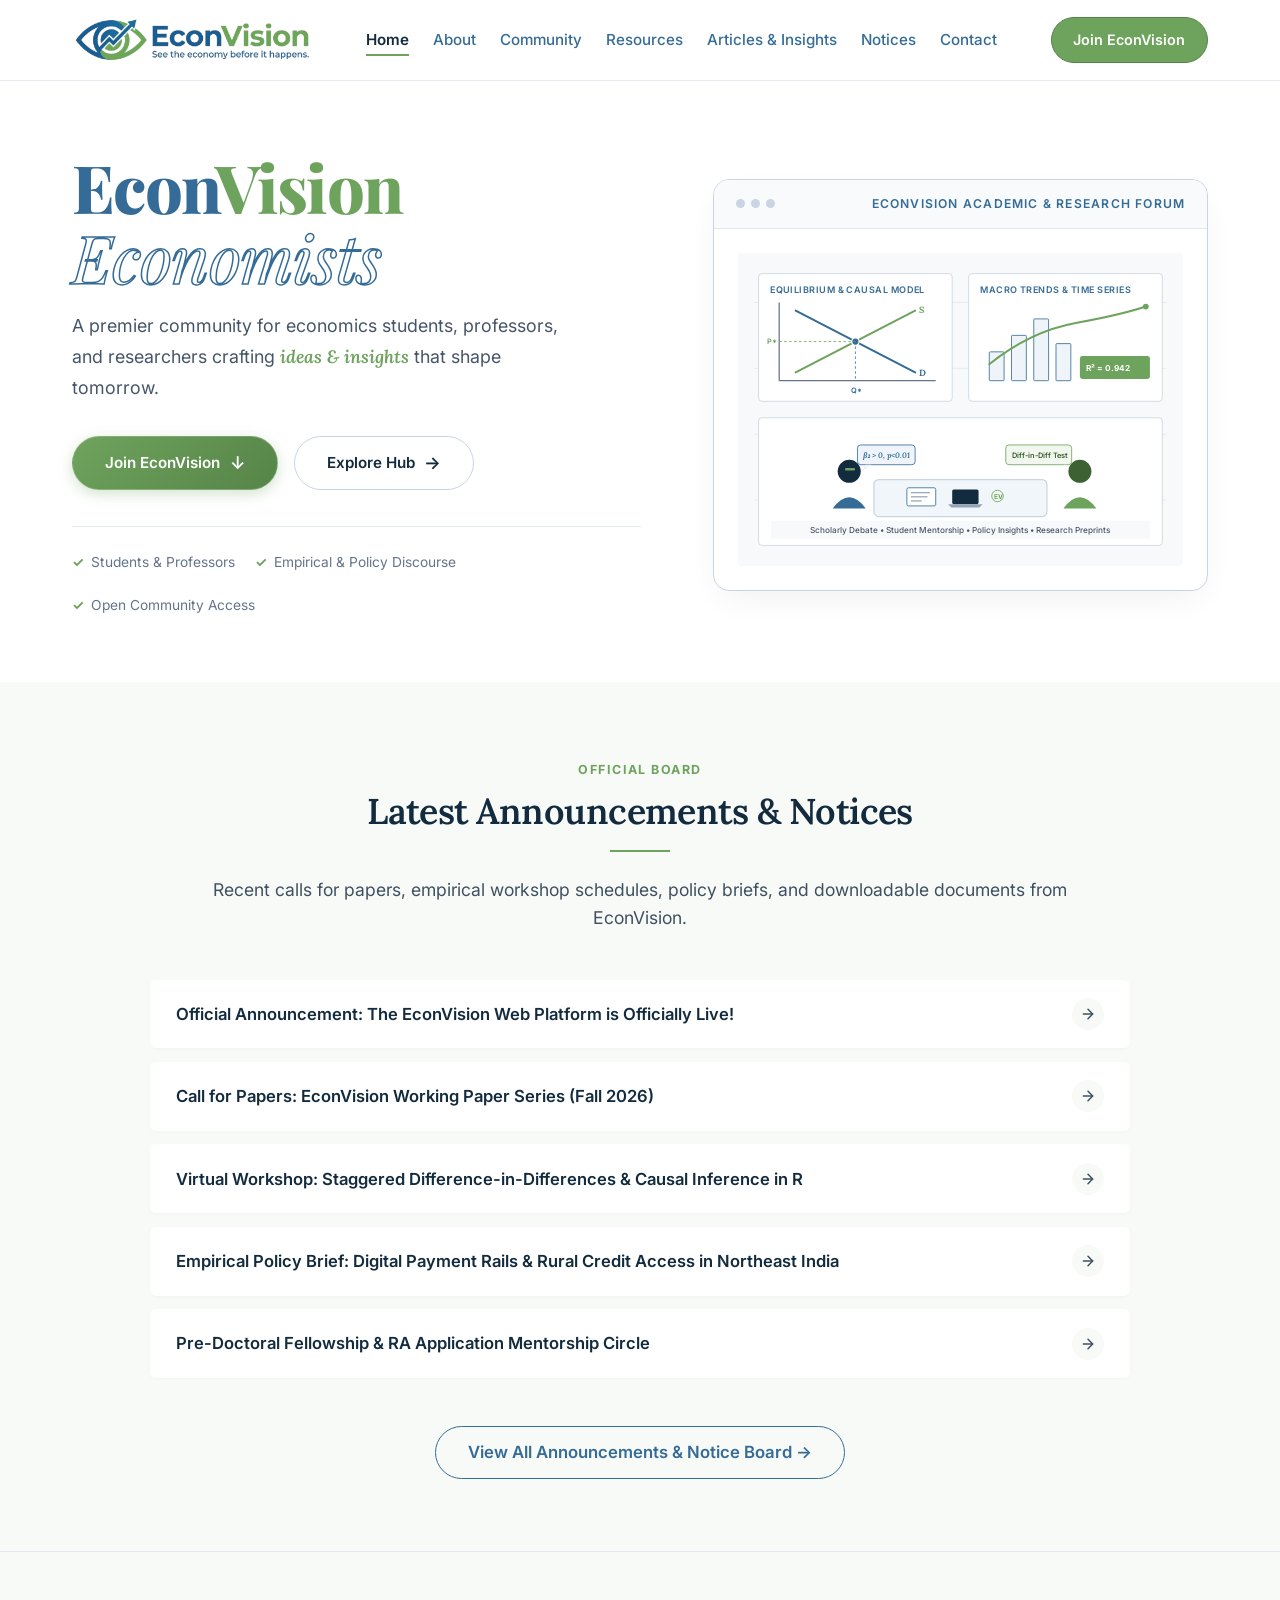
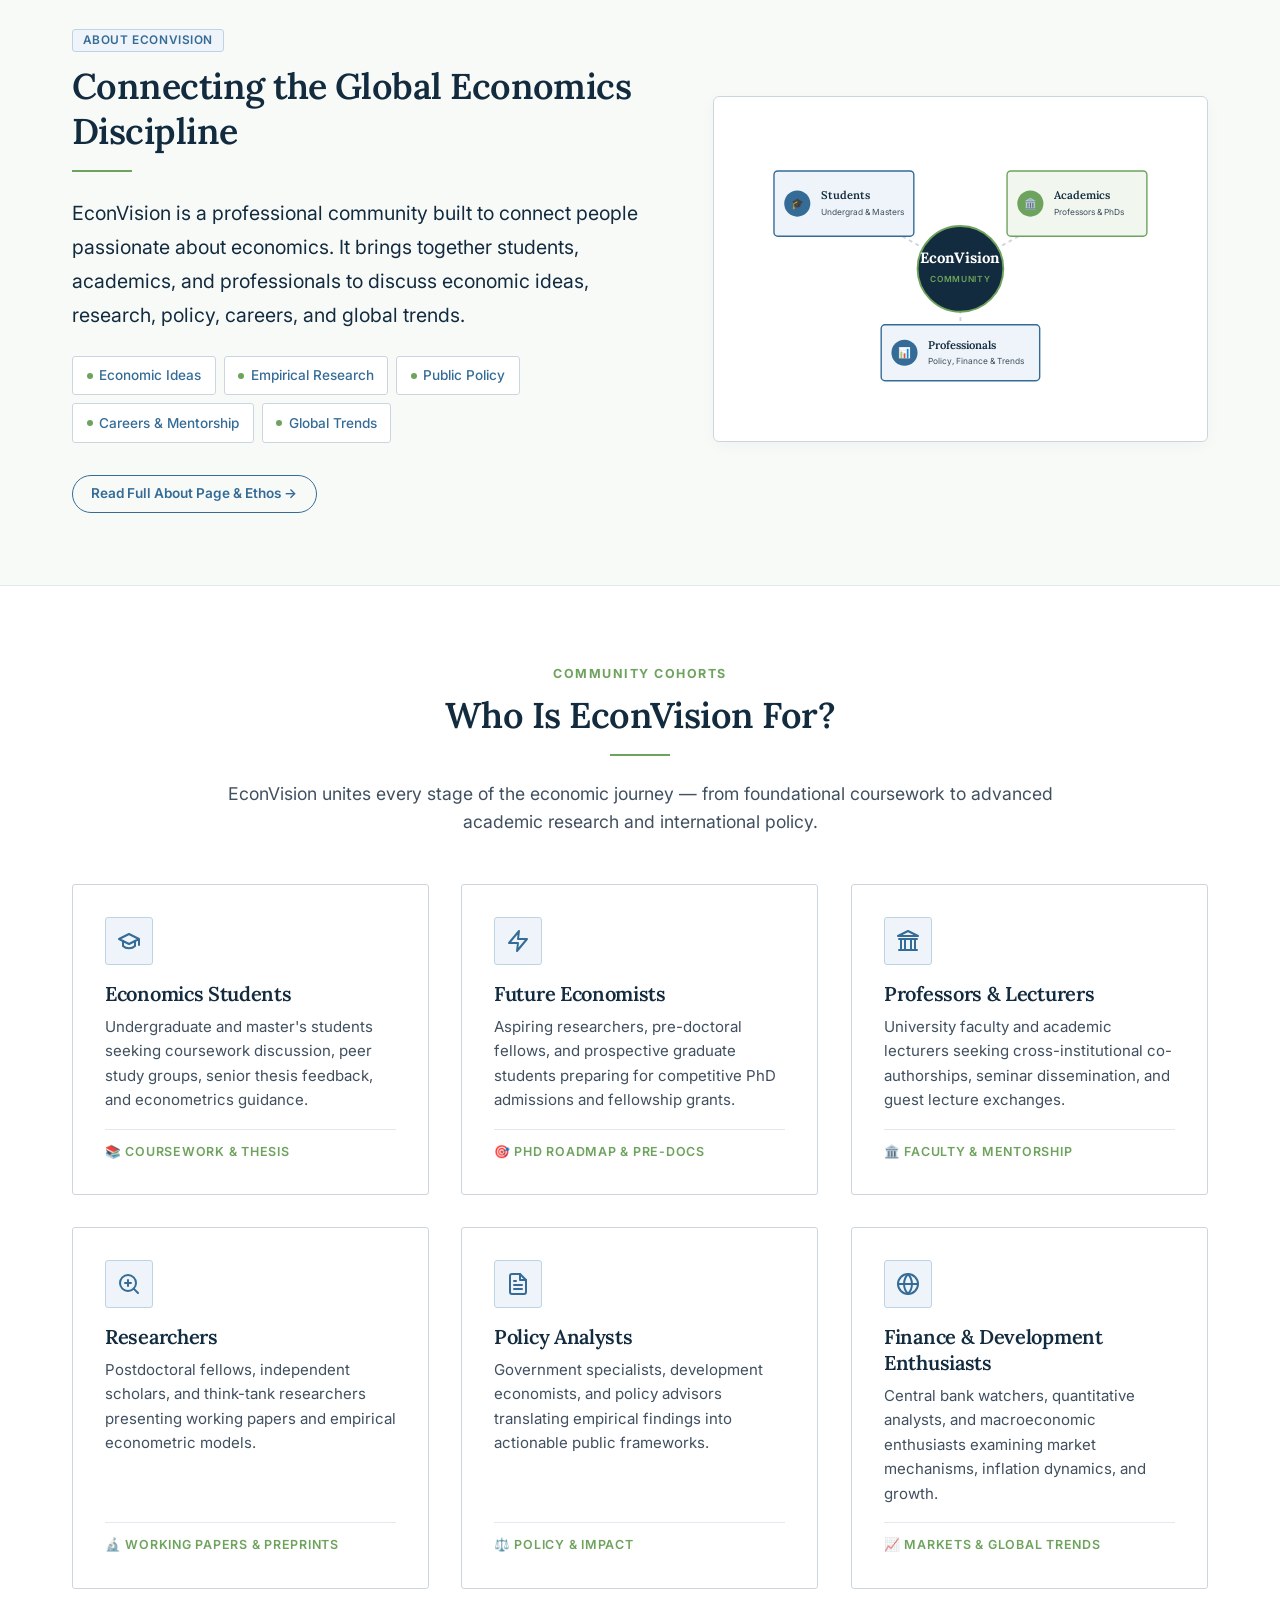
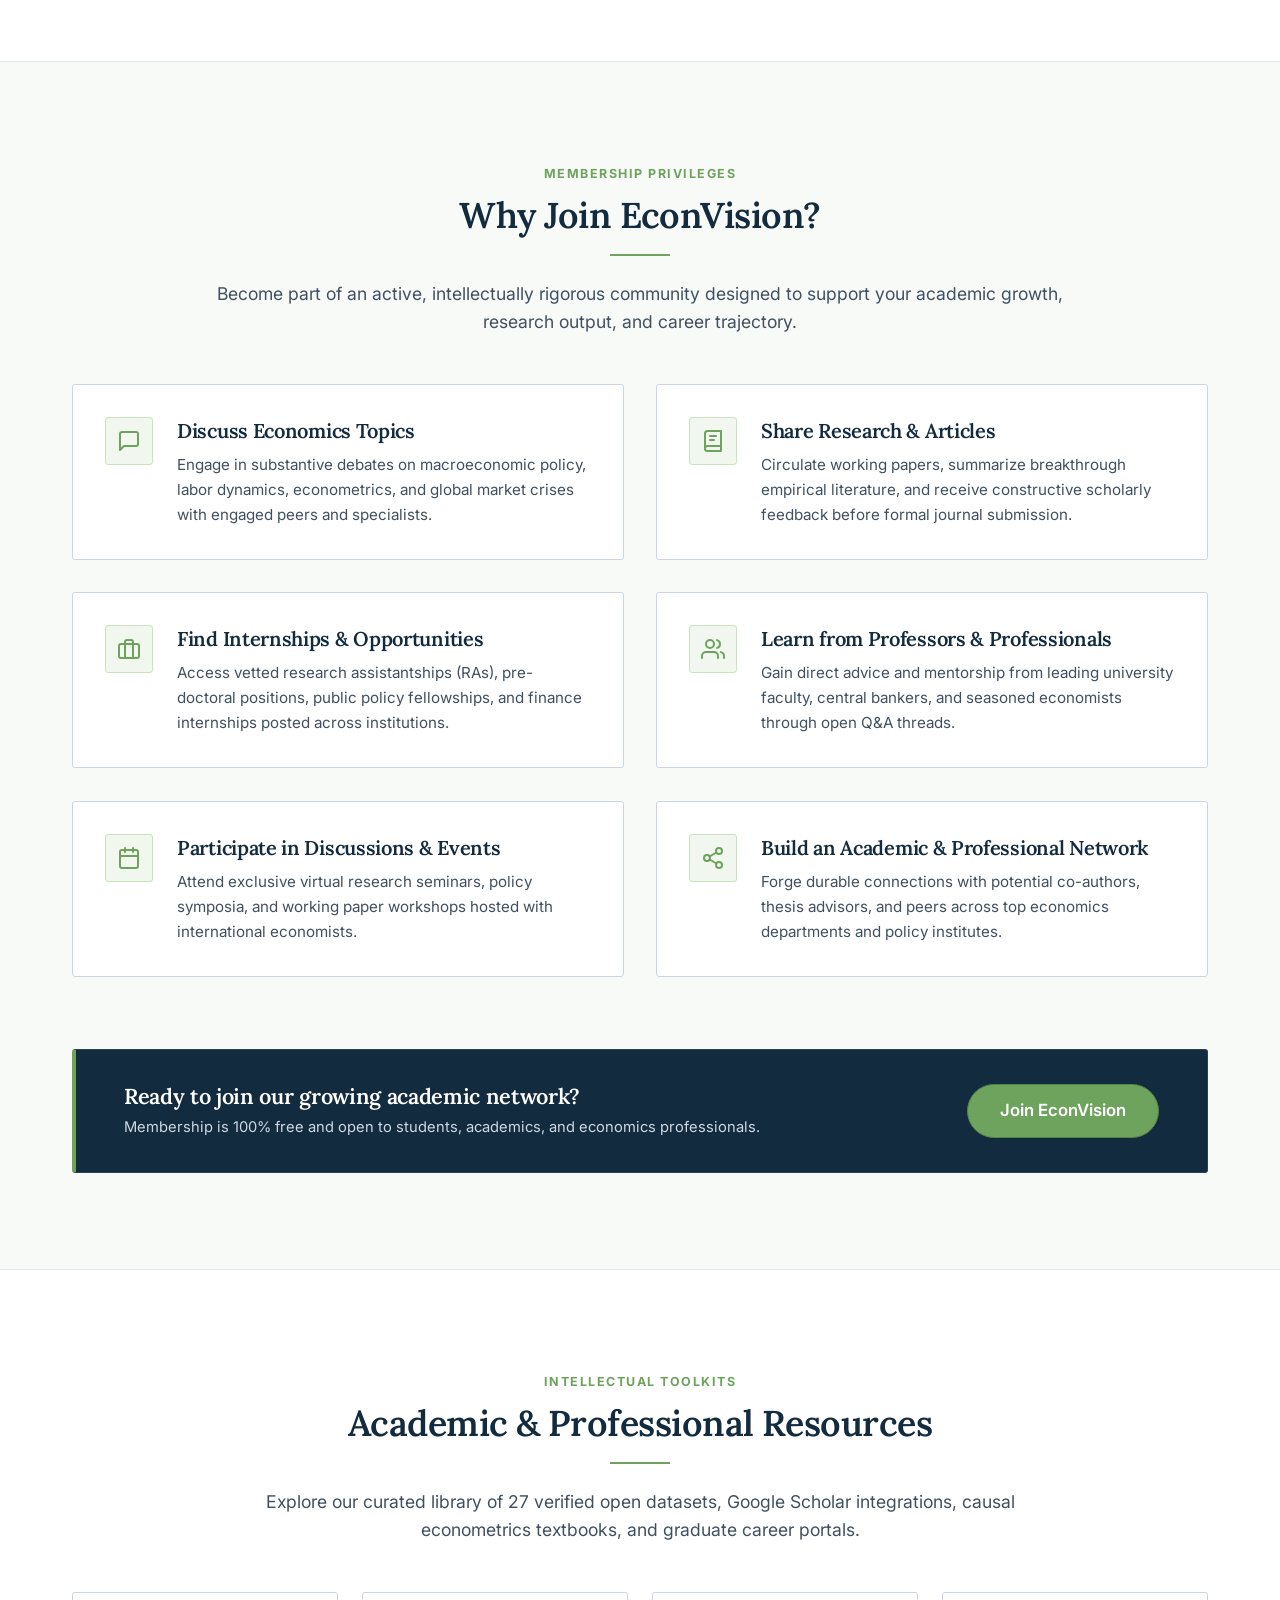
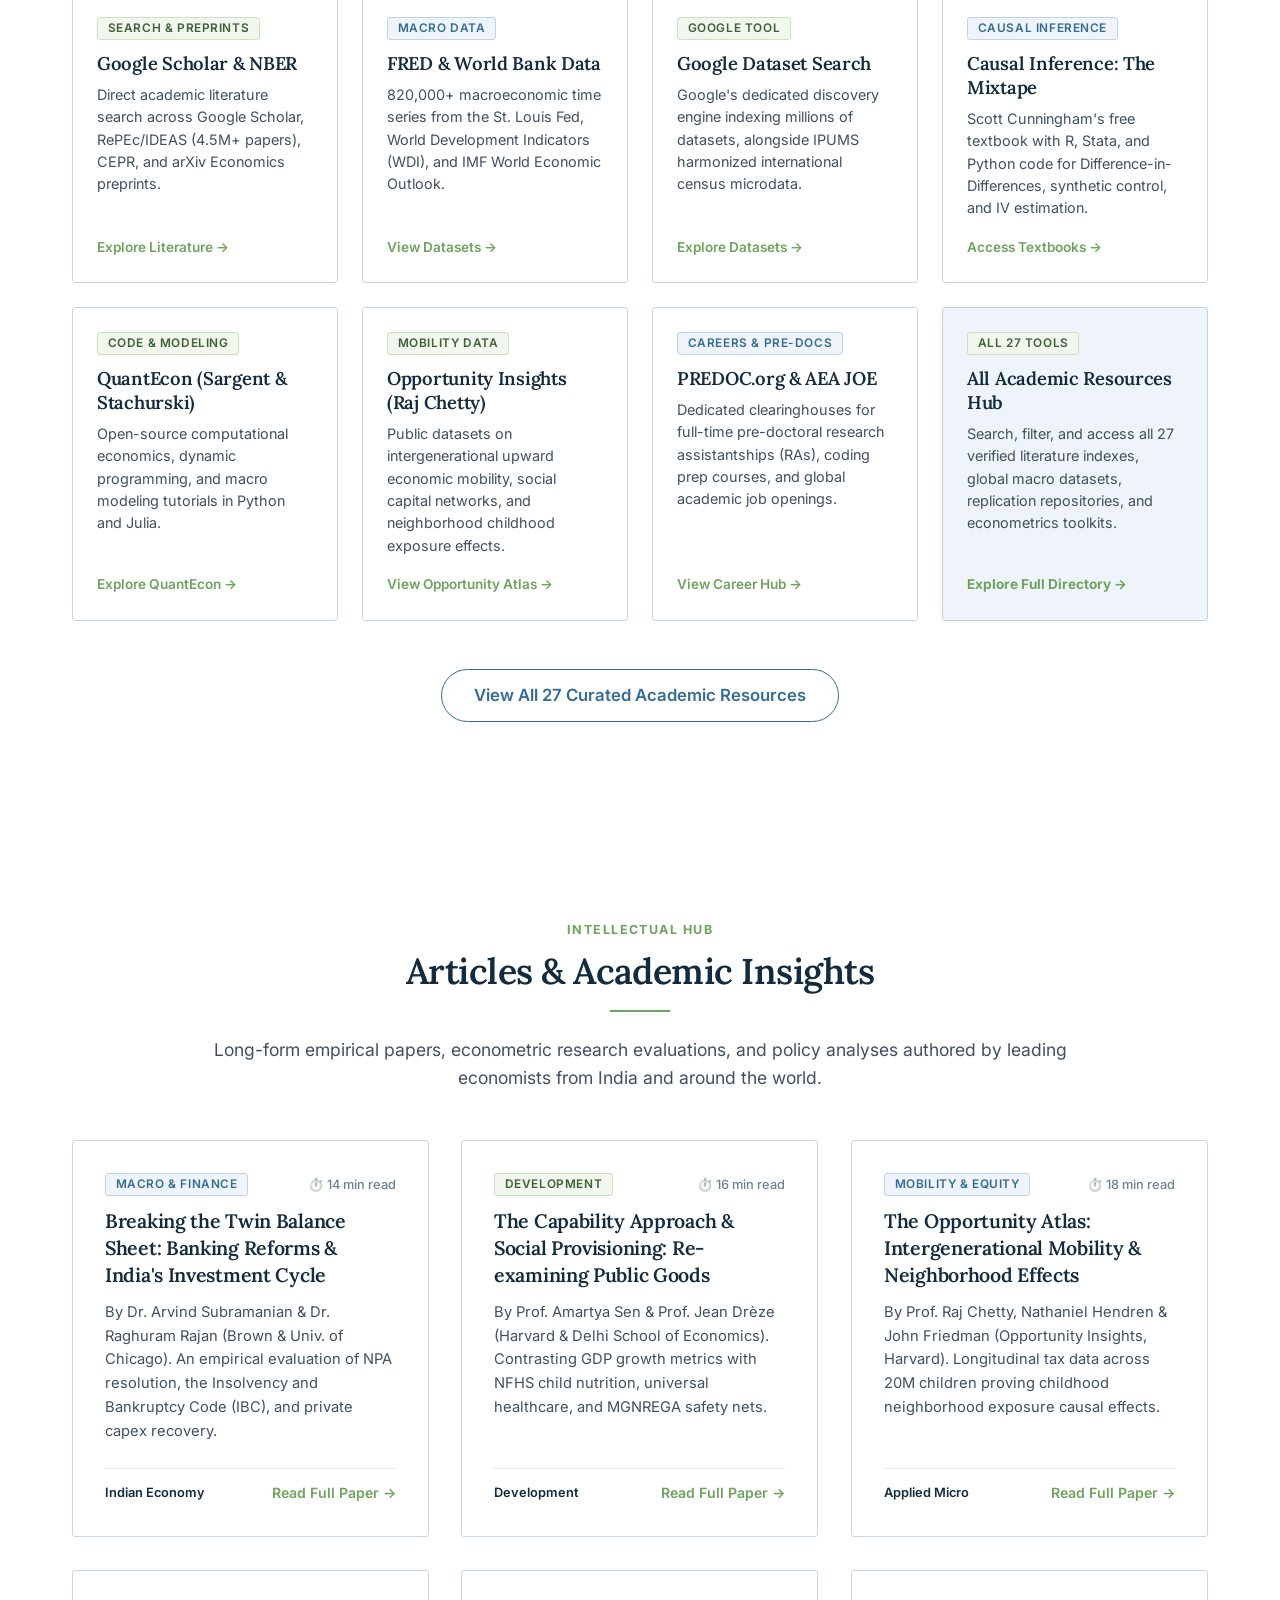
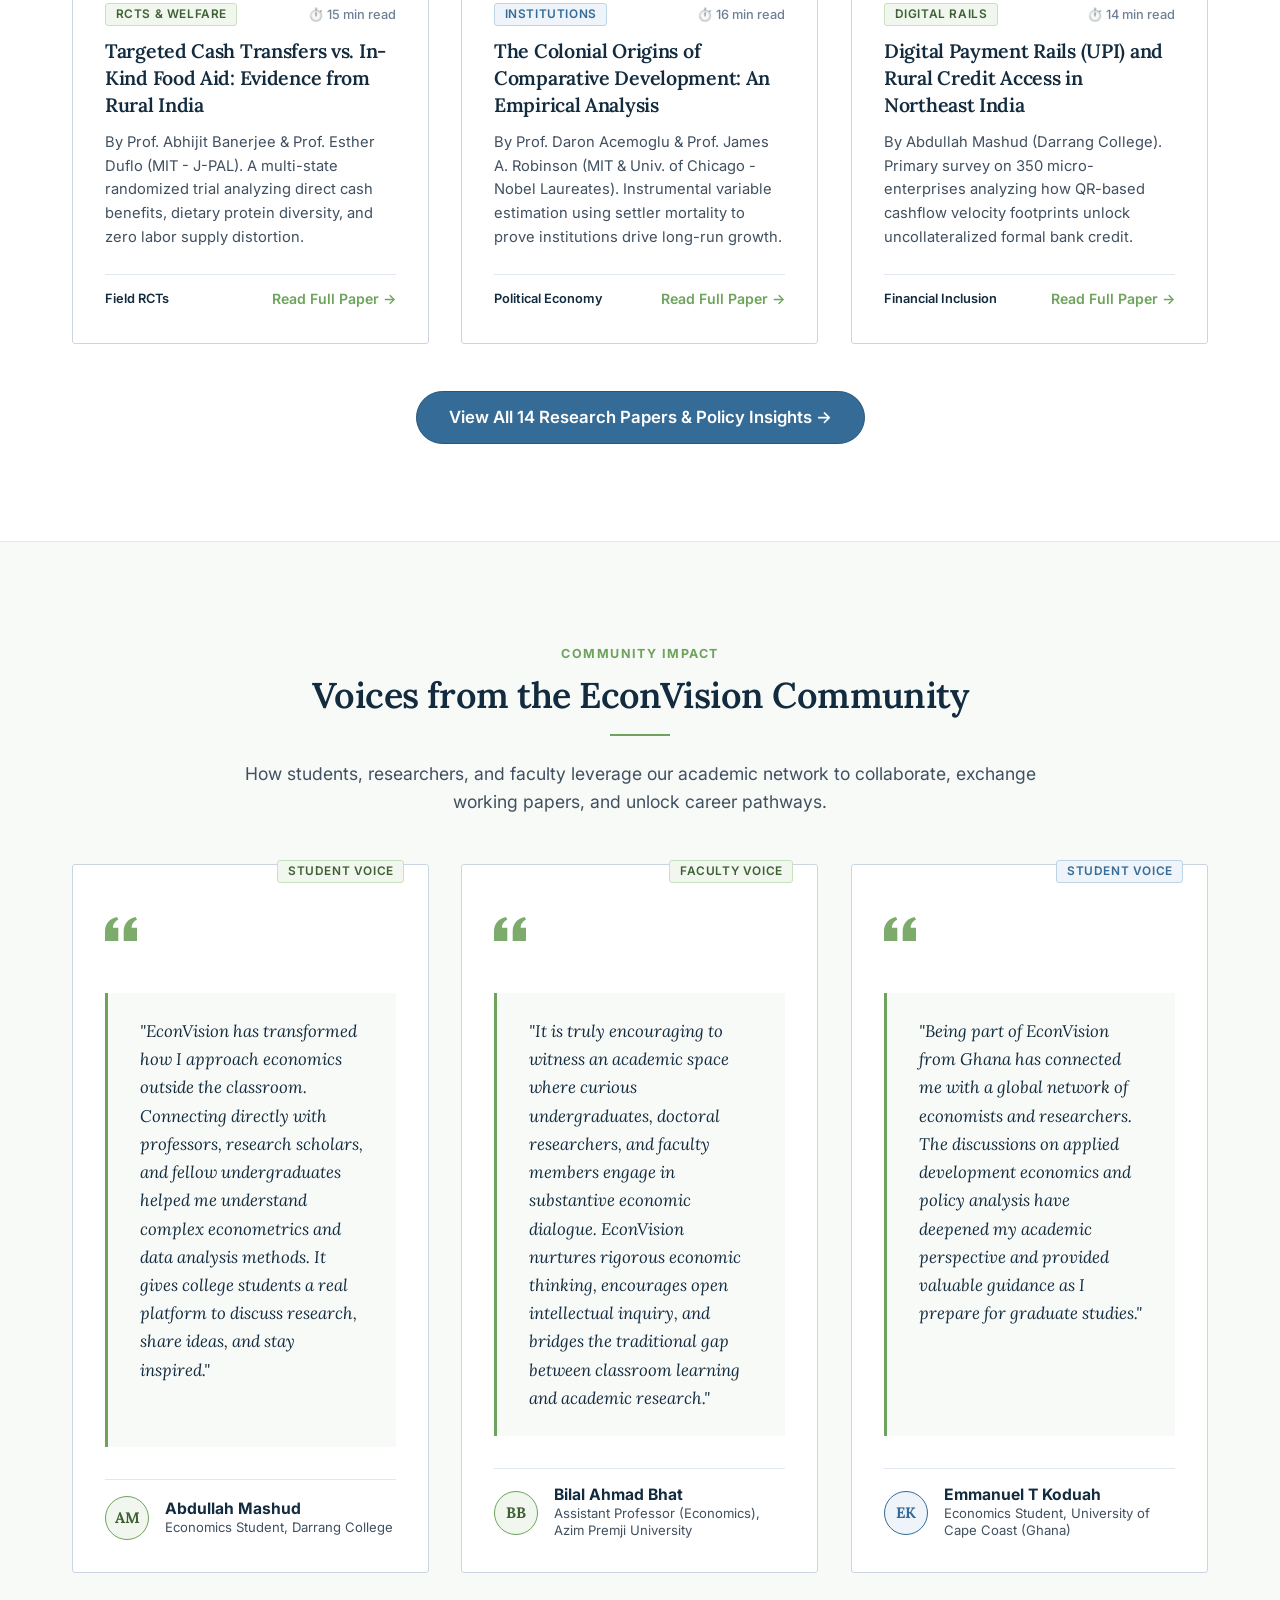
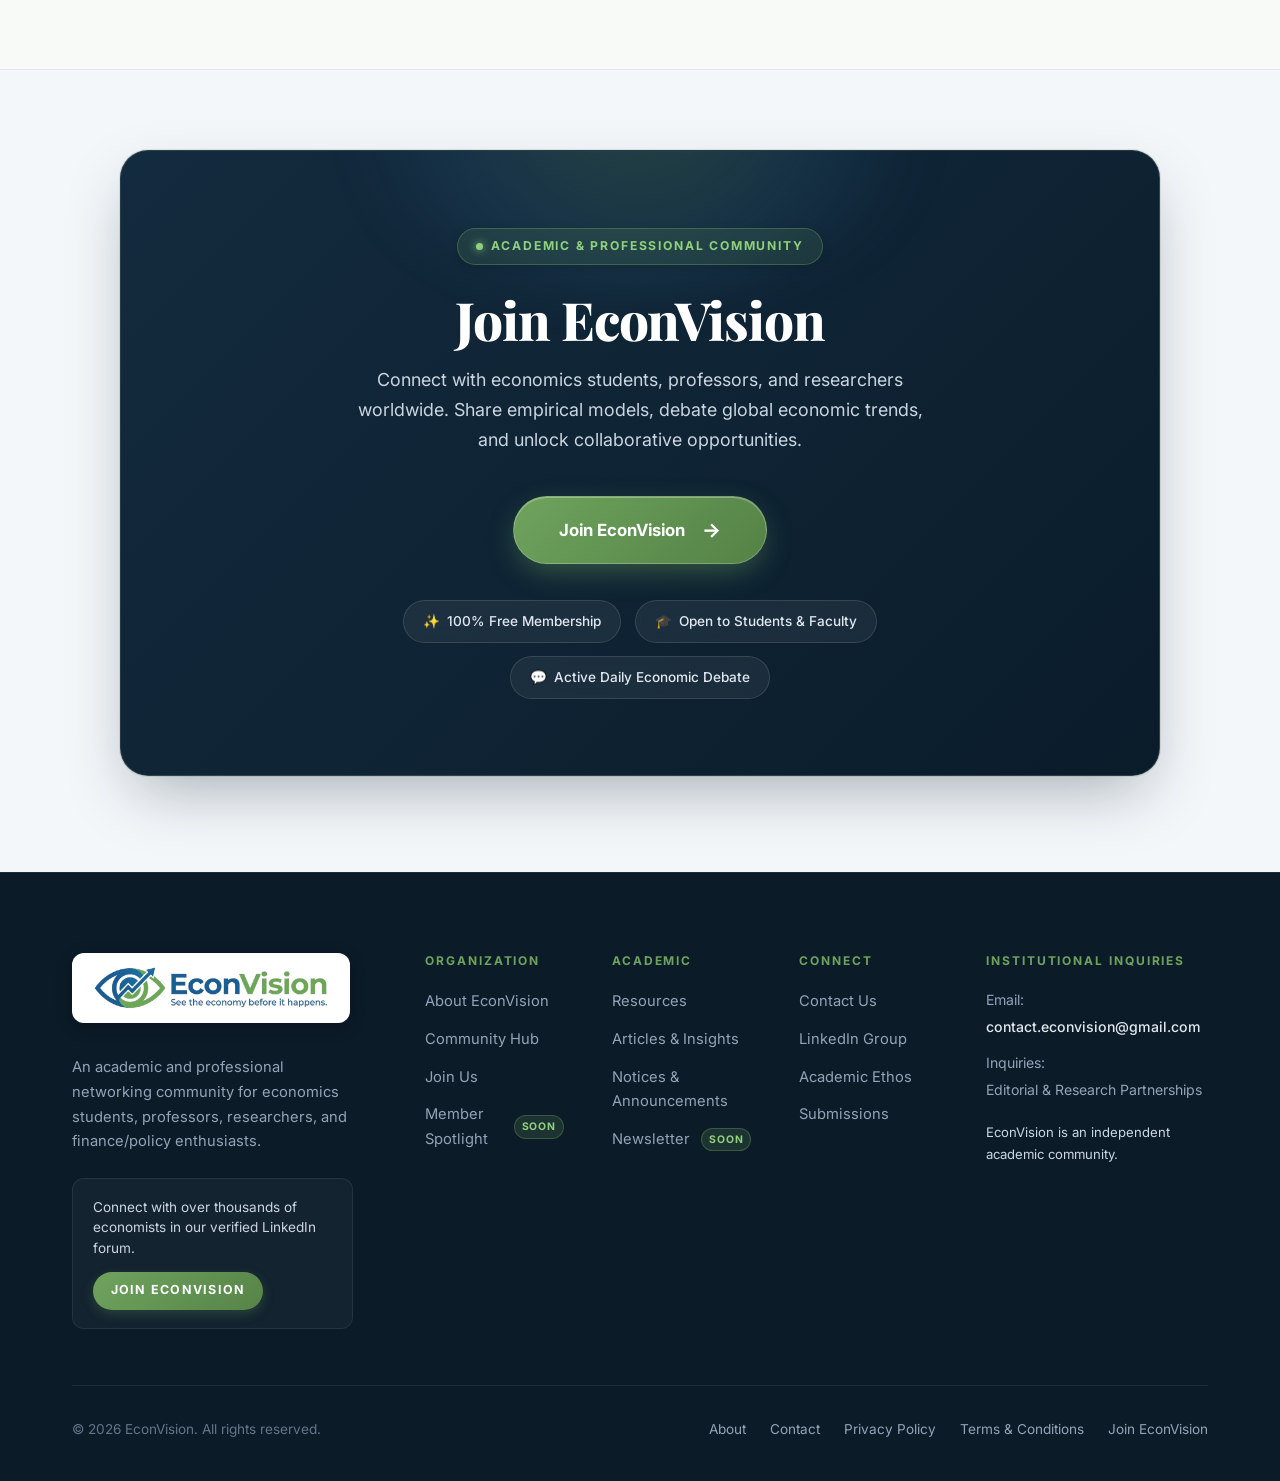
<file: index.html>
<!DOCTYPE html>
<html lang="en">
<head>
  <meta charset="UTF-8">
  <meta name="viewport" content="width=device-width, initial-scale=1.0">
    <title>EconVision | Economics & Policy Scholars Network</title>
  <meta name="description" content="EconVision is a premier professional network connecting economics scholars, policy analysts, researchers, and students for rigorous academic collaboration.">
  <meta name="keywords" content="economics scholars, policy analysts, researchers, professional network, economics community, econometrics, macroeconomics">
  <meta name="author" content="EconVision Community">
  <meta name="robots" content="index, follow">
  <link rel="canonical" href="https://econvision.vercel.app/">

  <!-- Open Graph / Facebook -->
  <meta property="og:type" content="website">
  <meta property="og:site_name" content="EconVision">
  <meta property="og:url" content="https://econvision.vercel.app/">
  <meta property="og:title" content="EconVision | Economics & Policy Scholars Network">
  <meta property="og:description" content="EconVision is a premier professional network connecting economics scholars, policy analysts, researchers, and students for rigorous academic collaboration.">
  <meta property="og:image" content="https://econvision.vercel.app/assets/og-image.jpg">
  <meta property="og:image:width" content="1200">
  <meta property="og:image:height" content="630">
  <meta property="og:image:alt" content="EconVision - Economics & Policy Network">

  <!-- Twitter -->
  <meta name="twitter:card" content="summary_large_image">
  <meta name="twitter:url" content="https://econvision.vercel.app/">
  <meta name="twitter:title" content="EconVision | Economics & Policy Scholars Network">
  <meta name="twitter:description" content="EconVision is a premier professional network connecting economics scholars, policy analysts, researchers, and students for rigorous academic collaboration.">
  <meta name="twitter:image" content="https://econvision.vercel.app/assets/og-image.jpg">
  <meta name="twitter:image:alt" content="EconVision - Economics & Policy Network">

  <!-- Structured Data: Organization & WebSite Schema -->
  <script type="application/ld+json">
  {
    "@context": "https://schema.org",
    "@graph": [
      {
        "@type": "Organization",
        "@id": "https://econvision.vercel.app/#organization",
        "name": "EconVision",
        "url": "https://econvision.vercel.app/",
        "logo": {
          "@type": "ImageObject",
          "url": "https://econvision.vercel.app/logo-original.png",
          "caption": "EconVision Logo"
        },
        "description": "An academic and professional networking community for economics students, professors, researchers, and finance/policy enthusiasts.",
        "sameAs": [
          "https://www.linkedin.com/groups/32720170/",
          "https://chat.whatsapp.com/DaQmRsLxQ8a4c5whbJrasH"
        ],
        "contactPoint": {
          "@type": "ContactPoint",
          "email": "contact.econvision@gmail.com",
          "contactType": "academic coordination"
        }
      },
      {
        "@type": "WebSite",
        "@id": "https://econvision.vercel.app/#website",
        "url": "https://econvision.vercel.app/",
        "name": "EconVision",
        "publisher": {
          "@id": "https://econvision.vercel.app/#organization"
        },
        "inLanguage": "en-US",
        "description": "Academic and professional networking community for economics scholars, researchers, and policy analysts."
      }
    ]
  }
  </script>

  
  <!-- Favicon / Tab Icon -->
  <!-- Browser Tab Favicon -->
  <link rel="icon" type="image/jpeg" href="up.jpeg?v=20260822">
  <link rel="shortcut icon" type="image/jpeg" href="up.jpeg?v=20260822">
  <link rel="apple-touch-icon" href="up.jpeg?v=20260822">

  <link rel="stylesheet" href="css/main.css">
</head>
<body>
  <div class="site-wrapper">
    <!-- Global Sticky Header -->
    <header class="site-header" id="mainHeader">
      <div class="header-container">
        <a href="index.html" class="brand-link" aria-label="EconVision - See the economy before it happens.">
          <img src="logo-original.png" alt="EconVision Logo - See the economy before it happens" class="brand-logo-img">
        </a>

        <!-- Desktop Navigation -->
        <nav class="main-nav" aria-label="Main Navigation">
          <ul class="nav-list">
            <li class="nav-item"><a href="index.html" class="nav-link active">Home</a></li>
            <li class="nav-item"><a href="about.html" class="nav-link">About</a></li>
            <li class="nav-item"><a href="community.html" class="nav-link">Community</a></li>
            <li class="nav-item"><a href="resources.html" class="nav-link">Resources</a></li>
            <li class="nav-item"><a href="articles.html" class="nav-link">Articles &amp; Insights</a></li>
            <li class="nav-item"><a href="notifications.html" class="nav-link">Notices</a></li>
            <li class="nav-item"><a href="contact.html" class="nav-link">Contact</a></li>
          </ul>
        </nav>

        <!-- Header Actions -->
        <div class="header-actions">
          <a href="join.html" class="header-cta-btn">
            <span>Join EconVision</span>
          </a>

          <!-- Mobile Hamburger Toggle -->
          <button type="button" class="mobile-menu-toggle" aria-label="Toggle navigation menu" aria-expanded="false">
            <svg viewBox="0 0 24 24" fill="none" stroke="currentColor" stroke-width="2" stroke-linecap="round" stroke-linejoin="round" aria-hidden="true">
              <line x1="3" y1="12" x2="21" y2="12"></line>
              <line x1="3" y1="6" x2="21" y2="6"></line>
              <line x1="3" y1="18" x2="21" y2="18"></line>
            </svg>
          </button>
        </div>
      </div>

      <!-- Mobile Navigation Drawer -->
      <div class="mobile-drawer" id="mobileDrawer">
        <ul class="mobile-nav-list">
          <li><a href="index.html" class="mobile-nav-link active">Home</a></li>
          <li><a href="about.html" class="mobile-nav-link">About EconVision</a></li>
          <li><a href="community.html" class="mobile-nav-link">Community</a></li>
          <li><a href="resources.html" class="mobile-nav-link">Resources</a></li>
          <li><a href="articles.html" class="mobile-nav-link">Articles &amp; Insights</a></li>
          <li><a href="notifications.html" class="mobile-nav-link">Notices &amp; Announcements</a></li>
          <li><a href="contact.html" class="mobile-nav-link">Contact</a></li>
          <li><a href="spotlight.html" class="mobile-nav-link">Member Spotlight <span class="future-badge">Soon</span></a></li>
          <li><a href="newsletter.html" class="mobile-nav-link">Newsletter <span class="future-badge">Soon</span></a></li>
        </ul>
        <a href="join.html" class="btn btn-green mobile-drawer-cta">
          Join EconVision
        </a>
      </div>
    </header>

    <!-- Main Content Area -->
    <main class="site-main">
      <!-- Scholarly Hero Section -->
      <section class="section hero-section">
        <div class="container">
          <div class="hero-grid">
            <!-- Left: Hero Text Content (Editorial Layout) -->
            <div class="hero-content reveal-on-scroll">
              <h1 class="hero-editorial-headline">
                <span class="hero-title-solid"><span class="title-econ">Econ</span><span class="title-vision">Vision</span></span>
                <span class="hero-title-outline">Economists</span>
              </h1>
              
              <p class="hero-editorial-desc">
                A premier community for economics students, professors, and researchers crafting <em class="editorial-accent-word">ideas &amp; insights</em> that shape tomorrow.
              </p>
              
              <div class="hero-editorial-actions">
                <a href="join.html" class="btn-pill-solid">
                  <span>Join EconVision</span>
                  <span class="btn-pill-arrow">↓</span>
                </a>
                <a href="#about" class="btn-pill-outline">
                  <span>Explore Hub</span>
                  <span class="btn-pill-arrow">→</span>
                </a>
              </div>

              <!-- Trust & Scope Indicators -->
              <div class="hero-trust-bar">
                <div class="hero-trust-item">
                  <span class="hero-trust-icon">✓</span>
                  <span>Students &amp; Professors</span>
                </div>
                <div class="hero-trust-item">
                  <span class="hero-trust-icon">✓</span>
                  <span>Empirical &amp; Policy Discourse</span>
                </div>
                <div class="hero-trust-item">
                  <span class="hero-trust-icon">✓</span>
                  <span>Open Community Access</span>
                </div>
              </div>
            </div>

            <!-- Right: Clean Academic Illustration / Data & Discussion Visual -->
            <div class="hero-visual reveal-on-scroll">
              <div class="hero-visual-card">
                <div class="hero-visual-header">
                  <div class="hero-visual-dots">
                    <span class="hero-visual-dot"></span>
                    <span class="hero-visual-dot"></span>
                    <span class="hero-visual-dot"></span>
                  </div>
                  <span class="hero-visual-title">EconVision Academic & Research Forum</span>
                </div>
                
                <div class="hero-visual-body">
                  <svg class="hero-svg-illustration" viewBox="0 0 540 380" fill="none" xmlns="http://www.w3.org/2000/svg" role="img" aria-label="Illustration of economics students and professors discussing economic charts and empirical models">
                    <!-- Background Canvas Grid -->
                    <rect width="540" height="380" fill="#F8F9FA" rx="4"/>
                    <line x1="20" y1="60" x2="520" y2="60" stroke="#E2E8F0" stroke-width="1"/>
                    <line x1="20" y1="140" x2="520" y2="140" stroke="#E2E8F0" stroke-width="1"/>
                    <line x1="20" y1="220" x2="520" y2="220" stroke="#E2E8F0" stroke-width="1"/>
                    <line x1="20" y1="300" x2="520" y2="300" stroke="#E2E8F0" stroke-width="1"/>

                    <!-- Top Left: Economic Equilibrium Curve Box -->
                    <g transform="translate(25, 25)">
                      <rect width="235" height="155" rx="4" fill="#FFFFFF" stroke="#CBD5E1" stroke-width="1"/>
                      <text x="14" y="24" font-family="Inter, sans-serif" font-size="11" font-weight="600" fill="#356C97" letter-spacing="0.05em">EQUILIBRIUM &amp; CAUSAL MODEL</text>
                      
                      <!-- Chart Axes -->
                      <line x1="25" y1="35" x2="25" y2="130" stroke="#64748B" stroke-width="1.5"/>
                      <line x1="25" y1="130" x2="215" y2="130" stroke="#64748B" stroke-width="1.5"/>
                      
                      <!-- Demand Curve (Exact Theme Blue #356C97) -->
                      <line x1="45" y1="45" x2="190" y2="120" stroke="#356C97" stroke-width="2.5" stroke-linecap="round"/>
                      <text x="195" y="124" font-family="Lora, serif" font-size="11" font-weight="700" fill="#356C97">D</text>

                      <!-- Supply Curve (Exact Theme Green #6EA35D) -->
                      <line x1="45" y1="120" x2="190" y2="45" stroke="#6EA35D" stroke-width="2.5" stroke-linecap="round"/>
                      <text x="195" y="48" font-family="Lora, serif" font-size="11" font-weight="700" fill="#6EA35D">S</text>

                      <!-- Equilibrium Intersection Dot -->
                      <circle cx="117.5" cy="82.5" r="4.5" fill="#356C97" stroke="#FFFFFF" stroke-width="1.5"/>
                      <line x1="117.5" y1="82.5" x2="117.5" y2="130" stroke="#356C97" stroke-width="1" stroke-dasharray="3 3"/>
                      <line x1="25" y1="82.5" x2="117.5" y2="82.5" stroke="#6EA35D" stroke-width="1" stroke-dasharray="3 3"/>
                      
                      <text x="112" y="145" font-family="Inter, sans-serif" font-size="9" font-weight="600" fill="#356C97">Q*</text>
                      <text x="10" y="86" font-family="Inter, sans-serif" font-size="9" font-weight="600" fill="#6EA35D">P*</text>
                    </g>

                    <!-- Top Right: Time-Series & Econometric Regression Box -->
                    <g transform="translate(280, 25)">
                      <rect width="235" height="155" rx="4" fill="#FFFFFF" stroke="#CBD5E1" stroke-width="1"/>
                      <text x="14" y="24" font-family="Inter, sans-serif" font-size="11" font-weight="600" fill="#356C97" letter-spacing="0.05em">MACRO TRENDS &amp; TIME SERIES</text>
                      
                      <!-- Bar Chart Elements -->
                      <rect x="25" y="95" width="18" height="35" fill="#EEF4F9" stroke="#356C97" stroke-width="1" rx="1"/>
                      <rect x="52" y="75" width="18" height="55" fill="#EEF4F9" stroke="#356C97" stroke-width="1" rx="1"/>
                      <rect x="79" y="55" width="18" height="75" fill="#EEF4F9" stroke="#356C97" stroke-width="1" rx="1"/>
                      <rect x="106" y="85" width="18" height="45" fill="#EEF4F9" stroke="#356C97" stroke-width="1" rx="1"/>
                      
                      <!-- Regression Trendline Overlay (Green #6EA35D) -->
                      <path d="M 25 110 Q 75 70, 130 60 T 215 40" fill="none" stroke="#6EA35D" stroke-width="2.5" stroke-linecap="round"/>
                      <circle cx="215" cy="40" r="3.5" fill="#6EA35D"/>
                      
                      <!-- Statistic Tag -->
                      <rect x="135" y="100" width="85" height="28" rx="3" fill="#6EA35D"/>
                      <text x="143" y="118" font-family="Inter, sans-serif" font-size="10" font-weight="700" fill="#FFFFFF">R² = 0.942</text>
                    </g>

                    <!-- Bottom Wide: Discussion & Collaboration Scene -->
                    <g transform="translate(25, 200)">
                      <rect width="490" height="155" rx="4" fill="#FFFFFF" stroke="#CBD5E1" stroke-width="1"/>
                      
                      <!-- Academic Conference Table -->
                      <rect x="140" y="75" width="210" height="45" rx="6" fill="#F0F6FA" stroke="#CBD5E1" stroke-width="1.5"/>
                      
                      <!-- Papers & Laptop on Table -->
                      <rect x="180" y="85" width="35" height="22" rx="2" fill="#FFFFFF" stroke="#356C97" stroke-width="1"/>
                      <line x1="185" y1="91" x2="208" y2="91" stroke="#64748B" stroke-width="1"/>
                      <line x1="185" y1="96" x2="205" y2="96" stroke="#64748B" stroke-width="1"/>
                      <line x1="185" y1="101" x2="198" y2="101" stroke="#64748B" stroke-width="1"/>

                      <rect x="235" y="87" width="32" height="18" rx="2" fill="#132B3E"/>
                      <polygon points="230,105 272,105 268,109 234,109" fill="#94A3B8"/>
                      
                      <circle cx="290" cy="95" r="7" fill="#F1F7EE" stroke="#6EA35D" stroke-width="1"/>
                      <text x="286" y="99" font-family="Inter, sans-serif" font-size="8" font-weight="700" fill="#6EA35D">EV</text>

                      <!-- Professor / Scholar Figure (Left - Blue #356C97) -->
                      <g transform="translate(85, 45)">
                        <!-- Head -->
                        <circle cx="25" cy="20" r="14" fill="#132B3E"/>
                        <!-- Glasses / Feature -->
                        <rect x="20" y="16" width="12" height="3" fill="#6EA35D" rx="1"/>
                        <!-- Body / Suit -->
                        <path d="M 5 65 Q 25 38, 45 65 Z" fill="#356C97"/>
                        <!-- Speech Bubble -->
                        <rect x="35" y="-12" width="70" height="24" rx="4" fill="#EEF4F9" stroke="#356C97" stroke-width="1"/>
                        <text x="42" y="4" font-family="Lora, serif" font-size="9.5" font-style="italic" font-weight="600" fill="#356C97">β₁ &gt; 0, p&lt;0.01</text>
                        <polygon points="45,12 40,20 52,12" fill="#EEF4F9"/>
                      </g>

                      <!-- Student / Researcher Figure (Center-Right - Green #6EA35D) -->
                      <g transform="translate(365, 45)">
                        <!-- Head -->
                        <circle cx="25" cy="20" r="14" fill="#3E6133"/>
                        <!-- Body -->
                        <path d="M 5 65 Q 25 38, 45 65 Z" fill="#6EA35D"/>
                        <!-- Speech Bubble -->
                        <rect x="-65" y="-12" width="80" height="24" rx="4" fill="#F1F7EE" stroke="#6EA35D" stroke-width="1"/>
                        <text x="-58" y="4" font-family="Inter, sans-serif" font-size="9" font-weight="600" fill="#3E6133">Diff-in-Diff Test</text>
                        <polygon points="5,12 12,19 8,12" fill="#F1F7EE"/>
                      </g>

                      <!-- Bottom Caption Banner -->
                      <rect x="15" y="125" width="460" height="22" rx="2" fill="#F8F9FA"/>
                      <text x="245" y="140" font-family="Inter, sans-serif" font-size="10" font-weight="500" fill="#4A5568" text-anchor="middle">
                        Scholarly Debate • Student Mentorship • Policy Insights • Research Preprints
                      </text>
                    </g>
                  </svg>
                </div>
              </div>
            </div>
          </div>
        </div>
      </section>

      <!-- Latest Announcements & Notices Section -->
      <section class="section notifications-home-section" id="announcements" style="background-color: var(--color-bg-alt); border-top: 1px solid var(--color-border-subtle); border-bottom: 1px solid var(--color-border-subtle);">
        <div class="container">
          <div class="section-header text-center reveal-on-scroll">
            <span class="section-eyebrow">Official Board</span>
            <h2 class="section-title">Latest Announcements &amp; Notices</h2>
            <div class="hairline-green center"></div>
            <p class="section-subtitle">
              Recent calls for papers, empirical workshop schedules, policy briefs, and downloadable documents from EconVision.
            </p>
          </div>

          <!-- Dynamic Announcements Teaser List Container -->
          <div class="notifications-home-list" id="homeNotificationsContainer">
            <!-- Rendered dynamically by js/notifications.js -->
          </div>

          <!-- Section Footer Action -->
          <div style="text-align: center;" class="reveal-on-scroll">
            <a href="notifications.html" class="btn btn-outline-navy btn-lg">
              <span>View All Announcements &amp; Notice Board →</span>
            </a>
          </div>
        </div>
      </section>

      <!-- About EconVision Summary Section -->
      <section class="section about-summary-section" id="about">
        <div class="container">
          <div class="about-summary-grid">
            <!-- Left: Confident Concise Summary Text -->
            <div class="about-summary-content reveal-on-scroll">
              <div class="badge badge-navy" style="margin-bottom: var(--space-sm);">About EconVision</div>
              <h2 style="margin-bottom: var(--space-xs);">Connecting the Global Economics Discipline</h2>
              <div class="hairline-green"></div>
              
              <p class="about-summary-text">
                EconVision is a professional community built to connect people passionate about economics. It brings together students, academics, and professionals to discuss economic ideas, research, policy, careers, and global trends.
              </p>

              <!-- Supporting Feature Pills -->
              <div class="about-summary-pills">
                <span class="about-pill"><span class="about-pill-dot"></span> Economic Ideas</span>
                <span class="about-pill"><span class="about-pill-dot"></span> Empirical Research</span>
                <span class="about-pill"><span class="about-pill-dot"></span> Public Policy</span>
                <span class="about-pill"><span class="about-pill-dot"></span> Careers & Mentorship</span>
                <span class="about-pill"><span class="about-pill-dot"></span> Global Trends</span>
              </div>

              <div>
                <a href="about.html" class="btn btn-outline-navy btn-sm">
                  <span>Read Full About Page & Ethos →</span>
                </a>
              </div>
            </div>

            <!-- Right: Supporting Academic Ecosystem Graphic -->
            <div class="reveal-on-scroll">
              <div class="about-graphic-card">
                <svg viewBox="0 0 460 300" fill="none" xmlns="http://www.w3.org/2000/svg" style="width: 100%; height: auto; display: block;" role="img" aria-label="EconVision ecosystem connecting students, academics, and professionals">
                  <!-- Central Hub Connection Lines -->
                  <line x1="105" y1="80" x2="230" y2="150" stroke="#CBD5E1" stroke-width="2" stroke-dasharray="4 4"/>
                  <line x1="355" y1="80" x2="230" y2="150" stroke="#CBD5E1" stroke-width="2" stroke-dasharray="4 4"/>
                  <line x1="230" y1="230" x2="230" y2="150" stroke="#CBD5E1" stroke-width="2" stroke-dasharray="4 4"/>

                  <!-- Central EconVision Emblem Node -->
                  <g transform="translate(230, 150)">
                    <circle r="46" fill="#132B3E" stroke="#6EA35D" stroke-width="2"/>
                    <text text-anchor="middle" y="-6" font-family="Lora, serif" font-size="16" font-weight="700" fill="#FFFFFF">EconVision</text>
                    <text text-anchor="middle" y="14" font-family="Inter, sans-serif" font-size="9" font-weight="600" fill="#6EA35D" letter-spacing="0.08em">COMMUNITY</text>
                  </g>

                  <!-- Node 1: Students (Top Left) -->
                  <g transform="translate(105, 80)">
                    <rect x="-75" y="-35" width="150" height="70" rx="4" fill="#EEF4F9" stroke="#356C97" stroke-width="1.5"/>
                    <circle cx="-50" cy="0" r="14" fill="#356C97"/>
                    <text x="-50" y="4" text-anchor="middle" font-family="Inter, sans-serif" font-size="11" font-weight="700" fill="#FFFFFF">🎓</text>
                    <text x="-25" y="-5" font-family="Lora, serif" font-size="12" font-weight="600" fill="#132B3E">Students</text>
                    <text x="-25" y="12" font-family="Inter, sans-serif" font-size="9" fill="#405060">Undergrad &amp; Masters</text>
                  </g>

                  <!-- Node 2: Academics & Faculty (Top Right) -->
                  <g transform="translate(355, 80)">
                    <rect x="-75" y="-35" width="150" height="70" rx="4" fill="#F1F7EE" stroke="#6EA35D" stroke-width="1.5"/>
                    <circle cx="-50" cy="0" r="14" fill="#6EA35D"/>
                    <text x="-50" y="4" text-anchor="middle" font-family="Inter, sans-serif" font-size="11" font-weight="700" fill="#FFFFFF">🏛️</text>
                    <text x="-25" y="-5" font-family="Lora, serif" font-size="12" font-weight="600" fill="#132B3E">Academics</text>
                    <text x="-25" y="12" font-family="Inter, sans-serif" font-size="9" fill="#405060">Professors &amp; PhDs</text>
                  </g>

                  <!-- Node 3: Professionals & Policy (Bottom Center) -->
                  <g transform="translate(230, 240)">
                    <rect x="-85" y="-30" width="170" height="60" rx="4" fill="#EEF4F9" stroke="#356C97" stroke-width="1.5"/>
                    <circle cx="-60" cy="0" r="14" fill="#356C97"/>
                    <text x="-60" y="4" text-anchor="middle" font-family="Inter, sans-serif" font-size="11" font-weight="700" fill="#FFFFFF">📊</text>
                    <text x="-35" y="-4" font-family="Lora, serif" font-size="12" font-weight="600" fill="#132B3E">Professionals</text>
                    <text x="-35" y="12" font-family="Inter, sans-serif" font-size="9" fill="#405060">Policy, Finance &amp; Trends</text>
                  </g>
                </svg>
              </div>
            </div>
          </div>
        </div>
      </section>

      <!-- Who Is It For? Section -->
      <section class="section" id="who-is-it-for">
        <div class="container">
          <div class="section-header text-center reveal-on-scroll">
            <span class="section-eyebrow">Community Cohorts</span>
            <h2 class="section-title">Who Is EconVision For?</h2>
            <div class="hairline-green center"></div>
            <p class="section-subtitle">
              EconVision unites every stage of the economic journey — from foundational coursework to advanced academic research and international policy.
            </p>
          </div>

          <div class="audience-grid">
            <!-- 1. Economics Students -->
            <div class="audience-card reveal-on-scroll">
              <div class="audience-icon-box">
                <svg width="24" height="24" viewBox="0 0 24 24" fill="none" stroke="currentColor" stroke-width="2" stroke-linecap="round" stroke-linejoin="round" aria-hidden="true">
                  <path d="M22 10v6M2 10l10-5 10 5-10 5z"/>
                  <path d="M6 12v5c3 3 9 3 12 0v-5"/>
                </svg>
              </div>
              <h3 class="audience-card-title">Economics Students</h3>
              <p class="audience-card-text">
                Undergraduate and master's students seeking coursework discussion, peer study groups, senior thesis feedback, and econometrics guidance.
              </p>
              <div class="audience-card-tag">
                <span>📚 Coursework &amp; Thesis</span>
              </div>
            </div>

            <!-- 2. Future Economists -->
            <div class="audience-card reveal-on-scroll">
              <div class="audience-icon-box">
                <svg width="24" height="24" viewBox="0 0 24 24" fill="none" stroke="currentColor" stroke-width="2" stroke-linecap="round" stroke-linejoin="round" aria-hidden="true">
                  <polygon points="13 2 3 14 12 14 11 22 21 10 12 10 13 2"/>
                </svg>
              </div>
              <h3 class="audience-card-title">Future Economists</h3>
              <p class="audience-card-text">
                Aspiring researchers, pre-doctoral fellows, and prospective graduate students preparing for competitive PhD admissions and fellowship grants.
              </p>
              <div class="audience-card-tag">
                <span>🎯 PhD Roadmap &amp; Pre-Docs</span>
              </div>
            </div>

            <!-- 3. Professors and Lecturers -->
            <div class="audience-card reveal-on-scroll">
              <div class="audience-icon-box">
                <svg width="24" height="24" viewBox="0 0 24 24" fill="none" stroke="currentColor" stroke-width="2" stroke-linecap="round" stroke-linejoin="round" aria-hidden="true">
                  <path d="M3 21h18M3 10h18M5 10v11M19 10v11M9 10v11M15 10v11M12 2l10 5H2z"/>
                </svg>
              </div>
              <h3 class="audience-card-title">Professors &amp; Lecturers</h3>
              <p class="audience-card-text">
                University faculty and academic lecturers seeking cross-institutional co-authorships, seminar dissemination, and guest lecture exchanges.
              </p>
              <div class="audience-card-tag">
                <span>🏛️ Faculty &amp; Mentorship</span>
              </div>
            </div>

            <!-- 4. Researchers -->
            <div class="audience-card reveal-on-scroll">
              <div class="audience-icon-box">
                <svg width="24" height="24" viewBox="0 0 24 24" fill="none" stroke="currentColor" stroke-width="2" stroke-linecap="round" stroke-linejoin="round" aria-hidden="true">
                  <circle cx="11" cy="11" r="8"/>
                  <line x1="21" y1="21" x2="16.65" y2="16.65"/>
                  <line x1="11" y1="8" x2="11" y2="14"/>
                  <line x1="8" y1="11" x2="14" y2="11"/>
                </svg>
              </div>
              <h3 class="audience-card-title">Researchers</h3>
              <p class="audience-card-text">
                Postdoctoral fellows, independent scholars, and think-tank researchers presenting working papers and empirical econometric models.
              </p>
              <div class="audience-card-tag">
                <span>🔬 Working Papers &amp; Preprints</span>
              </div>
            </div>

            <!-- 5. Policy Analysts -->
            <div class="audience-card reveal-on-scroll">
              <div class="audience-icon-box">
                <svg width="24" height="24" viewBox="0 0 24 24" fill="none" stroke="currentColor" stroke-width="2" stroke-linecap="round" stroke-linejoin="round" aria-hidden="true">
                  <path d="M14 2H6a2 2 0 0 0-2 2v16a2 2 0 0 0 2 2h12a2 2 0 0 0 2-2V8z"/>
                  <polyline points="14 2 14 8 20 8"/>
                  <line x1="16" y1="13" x2="8" y2="13"/>
                  <line x1="16" y1="17" x2="8" y2="17"/>
                  <polyline points="10 9 9 9 8 9"/>
                </svg>
              </div>
              <h3 class="audience-card-title">Policy Analysts</h3>
              <p class="audience-card-text">
                Government specialists, development economists, and policy advisors translating empirical findings into actionable public frameworks.
              </p>
              <div class="audience-card-tag">
                <span>⚖️ Policy &amp; Impact</span>
              </div>
            </div>

            <!-- 6. Finance and Development Enthusiasts -->
            <div class="audience-card reveal-on-scroll">
              <div class="audience-icon-box">
                <svg width="24" height="24" viewBox="0 0 24 24" fill="none" stroke="currentColor" stroke-width="2" stroke-linecap="round" stroke-linejoin="round" aria-hidden="true">
                  <circle cx="12" cy="12" r="10"/>
                  <line x1="2" y1="12" x2="22" y2="12"/>
                  <path d="M12 2a15.3 15.3 0 0 1 4 10 15.3 15.3 0 0 1-4 10 15.3 15.3 0 0 1-4-10 15.3 15.3 0 0 1 4-10z"/>
                </svg>
              </div>
              <h3 class="audience-card-title">Finance &amp; Development Enthusiasts</h3>
              <p class="audience-card-text">
                Central bank watchers, quantitative analysts, and macroeconomic enthusiasts examining market mechanisms, inflation dynamics, and growth.
              </p>
              <div class="audience-card-tag">
                <span>📈 Markets &amp; Global Trends</span>
              </div>
            </div>
          </div>
        </div>
      </section>

      <!-- Why Join EconVision? Benefits Section -->
      <section class="section benefits-section" id="why-join">
        <div class="container">
          <div class="section-header text-center reveal-on-scroll">
            <span class="section-eyebrow">Membership Privileges</span>
            <h2 class="section-title">Why Join EconVision?</h2>
            <div class="hairline-green center"></div>
            <p class="section-subtitle">
              Become part of an active, intellectually rigorous community designed to support your academic growth, research output, and career trajectory.
            </p>
          </div>

          <div class="benefits-grid">
            <!-- Benefit 1: Discuss Economics Topics -->
            <div class="benefit-card reveal-on-scroll">
              <div class="benefit-icon-wrapper">
                <svg width="24" height="24" viewBox="0 0 24 24" fill="none" stroke="currentColor" stroke-width="2" stroke-linecap="round" stroke-linejoin="round" aria-hidden="true">
                  <path d="M21 15a2 2 0 0 1-2 2H7l-4 4V5a2 2 0 0 1 2-2h14a2 2 0 0 1 2 2z"/>
                </svg>
              </div>
              <div class="benefit-content">
                <h3 class="benefit-title">Discuss Economics Topics</h3>
                <p class="benefit-description">
                  Engage in substantive debates on macroeconomic policy, labor dynamics, econometrics, and global market crises with engaged peers and specialists.
                </p>
              </div>
            </div>

            <!-- Benefit 2: Share Research and Articles -->
            <div class="benefit-card reveal-on-scroll">
              <div class="benefit-icon-wrapper">
                <svg width="24" height="24" viewBox="0 0 24 24" fill="none" stroke="currentColor" stroke-width="2" stroke-linecap="round" stroke-linejoin="round" aria-hidden="true">
                  <path d="M4 19.5A2.5 2.5 0 0 1 6.5 17H20"/>
                  <path d="M6.5 2H20v20H6.5A2.5 2.5 0 0 1 4 19.5v-15A2.5 2.5 0 0 1 6.5 2z"/>
                  <line x1="9" y1="7" x2="15" y2="7"/>
                  <line x1="9" y1="11" x2="13" y2="11"/>
                </svg>
              </div>
              <div class="benefit-content">
                <h3 class="benefit-title">Share Research &amp; Articles</h3>
                <p class="benefit-description">
                  Circulate working papers, summarize breakthrough empirical literature, and receive constructive scholarly feedback before formal journal submission.
                </p>
              </div>
            </div>

            <!-- Benefit 3: Find Internships and Opportunities -->
            <div class="benefit-card reveal-on-scroll">
              <div class="benefit-icon-wrapper">
                <svg width="24" height="24" viewBox="0 0 24 24" fill="none" stroke="currentColor" stroke-width="2" stroke-linecap="round" stroke-linejoin="round" aria-hidden="true">
                  <rect x="2" y="7" width="20" height="14" rx="2" ry="2"/>
                  <path d="M16 21V5a2 2 0 0 0-2-2h-4a2 2 0 0 0-2 2v16"/>
                </svg>
              </div>
              <div class="benefit-content">
                <h3 class="benefit-title">Find Internships &amp; Opportunities</h3>
                <p class="benefit-description">
                  Access vetted research assistantships (RAs), pre-doctoral positions, public policy fellowships, and finance internships posted across institutions.
                </p>
              </div>
            </div>

            <!-- Benefit 4: Learn from Professors and Professionals -->
            <div class="benefit-card reveal-on-scroll">
              <div class="benefit-icon-wrapper">
                <svg width="24" height="24" viewBox="0 0 24 24" fill="none" stroke="currentColor" stroke-width="2" stroke-linecap="round" stroke-linejoin="round" aria-hidden="true">
                  <path d="M17 21v-2a4 4 0 0 0-4-4H5a4 4 0 0 0-4 4v2"/>
                  <circle cx="9" cy="7" r="4"/>
                  <path d="M23 21v-2a4 4 0 0 0-3-3.87"/>
                  <path d="M16 3.13a4 4 0 0 1 0 7.75"/>
                </svg>
              </div>
              <div class="benefit-content">
                <h3 class="benefit-title">Learn from Professors &amp; Professionals</h3>
                <p class="benefit-description">
                  Gain direct advice and mentorship from leading university faculty, central bankers, and seasoned economists through open Q&amp;A threads.
                </p>
              </div>
            </div>

            <!-- Benefit 5: Participate in Discussions and Events -->
            <div class="benefit-card reveal-on-scroll">
              <div class="benefit-icon-wrapper">
                <svg width="24" height="24" viewBox="0 0 24 24" fill="none" stroke="currentColor" stroke-width="2" stroke-linecap="round" stroke-linejoin="round" aria-hidden="true">
                  <rect x="3" y="4" width="18" height="18" rx="2" ry="2"/>
                  <line x1="16" y1="2" x2="16" y2="6"/>
                  <line x1="8" y1="2" x2="8" y2="6"/>
                  <line x1="3" y1="10" x2="21" y2="10"/>
                </svg>
              </div>
              <div class="benefit-content">
                <h3 class="benefit-title">Participate in Discussions &amp; Events</h3>
                <p class="benefit-description">
                  Attend exclusive virtual research seminars, policy symposia, and working paper workshops hosted with international economists.
                </p>
              </div>
            </div>

            <!-- Benefit 6: Build an Academic and Professional Network -->
            <div class="benefit-card reveal-on-scroll">
              <div class="benefit-icon-wrapper">
                <svg width="24" height="24" viewBox="0 0 24 24" fill="none" stroke="currentColor" stroke-width="2" stroke-linecap="round" stroke-linejoin="round" aria-hidden="true">
                  <circle cx="18" cy="5" r="3"/>
                  <circle cx="6" cy="12" r="3"/>
                  <circle cx="18" cy="19" r="3"/>
                  <line x1="8.59" y1="13.51" x2="15.42" y2="17.49"/>
                  <line x1="15.41" y1="6.51" x2="8.59" y2="10.49"/>
                </svg>
              </div>
              <div class="benefit-content">
                <h3 class="benefit-title">Build an Academic &amp; Professional Network</h3>
                <p class="benefit-description">
                  Forge durable connections with potential co-authors, thesis advisors, and peers across top economics departments and policy institutes.
                </p>
              </div>
            </div>
          </div>

          <!-- Bottom Summary Banner -->
          <div class="benefits-cta-banner reveal-on-scroll">
            <div class="benefits-cta-text">
              <h3>Ready to join our growing academic network?</h3>
              <p>Membership is 100% free and open to students, academics, and economics professionals.</p>
            </div>
            <a href="join.html" class="btn btn-green btn-lg">
              <span>Join EconVision</span>
            </a>
          </div>
        </div>
      </section>

      <!-- Resources Teaser Section -->
      <section class="section resources-teaser-section" id="resources-preview">
        <div class="container">
          <div class="section-header text-center reveal-on-scroll">
            <span class="section-eyebrow">Intellectual Toolkits</span>
            <h2 class="section-title">Academic &amp; Professional Resources</h2>
            <div class="hairline-green center"></div>
            <p class="section-subtitle">
              Explore our curated library of 27 verified open datasets, Google Scholar integrations, causal econometrics textbooks, and graduate career portals.
            </p>
          </div>

          <div class="resources-teaser-grid">
            <!-- 1. Google Scholar & Literature -->
            <div class="resource-teaser-card reveal-on-scroll">
              <div class="resource-teaser-top">
                <span class="badge badge-green">Search &amp; Preprints</span>
              </div>
              <h3 class="resource-teaser-title"><a href="resources.html#cat-literature">Google Scholar &amp; NBER</a></h3>
              <p class="resource-teaser-desc">
                Direct academic literature search across Google Scholar, RePEc/IDEAS (4.5M+ papers), CEPR, and arXiv Economics preprints.
              </p>
              <a href="resources.html#cat-literature" class="resource-teaser-link">Explore Literature →</a>
            </div>

            <!-- 2. FRED & Macro Datasets -->
            <div class="resource-teaser-card reveal-on-scroll">
              <div class="resource-teaser-top">
                <span class="badge badge-navy">Macro Data</span>
              </div>
              <h3 class="resource-teaser-title"><a href="resources.html#cat-datasets">FRED &amp; World Bank Data</a></h3>
              <p class="resource-teaser-desc">
                820,000+ macroeconomic time series from the St. Louis Fed, World Development Indicators (WDI), and IMF World Economic Outlook.
              </p>
              <a href="resources.html#cat-datasets" class="resource-teaser-link">View Datasets →</a>
            </div>

            <!-- 3. Google Dataset Search & Microdata -->
            <div class="resource-teaser-card reveal-on-scroll">
              <div class="resource-teaser-top">
                <span class="badge badge-green">Google Tool</span>
              </div>
              <h3 class="resource-teaser-title"><a href="resources.html#cat-datasets">Google Dataset Search</a></h3>
              <p class="resource-teaser-desc">
                Google's dedicated discovery engine indexing millions of datasets, alongside IPUMS harmonized international census microdata.
              </p>
              <a href="resources.html#cat-datasets" class="resource-teaser-link">Explore Datasets →</a>
            </div>

            <!-- 4. Econometrics & Code -->
            <div class="resource-teaser-card reveal-on-scroll">
              <div class="resource-teaser-top">
                <span class="badge badge-navy">Causal Inference</span>
              </div>
              <h3 class="resource-teaser-title"><a href="resources.html#cat-econometrics">Causal Inference: The Mixtape</a></h3>
              <p class="resource-teaser-desc">
                Scott Cunningham's free textbook with R, Stata, and Python code for Difference-in-Differences, synthetic control, and IV estimation.
              </p>
              <a href="resources.html#cat-econometrics" class="resource-teaser-link">Access Textbooks →</a>
            </div>

            <!-- 5. QuantEcon & Computational Economics -->
            <div class="resource-teaser-card reveal-on-scroll">
              <div class="resource-teaser-top">
                <span class="badge badge-green">Code &amp; Modeling</span>
              </div>
              <h3 class="resource-teaser-title"><a href="resources.html#cat-econometrics">QuantEcon (Sargent &amp; Stachurski)</a></h3>
              <p class="resource-teaser-desc">
                Open-source computational economics, dynamic programming, and macro modeling tutorials in Python and Julia.
              </p>
              <a href="resources.html#cat-econometrics" class="resource-teaser-link">Explore QuantEcon →</a>
            </div>

            <!-- 6. Opportunity Insights Lab -->
            <div class="resource-teaser-card reveal-on-scroll">
              <div class="resource-teaser-top">
                <span class="badge badge-green">Mobility Data</span>
              </div>
              <h3 class="resource-teaser-title"><a href="resources.html#cat-datasets">Opportunity Insights (Raj Chetty)</a></h3>
              <p class="resource-teaser-desc">
                Public datasets on intergenerational upward economic mobility, social capital networks, and neighborhood childhood exposure effects.
              </p>
              <a href="resources.html#cat-datasets" class="resource-teaser-link">View Opportunity Atlas →</a>
            </div>

            <!-- 7. Pre-Doc & Career Portals -->
            <div class="resource-teaser-card reveal-on-scroll">
              <div class="resource-teaser-top">
                <span class="badge badge-navy">Careers &amp; Pre-Docs</span>
              </div>
              <h3 class="resource-teaser-title"><a href="resources.html#cat-career">PREDOC.org &amp; AEA JOE</a></h3>
              <p class="resource-teaser-desc">
                Dedicated clearinghouses for full-time pre-doctoral research assistantships (RAs), coding prep courses, and global academic job openings.
              </p>
              <a href="resources.html#cat-career" class="resource-teaser-link">View Career Hub →</a>
            </div>

            <!-- 8. Complete Repository Hub -->
            <div class="resource-teaser-card resource-teaser-card-highlight reveal-on-scroll">
              <div class="resource-teaser-top">
                <span class="badge badge-green">All 27 Tools</span>
              </div>
              <h3 class="resource-teaser-title"><a href="resources.html">All Academic Resources Hub</a></h3>
              <p class="resource-teaser-desc">
                Search, filter, and access all 27 verified literature indexes, global macro datasets, replication repositories, and econometrics toolkits.
              </p>
              <a href="resources.html" class="resource-teaser-link" style="font-weight: 700;">Explore Full Directory →</a>
            </div>
          </div>

          <div style="text-align: center;" class="reveal-on-scroll">
            <a href="resources.html" class="btn btn-outline-navy btn-lg">
              <span>View All 27 Curated Academic Resources</span>
            </a>
          </div>
        </div>
      </section>

      <!-- Articles & Insights Homepage Knowledge Hub Section -->
      <section class="section articles-preview-section" id="articles-preview">
        <div class="container">
          <div class="section-header text-center reveal-on-scroll">
            <span class="section-eyebrow">Intellectual Hub</span>
            <h2 class="section-title">Articles &amp; Academic Insights</h2>
            <div class="hairline-green center"></div>
            <p class="section-subtitle">
              Long-form empirical papers, econometric research evaluations, and policy analyses authored by leading economists from India and around the world.
            </p>
          </div>

          <div class="articles-preview-grid">
            <!-- 1. Rajan & Subramanian -->
            <article class="article-preview-card reveal-on-scroll">
              <div class="article-preview-meta">
                <span class="badge badge-navy">Macro &amp; Finance</span>
                <span class="article-reading-time">⏱️ 14 min read</span>
              </div>
              <h3 class="article-preview-title">
                <a href="articles.html">Breaking the Twin Balance Sheet: Banking Reforms &amp; India's Investment Cycle</a>
              </h3>
              <p class="article-preview-excerpt">
                By Dr. Arvind Subramanian &amp; Dr. Raghuram Rajan (Brown &amp; Univ. of Chicago). An empirical evaluation of NPA resolution, the Insolvency and Bankruptcy Code (IBC), and private capex recovery.
              </p>
              <div class="article-preview-footer">
                <span style="font-size: 0.8rem; color: var(--color-navy-dark); font-weight: 600;">Indian Economy</span>
                <a href="articles.html" class="article-read-more-link">Read Full Paper →</a>
              </div>
            </article>

            <!-- 2. Sen & Dreze -->
            <article class="article-preview-card reveal-on-scroll">
              <div class="article-preview-meta">
                <span class="badge badge-green">Development</span>
                <span class="article-reading-time">⏱️ 16 min read</span>
              </div>
              <h3 class="article-preview-title">
                <a href="articles.html">The Capability Approach &amp; Social Provisioning: Re-examining Public Goods</a>
              </h3>
              <p class="article-preview-excerpt">
                By Prof. Amartya Sen &amp; Prof. Jean Drèze (Harvard &amp; Delhi School of Economics). Contrasting GDP growth metrics with NFHS child nutrition, universal healthcare, and MGNREGA safety nets.
              </p>
              <div class="article-preview-footer">
                <span style="font-size: 0.8rem; color: var(--color-navy-dark); font-weight: 600;">Development</span>
                <a href="articles.html" class="article-read-more-link">Read Full Paper →</a>
              </div>
            </article>

            <!-- 3. Raj Chetty -->
            <article class="article-preview-card reveal-on-scroll">
              <div class="article-preview-meta">
                <span class="badge badge-navy">Mobility &amp; Equity</span>
                <span class="article-reading-time">⏱️ 18 min read</span>
              </div>
              <h3 class="article-preview-title">
                <a href="articles.html">The Opportunity Atlas: Intergenerational Mobility &amp; Neighborhood Effects</a>
              </h3>
              <p class="article-preview-excerpt">
                By Prof. Raj Chetty, Nathaniel Hendren &amp; John Friedman (Opportunity Insights, Harvard). Longitudinal tax data across 20M children proving childhood neighborhood exposure causal effects.
              </p>
              <div class="article-preview-footer">
                <span style="font-size: 0.8rem; color: var(--color-navy-dark); font-weight: 600;">Applied Micro</span>
                <a href="articles.html" class="article-read-more-link">Read Full Paper →</a>
              </div>
            </article>

            <!-- 4. Banerjee & Duflo -->
            <article class="article-preview-card reveal-on-scroll">
              <div class="article-preview-meta">
                <span class="badge badge-green">RCTs &amp; Welfare</span>
                <span class="article-reading-time">⏱️ 15 min read</span>
              </div>
              <h3 class="article-preview-title">
                <a href="articles.html">Targeted Cash Transfers vs. In-Kind Food Aid: Evidence from Rural India</a>
              </h3>
              <p class="article-preview-excerpt">
                By Prof. Abhijit Banerjee &amp; Prof. Esther Duflo (MIT - J-PAL). A multi-state randomized trial analyzing direct cash benefits, dietary protein diversity, and zero labor supply distortion.
              </p>
              <div class="article-preview-footer">
                <span style="font-size: 0.8rem; color: var(--color-navy-dark); font-weight: 600;">Field RCTs</span>
                <a href="articles.html" class="article-read-more-link">Read Full Paper →</a>
              </div>
            </article>

            <!-- 5. Acemoglu & Robinson -->
            <article class="article-preview-card reveal-on-scroll">
              <div class="article-preview-meta">
                <span class="badge badge-navy">Institutions</span>
                <span class="article-reading-time">⏱️ 16 min read</span>
              </div>
              <h3 class="article-preview-title">
                <a href="articles.html">The Colonial Origins of Comparative Development: An Empirical Analysis</a>
              </h3>
              <p class="article-preview-excerpt">
                By Prof. Daron Acemoglu &amp; Prof. James A. Robinson (MIT &amp; Univ. of Chicago - Nobel Laureates). Instrumental variable estimation using settler mortality to prove institutions drive long-run growth.
              </p>
              <div class="article-preview-footer">
                <span style="font-size: 0.8rem; color: var(--color-navy-dark); font-weight: 600;">Political Economy</span>
                <a href="articles.html" class="article-read-more-link">Read Full Paper →</a>
              </div>
            </article>

            <!-- 6. Abdullah Mashud -->
            <article class="article-preview-card reveal-on-scroll">
              <div class="article-preview-meta">
                <span class="badge badge-green">Digital Rails</span>
                <span class="article-reading-time">⏱️ 14 min read</span>
              </div>
              <h3 class="article-preview-title">
                <a href="articles.html">Digital Payment Rails (UPI) and Rural Credit Access in Northeast India</a>
              </h3>
              <p class="article-preview-excerpt">
                By Abdullah Mashud (Darrang College). Primary survey on 350 micro-enterprises analyzing how QR-based cashflow velocity footprints unlock uncollateralized formal bank credit.
              </p>
              <div class="article-preview-footer">
                <span style="font-size: 0.8rem; color: var(--color-navy-dark); font-weight: 600;">Financial Inclusion</span>
                <a href="articles.html" class="article-read-more-link">Read Full Paper →</a>
              </div>
            </article>
          </div>

          <!-- Section Footer Action -->
          <div style="text-align: center;" class="reveal-on-scroll">
            <a href="articles.html" class="btn btn-navy btn-lg">
              <span>View All 14 Research Papers &amp; Policy Insights →</span>
            </a>
          </div>
        </div>
      </section>

      <!-- Testimonials / Member Voices Section (Placeholder Content to Swap) -->
      <section class="section testimonials-section" id="member-voices">
        <div class="container">
          <div class="section-header text-center reveal-on-scroll">
            <span class="section-eyebrow">Community Impact</span>
            <h2 class="section-title">Voices from the EconVision Community</h2>
            <div class="hairline-green center"></div>
            <p class="section-subtitle">
              How students, researchers, and faculty leverage our academic network to collaborate, exchange working papers, and unlock career pathways.
            </p>
          </div>

          <div class="testimonials-grid">
            <!-- Testimonial 1: Abdullah Mashud -->
            <div class="testimonial-card reveal-on-scroll">
              <div class="testimonial-badge-top">
                <span class="badge badge-green">Student Voice</span>
              </div>
              <svg class="testimonial-quote-icon" viewBox="0 0 24 24" fill="currentColor" aria-hidden="true">
                <path d="M14.017 21v-7.391c0-5.704 3.731-9.57 8.983-10.609l.995 2.151c-2.432.917-3.995 3.638-3.995 5.849h4v10h-9.983zm-14.017 0v-7.391c0-5.704 3.748-9.57 9-10.609l.996 2.151c-2.433.917-3.996 3.638-3.996 5.849h3.983v10h-9.983z"/>
              </svg>
              <blockquote class="testimonial-quote-text">
                "EconVision has transformed how I approach economics outside the classroom. Connecting directly with professors, research scholars, and fellow undergraduates helped me understand complex econometrics and data analysis methods. It gives college students a real platform to discuss research, share ideas, and stay inspired."
              </blockquote>
              <div class="testimonial-author-block">
                <div class="testimonial-avatar">AM</div>
                <div class="testimonial-meta">
                  <span class="testimonial-author-name">Abdullah Mashud</span>
                  <span class="testimonial-author-role">Economics Student, Darrang College</span>
                </div>
              </div>
            </div>

            <!-- Testimonial 2: Bilal Ahmad Bhat -->
            <div class="testimonial-card reveal-on-scroll">
              <div class="testimonial-badge-top">
                <span class="badge badge-green">Faculty Voice</span>
              </div>
              <svg class="testimonial-quote-icon" viewBox="0 0 24 24" fill="currentColor" aria-hidden="true">
                <path d="M14.017 21v-7.391c0-5.704 3.731-9.57 8.983-10.609l.995 2.151c-2.432.917-3.995 3.638-3.995 5.849h4v10h-9.983zm-14.017 0v-7.391c0-5.704 3.748-9.57 9-10.609l.996 2.151c-2.433.917-3.996 3.638-3.996 5.849h3.983v10h-9.983z"/>
              </svg>
              <blockquote class="testimonial-quote-text">
                "It is truly encouraging to witness an academic space where curious undergraduates, doctoral researchers, and faculty members engage in substantive economic dialogue. EconVision nurtures rigorous economic thinking, encourages open intellectual inquiry, and bridges the traditional gap between classroom learning and academic research."
              </blockquote>
              <div class="testimonial-author-block">
                <div class="testimonial-avatar testimonial-avatar-faculty">BB</div>
                <div class="testimonial-meta">
                  <span class="testimonial-author-name">Bilal Ahmad Bhat</span>
                  <span class="testimonial-author-role">Assistant Professor (Economics), Azim Premji University</span>
                </div>
              </div>
            </div>

            <!-- Testimonial 3: Emmanuel T Koduah -->
            <div class="testimonial-card reveal-on-scroll">
              <div class="testimonial-badge-top">
                <span class="badge badge-navy">Student Voice</span>
              </div>
              <svg class="testimonial-quote-icon" viewBox="0 0 24 24" fill="currentColor" aria-hidden="true">
                <path d="M14.017 21v-7.391c0-5.704 3.731-9.57 8.983-10.609l.995 2.151c-2.432.917-3.995 3.638-3.995 5.849h4v10h-9.983zm-14.017 0v-7.391c0-5.704 3.748-9.57 9-10.609l.996 2.151c-2.433.917-3.996 3.638-3.996 5.849h3.983v10h-9.983z"/>
              </svg>
              <blockquote class="testimonial-quote-text">
                "Being part of EconVision from Ghana has connected me with a global network of economists and researchers. The discussions on applied development economics and policy analysis have deepened my academic perspective and provided valuable guidance as I prepare for graduate studies."
              </blockquote>
              <div class="testimonial-author-block">
                <div class="testimonial-avatar testimonial-avatar-fellow">EK</div>
                <div class="testimonial-meta">
                  <span class="testimonial-author-name">Emmanuel T Koduah</span>
                  <span class="testimonial-author-role">Economics Student, University of Cape Coast (Ghana)</span>
                </div>
              </div>
            </div>
          </div>
        </div>
      </section>

      <!-- Main Conversion Section: "Join the Community" -->
      <section class="main-conversion-section" id="join-community">
        <div class="container reveal-on-scroll">
          <div class="conversion-card-wrap">
            <div class="conversion-card">
              <div class="conversion-inner">
                <div class="conversion-badge">
                  <span class="conversion-badge-dot"></span>
                  <span>Academic &amp; Professional Community</span>
                </div>
                <h2 class="conversion-title">Join EconVision</h2>
                <p class="conversion-subtitle">
                  Connect with economics students, professors, and researchers worldwide. Share empirical models, debate global economic trends, and unlock collaborative opportunities.
                </p>
                <div>
                  <a href="join.html" class="btn-conversion-luxury">
                <span>Join EconVision</span>
                    <span style="font-size: 1.25rem; line-height: 1; margin-left: 0.2rem;">→</span>
              </a>
                </div>
                <div class="conversion-trust-pills">
                  <div class="conversion-chip"><span class="conversion-chip-icon">✨</span> 100% Free Membership</div>
                  <div class="conversion-chip"><span class="conversion-chip-icon">🎓</span> Open to Students &amp; Faculty</div>
                  <div class="conversion-chip"><span class="conversion-chip-icon">💬</span> Active Daily Economic Debate</div>
                </div>
              </div>
            </div>
          </div>
        </div>
      </section>
    </main>

    <!-- Global Academic Footer -->
    <footer class="site-footer">
      <div class="container">
        <div class="footer-top-grid">
          <!-- Brand & Mission Column -->
          <div class="footer-brand-col">
            <a href="index.html" class="footer-brand-link" aria-label="EconVision Home">
              <div class="footer-brand-logo-wrap">
                <img src="logo-original.png" alt="EconVision Logo - See the economy before it happens" class="footer-brand-logo-img">
              </div>
            </a>
            <p class="footer-description">
              An academic and professional networking community for economics students, professors, researchers, and finance/policy enthusiasts.
            </p>
            <div class="footer-linkedin-card">
              <p>Connect with over thousands of economists in our verified LinkedIn forum.</p>
              <a href="join.html" class="footer-linkedin-btn">
                <span>Join EconVision</span>
              </a>
            </div>
          </div>

          <!-- Quick Links: About & Community -->
          <div>
            <h4 class="footer-heading">Organization</h4>
            <ul class="footer-nav-list">
              <li><a href="about.html" class="footer-nav-link">About EconVision</a></li>
              <li><a href="community.html" class="footer-nav-link">Community Hub</a></li>
              <li><a href="join.html" class="footer-nav-link">Join Us</a></li>
              <li><a href="spotlight.html" class="footer-nav-link">Member Spotlight <span class="future-badge">Soon</span></a></li>
            </ul>
          </div>

          <!-- Quick Links: Resources & Articles -->
          <div>
            <h4 class="footer-heading">Academic</h4>
            <ul class="footer-nav-list">
              <li><a href="resources.html" class="footer-nav-link">Resources</a></li>
              <li><a href="articles.html" class="footer-nav-link">Articles &amp; Insights</a></li>
              <li><a href="notifications.html" class="footer-nav-link">Notices &amp; Announcements</a></li>
              <li><a href="newsletter.html" class="footer-nav-link">Newsletter <span class="future-badge">Soon</span></a></li>
            </ul>
          </div>

          <!-- Quick Links: Contact & Support -->
          <div>
            <h4 class="footer-heading">Connect</h4>
            <ul class="footer-nav-list">
              <li><a href="contact.html" class="footer-nav-link">Contact Us</a></li>
              <li><a href="join.html" class="footer-nav-link">LinkedIn Group</a></li>
              <li><a href="about.html#governance" class="footer-nav-link">Academic Ethos</a></li>
              <li><a href="articles.html#submissions" class="footer-nav-link">Submissions</a></li>
            </ul>
          </div>

          <!-- Direct Contact Column -->
          <div>
            <h4 class="footer-heading">Institutional Inquiries</h4>
            <div class="footer-contact-info">
              <div class="footer-contact-item">
                <span>Email:</span>
                <a href="https://mail.google.com/mail/?view=cm&fs=1&to=contact.econvision@gmail.com" target="_blank" rel="noopener noreferrer">contact.econvision@gmail.com</a>
              </div>
              <div class="footer-contact-item">
                <span>Inquiries:</span>
                <span>Editorial & Research Partnerships</span>
              </div>
            </div>
            <p style="font-size: 0.82rem; color: var(--color-text-inverse-muted); margin: 0;">
              EconVision is an independent academic community.
            </p>
          </div>
        </div>

        <!-- Footer Bottom Line -->
        <div class="footer-bottom">
          <div>
            &copy; 2026 EconVision. All rights reserved.
          </div>
          <div class="footer-bottom-links">
            <a href="about.html">About</a>
            <a href="contact.html">Contact</a>
            <a href="privacy.html">Privacy Policy</a>
            <a href="terms.html">Terms &amp; Conditions</a>
            <a href="join.html">Join EconVision</a>
          </div>
        </div>
      </div>
    </footer>
  </div>

  <!-- Global Interaction Scripts -->

  <!-- Back to Top Floating Button -->
  <button type="button" class="btn-back-to-top" id="btnBackToTop" aria-label="Scroll back to top">
    <svg viewBox="0 0 24 24" width="20" height="20" aria-hidden="true">
      <polyline points="18 15 12 9 6 15"></polyline>
    </svg>
  </button>


  <script src="js/main.js"></script>
  <script src="js/notifications.js"></script>
</body>
</html>
</file>
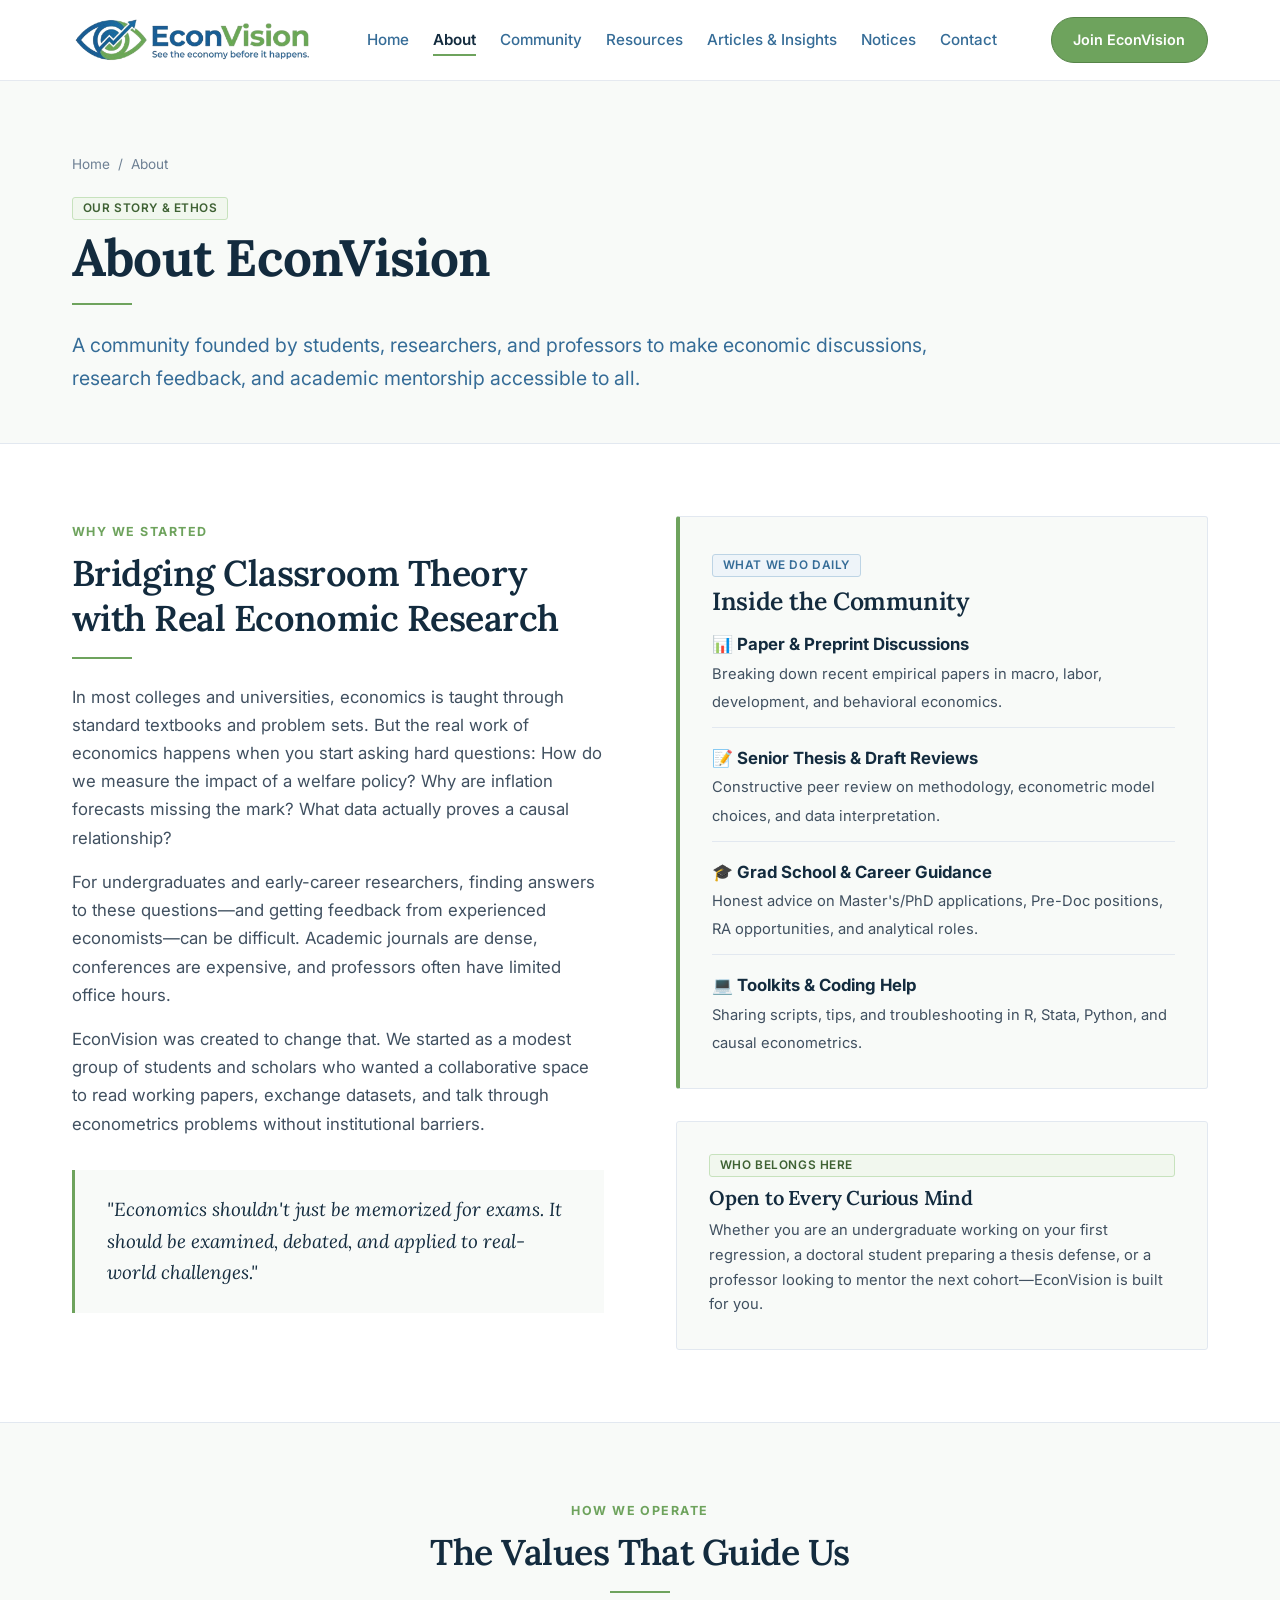
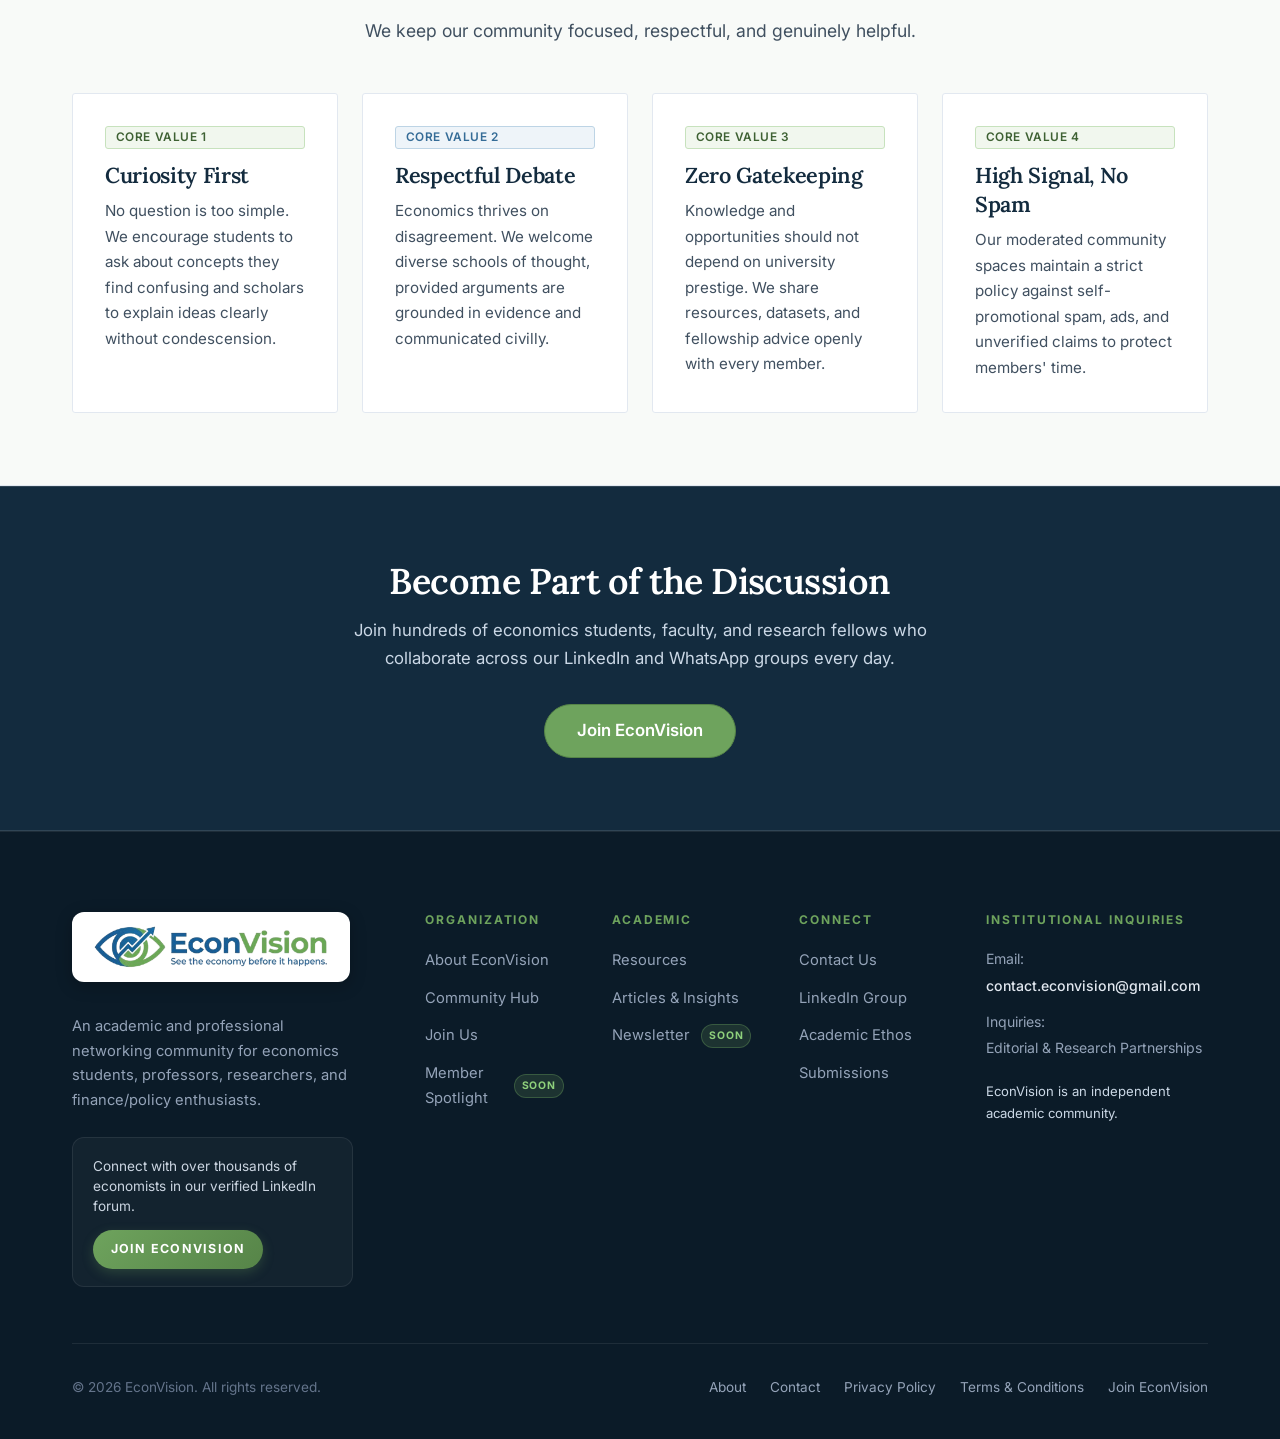
<file: about.html>
<!DOCTYPE html>
<html lang="en">
<head>
  <meta charset="UTF-8">
  <meta name="viewport" content="width=device-width, initial-scale=1.0">
    <title>About Us | EconVision - Economics & Policy Network</title>
  <meta name="description" content="Discover the mission and academic ethos of EconVision, uniting economics scholars, researchers, and policy analysts to advance empirical economic discourse.">
  <meta name="keywords" content="economics scholars, policy analysts, researchers, professional network, economics community, econometrics, macroeconomics">
  <meta name="author" content="EconVision Community">
  <meta name="robots" content="index, follow">
  <link rel="canonical" href="https://econvision.vercel.app/about.html">

  <!-- Open Graph / Facebook -->
  <meta property="og:type" content="website">
  <meta property="og:site_name" content="EconVision">
  <meta property="og:url" content="https://econvision.vercel.app/about.html">
  <meta property="og:title" content="About Us | EconVision - Economics & Policy Network">
  <meta property="og:description" content="Discover the mission and academic ethos of EconVision, uniting economics scholars, researchers, and policy analysts to advance empirical economic discourse.">
  <meta property="og:image" content="https://econvision.vercel.app/assets/og-image.jpg">
  <meta property="og:image:width" content="1200">
  <meta property="og:image:height" content="630">
  <meta property="og:image:alt" content="EconVision - Economics & Policy Network">

  <!-- Twitter -->
  <meta name="twitter:card" content="summary_large_image">
  <meta name="twitter:url" content="https://econvision.vercel.app/about.html">
  <meta name="twitter:title" content="About Us | EconVision - Economics & Policy Network">
  <meta name="twitter:description" content="Discover the mission and academic ethos of EconVision, uniting economics scholars, researchers, and policy analysts to advance empirical economic discourse.">
  <meta name="twitter:image" content="https://econvision.vercel.app/assets/og-image.jpg">
  <meta name="twitter:image:alt" content="EconVision - Economics & Policy Network">

  
  <!-- Favicon / Tab Icon -->
  <!-- Browser Tab Favicon -->
  <link rel="icon" type="image/jpeg" href="up.jpeg?v=20260822">
  <link rel="shortcut icon" type="image/jpeg" href="up.jpeg?v=20260822">
  <link rel="apple-touch-icon" href="up.jpeg?v=20260822">

  <link rel="stylesheet" href="css/main.css">
  <!-- Schema.org JSON-LD Structured Data -->
  <script type="application/ld+json">
{
  "@context": "https://schema.org",
  "@type": "AboutPage",
  "name": "About EconVision",
  "url": "https://econvision.vercel.app/about.html",
  "description": "Learn about EconVision, an independent academic community connecting economics students, faculty, and policy analysts.",
  "mainEntity": {
    "@type": "Organization",
    "name": "EconVision",
    "url": "https://econvision.vercel.app",
    "logo": "https://econvision.vercel.app/logo-original.png",
    "email": "contact.econvision@gmail.com",
    "sameAs": [
      "https://www.linkedin.com/groups/32720170/",
      "https://chat.whatsapp.com/DaQmRsLxQ8a4c5whbJrasH"
    ]
  }
}
  </script>
</head>
<body>
  <!-- Global Scroll Progress Indicator -->
  <div class="scroll-progress-bar" id="scrollProgressBar"></div>

  <div class="site-wrapper">
    <!-- Global Sticky Header -->
    <header class="site-header" id="mainHeader">
      <div class="header-container">
        <a href="index.html" class="brand-link" aria-label="EconVision - See the economy before it happens.">
          <img src="logo-original.png" alt="EconVision Logo - See the economy before it happens" class="brand-logo-img">
        </a>

        <!-- Desktop Navigation -->
        <nav class="main-nav" aria-label="Main Navigation">
          <ul class="nav-list">
            <li class="nav-item"><a href="index.html" class="nav-link">Home</a></li>
            <li class="nav-item"><a href="about.html" class="nav-link active">About</a></li>
            <li class="nav-item"><a href="community.html" class="nav-link">Community</a></li>
            <li class="nav-item"><a href="resources.html" class="nav-link">Resources</a></li>
            <li class="nav-item"><a href="articles.html" class="nav-link">Articles & Insights</a></li>
            <li class="nav-item"><a href="notifications.html" class="nav-link">Notices</a></li>
            <li class="nav-item"><a href="contact.html" class="nav-link">Contact</a></li>
          </ul>
        </nav>

        <!-- Header Actions -->
        <div class="header-actions">
          <a href="join.html" class="header-cta-btn">
            <span>Join EconVision</span>
          </a>
          <button type="button" class="mobile-menu-toggle" aria-label="Toggle aria-expanded="false">
            <svg viewBox="0 0 24 24" fill="none" stroke="currentColor" stroke-width="2" stroke-linecap="round" stroke-linejoin="round" aria-hidden="true">
              <line x1="3" y1="12" x2="21" y2="12"></line>
              <line x1="3" y1="6" x2="21" y2="6"></line>
              <line x1="3" y1="18" x2="21" y2="18"></line>
            </svg>
          </button>
        </div>
      </div>

      <!-- Mobile Navigation Drawer -->
      <div class="mobile-drawer" id="mobileDrawer">
        <ul class="mobile-nav-list">
          <li><a href="index.html" class="mobile-nav-link">Home</a></li>
          <li><a href="about.html" class="mobile-nav-link active">About EconVision</a></li>
          <li><a href="community.html" class="mobile-nav-link">Community</a></li>
          <li><a href="resources.html" class="mobile-nav-link">Resources</a></li>
          <li><a href="articles.html" class="mobile-nav-link">Articles & Insights</a></li>
          <li><a href="notifications.html" class="mobile-nav-link">Notices &amp; Announcements</a></li>
          <li><a href="contact.html" class="mobile-nav-link">Contact</a></li>
          <li><a href="spotlight.html" class="mobile-nav-link">Member Spotlight <span class="future-badge">Soon</span></a></li>
          <li><a href="newsletter.html" class="mobile-nav-link">Newsletter <span class="future-badge">Soon</span></a></li>
        </ul>
        <a href="join.html" class="btn btn-green mobile-drawer-cta">
          Join EconVision
        </a>
      </div>
    </header>

    <!-- Main Content Area -->
    <main class="site-main">
      <!-- Academic Page Header -->
      <section class="page-header">
        <div class="container">
          <ul class="breadcrumbs">
            <li><a href="index.html">Home</a></li>
            <li><span class="separator">/</span></li>
            <li><span>About</span></li>
          </ul>
          <div class="badge badge-green" style="margin-bottom: var(--space-xs);">Our Story &amp; Ethos</div>
          <h1 class="page-header-title">About EconVision</h1>
          <div class="hairline-green"></div>
          <p class="page-header-description lead">
            A community founded by students, researchers, and professors to make economic discussions, research feedback, and academic mentorship accessible to all.
          </p>
        </div>
      </section>

      <!-- Origin & Mission Section -->
      <section class="section">
        <div class="container">
          <div class="grid-2" style="gap: var(--space-3xl); align-items: start;">
            <div class="reveal-on-scroll">
              <span class="section-eyebrow">Why We Started</span>
              <h2>Bridging Classroom Theory with Real Economic Research</h2>
              <div class="hairline-green"></div>
              
              <p>
                In most colleges and universities, economics is taught through standard textbooks and problem sets. But the real work of economics happens when you start asking hard questions: How do we measure the impact of a welfare policy? Why are inflation forecasts missing the mark? What data actually proves a causal relationship?
              </p>
              
              <p>
                For undergraduates and early-career researchers, finding answers to these questions—and getting feedback from experienced economists—can be difficult. Academic journals are dense, conferences are expensive, and professors often have limited office hours.
              </p>
              
              <p>
                EconVision was created to change that. We started as a modest group of students and scholars who wanted a collaborative space to read working papers, exchange datasets, and talk through econometrics problems without institutional barriers.
              </p>

              <blockquote>
                "Economics shouldn't just be memorized for exams. It should be examined, debated, and applied to real-world challenges."
              </blockquote>
            </div>

            <div class="reveal-on-scroll">
              <div class="callout-box" style="margin-bottom: var(--space-xl);">
                <span class="badge badge-navy" style="margin-bottom: var(--space-xs);">What We Do Daily</span>
                <h3 style="margin-bottom: var(--space-sm);">Inside the Community</h3>
                <ul style="list-style: none; padding: 0; margin: 0; display: flex; flex-direction: column; gap: var(--space-md);">
                  <li style="border-bottom: var(--border-hairline); padding-bottom: var(--space-sm);">
                    <strong style="color: var(--color-navy-dark); display: block;">📊 Paper &amp; Preprint Discussions</strong>
                    <span style="font-size: 0.92rem; color: var(--color-text-secondary);">Breaking down recent empirical papers in macro, labor, development, and behavioral economics.</span>
                  </li>
                  <li style="border-bottom: var(--border-hairline); padding-bottom: var(--space-sm);">
                    <strong style="color: var(--color-navy-dark); display: block;">📝 Senior Thesis &amp; Draft Reviews</strong>
                    <span style="font-size: 0.92rem; color: var(--color-text-secondary);">Constructive peer review on methodology, econometric model choices, and data interpretation.</span>
                  </li>
                  <li style="border-bottom: var(--border-hairline); padding-bottom: var(--space-sm);">
                    <strong style="color: var(--color-navy-dark); display: block;">🎓 Grad School &amp; Career Guidance</strong>
                    <span style="font-size: 0.92rem; color: var(--color-text-secondary);">Honest advice on Master's/PhD applications, Pre-Doc positions, RA opportunities, and analytical roles.</span>
                  </li>
                  <li>
                    <strong style="color: var(--color-navy-dark); display: block;">💻 Toolkits &amp; Coding Help</strong>
                    <span style="font-size: 0.92rem; color: var(--color-text-secondary);">Sharing scripts, tips, and troubleshooting in R, Stata, Python, and causal econometrics.</span>
                  </li>
                </ul>
              </div>

              <div class="card" style="background-color: var(--color-bg-alt);">
                <div class="badge badge-green" style="margin-bottom: var(--space-xs);">Who Belongs Here</div>
                <h4 style="margin-bottom: var(--space-xs);">Open to Every Curious Mind</h4>
                <p style="font-size: 0.92rem; color: var(--color-text-secondary); margin: 0;">
                  Whether you are an undergraduate working on your first regression, a doctoral student preparing a thesis defense, or a professor looking to mentor the next cohort—EconVision is built for you.
                </p>
              </div>
            </div>
          </div>
        </div>
      </section>

      <!-- Values Grid -->
      <section class="section section-alt" id="governance">
        <div class="container">
          <div class="section-header text-center reveal-on-scroll">
            <span class="section-eyebrow">How We Operate</span>
            <h2 class="section-title">The Values That Guide Us</h2>
            <div class="hairline-green center"></div>
            <p class="section-subtitle">
              We keep our community focused, respectful, and genuinely helpful.
            </p>
          </div>

          <div class="grid-4">
            <div class="card reveal-on-scroll">
              <span class="badge badge-green" style="margin-bottom: var(--space-sm);">Core Value 1</span>
              <h3 class="card-title">Curiosity First</h3>
              <div class="card-body">
                No question is too simple. We encourage students to ask about concepts they find confusing and scholars to explain ideas clearly without condescension.
              </div>
            </div>

            <div class="card reveal-on-scroll">
              <span class="badge badge-navy" style="margin-bottom: var(--space-sm);">Core Value 2</span>
              <h3 class="card-title">Respectful Debate</h3>
              <div class="card-body">
                Economics thrives on disagreement. We welcome diverse schools of thought, provided arguments are grounded in evidence and communicated civilly.
              </div>
            </div>

            <div class="card reveal-on-scroll">
              <span class="badge badge-green" style="margin-bottom: var(--space-sm);">Core Value 3</span>
              <h3 class="card-title">Zero Gatekeeping</h3>
              <div class="card-body">
                Knowledge and opportunities should not depend on university prestige. We share resources, datasets, and fellowship advice openly with every member.
              </div>
            </div>

            <div class="card reveal-on-scroll">
              <span class="badge badge-green" style="margin-bottom: var(--space-sm);">Core Value 4</span>
              <h3 class="card-title">High Signal, No Spam</h3>
              <div class="card-body">
                Our moderated community spaces maintain a strict policy against self-promotional spam, ads, and unverified claims to protect members' time.
              </div>
            </div>
          </div>
        </div>
      </section>

      <!-- CTA Section -->
      <section class="section section-navy" style="text-align: center;">
        <div class="container container-reading reveal-on-scroll">
          <h2 style="color: #FFFFFF; margin-bottom: var(--space-sm);">Become Part of the Discussion</h2>
          <p style="color: var(--color-text-inverse-muted); margin-bottom: var(--space-xl);">
            Join hundreds of economics students, faculty, and research fellows who collaborate across our LinkedIn and WhatsApp groups every day.
          </p>
          <a href="join.html" class="btn btn-green btn-lg">Join EconVision</a>
        </div>
      </section>
    </main>

    <!-- Global Academic Footer -->
    <footer class="site-footer">
      <div class="container">
        <div class="footer-top-grid">
          <div class="footer-brand-col">
            <a href="index.html" class="footer-brand-link" aria-label="EconVision Home">
              <div class="footer-brand-logo-wrap">
                <img src="logo-original.png" alt="EconVision Logo - See the economy before it happens" class="footer-brand-logo-img">
              </div>
            </a>
            <p class="footer-description">
              An academic and professional networking community for economics students, professors, researchers, and finance/policy enthusiasts.
            </p>
            <div class="footer-linkedin-card">
              <p>Connect with over thousands of economists in our verified LinkedIn forum.</p>
              <a href="join.html" class="footer-linkedin-btn">
                <span>Join EconVision</span>
              </a>
            </div>
          </div>

          <div>
            <h4 class="footer-heading">Organization</h4>
            <ul class="footer-nav-list">
              <li><a href="about.html" class="footer-nav-link">About EconVision</a></li>
              <li><a href="community.html" class="footer-nav-link">Community Hub</a></li>
              <li><a href="join.html" class="footer-nav-link">Join Us</a></li>
              <li><a href="spotlight.html" class="footer-nav-link">Member Spotlight <span class="future-badge">Soon</span></a></li>
            </ul>
          </div>

          <div>
            <h4 class="footer-heading">Academic</h4>
            <ul class="footer-nav-list">
              <li><a href="resources.html" class="footer-nav-link">Resources</a></li>
              <li><a href="articles.html" class="footer-nav-link">Articles & Insights</a></li>
              <li><a href="newsletter.html" class="footer-nav-link">Newsletter <span class="future-badge">Soon</span></a></li>
            </ul>
          </div>

          <div>
            <h4 class="footer-heading">Connect</h4>
            <ul class="footer-nav-list">
              <li><a href="contact.html" class="footer-nav-link">Contact Us</a></li>
              <li><a href="join.html" class="footer-nav-link">LinkedIn Group</a></li>
              <li><a href="about.html#governance" class="footer-nav-link">Academic Ethos</a></li>
              <li><a href="articles.html#submissions" class="footer-nav-link">Submissions</a></li>
            </ul>
          </div>

          <div>
            <h4 class="footer-heading">Institutional Inquiries</h4>
            <div class="footer-contact-info">
              <div class="footer-contact-item">
                <span>Email:</span>
                <a href="https://mail.google.com/mail/?view=cm&fs=1&to=contact.econvision@gmail.com" target="_blank" rel="noopener noreferrer">contact.econvision@gmail.com</a>
              </div>
              <div class="footer-contact-item">
                <span>Inquiries:</span>
                <span>Editorial & Research Partnerships</span>
              </div>
            </div>
            <p style="font-size: 0.82rem; color: var(--color-text-inverse-muted); margin: 0;">
              EconVision is an independent academic community.
            </p>
          </div>
        </div>

        <div class="footer-bottom">
          <div>
            &copy; 2026 EconVision. All rights reserved.
          </div>
          <div class="footer-bottom-links">
            <a href="about.html">About</a>
            <a href="contact.html">Contact</a>
            <a href="privacy.html">Privacy Policy</a>
            <a href="terms.html">Terms &amp; Conditions</a>
            <a href="join.html">Join EconVision</a>
          </div>
        </div>
      </div>
    </footer>
  </div>

  <!-- Back to Top Floating Button -->
  <button type="button" class="btn-back-to-top" id="btnBackToTop" aria-label="Scroll back to top">
    <svg viewBox="0 0 24 24" width="20" height="20" aria-hidden="true">
      <polyline points="18 15 12 9 6 15"></polyline>
    </svg>
  </button>



  <script src="js/main.js"></script>
</body>
</html>
</file>
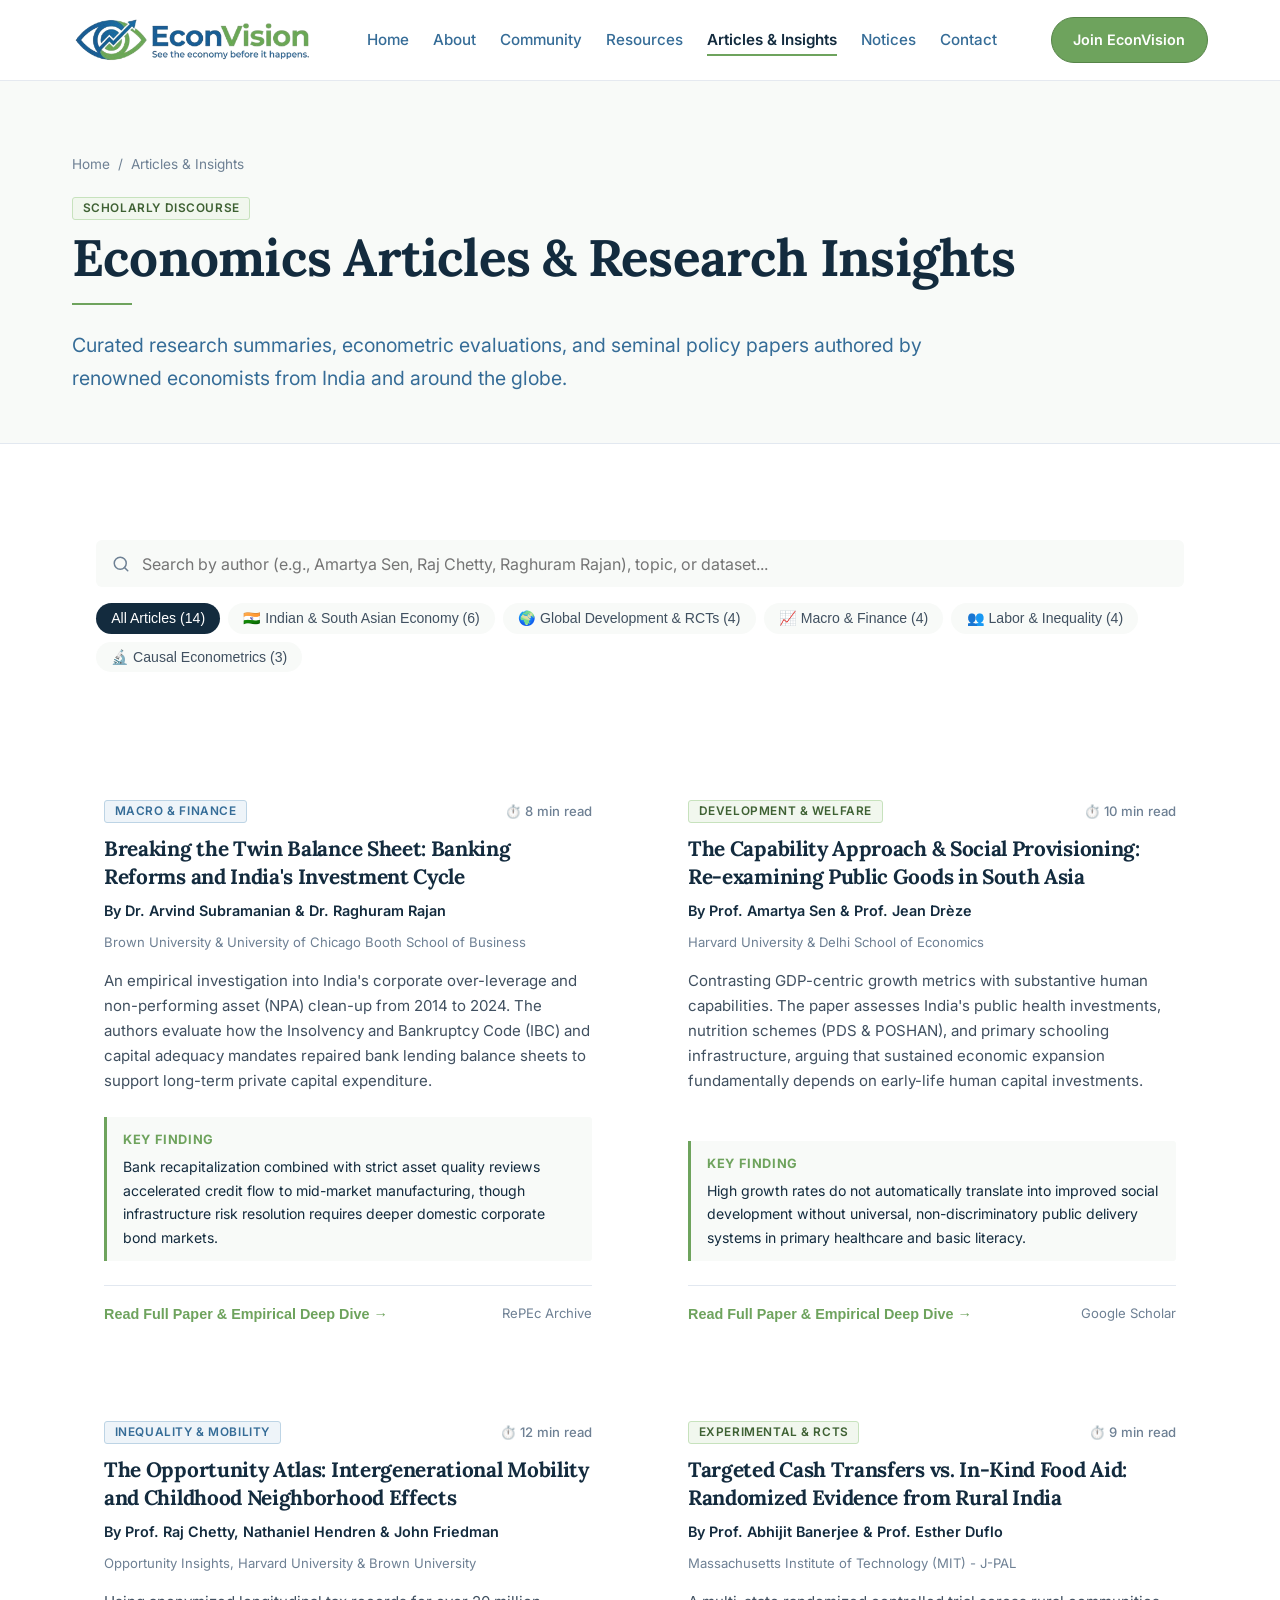
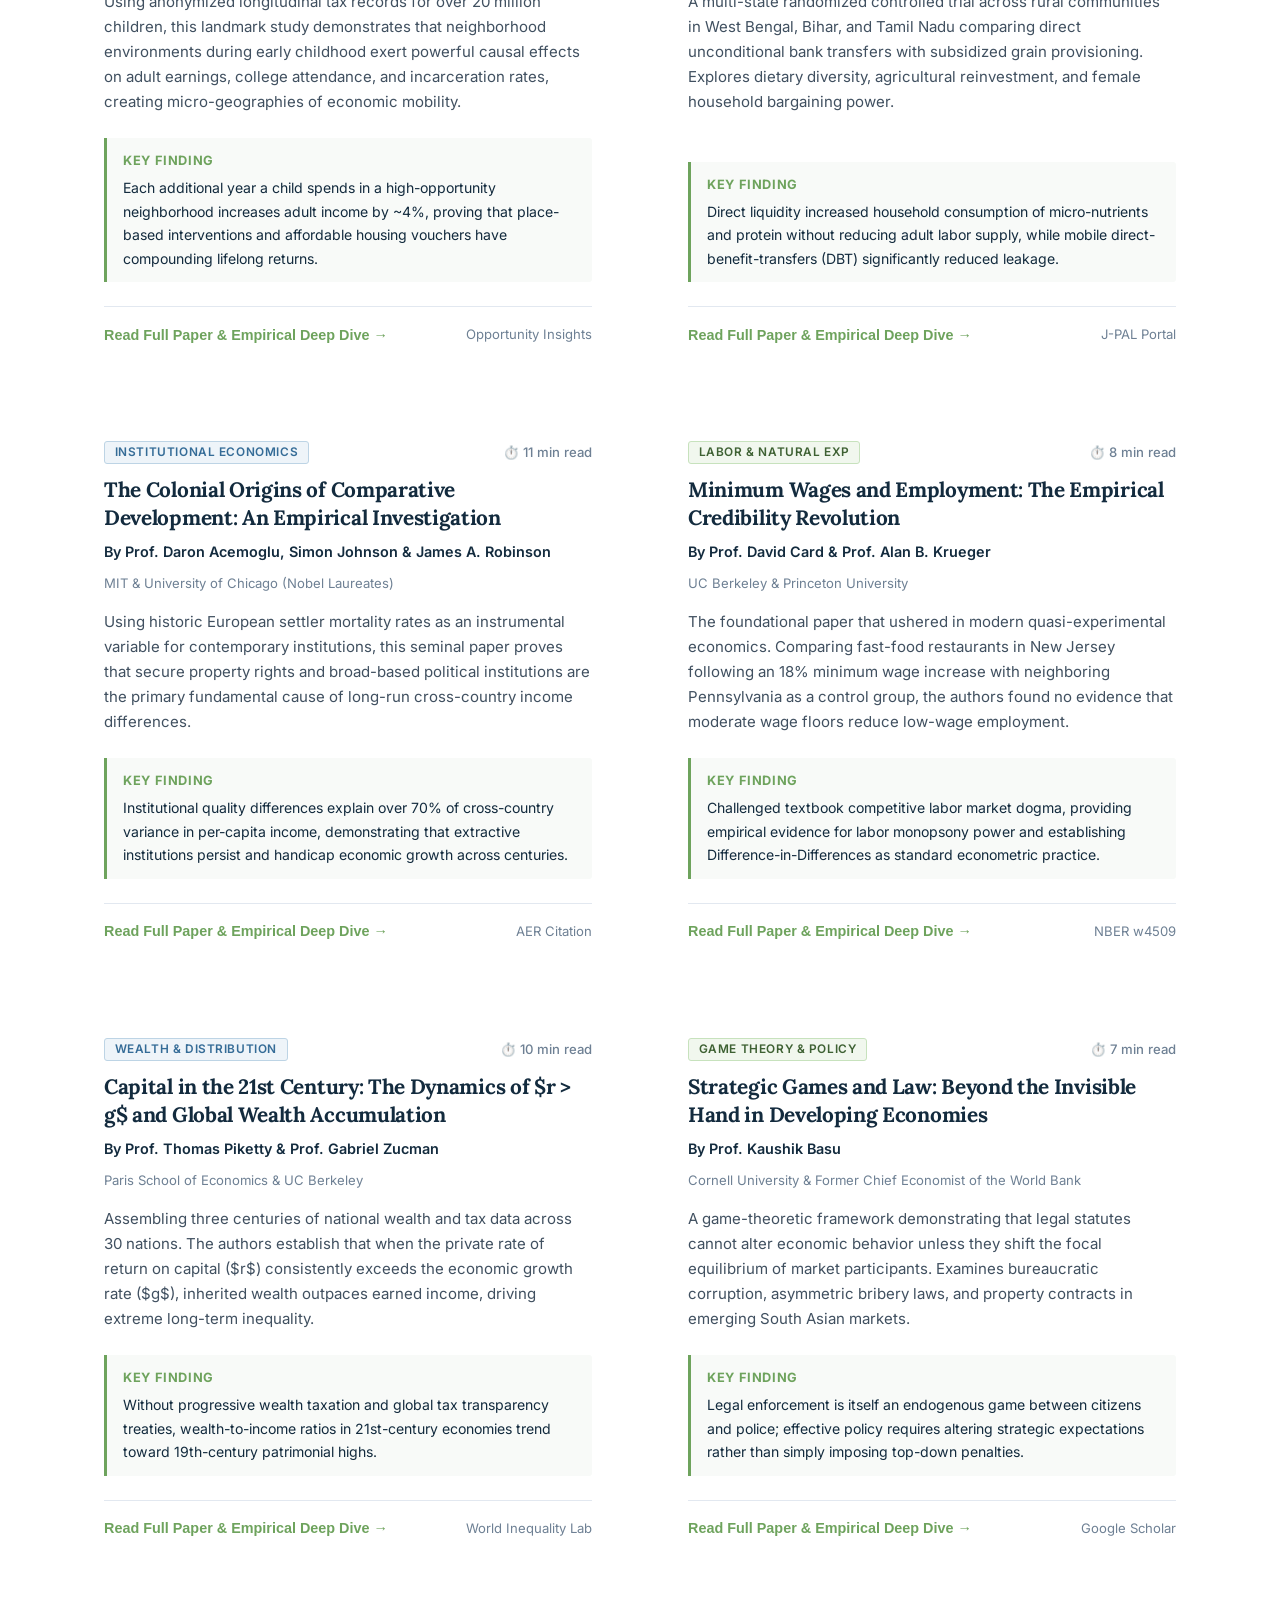
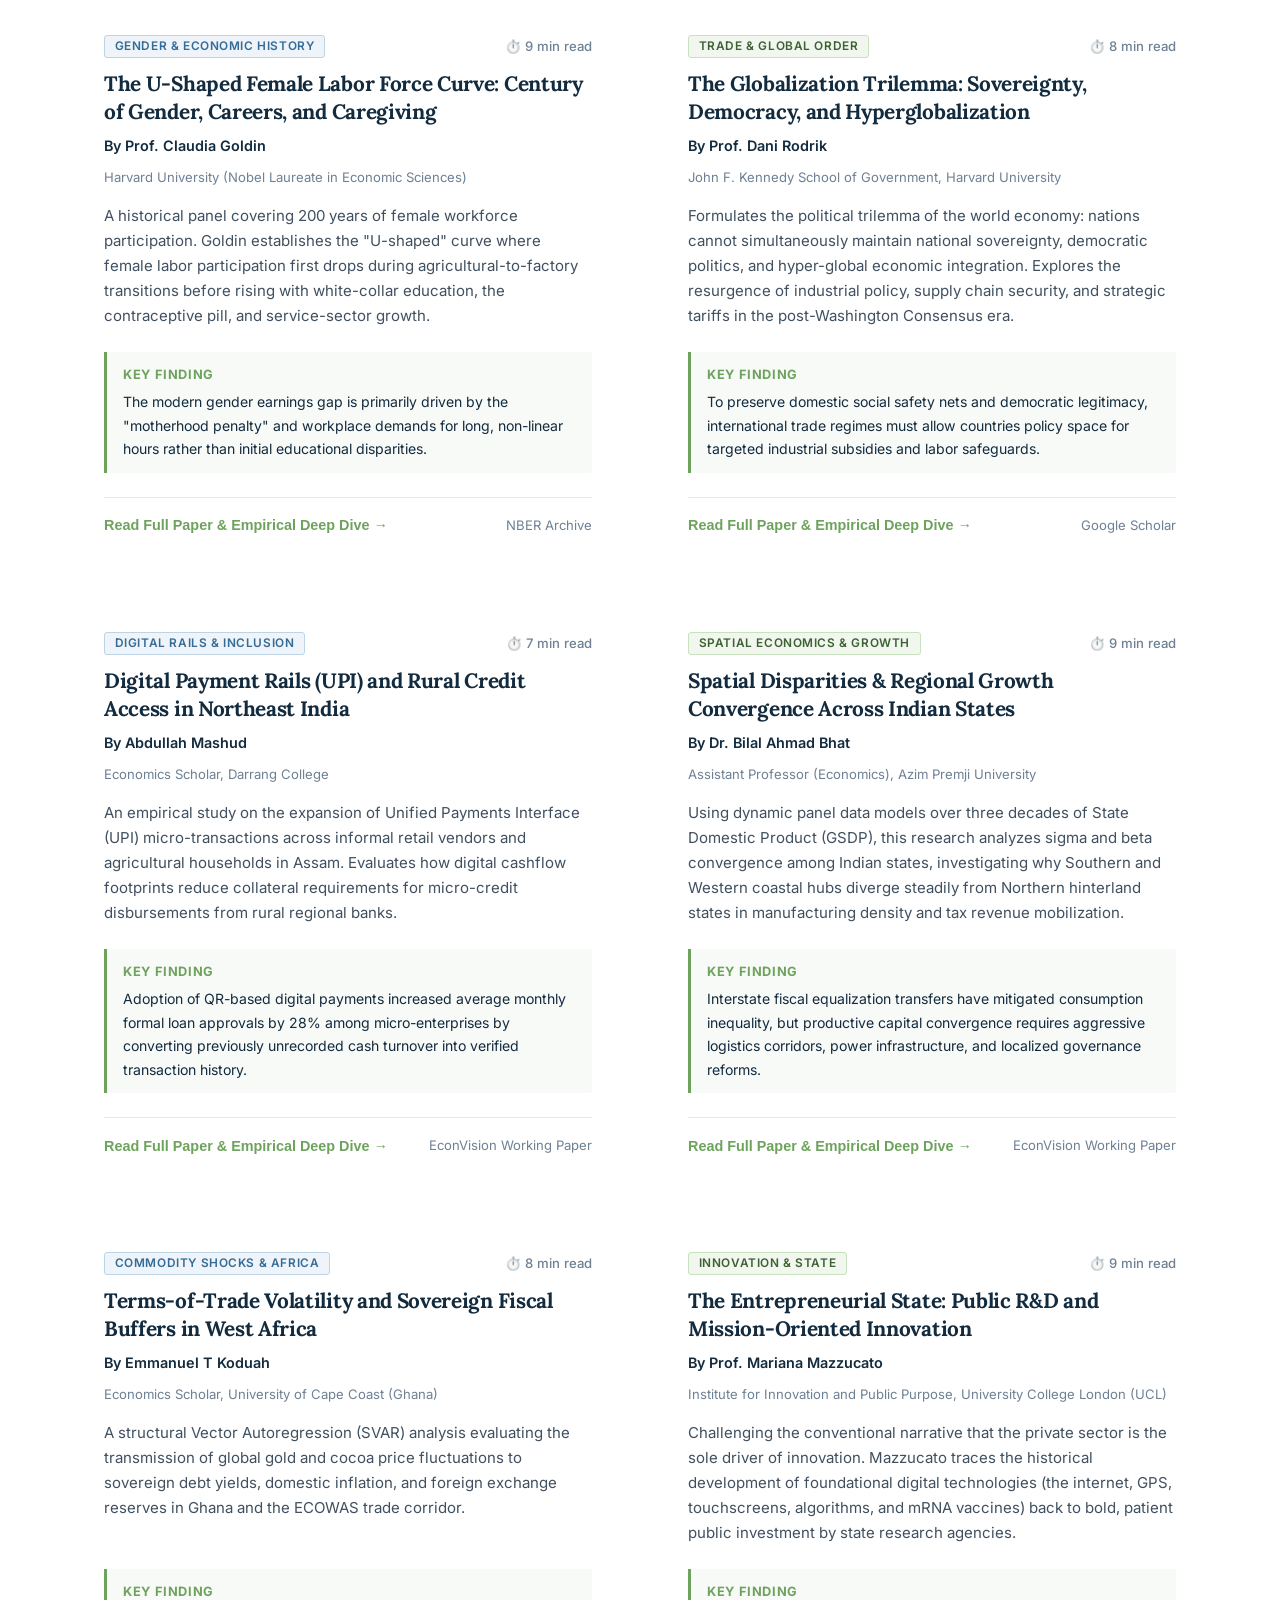
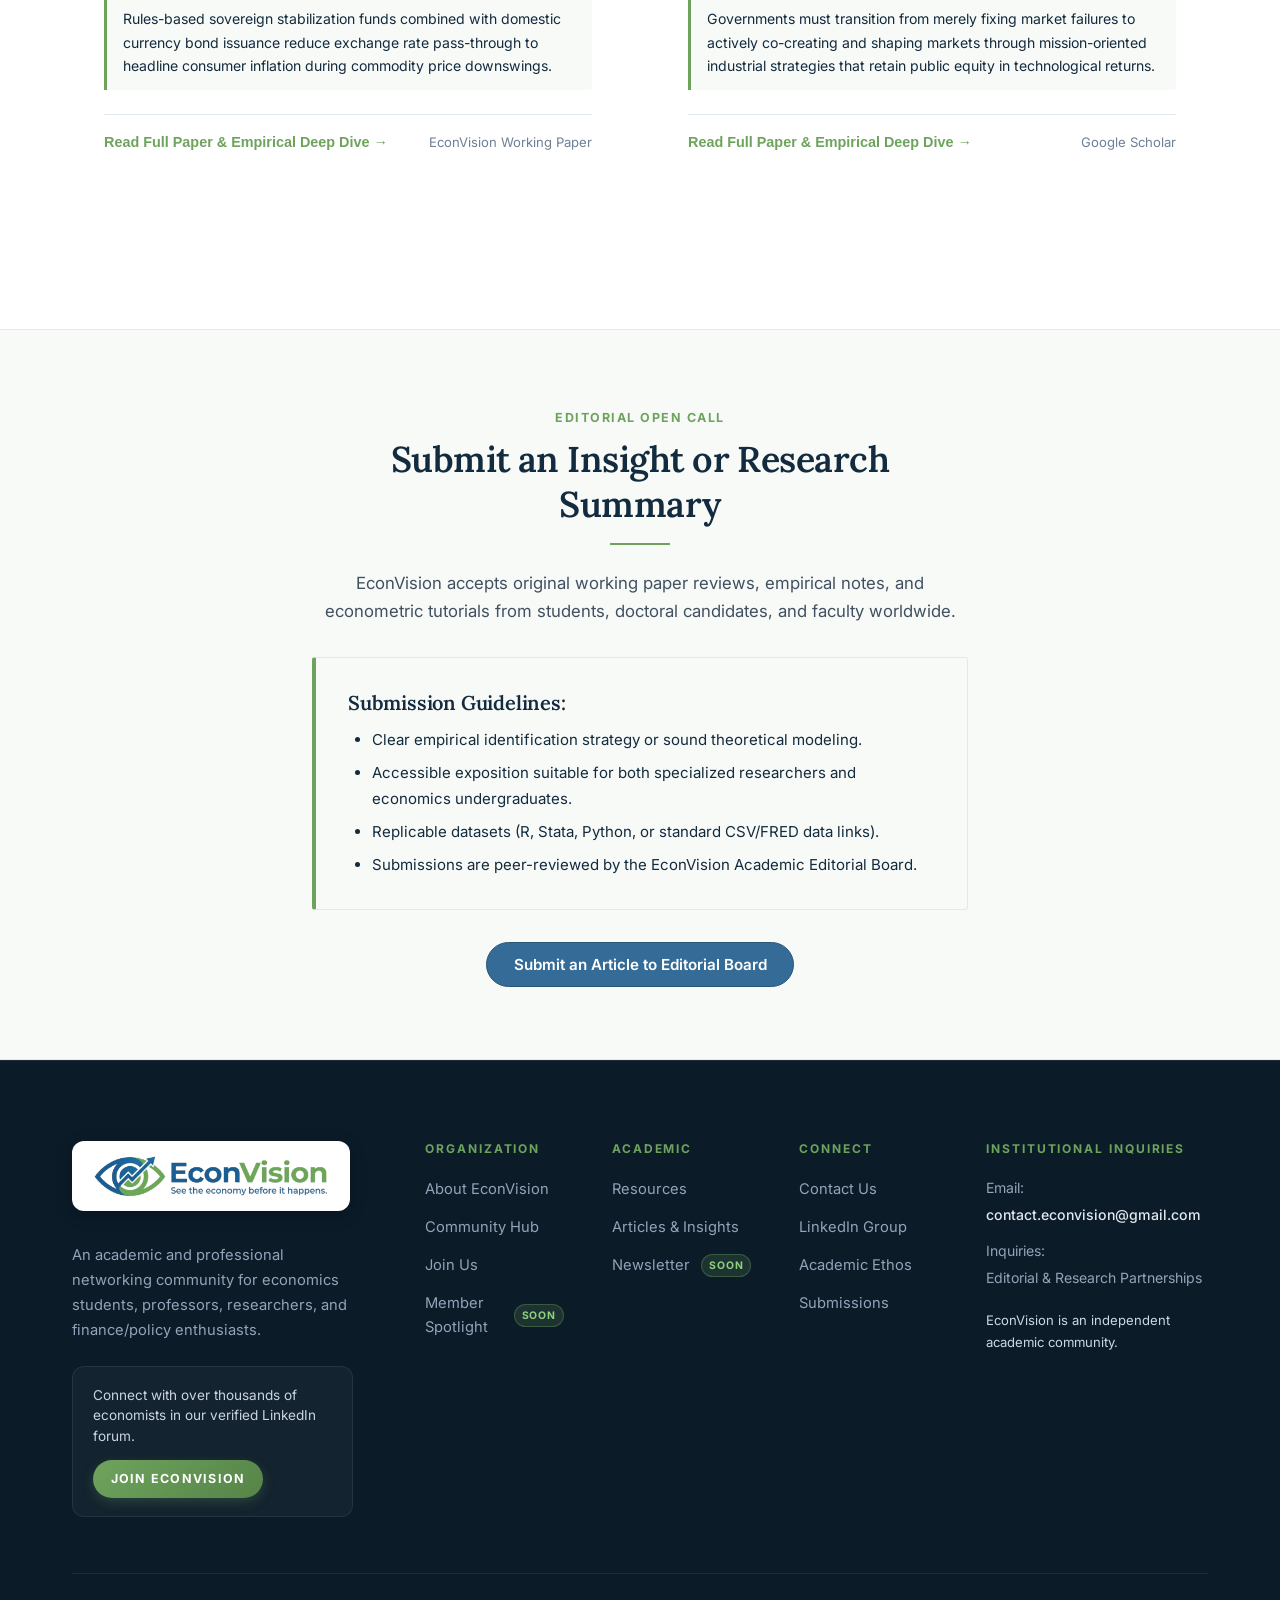
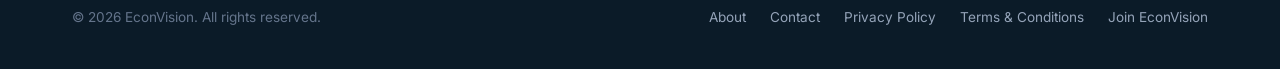
<file: articles.html>
<!DOCTYPE html>
<html lang="en">
<head>
  <meta charset="UTF-8">
  <meta name="viewport" content="width=device-width, initial-scale=1.0">
    <title>Research & Insights | EconVision Policy Network</title>
  <meta name="description" content="Explore econometric research, policy analysis, and scholarly papers authored by EconVision economics scholars, policy analysts, and empirical researchers.">
  <meta name="keywords" content="economics scholars, policy analysts, researchers, professional network, economics community, econometrics, macroeconomics">
  <meta name="author" content="EconVision Community">
  <meta name="robots" content="index, follow">
  <link rel="canonical" href="https://econvision.vercel.app/articles.html">

  <!-- Open Graph / Facebook -->
  <meta property="og:type" content="website">
  <meta property="og:site_name" content="EconVision">
  <meta property="og:url" content="https://econvision.vercel.app/articles.html">
  <meta property="og:title" content="Research & Insights | EconVision Policy Network">
  <meta property="og:description" content="Explore econometric research, policy analysis, and scholarly papers authored by EconVision economics scholars, policy analysts, and empirical researchers.">
  <meta property="og:image" content="https://econvision.vercel.app/assets/og-image.jpg">
  <meta property="og:image:width" content="1200">
  <meta property="og:image:height" content="630">
  <meta property="og:image:alt" content="EconVision - Economics & Policy Network">

  <!-- Twitter -->
  <meta name="twitter:card" content="summary_large_image">
  <meta name="twitter:url" content="https://econvision.vercel.app/articles.html">
  <meta name="twitter:title" content="Research & Insights | EconVision Policy Network">
  <meta name="twitter:description" content="Explore econometric research, policy analysis, and scholarly papers authored by EconVision economics scholars, policy analysts, and empirical researchers.">
  <meta name="twitter:image" content="https://econvision.vercel.app/assets/og-image.jpg">
  <meta name="twitter:image:alt" content="EconVision - Economics & Policy Network">

  
  <!-- Favicon / Tab Icon -->
  <!-- Browser Tab Favicon -->
  <link rel="icon" type="image/jpeg" href="up.jpeg?v=20260822">
  <link rel="shortcut icon" type="image/jpeg" href="up.jpeg?v=20260822">
  <link rel="apple-touch-icon" href="up.jpeg?v=20260822">

  <link rel="stylesheet" href="css/main.css">
  <!-- Schema.org JSON-LD Structured Data -->
  <script type="application/ld+json">
{
  "@context": "https://schema.org",
  "@type": "CollectionPage",
  "name": "Economics Articles, Papers & Research Insights",
  "url": "https://econvision.vercel.app/articles.html",
  "description": "Curated empirical research summaries, econometric methodology essays, and policy commentary by renowned economists from India and around the world.",
  "publisher": {
    "@type": "Organization",
    "name": "EconVision",
    "url": "https://econvision.vercel.app"
  }
}
  </script>
</head>
<body>
  <!-- Global Scroll Progress Indicator -->
  <div class="scroll-progress-bar" id="scrollProgressBar"></div>

  <div class="site-wrapper">
    <!-- Global Sticky Header -->
    <header class="site-header" id="mainHeader">
      <div class="header-container">
        <a href="index.html" class="brand-link" aria-label="EconVision - See the economy before it happens.">
          <img src="logo-original.png" alt="EconVision Logo - See the economy before it happens" class="brand-logo-img">
        </a>

        <!-- Desktop Navigation -->
        <nav class="main-nav" aria-label="Main Navigation">
          <ul class="nav-list">
            <li class="nav-item"><a href="index.html" class="nav-link">Home</a></li>
            <li class="nav-item"><a href="about.html" class="nav-link">About</a></li>
            <li class="nav-item"><a href="community.html" class="nav-link">Community</a></li>
            <li class="nav-item"><a href="resources.html" class="nav-link">Resources</a></li>
            <li class="nav-item"><a href="articles.html" class="nav-link active">Articles & Insights</a></li>
            <li class="nav-item"><a href="notifications.html" class="nav-link">Notices</a></li>
            <li class="nav-item"><a href="contact.html" class="nav-link">Contact</a></li>
          </ul>
        </nav>

        <!-- Header Actions -->
        <div class="header-actions">
          <a href="join.html" class="header-cta-btn">
            <span>Join EconVision</span>
          </a>
          <button type="button" class="mobile-menu-toggle" aria-label="Toggle aria-expanded="false">
            <svg viewBox="0 0 24 24" fill="none" stroke="currentColor" stroke-width="2" stroke-linecap="round" stroke-linejoin="round" aria-hidden="true">
              <line x1="3" y1="12" x2="21" y2="12"></line>
              <line x1="3" y1="6" x2="21" y2="6"></line>
              <line x1="3" y1="18" x2="21" y2="18"></line>
            </svg>
          </button>
        </div>
      </div>

      <!-- Mobile Navigation Drawer -->
      <div class="mobile-drawer" id="mobileDrawer">
        <ul class="mobile-nav-list">
          <li><a href="index.html" class="mobile-nav-link">Home</a></li>
          <li><a href="about.html" class="mobile-nav-link">About EconVision</a></li>
          <li><a href="community.html" class="mobile-nav-link">Community</a></li>
          <li><a href="resources.html" class="mobile-nav-link">Resources</a></li>
          <li><a href="articles.html" class="mobile-nav-link active">Articles & Insights</a></li>
          <li><a href="notifications.html" class="mobile-nav-link">Notices &amp; Announcements</a></li>
          <li><a href="contact.html" class="mobile-nav-link">Contact</a></li>
          <li><a href="spotlight.html" class="mobile-nav-link">Member Spotlight <span class="future-badge">Soon</span></a></li>
          <li><a href="newsletter.html" class="mobile-nav-link">Newsletter <span class="future-badge">Soon</span></a></li>
        </ul>
        <a href="join.html" class="btn btn-green mobile-drawer-cta">
          Join EconVision
        </a>
      </div>
    </header>

    <!-- Main Content Area -->
    <main class="site-main">
      <!-- Academic Page Header -->
      <section class="page-header">
        <div class="container">
          <ul class="breadcrumbs">
            <li><a href="index.html">Home</a></li>
            <li><span class="separator">/</span></li>
            <li><span>Articles &amp; Insights</span></li>
          </ul>
          <div class="badge badge-green" style="margin-bottom: var(--space-xs);">Scholarly Discourse</div>
          <h1 class="page-header-title">Economics Articles &amp; Research Insights</h1>
          <div class="hairline-green"></div>
          <p class="page-header-description lead">
            Curated research summaries, econometric evaluations, and seminal policy papers authored by renowned economists from India and around the globe.
          </p>
        </div>
      </section>

      <!-- Articles Portal Section -->
      <section class="section">
        <div class="container">
          
          <!-- Search & Filter Toolbar -->
          <div class="article-toolbar reveal-on-scroll">
            <div class="article-search-wrapper">
              <svg class="article-search-icon" viewBox="0 0 24 24" fill="none" stroke="currentColor" stroke-width="2" stroke-linecap="round" stroke-linejoin="round" aria-hidden="true">
                <circle cx="11" cy="11" r="8"></circle>
                <line x1="21" y1="21" x2="16.65" y2="16.65"></line>
              </svg>
              <input type="text" id="articleSearchInput" class="article-search-input" placeholder="Search by author (e.g., Amartya Sen, Raj Chetty, Raghuram Rajan), topic, or dataset..." aria-label="Search articles">
            </div>

            <div class="article-category-pills">
              <button type="button" class="article-pill-btn active" data-filter="all">All Articles (14)</button>
              <button type="button" class="article-pill-btn" data-filter="india">🇮🇳 Indian &amp; South Asian Economy (6)</button>
              <button type="button" class="article-pill-btn" data-filter="development">🌍 Global Development &amp; RCTs (4)</button>
              <button type="button" class="article-pill-btn" data-filter="macro">📈 Macro &amp; Finance (4)</button>
              <button type="button" class="article-pill-btn" data-filter="labor">👥 Labor &amp; Inequality (4)</button>
              <button type="button" class="article-pill-btn" data-filter="methods">🔬 Causal Econometrics (3)</button>
            </div>
          </div>

          <!-- Articles Grid -->
          <div class="article-card-grid">
            
            <!-- Article 1: Raghuram Rajan & Arvind Subramanian -->
            <div class="article-item-card reveal-on-scroll" data-category="india macro" data-keywords="arvind subramanian raghuram rajan india banking npa ibc twin balance sheet reforms financial macro">
              <div class="article-item-top">
                <span class="badge badge-navy">Macro &amp; Finance</span>
                <span class="article-read-time">⏱️ 8 min read</span>
              </div>
              <h3 class="article-item-title">
                Breaking the Twin Balance Sheet: Banking Reforms and India's Investment Cycle
              </h3>
              <div class="article-item-authors">By Dr. Arvind Subramanian &amp; Dr. Raghuram Rajan</div>
              <div class="article-item-affil">Brown University &amp; University of Chicago Booth School of Business</div>
              <p class="article-item-abstract">
                An empirical investigation into India's corporate over-leverage and non-performing asset (NPA) clean-up from 2014 to 2024. The authors evaluate how the Insolvency and Bankruptcy Code (IBC) and capital adequacy mandates repaired bank lending balance sheets to support long-term private capital expenditure.
              </p>
              <div class="article-takeaways-box">
                <div class="article-takeaways-title">Key Finding</div>
                Bank recapitalization combined with strict asset quality reviews accelerated credit flow to mid-market manufacturing, though infrastructure risk resolution requires deeper domestic corporate bond markets.
              </div>
              <div class="article-footer-actions">
                <button type="button" class="article-read-btn" data-article="1">Read Full Paper &amp; Empirical Deep Dive →</button>
                <a href="https://ideas.repec.org" target="_blank" rel="noopener noreferrer" class="article-cite-link">RePEc Archive</a>
              </div>
            </div>

            <!-- Article 2: Amartya Sen & Jean Drèze -->
            <div class="article-item-card reveal-on-scroll" data-category="india development" data-keywords="amartya sen jean dreze capability approach welfare poverty health education food security india">
              <div class="article-item-top">
                <span class="badge badge-green">Development &amp; Welfare</span>
                <span class="article-read-time">⏱️ 10 min read</span>
              </div>
              <h3 class="article-item-title">
                The Capability Approach &amp; Social Provisioning: Re-examining Public Goods in South Asia
              </h3>
              <div class="article-item-authors">By Prof. Amartya Sen &amp; Prof. Jean Drèze</div>
              <div class="article-item-affil">Harvard University &amp; Delhi School of Economics</div>
              <p class="article-item-abstract">
                Contrasting GDP-centric growth metrics with substantive human capabilities. The paper assesses India's public health investments, nutrition schemes (PDS &amp; POSHAN), and primary schooling infrastructure, arguing that sustained economic expansion fundamentally depends on early-life human capital investments.
              </p>
              <div class="article-takeaways-box">
                <div class="article-takeaways-title">Key Finding</div>
                High growth rates do not automatically translate into improved social development without universal, non-discriminatory public delivery systems in primary healthcare and basic literacy.
              </div>
              <div class="article-footer-actions">
                <button type="button" class="article-read-btn" data-article="2">Read Full Paper &amp; Empirical Deep Dive →</button>
                <a href="https://scholar.google.com" target="_blank" rel="noopener noreferrer" class="article-cite-link">Google Scholar</a>
              </div>
            </div>

            <!-- Article 3: Raj Chetty, Hendren & Friedman -->
            <div class="article-item-card reveal-on-scroll" data-category="labor development" data-keywords="raj chetty nathaniel hendren john friedman opportunity insights mobility inequality tax data neighborhoods">
              <div class="article-item-top">
                <span class="badge badge-navy">Inequality &amp; Mobility</span>
                <span class="article-read-time">⏱️ 12 min read</span>
              </div>
              <h3 class="article-item-title">
                The Opportunity Atlas: Intergenerational Mobility and Childhood Neighborhood Effects
              </h3>
              <div class="article-item-authors">By Prof. Raj Chetty, Nathaniel Hendren &amp; John Friedman</div>
              <div class="article-item-affil">Opportunity Insights, Harvard University &amp; Brown University</div>
              <p class="article-item-abstract">
                Using anonymized longitudinal tax records for over 20 million children, this landmark study demonstrates that neighborhood environments during early childhood exert powerful causal effects on adult earnings, college attendance, and incarceration rates, creating micro-geographies of economic mobility.
              </p>
              <div class="article-takeaways-box">
                <div class="article-takeaways-title">Key Finding</div>
                Each additional year a child spends in a high-opportunity neighborhood increases adult income by ~4%, proving that place-based interventions and affordable housing vouchers have compounding lifelong returns.
              </div>
              <div class="article-footer-actions">
                <button type="button" class="article-read-btn" data-article="3">Read Full Paper &amp; Empirical Deep Dive →</button>
                <a href="https://opportunityinsights.org/paper/the-opportunity-atlas/" target="_blank" rel="noopener noreferrer" class="article-cite-link">Opportunity Insights</a>
              </div>
            </div>

            <!-- Article 4: Abhijit Banerjee & Esther Duflo -->
            <div class="article-item-card reveal-on-scroll" data-category="india development methods" data-keywords="abhijit banerjee esther duflo j-pal rct randomized trial cash transfer poverty microfinance">
              <div class="article-item-top">
                <span class="badge badge-green">Experimental &amp; RCTs</span>
                <span class="article-read-time">⏱️ 9 min read</span>
              </div>
              <h3 class="article-item-title">
                Targeted Cash Transfers vs. In-Kind Food Aid: Randomized Evidence from Rural India
              </h3>
              <div class="article-item-authors">By Prof. Abhijit Banerjee &amp; Prof. Esther Duflo</div>
              <div class="article-item-affil">Massachusetts Institute of Technology (MIT) - J-PAL</div>
              <p class="article-item-abstract">
                A multi-state randomized controlled trial across rural communities in West Bengal, Bihar, and Tamil Nadu comparing direct unconditional bank transfers with subsidized grain provisioning. Explores dietary diversity, agricultural reinvestment, and female household bargaining power.
              </p>
              <div class="article-takeaways-box">
                <div class="article-takeaways-title">Key Finding</div>
                Direct liquidity increased household consumption of micro-nutrients and protein without reducing adult labor supply, while mobile direct-benefit-transfers (DBT) significantly reduced leakage.
              </div>
              <div class="article-footer-actions">
                <button type="button" class="article-read-btn" data-article="4">Read Full Paper &amp; Empirical Deep Dive →</button>
                <a href="https://www.povertyactionlab.org" target="_blank" rel="noopener noreferrer" class="article-cite-link">J-PAL Portal</a>
              </div>
            </div>

            <!-- Article 5: Daron Acemoglu & James A. Robinson -->
            <div class="article-item-card reveal-on-scroll" data-category="development methods" data-keywords="daron acemoglu james robinson institutions growth colonial origin property rights political economy">
              <div class="article-item-top">
                <span class="badge badge-navy">Institutional Economics</span>
                <span class="article-read-time">⏱️ 11 min read</span>
              </div>
              <h3 class="article-item-title">
                The Colonial Origins of Comparative Development: An Empirical Investigation
              </h3>
              <div class="article-item-authors">By Prof. Daron Acemoglu, Simon Johnson &amp; James A. Robinson</div>
              <div class="article-item-affil">MIT &amp; University of Chicago (Nobel Laureates)</div>
              <p class="article-item-abstract">
                Using historic European settler mortality rates as an instrumental variable for contemporary institutions, this seminal paper proves that secure property rights and broad-based political institutions are the primary fundamental cause of long-run cross-country income differences.
              </p>
              <div class="article-takeaways-box">
                <div class="article-takeaways-title">Key Finding</div>
                Institutional quality differences explain over 70% of cross-country variance in per-capita income, demonstrating that extractive institutions persist and handicap economic growth across centuries.
              </div>
              <div class="article-footer-actions">
                <button type="button" class="article-read-btn" data-article="5">Read Full Paper &amp; Empirical Deep Dive →</button>
                <a href="https://scholar.google.com" target="_blank" rel="noopener noreferrer" class="article-cite-link">AER Citation</a>
              </div>
            </div>

            <!-- Article 6: David Card & Alan Krueger -->
            <div class="article-item-card reveal-on-scroll" data-category="labor methods" data-keywords="david card alan krueger minimum wage natural experiment difference in differences labor employment">
              <div class="article-item-top">
                <span class="badge badge-green">Labor &amp; Natural Exp</span>
                <span class="article-read-time">⏱️ 8 min read</span>
              </div>
              <h3 class="article-item-title">
                Minimum Wages and Employment: The Empirical Credibility Revolution
              </h3>
              <div class="article-item-authors">By Prof. David Card &amp; Prof. Alan B. Krueger</div>
              <div class="article-item-affil">UC Berkeley &amp; Princeton University</div>
              <p class="article-item-abstract">
                The foundational paper that ushered in modern quasi-experimental economics. Comparing fast-food restaurants in New Jersey following an 18% minimum wage increase with neighboring Pennsylvania as a control group, the authors found no evidence that moderate wage floors reduce low-wage employment.
              </p>
              <div class="article-takeaways-box">
                <div class="article-takeaways-title">Key Finding</div>
                Challenged textbook competitive labor market dogma, providing empirical evidence for labor monopsony power and establishing Difference-in-Differences as standard econometric practice.
              </div>
              <div class="article-footer-actions">
                <button type="button" class="article-read-btn" data-article="6">Read Full Paper &amp; Empirical Deep Dive →</button>
                <a href="https://www.nber.org/papers/w4509" target="_blank" rel="noopener noreferrer" class="article-cite-link">NBER w4509</a>
              </div>
            </div>

            <!-- Article 7: Thomas Piketty & Gabriel Zucman -->
            <div class="article-item-card reveal-on-scroll" data-category="labor macro" data-keywords="thomas piketty gabriel zucman capital wealth inequality taxation r>g returns growth">
              <div class="article-item-top">
                <span class="badge badge-navy">Wealth &amp; Distribution</span>
                <span class="article-read-time">⏱️ 10 min read</span>
              </div>
              <h3 class="article-item-title">
                Capital in the 21st Century: The Dynamics of $r &gt; g$ and Global Wealth Accumulation
              </h3>
              <div class="article-item-authors">By Prof. Thomas Piketty &amp; Prof. Gabriel Zucman</div>
              <div class="article-item-affil">Paris School of Economics &amp; UC Berkeley</div>
              <p class="article-item-abstract">
                Assembling three centuries of national wealth and tax data across 30 nations. The authors establish that when the private rate of return on capital ($r$) consistently exceeds the economic growth rate ($g$), inherited wealth outpaces earned income, driving extreme long-term inequality.
              </p>
              <div class="article-takeaways-box">
                <div class="article-takeaways-title">Key Finding</div>
                Without progressive wealth taxation and global tax transparency treaties, wealth-to-income ratios in 21st-century economies trend toward 19th-century patrimonial highs.
              </div>
              <div class="article-footer-actions">
                <button type="button" class="article-read-btn" data-article="7">Read Full Paper &amp; Empirical Deep Dive →</button>
                <a href="https://wid.world" target="_blank" rel="noopener noreferrer" class="article-cite-link">World Inequality Lab</a>
              </div>
            </div>

            <!-- Article 8: Kaushik Basu -->
            <div class="article-item-card reveal-on-scroll" data-category="india development" data-keywords="kaushik basu game theory law economics corruption informal market institutions india world bank">
              <div class="article-item-top">
                <span class="badge badge-green">Game Theory &amp; Policy</span>
                <span class="article-read-time">⏱️ 7 min read</span>
              </div>
              <h3 class="article-item-title">
                Strategic Games and Law: Beyond the Invisible Hand in Developing Economies
              </h3>
              <div class="article-item-authors">By Prof. Kaushik Basu</div>
              <div class="article-item-affil">Cornell University &amp; Former Chief Economist of the World Bank</div>
              <p class="article-item-abstract">
                A game-theoretic framework demonstrating that legal statutes cannot alter economic behavior unless they shift the focal equilibrium of market participants. Examines bureaucratic corruption, asymmetric bribery laws, and property contracts in emerging South Asian markets.
              </p>
              <div class="article-takeaways-box">
                <div class="article-takeaways-title">Key Finding</div>
                Legal enforcement is itself an endogenous game between citizens and police; effective policy requires altering strategic expectations rather than simply imposing top-down penalties.
              </div>
              <div class="article-footer-actions">
                <button type="button" class="article-read-btn" data-article="8">Read Full Paper &amp; Empirical Deep Dive →</button>
                <a href="https://scholar.google.com" target="_blank" rel="noopener noreferrer" class="article-cite-link">Google Scholar</a>
              </div>
            </div>

            <!-- Article 9: Claudia Goldin -->
            <div class="article-item-card reveal-on-scroll" data-category="labor development" data-keywords="claudia goldin gender wage gap female labor force participation motherhood penalty economic history">
              <div class="article-item-top">
                <span class="badge badge-navy">Gender &amp; Economic History</span>
                <span class="article-read-time">⏱️ 9 min read</span>
              </div>
              <h3 class="article-item-title">
                The U-Shaped Female Labor Force Curve: Century of Gender, Careers, and Caregiving
              </h3>
              <div class="article-item-authors">By Prof. Claudia Goldin</div>
              <div class="article-item-affil">Harvard University (Nobel Laureate in Economic Sciences)</div>
              <p class="article-item-abstract">
                A historical panel covering 200 years of female workforce participation. Goldin establishes the "U-shaped" curve where female labor participation first drops during agricultural-to-factory transitions before rising with white-collar education, the contraceptive pill, and service-sector growth.
              </p>
              <div class="article-takeaways-box">
                <div class="article-takeaways-title">Key Finding</div>
                The modern gender earnings gap is primarily driven by the "motherhood penalty" and workplace demands for long, non-linear hours rather than initial educational disparities.
              </div>
              <div class="article-footer-actions">
                <button type="button" class="article-read-btn" data-article="9">Read Full Paper &amp; Empirical Deep Dive →</button>
                <a href="https://www.nber.org" target="_blank" rel="noopener noreferrer" class="article-cite-link">NBER Archive</a>
              </div>
            </div>

            <!-- Article 10: Dani Rodrik -->
            <div class="article-item-card reveal-on-scroll" data-category="macro development" data-keywords="dani rodrik globalization trilemma national sovereignty democracy trade industrial policy">
              <div class="article-item-top">
                <span class="badge badge-green">Trade &amp; Global Order</span>
                <span class="article-read-time">⏱️ 8 min read</span>
              </div>
              <h3 class="article-item-title">
                The Globalization Trilemma: Sovereignty, Democracy, and Hyperglobalization
              </h3>
              <div class="article-item-authors">By Prof. Dani Rodrik</div>
              <div class="article-item-affil">John F. Kennedy School of Government, Harvard University</div>
              <p class="article-item-abstract">
                Formulates the political trilemma of the world economy: nations cannot simultaneously maintain national sovereignty, democratic politics, and hyper-global economic integration. Explores the resurgence of industrial policy, supply chain security, and strategic tariffs in the post-Washington Consensus era.
              </p>
              <div class="article-takeaways-box">
                <div class="article-takeaways-title">Key Finding</div>
                To preserve domestic social safety nets and democratic legitimacy, international trade regimes must allow countries policy space for targeted industrial subsidies and labor safeguards.
              </div>
              <div class="article-footer-actions">
                <button type="button" class="article-read-btn" data-article="10">Read Full Paper &amp; Empirical Deep Dive →</button>
                <a href="https://scholar.google.com" target="_blank" rel="noopener noreferrer" class="article-cite-link">Google Scholar</a>
              </div>
            </div>

            <!-- Article 11: Abdullah Mashud -->
            <div class="article-item-card reveal-on-scroll" data-category="india macro methods" data-keywords="abdullah mashud upi digital payments india rural credit financial inclusion darrang college assam">
              <div class="article-item-top">
                <span class="badge badge-navy">Digital Rails &amp; Inclusion</span>
                <span class="article-read-time">⏱️ 7 min read</span>
              </div>
              <h3 class="article-item-title">
                Digital Payment Rails (UPI) and Rural Credit Access in Northeast India
              </h3>
              <div class="article-item-authors">By Abdullah Mashud</div>
              <div class="article-item-affil">Economics Scholar, Darrang College</div>
              <p class="article-item-abstract">
                An empirical study on the expansion of Unified Payments Interface (UPI) micro-transactions across informal retail vendors and agricultural households in Assam. Evaluates how digital cashflow footprints reduce collateral requirements for micro-credit disbursements from rural regional banks.
              </p>
              <div class="article-takeaways-box">
                <div class="article-takeaways-title">Key Finding</div>
                Adoption of QR-based digital payments increased average monthly formal loan approvals by 28% among micro-enterprises by converting previously unrecorded cash turnover into verified transaction history.
              </div>
              <div class="article-footer-actions">
                <button type="button" class="article-read-btn" data-article="11">Read Full Paper &amp; Empirical Deep Dive →</button>
                <a href="join.html" class="article-cite-link">EconVision Working Paper</a>
              </div>
            </div>

            <!-- Article 12: Dr. Bilal Ahmad Bhat -->
            <div class="article-item-card reveal-on-scroll" data-category="india macro" data-keywords="bilal ahmad bhat azim premji university regional convergence indian states panel econometrics growth">
              <div class="article-item-top">
                <span class="badge badge-green">Spatial Economics &amp; Growth</span>
                <span class="article-read-time">⏱️ 9 min read</span>
              </div>
              <h3 class="article-item-title">
                Spatial Disparities &amp; Regional Growth Convergence Across Indian States
              </h3>
              <div class="article-item-authors">By Dr. Bilal Ahmad Bhat</div>
              <div class="article-item-affil">Assistant Professor (Economics), Azim Premji University</div>
              <p class="article-item-abstract">
                Using dynamic panel data models over three decades of State Domestic Product (GSDP), this research analyzes sigma and beta convergence among Indian states, investigating why Southern and Western coastal hubs diverge steadily from Northern hinterland states in manufacturing density and tax revenue mobilization.
              </p>
              <div class="article-takeaways-box">
                <div class="article-takeaways-title">Key Finding</div>
                Interstate fiscal equalization transfers have mitigated consumption inequality, but productive capital convergence requires aggressive logistics corridors, power infrastructure, and localized governance reforms.
              </div>
              <div class="article-footer-actions">
                <button type="button" class="article-read-btn" data-article="12">Read Full Paper &amp; Empirical Deep Dive →</button>
                <a href="join.html" class="article-cite-link">EconVision Working Paper</a>
              </div>
            </div>

            <!-- Article 13: Emmanuel T Koduah -->
            <div class="article-item-card reveal-on-scroll" data-category="development macro" data-keywords="emmanuel koduah ghana university cape coast terms of trade commodity shocks fiscal buffers west africa">
              <div class="article-item-top">
                <span class="badge badge-navy">Commodity Shocks &amp; Africa</span>
                <span class="article-read-time">⏱️ 8 min read</span>
              </div>
              <h3 class="article-item-title">
                Terms-of-Trade Volatility and Sovereign Fiscal Buffers in West Africa
              </h3>
              <div class="article-item-authors">By Emmanuel T Koduah</div>
              <div class="article-item-affil">Economics Scholar, University of Cape Coast (Ghana)</div>
              <p class="article-item-abstract">
                A structural Vector Autoregression (SVAR) analysis evaluating the transmission of global gold and cocoa price fluctuations to sovereign debt yields, domestic inflation, and foreign exchange reserves in Ghana and the ECOWAS trade corridor.
              </p>
              <div class="article-takeaways-box">
                <div class="article-takeaways-title">Key Finding</div>
                Rules-based sovereign stabilization funds combined with domestic currency bond issuance reduce exchange rate pass-through to headline consumer inflation during commodity price downswings.
              </div>
              <div class="article-footer-actions">
                <button type="button" class="article-read-btn" data-article="13">Read Full Paper &amp; Empirical Deep Dive →</button>
                <a href="join.html" class="article-cite-link">EconVision Working Paper</a>
              </div>
            </div>

            <!-- Article 14: Mariana Mazzucato -->
            <div class="article-item-card reveal-on-scroll" data-category="macro development" data-keywords="mariana mazzucato innovation entrepreneurial state public rd mission economy technological breakthrough">
              <div class="article-item-top">
                <span class="badge badge-green">Innovation &amp; State</span>
                <span class="article-read-time">⏱️ 9 min read</span>
              </div>
              <h3 class="article-item-title">
                The Entrepreneurial State: Public R&amp;D and Mission-Oriented Innovation
              </h3>
              <div class="article-item-authors">By Prof. Mariana Mazzucato</div>
              <div class="article-item-affil">Institute for Innovation and Public Purpose, University College London (UCL)</div>
              <p class="article-item-abstract">
                Challenging the conventional narrative that the private sector is the sole driver of innovation. Mazzucato traces the historical development of foundational digital technologies (the internet, GPS, touchscreens, algorithms, and mRNA vaccines) back to bold, patient public investment by state research agencies.
              </p>
              <div class="article-takeaways-box">
                <div class="article-takeaways-title">Key Finding</div>
                Governments must transition from merely fixing market failures to actively co-creating and shaping markets through mission-oriented industrial strategies that retain public equity in technological returns.
              </div>
              <div class="article-footer-actions">
                <button type="button" class="article-read-btn" data-article="14">Read Full Paper &amp; Empirical Deep Dive →</button>
                <a href="https://scholar.google.com" target="_blank" rel="noopener noreferrer" class="article-cite-link">Google Scholar</a>
              </div>
            </div>

          </div>
        </div>
      </section>

      <!-- Interactive Article Reading Modal Container -->
      <div class="article-modal-backdrop" id="articleModal" role="dialog" aria-modal="true" aria-hidden="true">
        <div class="article-modal-content">
          <button type="button" class="article-modal-close" id="articleModalClose" aria-label="Close reading view">&times;</button>
          <div class="article-modal-header" id="modalHeader">
            <span class="badge badge-green" id="modalBadge">Academic Review</span>
            <h2 id="modalTitle" style="font-size: 1.6rem; color: var(--color-primary-navy); margin: 8px 0;">Article Title</h2>
            <div id="modalAuthors" style="font-weight: 600; color: var(--color-navy-dark); font-size: 0.95rem;">Authors</div>
            <div id="modalAffil" style="font-size: 0.85rem; color: var(--color-text-muted); margin-bottom: 1rem;">Affiliation</div>
          </div>
          <div class="hairline-green"></div>
          <div class="article-modal-body" id="modalBody" style="margin-top: 1.25rem;">
            <!-- Content dynamically populated by main.js -->
          </div>
        </div>
      </div>

      <!-- Editorial & Submissions Guidelines Section -->
      <section class="section section-alt" id="submissions">
        <div class="container container-reading text-center reveal-on-scroll">
          <span class="section-eyebrow">Editorial Open Call</span>
          <h2>Submit an Insight or Research Summary</h2>
          <div class="hairline-green center"></div>
          <p>
            EconVision accepts original working paper reviews, empirical notes, and econometric tutorials from students, doctoral candidates, and faculty worldwide.
          </p>
          <div class="callout-box" style="margin: var(--space-xl) auto; text-align: left;">
            <h4 style="margin-bottom: var(--space-sm); color: var(--color-primary-navy);">Submission Guidelines:</h4>
            <ul style="padding-left: var(--space-lg); margin: 0; display: flex; flex-direction: column; gap: var(--space-xs); font-size: 0.94rem; color: var(--color-navy-dark);">
              <li>Clear empirical identification strategy or sound theoretical modeling.</li>
              <li>Accessible exposition suitable for both specialized researchers and economics undergraduates.</li>
              <li>Replicable datasets (R, Stata, Python, or standard CSV/FRED data links).</li>
              <li>Submissions are peer-reviewed by the EconVision Academic Editorial Board.</li>
            </ul>
          </div>
          <a href="contact.html" class="btn btn-navy">Submit an Article to Editorial Board</a>
        </div>
      </section>
    </main>

    <!-- Global Academic Footer -->
    <footer class="site-footer">
      <div class="container">
        <div class="footer-top-grid">
          <div class="footer-brand-col">
            <a href="index.html" class="footer-brand-link" aria-label="EconVision Home">
              <div class="footer-brand-logo-wrap">
                <img src="logo-original.png" alt="EconVision Logo - See the economy before it happens" class="footer-brand-logo-img">
              </div>
            </a>
            <p class="footer-description">
              An academic and professional networking community for economics students, professors, researchers, and finance/policy enthusiasts.
            </p>
            <div class="footer-linkedin-card">
              <p>Connect with over thousands of economists in our verified LinkedIn forum.</p>
              <a href="join.html" class="footer-linkedin-btn">
                <span>Join EconVision</span>
              </a>
            </div>
          </div>

          <div>
            <h4 class="footer-heading">Organization</h4>
            <ul class="footer-nav-list">
              <li><a href="about.html" class="footer-nav-link">About EconVision</a></li>
              <li><a href="community.html" class="footer-nav-link">Community Hub</a></li>
              <li><a href="join.html" class="footer-nav-link">Join Us</a></li>
              <li><a href="spotlight.html" class="footer-nav-link">Member Spotlight <span class="future-badge">Soon</span></a></li>
            </ul>
          </div>

          <div>
            <h4 class="footer-heading">Academic</h4>
            <ul class="footer-nav-list">
              <li><a href="resources.html" class="footer-nav-link">Resources</a></li>
              <li><a href="articles.html" class="footer-nav-link">Articles & Insights</a></li>
              <li><a href="newsletter.html" class="footer-nav-link">Newsletter <span class="future-badge">Soon</span></a></li>
            </ul>
          </div>

          <div>
            <h4 class="footer-heading">Connect</h4>
            <ul class="footer-nav-list">
              <li><a href="contact.html" class="footer-nav-link">Contact Us</a></li>
              <li><a href="join.html" class="footer-nav-link">LinkedIn Group</a></li>
              <li><a href="about.html#governance" class="footer-nav-link">Academic Ethos</a></li>
              <li><a href="articles.html#submissions" class="footer-nav-link">Submissions</a></li>
            </ul>
          </div>

          <div>
            <h4 class="footer-heading">Institutional Inquiries</h4>
            <div class="footer-contact-info">
              <div class="footer-contact-item">
                <span>Email:</span>
                <a href="https://mail.google.com/mail/?view=cm&fs=1&to=contact.econvision@gmail.com" target="_blank" rel="noopener noreferrer">contact.econvision@gmail.com</a>
              </div>
              <div class="footer-contact-item">
                <span>Inquiries:</span>
                <span>Editorial & Research Partnerships</span>
              </div>
            </div>
            <p style="font-size: 0.82rem; color: var(--color-text-inverse-muted); margin: 0;">
              EconVision is an independent academic community.
            </p>
          </div>
        </div>

        <div class="footer-bottom">
          <div>
            &copy; 2026 EconVision. All rights reserved.
          </div>
          <div class="footer-bottom-links">
            <a href="about.html">About</a>
            <a href="contact.html">Contact</a>
            <a href="privacy.html">Privacy Policy</a>
            <a href="terms.html">Terms &amp; Conditions</a>
            <a href="join.html">Join EconVision</a>
          </div>
        </div>
      </div>
    </footer>
  </div>

  <!-- Back to Top Floating Button -->
  <button type="button" class="btn-back-to-top" id="btnBackToTop" aria-label="Scroll back to top">
    <svg viewBox="0 0 24 24" width="20" height="20" aria-hidden="true">
      <polyline points="18 15 12 9 6 15"></polyline>
    </svg>
  </button>



  <script src="js/main.js"></script>
</body>
</html>
</file>
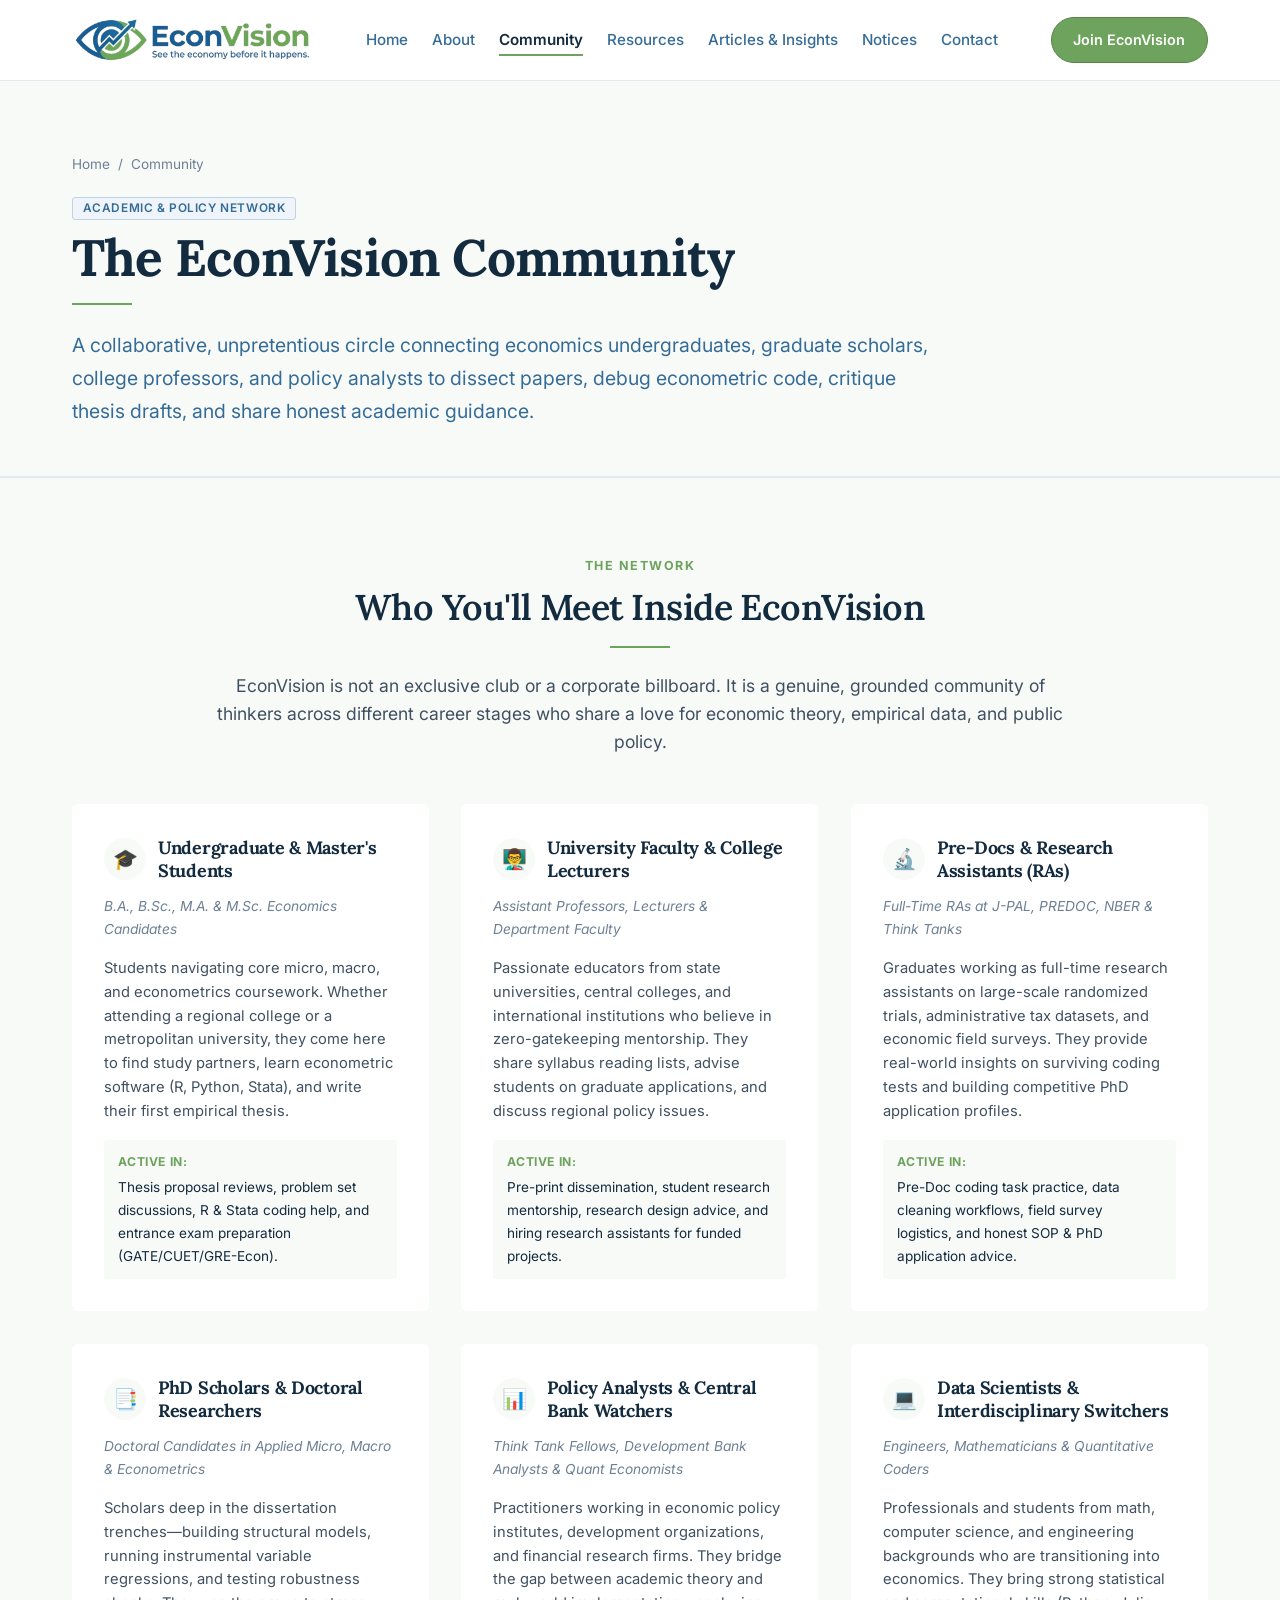
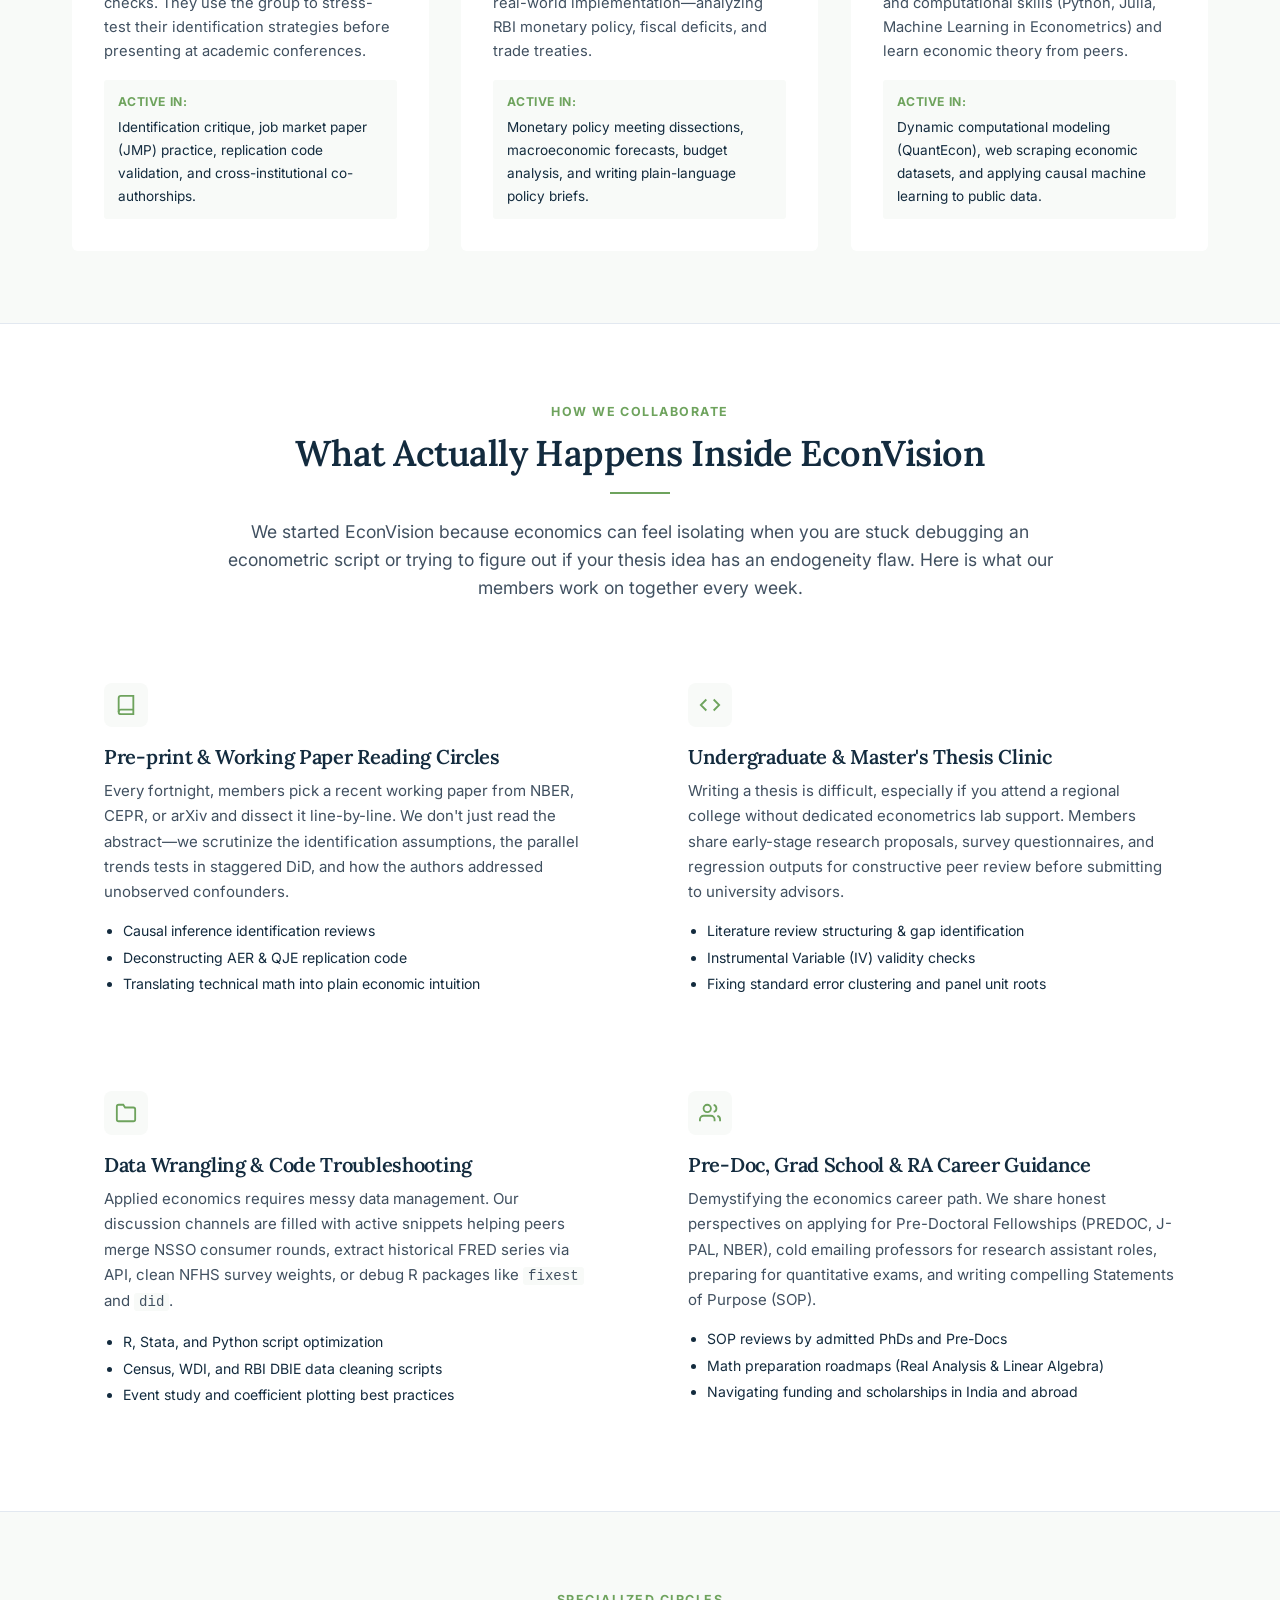
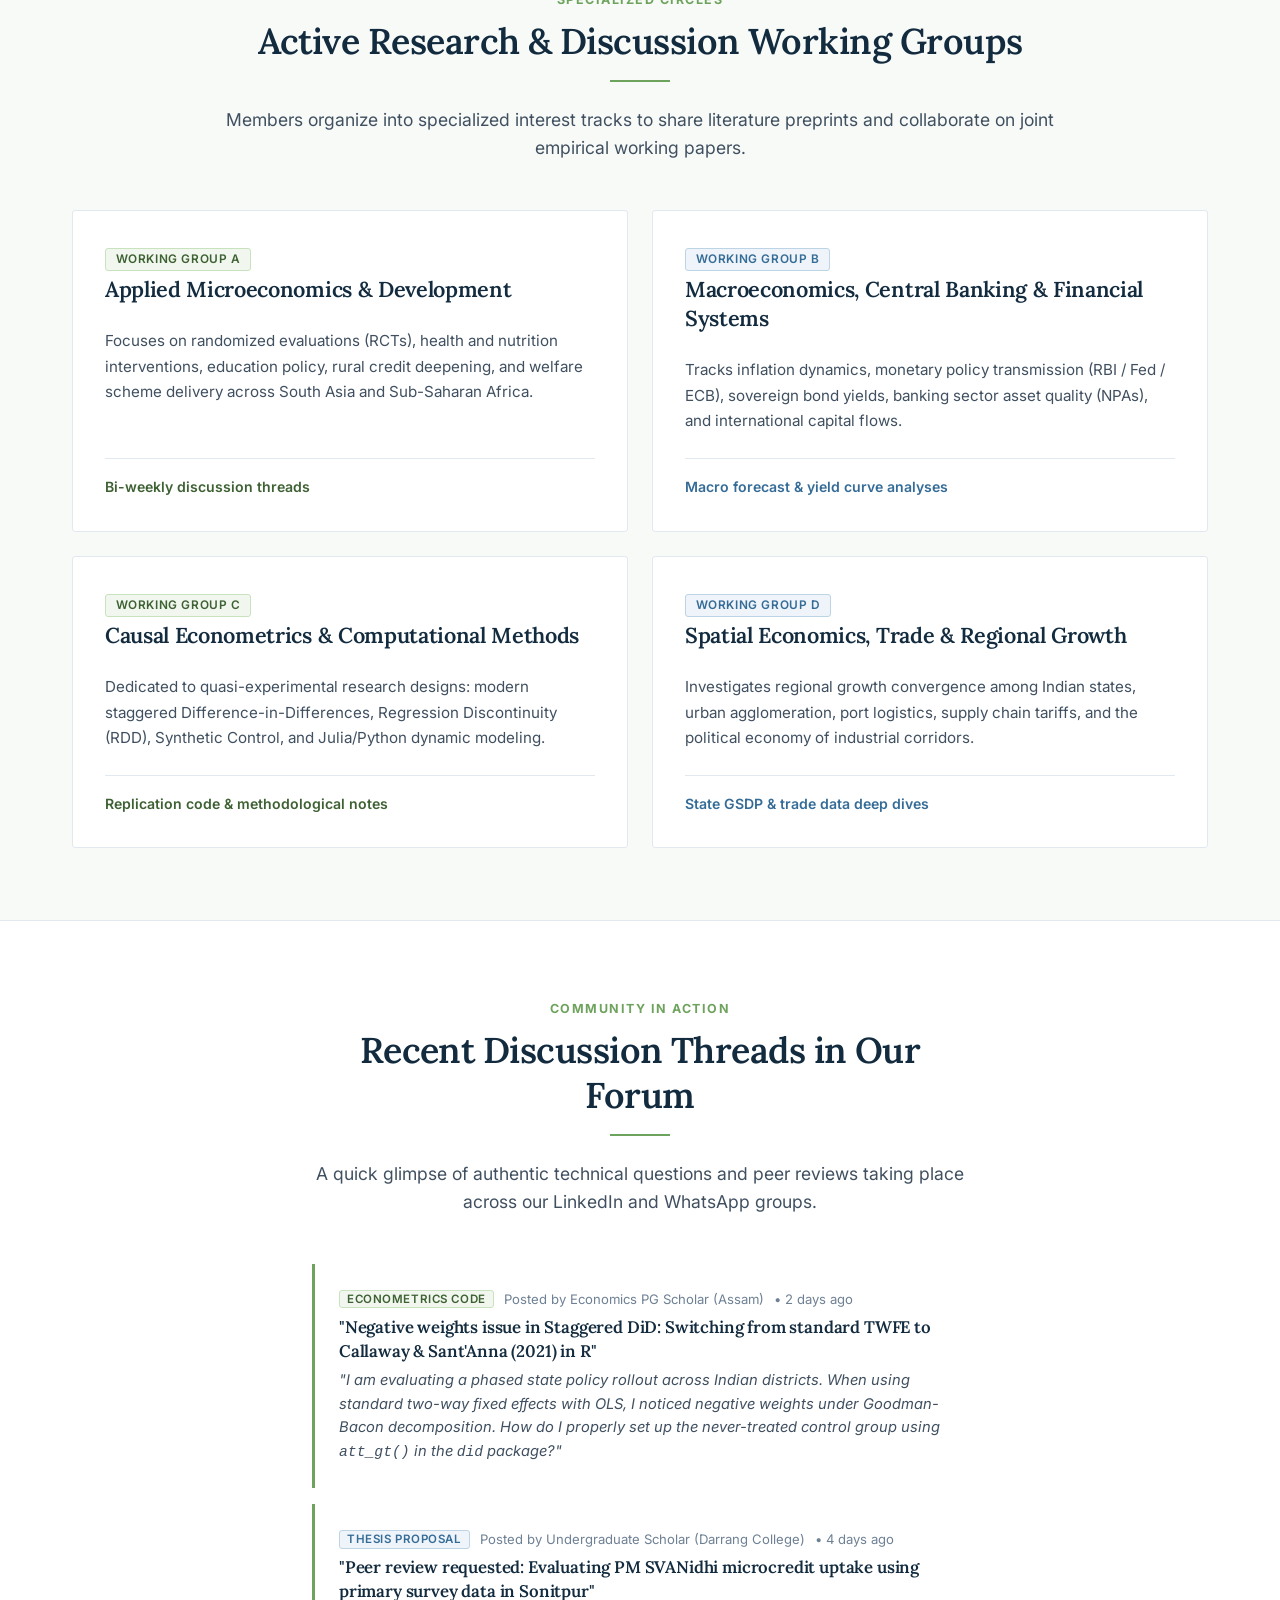
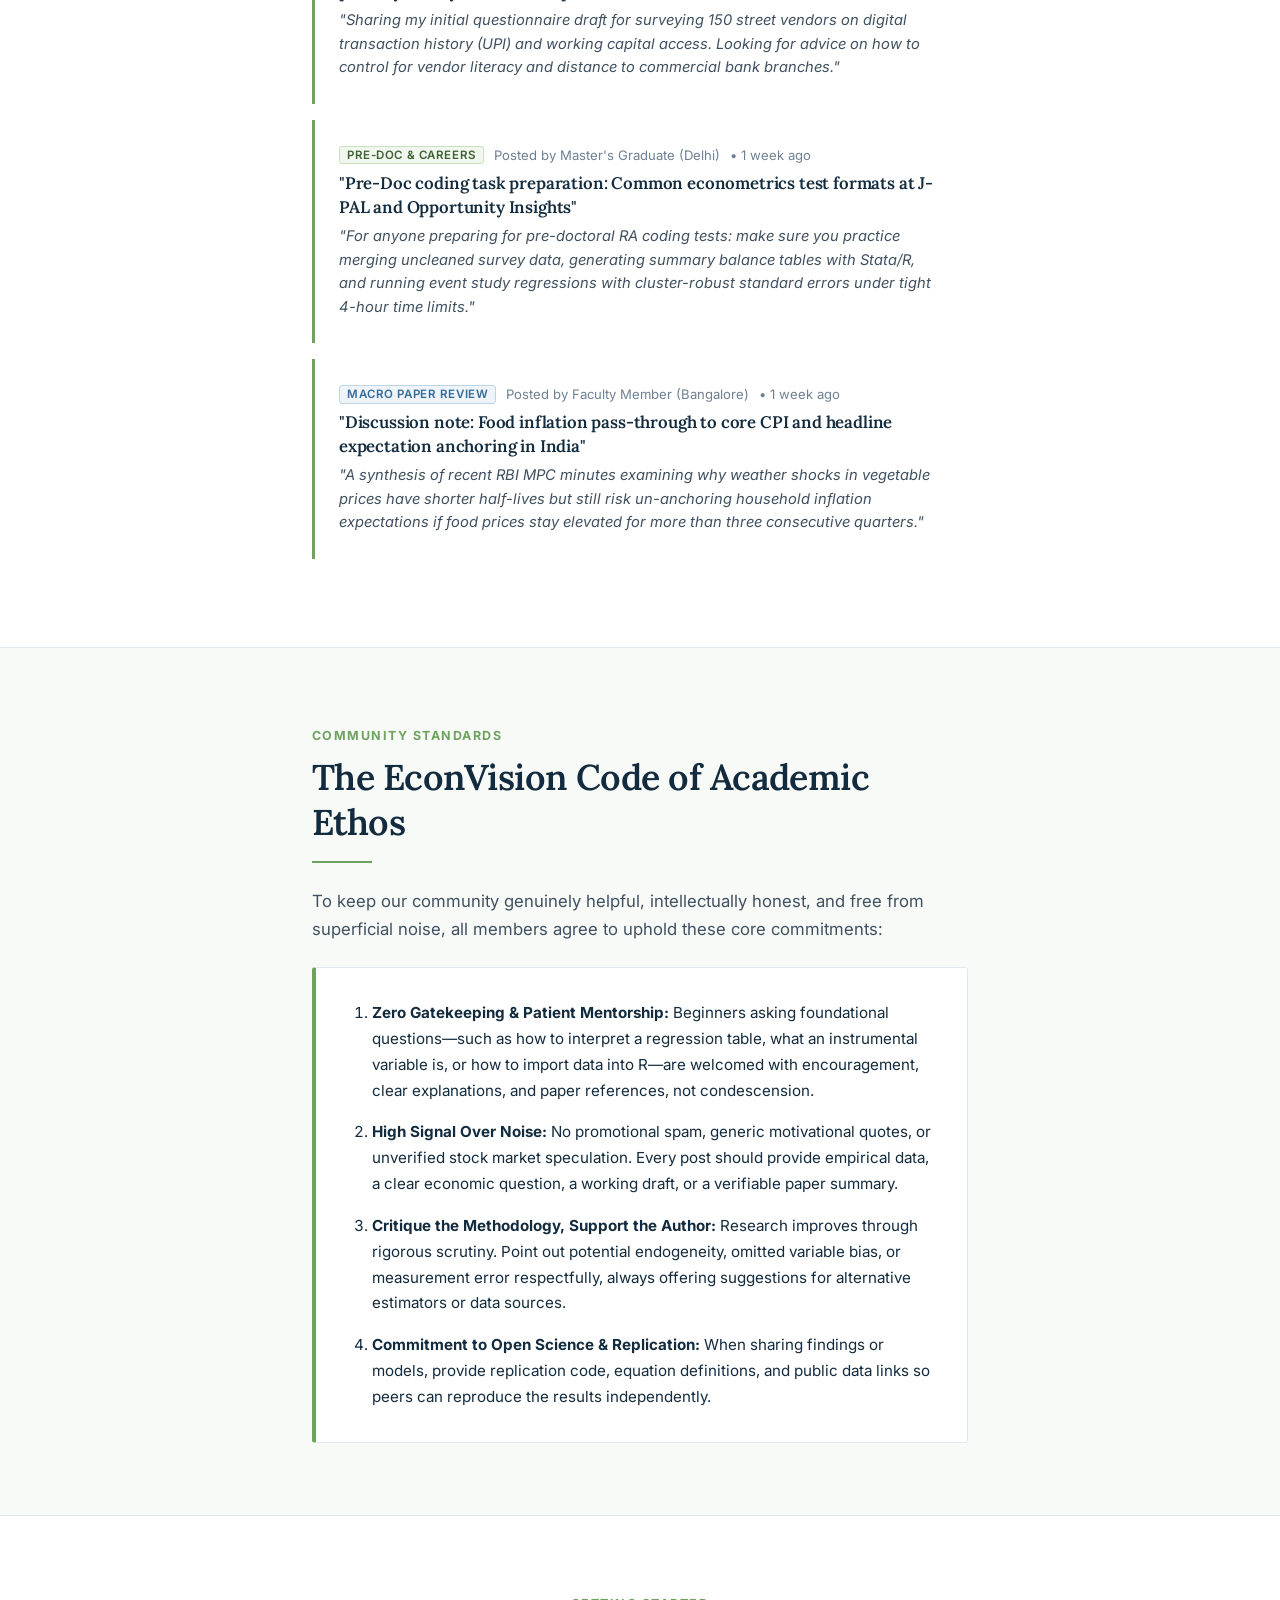
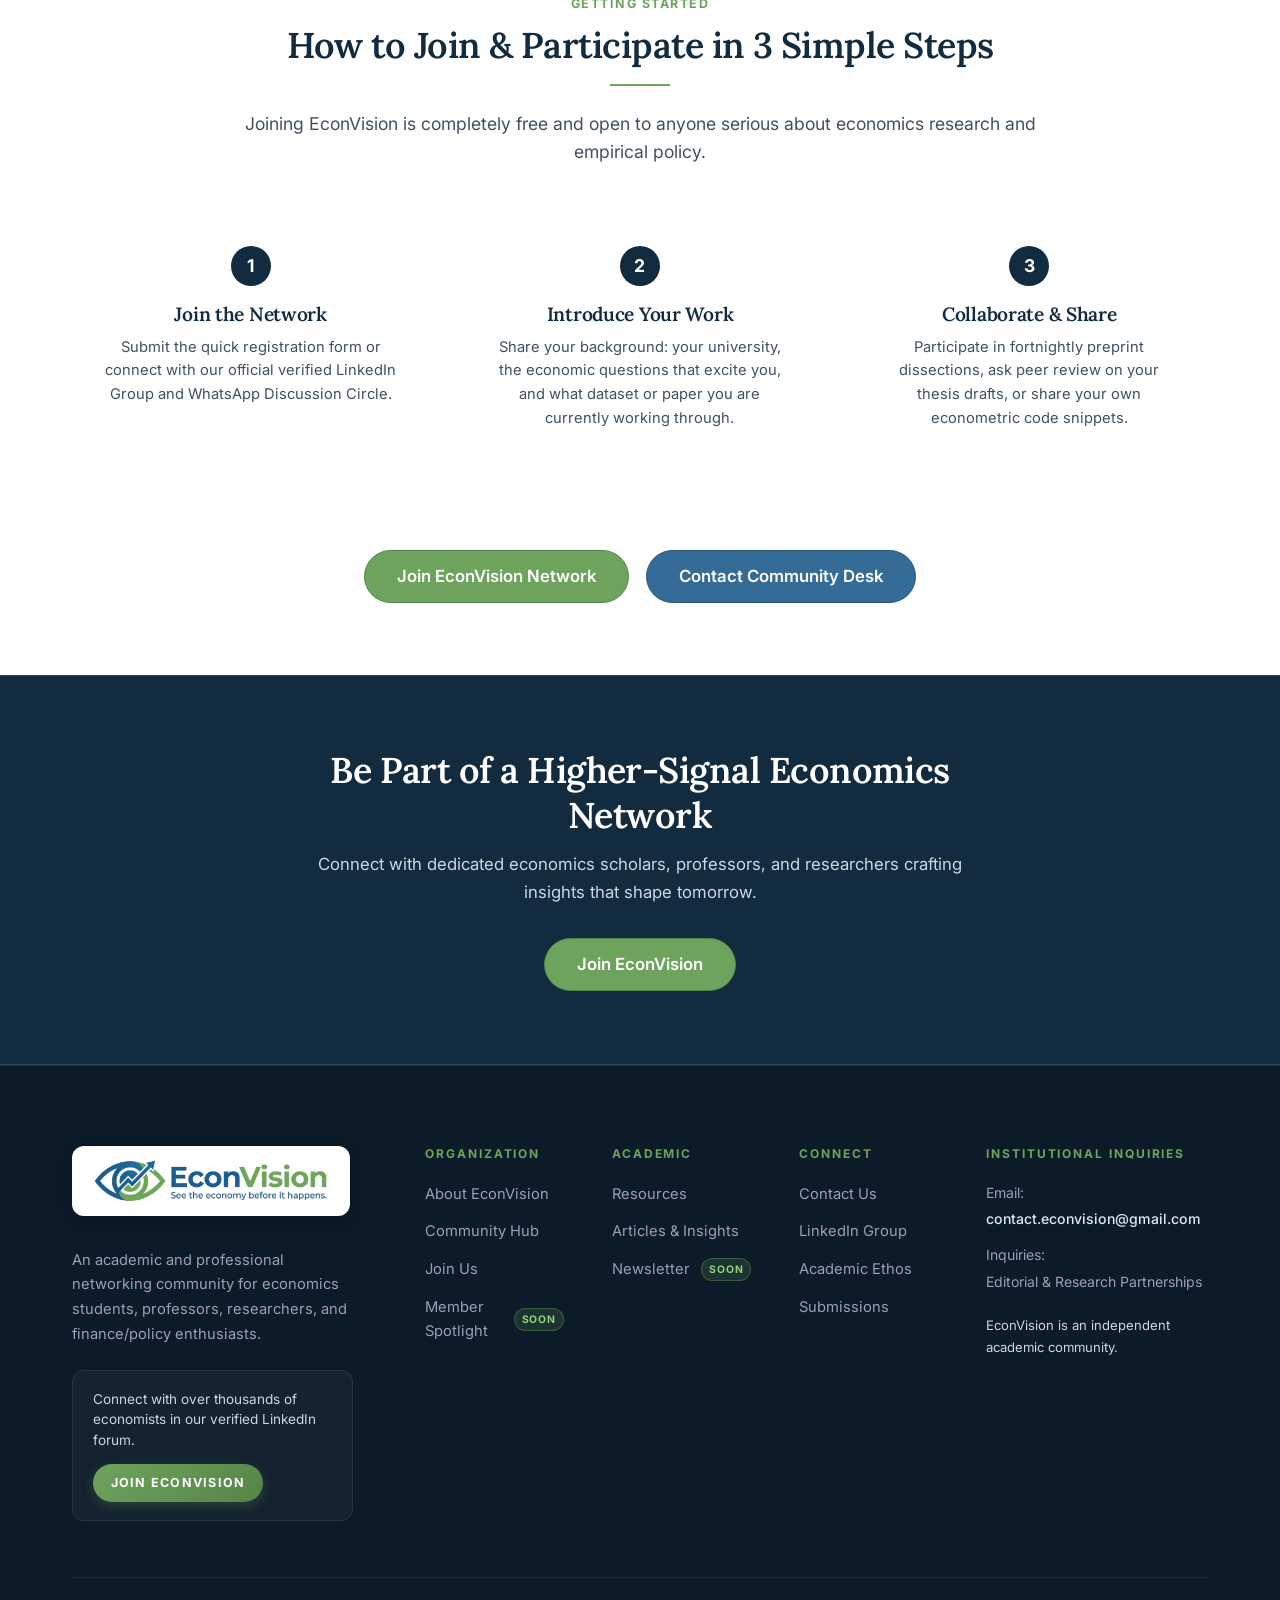
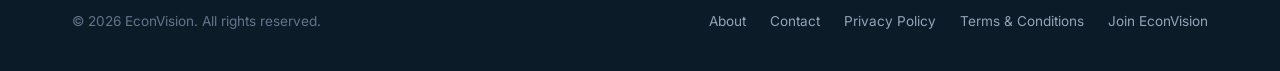
<file: community.html>
<!DOCTYPE html>
<html lang="en">
<head>
  <meta charset="UTF-8">
  <meta name="viewport" content="width=device-width, initial-scale=1.0">
    <title>Community | EconVision - Economics & Policy Network</title>
  <meta name="description" content="Connect with thousands of economics scholars, university professors, doctoral researchers, and policy analysts in the global EconVision academic community.">
  <meta name="keywords" content="economics scholars, policy analysts, researchers, professional network, economics community, econometrics, macroeconomics">
  <meta name="author" content="EconVision Community">
  <meta name="robots" content="index, follow">
  <link rel="canonical" href="https://econvision.vercel.app/community.html">

  <!-- Open Graph / Facebook -->
  <meta property="og:type" content="website">
  <meta property="og:site_name" content="EconVision">
  <meta property="og:url" content="https://econvision.vercel.app/community.html">
  <meta property="og:title" content="Community | EconVision - Economics & Policy Network">
  <meta property="og:description" content="Connect with thousands of economics scholars, university professors, doctoral researchers, and policy analysts in the global EconVision academic community.">
  <meta property="og:image" content="https://econvision.vercel.app/assets/og-image.jpg">
  <meta property="og:image:width" content="1200">
  <meta property="og:image:height" content="630">
  <meta property="og:image:alt" content="EconVision - Economics & Policy Network">

  <!-- Twitter -->
  <meta name="twitter:card" content="summary_large_image">
  <meta name="twitter:url" content="https://econvision.vercel.app/community.html">
  <meta name="twitter:title" content="Community | EconVision - Economics & Policy Network">
  <meta name="twitter:description" content="Connect with thousands of economics scholars, university professors, doctoral researchers, and policy analysts in the global EconVision academic community.">
  <meta name="twitter:image" content="https://econvision.vercel.app/assets/og-image.jpg">
  <meta name="twitter:image:alt" content="EconVision - Economics & Policy Network">

  
  <!-- Favicon / Tab Icon -->
  <!-- Browser Tab Favicon -->
  <link rel="icon" type="image/jpeg" href="up.jpeg?v=20260822">
  <link rel="shortcut icon" type="image/jpeg" href="up.jpeg?v=20260822">
  <link rel="apple-touch-icon" href="up.jpeg?v=20260822">

  <link rel="stylesheet" href="css/main.css">
  <!-- Schema.org JSON-LD Structured Data -->
  <script type="application/ld+json">
{
  "@context": "https://schema.org",
  "@type": "WebPage",
  "name": "The EconVision Academic Community",
  "url": "https://econvision.vercel.app/community.html",
  "description": "A collaborative network for economics undergraduates, graduate scholars, college professors, and policy analysts.",
  "mainEntity": {
    "@type": "Organization",
    "name": "EconVision Community",
    "url": "https://econvision.vercel.app",
    "sameAs": [
      "https://www.linkedin.com/groups/32720170/",
      "https://chat.whatsapp.com/DaQmRsLxQ8a4c5whbJrasH"
    ]
  }
}
  </script>
</head>
<body>
  <!-- Global Scroll Progress Indicator -->
  <div class="scroll-progress-bar" id="scrollProgressBar"></div>

  <div class="site-wrapper">
    <!-- Global Sticky Header -->
    <header class="site-header" id="mainHeader">
      <div class="header-container">
        <a href="index.html" class="brand-link" aria-label="EconVision - See the economy before it happens.">
          <img src="logo-original.png" alt="EconVision Logo - See the economy before it happens" class="brand-logo-img">
        </a>

        <!-- Desktop Navigation -->
        <nav class="main-nav" aria-label="Main Navigation">
          <ul class="nav-list">
            <li class="nav-item"><a href="index.html" class="nav-link">Home</a></li>
            <li class="nav-item"><a href="about.html" class="nav-link">About</a></li>
            <li class="nav-item"><a href="community.html" class="nav-link active">Community</a></li>
            <li class="nav-item"><a href="resources.html" class="nav-link">Resources</a></li>
            <li class="nav-item"><a href="articles.html" class="nav-link">Articles & Insights</a></li>
            <li class="nav-item"><a href="notifications.html" class="nav-link">Notices</a></li>
            <li class="nav-item"><a href="contact.html" class="nav-link">Contact</a></li>
          </ul>
        </nav>

        <!-- Header Actions -->
        <div class="header-actions">
          <a href="join.html" class="header-cta-btn">
            <span>Join EconVision</span>
          </a>
          <button type="button" class="mobile-menu-toggle" aria-label="Toggle aria-expanded="false">
            <svg viewBox="0 0 24 24" fill="none" stroke="currentColor" stroke-width="2" stroke-linecap="round" stroke-linejoin="round" aria-hidden="true">
              <line x1="3" y1="12" x2="21" y2="12"></line>
              <line x1="3" y1="6" x2="21" y2="6"></line>
              <line x1="3" y1="18" x2="21" y2="18"></line>
            </svg>
          </button>
        </div>
      </div>

      <!-- Mobile Navigation Drawer -->
      <div class="mobile-drawer" id="mobileDrawer">
        <ul class="mobile-nav-list">
          <li><a href="index.html" class="mobile-nav-link">Home</a></li>
          <li><a href="about.html" class="mobile-nav-link">About EconVision</a></li>
          <li><a href="community.html" class="mobile-nav-link active">Community</a></li>
          <li><a href="resources.html" class="mobile-nav-link">Resources</a></li>
          <li><a href="articles.html" class="mobile-nav-link">Articles & Insights</a></li>
          <li><a href="notifications.html" class="mobile-nav-link">Notices &amp; Announcements</a></li>
          <li><a href="contact.html" class="mobile-nav-link">Contact</a></li>
          <li><a href="spotlight.html" class="mobile-nav-link">Member Spotlight <span class="future-badge">Soon</span></a></li>
          <li><a href="newsletter.html" class="mobile-nav-link">Newsletter <span class="future-badge">Soon</span></a></li>
        </ul>
        <a href="join.html" class="btn btn-green mobile-drawer-cta">
          Join EconVision
        </a>
      </div>
    </header>

    <!-- Main Content Area -->
    <main class="site-main">
      <!-- Academic Page Header -->
      <section class="page-header">
        <div class="container">
          <ul class="breadcrumbs">
            <li><a href="index.html">Home</a></li>
            <li><span class="separator">/</span></li>
            <li><span>Community</span></li>
          </ul>
          <div class="badge badge-navy" style="margin-bottom: var(--space-xs);">Academic &amp; Policy Network</div>
          <h1 class="page-header-title">The EconVision Community</h1>
          <div class="hairline-green"></div>
          <p class="page-header-description lead">
            A collaborative, unpretentious circle connecting economics undergraduates, graduate scholars, college professors, and policy analysts to dissect papers, debug econometric code, critique thesis drafts, and share honest academic guidance.
          </p>
        </div>
      </section>

      <!-- Member Personas Section (Who Is In EconVision) -->
      <section class="section section-alt">
        <div class="container">
          <div class="section-header text-center reveal-on-scroll">
            <span class="section-eyebrow">The Network</span>
            <h2 class="section-title">Who You'll Meet Inside EconVision</h2>
            <div class="hairline-green center"></div>
            <p class="section-subtitle">
              EconVision is not an exclusive club or a corporate billboard. It is a genuine, grounded community of thinkers across different career stages who share a love for economic theory, empirical data, and public policy.
            </p>
          </div>

          <div class="persona-card-grid">
            
            <!-- Persona 1 -->
            <div class="persona-card reveal-on-scroll">
              <div class="persona-header">
                <div class="persona-avatar-icon">🎓</div>
                <div>
                  <h3 class="persona-title">Undergraduate &amp; Master's Students</h3>
                </div>
              </div>
              <div class="persona-who">B.A., B.Sc., M.A. &amp; M.Sc. Economics Candidates</div>
              <p class="persona-desc">
                Students navigating core micro, macro, and econometrics coursework. Whether attending a regional college or a metropolitan university, they come here to find study partners, learn econometric software (R, Python, Stata), and write their first empirical thesis.
              </p>
              <div class="persona-activities-box">
                <div class="persona-activities-title">Active In:</div>
                Thesis proposal reviews, problem set discussions, R &amp; Stata coding help, and entrance exam preparation (GATE/CUET/GRE-Econ).
              </div>
            </div>

            <!-- Persona 2 -->
            <div class="persona-card reveal-on-scroll">
              <div class="persona-header">
                <div class="persona-avatar-icon">👨‍🏫</div>
                <div>
                  <h3 class="persona-title">University Faculty &amp; College Lecturers</h3>
                </div>
              </div>
              <div class="persona-who">Assistant Professors, Lecturers &amp; Department Faculty</div>
              <p class="persona-desc">
                Passionate educators from state universities, central colleges, and international institutions who believe in zero-gatekeeping mentorship. They share syllabus reading lists, advise students on graduate applications, and discuss regional policy issues.
              </p>
              <div class="persona-activities-box">
                <div class="persona-activities-title">Active In:</div>
                Pre-print dissemination, student research mentorship, research design advice, and hiring research assistants for funded projects.
              </div>
            </div>

            <!-- Persona 3 -->
            <div class="persona-card reveal-on-scroll">
              <div class="persona-header">
                <div class="persona-avatar-icon">🔬</div>
                <div>
                  <h3 class="persona-title">Pre-Docs &amp; Research Assistants (RAs)</h3>
                </div>
              </div>
              <div class="persona-who">Full-Time RAs at J-PAL, PREDOC, NBER &amp; Think Tanks</div>
              <p class="persona-desc">
                Graduates working as full-time research assistants on large-scale randomized trials, administrative tax datasets, and economic field surveys. They provide real-world insights on surviving coding tests and building competitive PhD application profiles.
              </p>
              <div class="persona-activities-box">
                <div class="persona-activities-title">Active In:</div>
                Pre-Doc coding task practice, data cleaning workflows, field survey logistics, and honest SOP &amp; PhD application advice.
              </div>
            </div>

            <!-- Persona 4 -->
            <div class="persona-card reveal-on-scroll">
              <div class="persona-header">
                <div class="persona-avatar-icon">📑</div>
                <div>
                  <h3 class="persona-title">PhD Scholars &amp; Doctoral Researchers</h3>
                </div>
              </div>
              <div class="persona-who">Doctoral Candidates in Applied Micro, Macro &amp; Econometrics</div>
              <p class="persona-desc">
                Scholars deep in the dissertation trenches—building structural models, running instrumental variable regressions, and testing robustness checks. They use the group to stress-test their identification strategies before presenting at academic conferences.
              </p>
              <div class="persona-activities-box">
                <div class="persona-activities-title">Active In:</div>
                Identification critique, job market paper (JMP) practice, replication code validation, and cross-institutional co-authorships.
              </div>
            </div>

            <!-- Persona 5 -->
            <div class="persona-card reveal-on-scroll">
              <div class="persona-header">
                <div class="persona-avatar-icon">📊</div>
                <div>
                  <h3 class="persona-title">Policy Analysts &amp; Central Bank Watchers</h3>
                </div>
              </div>
              <div class="persona-who">Think Tank Fellows, Development Bank Analysts &amp; Quant Economists</div>
              <p class="persona-desc">
                Practitioners working in economic policy institutes, development organizations, and financial research firms. They bridge the gap between academic theory and real-world implementation—analyzing RBI monetary policy, fiscal deficits, and trade treaties.
              </p>
              <div class="persona-activities-box">
                <div class="persona-activities-title">Active In:</div>
                Monetary policy meeting dissections, macroeconomic forecasts, budget analysis, and writing plain-language policy briefs.
              </div>
            </div>

            <!-- Persona 6 -->
            <div class="persona-card reveal-on-scroll">
              <div class="persona-header">
                <div class="persona-avatar-icon">💻</div>
                <div>
                  <h3 class="persona-title">Data Scientists &amp; Interdisciplinary Switchers</h3>
                </div>
              </div>
              <div class="persona-who">Engineers, Mathematicians &amp; Quantitative Coders</div>
              <p class="persona-desc">
                Professionals and students from math, computer science, and engineering backgrounds who are transitioning into economics. They bring strong statistical and computational skills (Python, Julia, Machine Learning in Econometrics) and learn economic theory from peers.
              </p>
              <div class="persona-activities-box">
                <div class="persona-activities-title">Active In:</div>
                Dynamic computational modeling (QuantEcon), web scraping economic datasets, and applying causal machine learning to public data.
              </div>
            </div>

          </div>
        </div>
      </section>

      <!-- What We Do Daily (4 Core Community Pillars) -->
      <section class="section">
        <div class="container">
          <div class="section-header text-center reveal-on-scroll">
            <span class="section-eyebrow">How We Collaborate</span>
            <h2 class="section-title">What Actually Happens Inside EconVision</h2>
            <div class="hairline-green center"></div>
            <p class="section-subtitle">
              We started EconVision because economics can feel isolating when you are stuck debugging an econometric script or trying to figure out if your thesis idea has an endogeneity flaw. Here is what our members work on together every week.
            </p>
          </div>

          <div class="grid-2" style="gap: var(--space-xl);">
            
            <!-- Pillar 1 -->
            <div class="community-pillar-card reveal-on-scroll">
              <div class="community-pillar-icon">
                <svg viewBox="0 0 24 24"><path d="M4 19.5A2.5 2.5 0 0 1 6.5 17H20"></path><path d="M6.5 2H20v20H6.5A2.5 2.5 0 0 1 4 19.5v-15A2.5 2.5 0 0 1 6.5 2z"></path></svg>
              </div>
              <h3 style="font-size: 1.25rem; color: var(--color-primary-navy); margin-bottom: var(--space-xs);">
                Pre-print &amp; Working Paper Reading Circles
              </h3>
              <p style="font-size: 0.94rem; color: var(--color-text-secondary); line-height: 1.68; margin-bottom: var(--space-md);">
                Every fortnight, members pick a recent working paper from NBER, CEPR, or arXiv and dissect it line-by-line. We don't just read the abstract—we scrutinize the identification assumptions, the parallel trends tests in staggered DiD, and how the authors addressed unobserved confounders.
              </p>
              <ul style="padding-left: 1.2rem; margin: 0; font-size: 0.88rem; color: var(--color-navy-dark); line-height: 1.6; display: flex; flex-direction: column; gap: 4px;">
                <li>Causal inference identification reviews</li>
                <li>Deconstructing AER &amp; QJE replication code</li>
                <li>Translating technical math into plain economic intuition</li>
              </ul>
            </div>

            <!-- Pillar 2 -->
            <div class="community-pillar-card reveal-on-scroll">
              <div class="community-pillar-icon">
                <svg viewBox="0 0 24 24"><polyline points="16 18 22 12 16 6"></polyline><polyline points="8 6 2 12 8 18"></polyline></svg>
              </div>
              <h3 style="font-size: 1.25rem; color: var(--color-primary-navy); margin-bottom: var(--space-xs);">
                Undergraduate &amp; Master's Thesis Clinic
              </h3>
              <p style="font-size: 0.94rem; color: var(--color-text-secondary); line-height: 1.68; margin-bottom: var(--space-md);">
                Writing a thesis is difficult, especially if you attend a regional college without dedicated econometrics lab support. Members share early-stage research proposals, survey questionnaires, and regression outputs for constructive peer review before submitting to university advisors.
              </p>
              <ul style="padding-left: 1.2rem; margin: 0; font-size: 0.88rem; color: var(--color-navy-dark); line-height: 1.6; display: flex; flex-direction: column; gap: 4px;">
                <li>Literature review structuring &amp; gap identification</li>
                <li>Instrumental Variable (IV) validity checks</li>
                <li>Fixing standard error clustering and panel unit roots</li>
              </ul>
            </div>

            <!-- Pillar 3 -->
            <div class="community-pillar-card reveal-on-scroll">
              <div class="community-pillar-icon">
                <svg viewBox="0 0 24 24"><path d="M22 19a2 2 0 0 1-2 2H4a2 2 0 0 1-2-2V5a2 2 0 0 1 2-2h5l2 3h9a2 2 0 0 1 2 2z"></path></svg>
              </div>
              <h3 style="font-size: 1.25rem; color: var(--color-primary-navy); margin-bottom: var(--space-xs);">
                Data Wrangling &amp; Code Troubleshooting
              </h3>
              <p style="font-size: 0.94rem; color: var(--color-text-secondary); line-height: 1.68; margin-bottom: var(--space-md);">
                Applied economics requires messy data management. Our discussion channels are filled with active snippets helping peers merge NSSO consumer rounds, extract historical FRED series via API, clean NFHS survey weights, or debug R packages like <code style="font-family: monospace; font-size: 0.88rem; background: var(--color-bg-alt); padding: 1px 5px; border-radius: 3px;">fixest</code> and <code style="font-family: monospace; font-size: 0.88rem; background: var(--color-bg-alt); padding: 1px 5px; border-radius: 3px;">did</code>.
              </p>
              <ul style="padding-left: 1.2rem; margin: 0; font-size: 0.88rem; color: var(--color-navy-dark); line-height: 1.6; display: flex; flex-direction: column; gap: 4px;">
                <li>R, Stata, and Python script optimization</li>
                <li>Census, WDI, and RBI DBIE data cleaning scripts</li>
                <li>Event study and coefficient plotting best practices</li>
              </ul>
            </div>

            <!-- Pillar 4 -->
            <div class="community-pillar-card reveal-on-scroll">
              <div class="community-pillar-icon">
                <svg viewBox="0 0 24 24"><path d="M17 21v-2a4 4 0 0 0-4-4H5a4 4 0 0 0-4 4v2"></path><circle cx="9" cy="7" r="4"></circle><path d="M23 21v-2a4 4 0 0 0-3-3.87"></path><path d="M16 3.13a4 4 0 0 1 0 7.75"></path></svg>
              </div>
              <h3 style="font-size: 1.25rem; color: var(--color-primary-navy); margin-bottom: var(--space-xs);">
                Pre-Doc, Grad School &amp; RA Career Guidance
              </h3>
              <p style="font-size: 0.94rem; color: var(--color-text-secondary); line-height: 1.68; margin-bottom: var(--space-md);">
                Demystifying the economics career path. We share honest perspectives on applying for Pre-Doctoral Fellowships (PREDOC, J-PAL, NBER), cold emailing professors for research assistant roles, preparing for quantitative exams, and writing compelling Statements of Purpose (SOP).
              </p>
              <ul style="padding-left: 1.2rem; margin: 0; font-size: 0.88rem; color: var(--color-navy-dark); line-height: 1.6; display: flex; flex-direction: column; gap: 4px;">
                <li>SOP reviews by admitted PhDs and Pre-Docs</li>
                <li>Math preparation roadmaps (Real Analysis &amp; Linear Algebra)</li>
                <li>Navigating funding and scholarships in India and abroad</li>
              </ul>
            </div>

          </div>
        </div>
      </section>

      <!-- Active Working Groups -->
      <section class="section section-alt">
        <div class="container">
          <div class="section-header text-center reveal-on-scroll">
            <span class="section-eyebrow">Specialized Circles</span>
            <h2 class="section-title">Active Research &amp; Discussion Working Groups</h2>
            <div class="hairline-green center"></div>
            <p class="section-subtitle">
              Members organize into specialized interest tracks to share literature preprints and collaborate on joint empirical working papers.
            </p>
          </div>

          <div class="grid-2" style="gap: var(--space-lg);">
            
            <div class="card reveal-on-scroll" style="background: #FFFFFF;">
              <div class="card-header">
                <span class="badge badge-green" style="margin-bottom: 4px;">Working Group A</span>
                <h3 class="card-title">Applied Microeconomics &amp; Development</h3>
              </div>
              <div class="card-body">
                Focuses on randomized evaluations (RCTs), health and nutrition interventions, education policy, rural credit deepening, and welfare scheme delivery across South Asia and Sub-Saharan Africa.
              </div>
              <div class="card-footer">
                <span class="text-green" style="font-weight: 600; font-size: 0.88rem;">Bi-weekly discussion threads</span>
              </div>
            </div>

            <div class="card reveal-on-scroll" style="background: #FFFFFF;">
              <div class="card-header">
                <span class="badge badge-navy" style="margin-bottom: 4px;">Working Group B</span>
                <h3 class="card-title">Macroeconomics, Central Banking &amp; Financial Systems</h3>
              </div>
              <div class="card-body">
                Tracks inflation dynamics, monetary policy transmission (RBI / Fed / ECB), sovereign bond yields, banking sector asset quality (NPAs), and international capital flows.
              </div>
              <div class="card-footer">
                <span class="text-navy" style="font-weight: 600; font-size: 0.88rem;">Macro forecast &amp; yield curve analyses</span>
              </div>
            </div>

            <div class="card reveal-on-scroll" style="background: #FFFFFF;">
              <div class="card-header">
                <span class="badge badge-green" style="margin-bottom: 4px;">Working Group C</span>
                <h3 class="card-title">Causal Econometrics &amp; Computational Methods</h3>
              </div>
              <div class="card-body">
                Dedicated to quasi-experimental research designs: modern staggered Difference-in-Differences, Regression Discontinuity (RDD), Synthetic Control, and Julia/Python dynamic modeling.
              </div>
              <div class="card-footer">
                <span class="text-green" style="font-weight: 600; font-size: 0.88rem;">Replication code &amp; methodological notes</span>
              </div>
            </div>

            <div class="card reveal-on-scroll" style="background: #FFFFFF;">
              <div class="card-header">
                <span class="badge badge-navy" style="margin-bottom: 4px;">Working Group D</span>
                <h3 class="card-title">Spatial Economics, Trade &amp; Regional Growth</h3>
              </div>
              <div class="card-body">
                Investigates regional growth convergence among Indian states, urban agglomeration, port logistics, supply chain tariffs, and the political economy of industrial corridors.
              </div>
              <div class="card-footer">
                <span class="text-navy" style="font-weight: 600; font-size: 0.88rem;">State GSDP &amp; trade data deep dives</span>
              </div>
            </div>

          </div>
        </div>
      </section>

      <!-- Real Discussion Highlights / Recent Threads -->
      <section class="section">
        <div class="container container-reading">
          <div class="section-header text-center reveal-on-scroll">
            <span class="section-eyebrow">Community In Action</span>
            <h2 class="section-title">Recent Discussion Threads in Our Forum</h2>
            <div class="hairline-green center"></div>
            <p class="section-subtitle">
              A quick glimpse of authentic technical questions and peer reviews taking place across our LinkedIn and WhatsApp groups.
            </p>
          </div>

          <div class="reveal-on-scroll">
            
            <!-- Thread 1 -->
            <div class="community-thread-card">
              <div class="community-thread-meta">
                <span class="badge badge-green" style="font-size: 0.72rem; padding: 2px 7px;">Econometrics Code</span>
                <span>Posted by Economics PG Scholar (Assam)</span>
                <span>• 2 days ago</span>
              </div>
              <h4 class="community-thread-title">
                "Negative weights issue in Staggered DiD: Switching from standard TWFE to Callaway &amp; Sant'Anna (2021) in R"
              </h4>
              <p class="community-thread-desc">
                <em>"I am evaluating a phased state policy rollout across Indian districts. When using standard two-way fixed effects with OLS, I noticed negative weights under Goodman-Bacon decomposition. How do I properly set up the never-treated control group using <code style="font-family: monospace;">att_gt()</code> in the <code style="font-family: monospace;">did</code> package?"</em>
              </p>
            </div>

            <!-- Thread 2 -->
            <div class="community-thread-card">
              <div class="community-thread-meta">
                <span class="badge badge-navy" style="font-size: 0.72rem; padding: 2px 7px;">Thesis Proposal</span>
                <span>Posted by Undergraduate Scholar (Darrang College)</span>
                <span>• 4 days ago</span>
              </div>
              <h4 class="community-thread-title">
                "Peer review requested: Evaluating PM SVANidhi microcredit uptake using primary survey data in Sonitpur"
              </h4>
              <p class="community-thread-desc">
                <em>"Sharing my initial questionnaire draft for surveying 150 street vendors on digital transaction history (UPI) and working capital access. Looking for advice on how to control for vendor literacy and distance to commercial bank branches."</em>
              </p>
            </div>

            <!-- Thread 3 -->
            <div class="community-thread-card">
              <div class="community-thread-meta">
                <span class="badge badge-green" style="font-size: 0.72rem; padding: 2px 7px;">Pre-Doc &amp; Careers</span>
                <span>Posted by Master's Graduate (Delhi)</span>
                <span>• 1 week ago</span>
              </div>
              <h4 class="community-thread-title">
                "Pre-Doc coding task preparation: Common econometrics test formats at J-PAL and Opportunity Insights"
              </h4>
              <p class="community-thread-desc">
                <em>"For anyone preparing for pre-doctoral RA coding tests: make sure you practice merging uncleaned survey data, generating summary balance tables with Stata/R, and running event study regressions with cluster-robust standard errors under tight 4-hour time limits."</em>
              </p>
            </div>

            <!-- Thread 4 -->
            <div class="community-thread-card">
              <div class="community-thread-meta">
                <span class="badge badge-navy" style="font-size: 0.72rem; padding: 2px 7px;">Macro Paper Review</span>
                <span>Posted by Faculty Member (Bangalore)</span>
                <span>• 1 week ago</span>
              </div>
              <h4 class="community-thread-title">
                "Discussion note: Food inflation pass-through to core CPI and headline expectation anchoring in India"
              </h4>
              <p class="community-thread-desc">
                <em>"A synthesis of recent RBI MPC minutes examining why weather shocks in vegetable prices have shorter half-lives but still risk un-anchoring household inflation expectations if food prices stay elevated for more than three consecutive quarters."</em>
              </p>
            </div>

          </div>
        </div>
      </section>

      <!-- Code of Academic Conduct -->
      <section class="section section-alt">
        <div class="container container-reading reveal-on-scroll">
          <span class="section-eyebrow text-green">Community Standards</span>
          <h2>The EconVision Code of Academic Ethos</h2>
          <div class="hairline-green"></div>
          <p>
            To keep our community genuinely helpful, intellectually honest, and free from superficial noise, all members agree to uphold these core commitments:
          </p>
          <div class="callout-box" style="margin-top: var(--space-lg); background-color: #FFFFFF;">
            <ol style="padding-left: var(--space-lg); margin: 0; display: flex; flex-direction: column; gap: var(--space-md); color: var(--color-navy-dark); font-size: 0.95rem; line-height: 1.7;">
              <li><strong>Zero Gatekeeping &amp; Patient Mentorship:</strong> Beginners asking foundational questions—such as how to interpret a regression table, what an instrumental variable is, or how to import data into R—are welcomed with encouragement, clear explanations, and paper references, not condescension.</li>
              <li><strong>High Signal Over Noise:</strong> No promotional spam, generic motivational quotes, or unverified stock market speculation. Every post should provide empirical data, a clear economic question, a working draft, or a verifiable paper summary.</li>
              <li><strong>Critique the Methodology, Support the Author:</strong> Research improves through rigorous scrutiny. Point out potential endogeneity, omitted variable bias, or measurement error respectfully, always offering suggestions for alternative estimators or data sources.</li>
              <li><strong>Commitment to Open Science &amp; Replication:</strong> When sharing findings or models, provide replication code, equation definitions, and public data links so peers can reproduce the results independently.</li>
            </ol>
          </div>
        </div>
      </section>

      <!-- How to Get Involved Step-by-Step -->
      <section class="section">
        <div class="container">
          <div class="section-header text-center reveal-on-scroll">
            <span class="section-eyebrow">Getting Started</span>
            <h2 class="section-title">How to Join &amp; Participate in 3 Simple Steps</h2>
            <div class="hairline-green center"></div>
            <p class="section-subtitle">
              Joining EconVision is completely free and open to anyone serious about economics research and empirical policy.
            </p>
          </div>

          <div class="community-steps-grid reveal-on-scroll">
            
            <div class="community-step-card">
              <div class="community-step-number">1</div>
              <h3 style="font-size: 1.2rem; color: var(--color-primary-navy); margin-bottom: var(--space-xs);">
                Join the Network
              </h3>
              <p style="font-size: 0.92rem; color: var(--color-text-secondary); line-height: 1.6;">
                Submit the quick registration form or connect with our official verified LinkedIn Group and WhatsApp Discussion Circle.
              </p>
            </div>

            <div class="community-step-card">
              <div class="community-step-number">2</div>
              <h3 style="font-size: 1.2rem; color: var(--color-primary-navy); margin-bottom: var(--space-xs);">
                Introduce Your Work
              </h3>
              <p style="font-size: 0.92rem; color: var(--color-text-secondary); line-height: 1.6;">
                Share your background: your university, the economic questions that excite you, and what dataset or paper you are currently working through.
              </p>
            </div>

            <div class="community-step-card">
              <div class="community-step-number">3</div>
              <h3 style="font-size: 1.2rem; color: var(--color-primary-navy); margin-bottom: var(--space-xs);">
                Collaborate &amp; Share
              </h3>
              <p style="font-size: 0.92rem; color: var(--color-text-secondary); line-height: 1.6;">
                Participate in fortnightly preprint dissections, ask peer review on your thesis drafts, or share your own econometric code snippets.
              </p>
            </div>

          </div>

          <div style="margin-top: var(--space-3xl); text-align: center;" class="reveal-on-scroll">
            <a href="join.html" class="btn btn-green btn-lg" style="margin-right: var(--space-sm);">Join EconVision Network</a>
            <a href="contact.html" class="btn btn-navy btn-lg">Contact Community Desk</a>
          </div>
        </div>
      </section>

      <!-- CTA -->
      <section class="section section-navy" style="text-align: center;">
        <div class="container container-reading reveal-on-scroll">
          <h2 style="color: #FFFFFF; margin-bottom: var(--space-sm);">Be Part of a Higher-Signal Economics Network</h2>
          <p style="color: var(--color-text-inverse-muted); margin-bottom: var(--space-xl);">
            Connect with dedicated economics scholars, professors, and researchers crafting insights that shape tomorrow.
          </p>
          <a href="join.html" class="btn btn-green btn-lg">Join EconVision</a>
        </div>
      </section>
    </main>

    <!-- Global Academic Footer -->
    <footer class="site-footer">
      <div class="container">
        <div class="footer-top-grid">
          <div class="footer-brand-col">
            <a href="index.html" class="footer-brand-link" aria-label="EconVision Home">
              <div class="footer-brand-logo-wrap">
                <img src="logo-original.png" alt="EconVision Logo - See the economy before it happens" class="footer-brand-logo-img">
              </div>
            </a>
            <p class="footer-description">
              An academic and professional networking community for economics students, professors, researchers, and finance/policy enthusiasts.
            </p>
            <div class="footer-linkedin-card">
              <p>Connect with over thousands of economists in our verified LinkedIn forum.</p>
              <a href="join.html" class="footer-linkedin-btn">
                <span>Join EconVision</span>
              </a>
            </div>
          </div>

          <div>
            <h4 class="footer-heading">Organization</h4>
            <ul class="footer-nav-list">
              <li><a href="about.html" class="footer-nav-link">About EconVision</a></li>
              <li><a href="community.html" class="footer-nav-link">Community Hub</a></li>
              <li><a href="join.html" class="footer-nav-link">Join Us</a></li>
              <li><a href="spotlight.html" class="footer-nav-link">Member Spotlight <span class="future-badge">Soon</span></a></li>
            </ul>
          </div>

          <div>
            <h4 class="footer-heading">Academic</h4>
            <ul class="footer-nav-list">
              <li><a href="resources.html" class="footer-nav-link">Resources</a></li>
              <li><a href="articles.html" class="footer-nav-link">Articles & Insights</a></li>
              <li><a href="newsletter.html" class="footer-nav-link">Newsletter <span class="future-badge">Soon</span></a></li>
            </ul>
          </div>

          <div>
            <h4 class="footer-heading">Connect</h4>
            <ul class="footer-nav-list">
              <li><a href="contact.html" class="footer-nav-link">Contact Us</a></li>
              <li><a href="join.html" class="footer-nav-link">LinkedIn Group</a></li>
              <li><a href="about.html#governance" class="footer-nav-link">Academic Ethos</a></li>
              <li><a href="articles.html#submissions" class="footer-nav-link">Submissions</a></li>
            </ul>
          </div>

          <div>
            <h4 class="footer-heading">Institutional Inquiries</h4>
            <div class="footer-contact-info">
              <div class="footer-contact-item">
                <span>Email:</span>
                <a href="https://mail.google.com/mail/?view=cm&fs=1&to=contact.econvision@gmail.com" target="_blank" rel="noopener noreferrer">contact.econvision@gmail.com</a>
              </div>
              <div class="footer-contact-item">
                <span>Inquiries:</span>
                <span>Editorial & Research Partnerships</span>
              </div>
            </div>
            <p style="font-size: 0.82rem; color: var(--color-text-inverse-muted); margin: 0;">
              EconVision is an independent academic community.
            </p>
          </div>
        </div>

        <div class="footer-bottom">
          <div>
            &copy; 2026 EconVision. All rights reserved.
          </div>
          <div class="footer-bottom-links">
            <a href="about.html">About</a>
            <a href="contact.html">Contact</a>
            <a href="privacy.html">Privacy Policy</a>
            <a href="terms.html">Terms &amp; Conditions</a>
            <a href="join.html">Join EconVision</a>
          </div>
        </div>
      </div>
    </footer>
  </div>

  <!-- Back to Top Floating Button -->
  <button type="button" class="btn-back-to-top" id="btnBackToTop" aria-label="Scroll back to top">
    <svg viewBox="0 0 24 24" width="20" height="20" aria-hidden="true">
      <polyline points="18 15 12 9 6 15"></polyline>
    </svg>
  </button>



  <script src="js/main.js"></script>
</body>
</html>
</file>
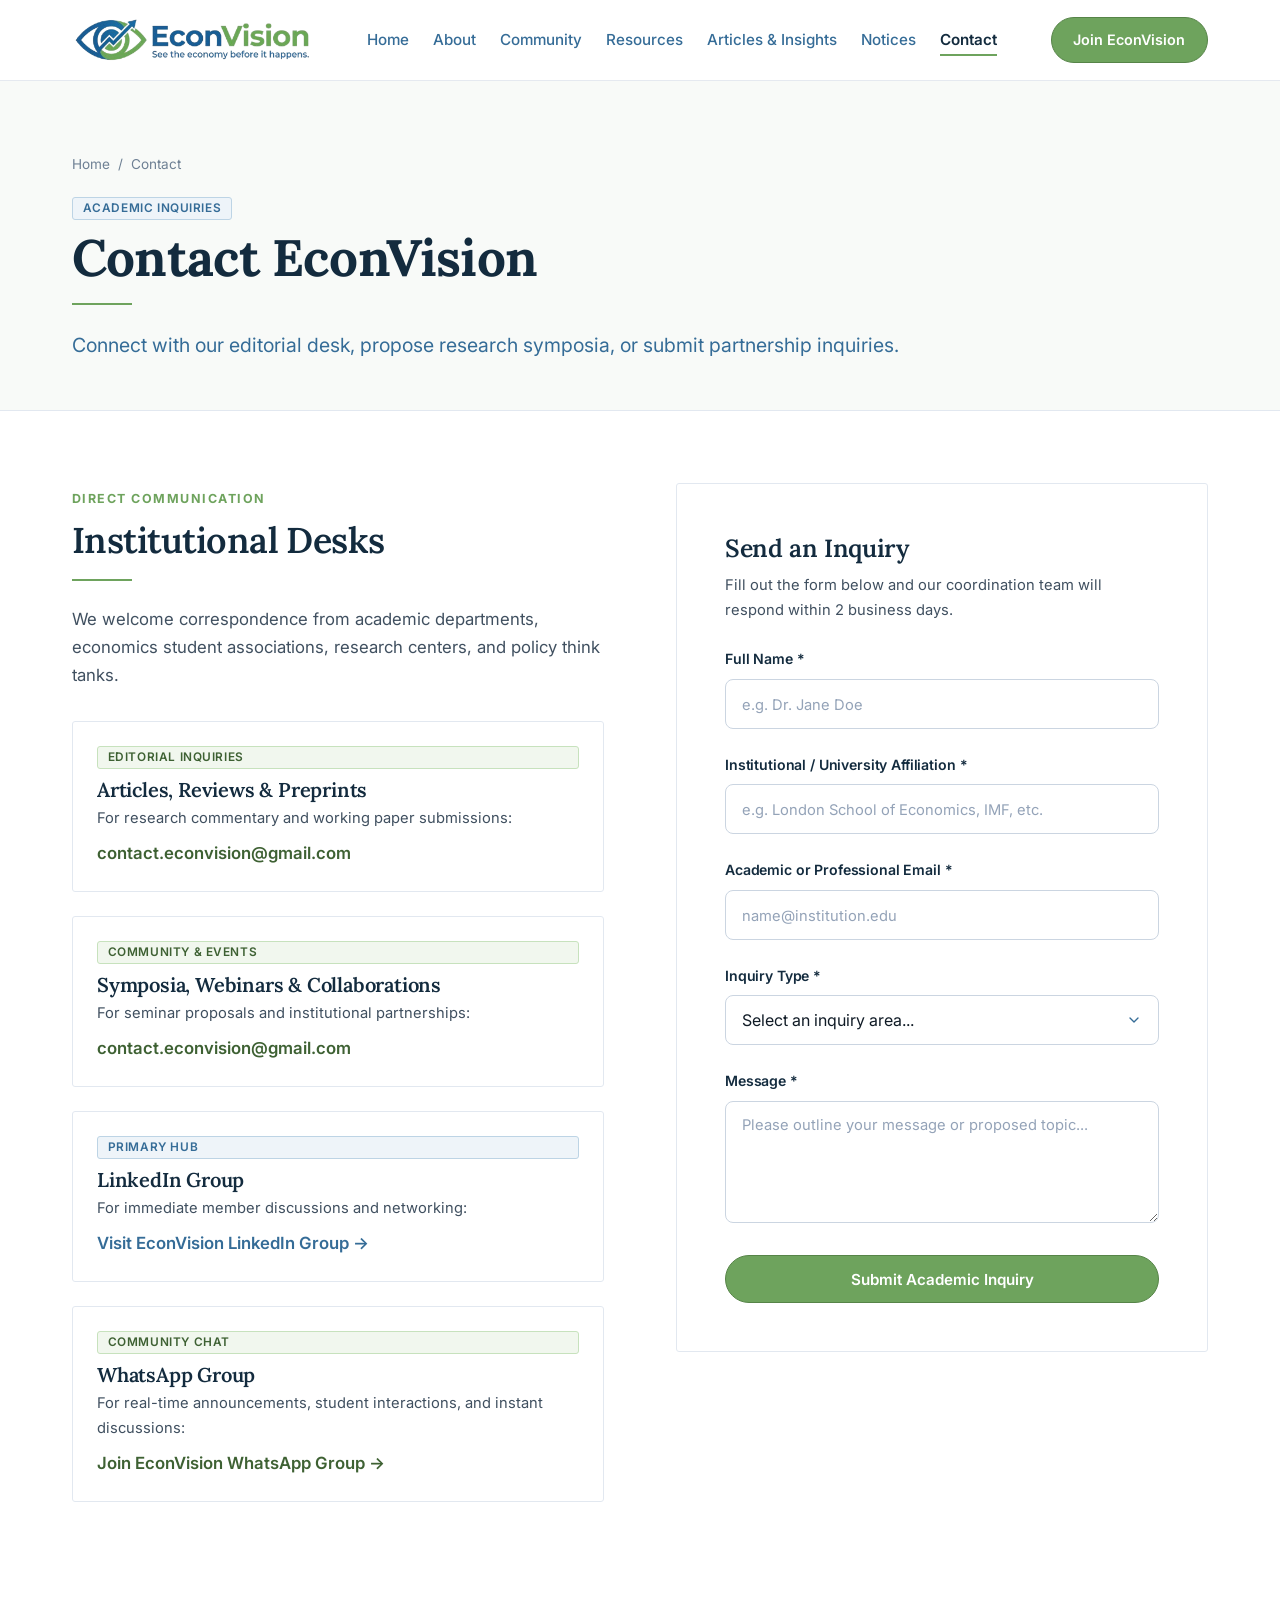
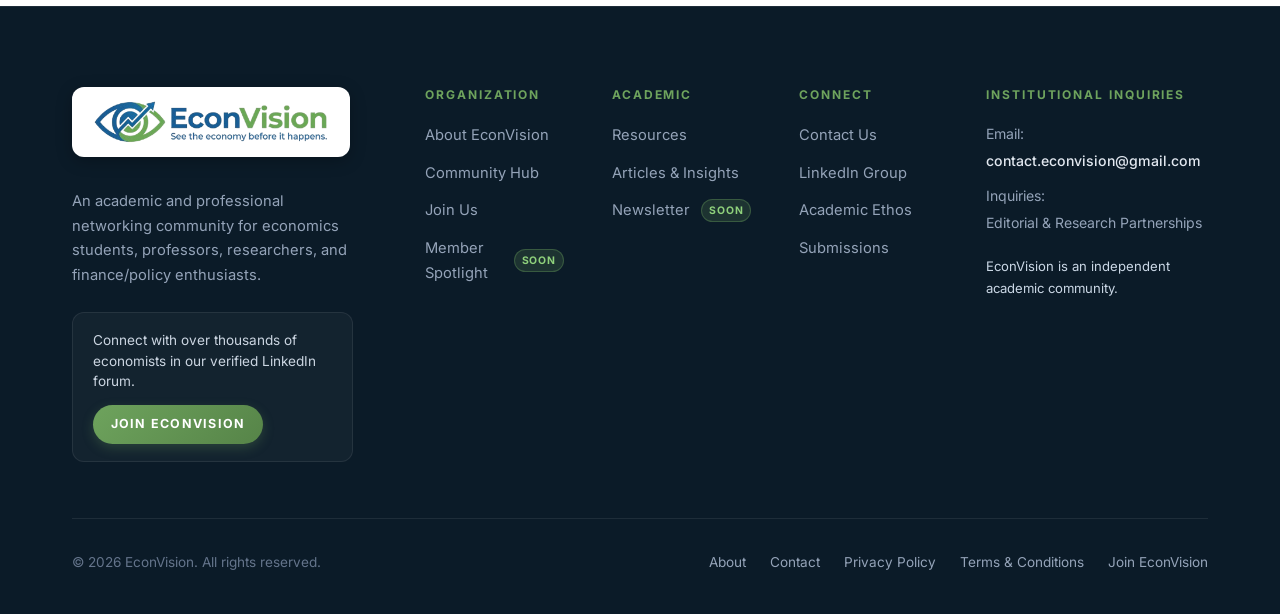
<file: contact.html>
<!DOCTYPE html>
<html lang="en">
<head>
  <meta charset="UTF-8">
  <meta name="viewport" content="width=device-width, initial-scale=1.0">
    <title>Contact Us | EconVision - Economics & Policy Network</title>
  <meta name="description" content="Contact the EconVision coordination desk for academic partnerships, editorial submissions, research seminars, or questions for our policy analyst network.">
  <meta name="keywords" content="economics scholars, policy analysts, researchers, professional network, economics community, econometrics, macroeconomics">
  <meta name="author" content="EconVision Community">
  <meta name="robots" content="index, follow">
  <link rel="canonical" href="https://econvision.vercel.app/contact.html">

  <!-- Open Graph / Facebook -->
  <meta property="og:type" content="website">
  <meta property="og:site_name" content="EconVision">
  <meta property="og:url" content="https://econvision.vercel.app/contact.html">
  <meta property="og:title" content="Contact Us | EconVision - Economics & Policy Network">
  <meta property="og:description" content="Contact the EconVision coordination desk for academic partnerships, editorial submissions, research seminars, or questions for our policy analyst network.">
  <meta property="og:image" content="https://econvision.vercel.app/assets/og-image.jpg">
  <meta property="og:image:width" content="1200">
  <meta property="og:image:height" content="630">
  <meta property="og:image:alt" content="EconVision - Economics & Policy Network">

  <!-- Twitter -->
  <meta name="twitter:card" content="summary_large_image">
  <meta name="twitter:url" content="https://econvision.vercel.app/contact.html">
  <meta name="twitter:title" content="Contact Us | EconVision - Economics & Policy Network">
  <meta name="twitter:description" content="Contact the EconVision coordination desk for academic partnerships, editorial submissions, research seminars, or questions for our policy analyst network.">
  <meta name="twitter:image" content="https://econvision.vercel.app/assets/og-image.jpg">
  <meta name="twitter:image:alt" content="EconVision - Economics & Policy Network">

  
  <!-- Favicon / Tab Icon -->
  <!-- Browser Tab Favicon -->
  <link rel="icon" type="image/jpeg" href="up.jpeg?v=20260822">
  <link rel="shortcut icon" type="image/jpeg" href="up.jpeg?v=20260822">
  <link rel="apple-touch-icon" href="up.jpeg?v=20260822">

  <link rel="stylesheet" href="css/main.css">
  <!-- Schema.org JSON-LD Structured Data -->
  <script type="application/ld+json">
{
  "@context": "https://schema.org",
  "@type": "ContactPage",
  "name": "Contact EconVision Coordination Desk",
  "url": "https://econvision.vercel.app/contact.html",
  "description": "Contact the EconVision coordination desk for academic partnerships, research seminar proposals, and editorial inquiries.",
  "mainEntity": {
    "@type": "Organization",
    "name": "EconVision",
    "url": "https://econvision.vercel.app",
    "email": "contact.econvision@gmail.com",
    "contactPoint": {
      "@type": "ContactPoint",
      "contactType": "Editorial & Research Inquiries",
      "email": "contact.econvision@gmail.com",
      "availableLanguage": [
        "English"
      ]
    }
  }
}
  </script>
</head>
<body>
  <!-- Global Scroll Progress Indicator -->
  <div class="scroll-progress-bar" id="scrollProgressBar"></div>

  <div class="site-wrapper">
    <!-- Global Sticky Header -->
    <header class="site-header" id="mainHeader">
      <div class="header-container">
        <a href="index.html" class="brand-link" aria-label="EconVision - See the economy before it happens.">
          <img src="logo-original.png" alt="EconVision Logo - See the economy before it happens" class="brand-logo-img">
        </a>

        <!-- Desktop Navigation -->
        <nav class="main-nav" aria-label="Main Navigation">
          <ul class="nav-list">
            <li class="nav-item"><a href="index.html" class="nav-link">Home</a></li>
            <li class="nav-item"><a href="about.html" class="nav-link">About</a></li>
            <li class="nav-item"><a href="community.html" class="nav-link">Community</a></li>
            <li class="nav-item"><a href="resources.html" class="nav-link">Resources</a></li>
            <li class="nav-item"><a href="articles.html" class="nav-link">Articles & Insights</a></li>
            <li class="nav-item"><a href="notifications.html" class="nav-link">Notices</a></li>
            <li class="nav-item"><a href="contact.html" class="nav-link active">Contact</a></li>
          </ul>
        </nav>

        <!-- Header Actions -->
        <div class="header-actions">
          <a href="join.html" class="header-cta-btn">
            <span>Join EconVision</span>
          </a>
          <button type="button" class="mobile-menu-toggle" aria-label="Toggle aria-expanded="false">
            <svg viewBox="0 0 24 24" fill="none" stroke="currentColor" stroke-width="2" stroke-linecap="round" stroke-linejoin="round" aria-hidden="true">
              <line x1="3" y1="12" x2="21" y2="12"></line>
              <line x1="3" y1="6" x2="21" y2="6"></line>
              <line x1="3" y1="18" x2="21" y2="18"></line>
            </svg>
          </button>
        </div>
      </div>

      <!-- Mobile Navigation Drawer -->
      <div class="mobile-drawer" id="mobileDrawer">
        <ul class="mobile-nav-list">
          <li><a href="index.html" class="mobile-nav-link">Home</a></li>
          <li><a href="about.html" class="mobile-nav-link">About EconVision</a></li>
          <li><a href="community.html" class="mobile-nav-link">Community</a></li>
          <li><a href="resources.html" class="mobile-nav-link">Resources</a></li>
          <li><a href="articles.html" class="mobile-nav-link">Articles & Insights</a></li>
          <li><a href="notifications.html" class="mobile-nav-link">Notices &amp; Announcements</a></li>
          <li><a href="contact.html" class="mobile-nav-link active">Contact</a></li>
          <li><a href="spotlight.html" class="mobile-nav-link">Member Spotlight <span class="future-badge">Soon</span></a></li>
          <li><a href="newsletter.html" class="mobile-nav-link">Newsletter <span class="future-badge">Soon</span></a></li>
        </ul>
        <a href="join.html" class="btn btn-green mobile-drawer-cta">
          Join EconVision
        </a>
      </div>
    </header>

    <!-- Main Content Area -->
    <main class="site-main">
      <!-- Academic Page Header -->
      <section class="page-header">
        <div class="container">
          <ul class="breadcrumbs">
            <li><a href="index.html">Home</a></li>
            <li><span class="separator">/</span></li>
            <li><span>Contact</span></li>
          </ul>
          <div class="badge badge-navy" style="margin-bottom: var(--space-xs);">Academic Inquiries</div>
          <h1 class="page-header-title">Contact EconVision</h1>
          <div class="hairline-green"></div>
          <p class="page-header-description lead">
            Connect with our editorial desk, propose research symposia, or submit partnership inquiries.
          </p>
        </div>
      </section>

      <!-- Contact Form & Info Grid -->
      <section class="section">
        <div class="container">
          <div class="grid-2" style="gap: var(--space-3xl); align-items: start;">
            <!-- Left Column: Institutional Info -->
            <div class="reveal-on-scroll">
              <span class="section-eyebrow">Direct Communication</span>
              <h2>Institutional Desks</h2>
              <div class="hairline-green"></div>
              <p>
                We welcome correspondence from academic departments, economics student associations, research centers, and policy think tanks.
              </p>

              <div style="display: flex; flex-direction: column; gap: var(--space-lg); margin: var(--space-xl) 0;">
                <div class="card" style="padding: var(--space-lg);">
                  <div class="badge badge-green" style="margin-bottom: var(--space-xs);">Editorial Inquiries</div>
                  <h4 style="margin-bottom: 4px;">Articles, Reviews & Preprints</h4>
                  <p style="font-size: 0.92rem; color: var(--color-text-secondary); margin-bottom: var(--space-xs);">
                    For research commentary and working paper submissions:
                  </p>
                  <a href="https://mail.google.com/mail/?view=cm&fs=1&to=contact.econvision@gmail.com" target="_blank" rel="noopener noreferrer" class="text-green" style="font-weight: 600;">contact.econvision@gmail.com</a>
                </div>

                <div class="card" style="padding: var(--space-lg);">
                  <div class="badge badge-green" style="margin-bottom: var(--space-xs);">Community & Events</div>
                  <h4 style="margin-bottom: 4px;">Symposia, Webinars & Collaborations</h4>
                  <p style="font-size: 0.92rem; color: var(--color-text-secondary); margin-bottom: var(--space-xs);">
                    For seminar proposals and institutional partnerships:
                  </p>
                  <a href="https://mail.google.com/mail/?view=cm&fs=1&to=contact.econvision@gmail.com" target="_blank" rel="noopener noreferrer" class="text-green" style="font-weight: 600;">contact.econvision@gmail.com</a>
                </div>

                <div class="card" style="padding: var(--space-lg);">
                  <div class="badge badge-navy" style="margin-bottom: var(--space-xs);">Primary Hub</div>
                  <h4 style="margin-bottom: 4px;">LinkedIn Group</h4>
                  <p style="font-size: 0.92rem; color: var(--color-text-secondary); margin-bottom: var(--space-xs);">
                    For immediate member discussions and networking:
                  </p>
                  <a href="https://www.linkedin.com/groups/32720170/" target="_blank" rel="noopener noreferrer" class="text-navy" style="font-weight: 600;">Visit EconVision LinkedIn Group →</a>
                </div>

                <div class="card" style="padding: var(--space-lg);">
                  <div class="badge badge-green" style="margin-bottom: var(--space-xs);">Community Chat</div>
                  <h4 style="margin-bottom: 4px;">WhatsApp Group</h4>
                  <p style="font-size: 0.92rem; color: var(--color-text-secondary); margin-bottom: var(--space-xs);">
                    For real-time announcements, student interactions, and instant discussions:
                  </p>
                  <a href="https://chat.whatsapp.com/DaQmRsLxQ8a4c5whbJrasH" target="_blank" rel="noopener noreferrer" class="text-green" style="font-weight: 600;">Join EconVision WhatsApp Group →</a>
                </div>
              </div>
            </div>

            <!-- Right Column: Contact Form -->
            <div class="reveal-on-scroll">
              <div class="card" style="padding: var(--space-2xl);">
                <h3 style="margin-bottom: var(--space-xs);">Send an Inquiry</h3>
                <p style="font-size: 0.92rem; color: var(--color-text-secondary); margin-bottom: var(--space-lg);">
                  Fill out the form below and our coordination team will respond within 2 business days.
                </p>

                <form id="contactForm" novalidate>
                  <div class="form-group">
                    <label for="contactFullName" class="form-label">Full Name *</label>
                    <input type="text" id="contactFullName" name="fullName" class="form-control" placeholder="e.g. Dr. Jane Doe" required>
                  </div>

                  <div class="form-group">
                    <label for="contactAffiliation" class="form-label">Institutional / University Affiliation *</label>
                    <input type="text" id="contactAffiliation" name="affiliation" class="form-control" placeholder="e.g. London School of Economics, IMF, etc." required>
                  </div>

                  <div class="form-group">
                    <label for="contactEmail" class="form-label">Academic or Professional Email *</label>
                    <input type="email" id="contactEmail" name="email" class="form-control" placeholder="name@institution.edu" required>
                  </div>

                  <div class="form-group">
                    <label for="contactInquiryType" class="form-label">Inquiry Type *</label>
                    <select id="contactInquiryType" name="inquiryType" class="form-control" required>
                      <option value="" disabled selected>Select an inquiry area...</option>
                      <option value="general">General Community Inquiry</option>
                      <option value="editorial">Article / Research Submission</option>
                      <option value="seminar">Propose Virtual Seminar / Event</option>
                      <option value="partnership">University / Institutional Partnership</option>
                    </select>
                  </div>

                  <div class="form-group">
                    <label for="contactMessage" class="form-label">Message *</label>
                    <textarea id="contactMessage" name="message" class="form-control" rows="4" placeholder="Please outline your message or proposed topic..." required></textarea>
                  </div>

                  <button type="submit" class="btn btn-green" id="btnContactSubmit" aria-label="Submit academic inquiry" style="width: 100%; min-height: 48px;">
                    <span>Submit Academic Inquiry</span>
                  </button>
                </form>

                <!-- Success Confirmation Message (Shown upon submission) -->
                <div class="form-success-banner" id="contactSuccessBanner" style="display: none; margin-top: var(--space-lg);">
                  <div class="form-success-icon">✓</div>
                  <h3 class="form-success-title">Inquiry Received!</h3>
                  <p class="form-success-text">
                    Thank you for reaching out to EconVision. Your inquiry has been submitted and recorded. Our academic coordination desk will review your message and reply via email within 2 business days.
                  </p>
                </div>
              </div>
            </div>
          </div>
        </div>
      </section>
    </main>

    <!-- Global Academic Footer -->
    <footer class="site-footer">
      <div class="container">
        <div class="footer-top-grid">
          <div class="footer-brand-col">
            <a href="index.html" class="footer-brand-link" aria-label="EconVision Home">
              <div class="footer-brand-logo-wrap">
                <img src="logo-original.png" alt="EconVision Logo - See the economy before it happens" class="footer-brand-logo-img">
              </div>
            </a>
            <p class="footer-description">
              An academic and professional networking community for economics students, professors, researchers, and finance/policy enthusiasts.
            </p>
            <div class="footer-linkedin-card">
              <p>Connect with over thousands of economists in our verified LinkedIn forum.</p>
              <a href="join.html" class="footer-linkedin-btn">
                <span>Join EconVision</span>
              </a>
            </div>
          </div>

          <div>
            <h4 class="footer-heading">Organization</h4>
            <ul class="footer-nav-list">
              <li><a href="about.html" class="footer-nav-link">About EconVision</a></li>
              <li><a href="community.html" class="footer-nav-link">Community Hub</a></li>
              <li><a href="join.html" class="footer-nav-link">Join Us</a></li>
              <li><a href="spotlight.html" class="footer-nav-link">Member Spotlight <span class="future-badge">Soon</span></a></li>
            </ul>
          </div>

          <div>
            <h4 class="footer-heading">Academic</h4>
            <ul class="footer-nav-list">
              <li><a href="resources.html" class="footer-nav-link">Resources</a></li>
              <li><a href="articles.html" class="footer-nav-link">Articles & Insights</a></li>
              <li><a href="newsletter.html" class="footer-nav-link">Newsletter <span class="future-badge">Soon</span></a></li>
            </ul>
          </div>

          <div>
            <h4 class="footer-heading">Connect</h4>
            <ul class="footer-nav-list">
              <li><a href="contact.html" class="footer-nav-link">Contact Us</a></li>
              <li><a href="join.html" class="footer-nav-link">LinkedIn Group</a></li>
              <li><a href="about.html#governance" class="footer-nav-link">Academic Ethos</a></li>
              <li><a href="articles.html#submissions" class="footer-nav-link">Submissions</a></li>
            </ul>
          </div>

          <div>
            <h4 class="footer-heading">Institutional Inquiries</h4>
            <div class="footer-contact-info">
              <div class="footer-contact-item">
                <span>Email:</span>
                <a href="https://mail.google.com/mail/?view=cm&fs=1&to=contact.econvision@gmail.com" target="_blank" rel="noopener noreferrer">contact.econvision@gmail.com</a>
              </div>
              <div class="footer-contact-item">
                <span>Inquiries:</span>
                <span>Editorial & Research Partnerships</span>
              </div>
            </div>
            <p style="font-size: 0.82rem; color: var(--color-text-inverse-muted); margin: 0;">
              EconVision is an independent academic community.
            </p>
          </div>
        </div>

        <div class="footer-bottom">
          <div>
            &copy; 2026 EconVision. All rights reserved.
          </div>
          <div class="footer-bottom-links">
            <a href="about.html">About</a>
            <a href="contact.html">Contact</a>
            <a href="privacy.html">Privacy Policy</a>
            <a href="terms.html">Terms &amp; Conditions</a>
            <a href="join.html">Join EconVision</a>
          </div>
        </div>
      </div>
    </footer>
  </div>

  <!-- Back to Top Floating Button -->
  <button type="button" class="btn-back-to-top" id="btnBackToTop" aria-label="Scroll back to top">
    <svg viewBox="0 0 24 24" width="20" height="20" aria-hidden="true">
      <polyline points="18 15 12 9 6 15"></polyline>
    </svg>
  </button>



  <script src="js/main.js"></script>
</body>
</html>
</file>
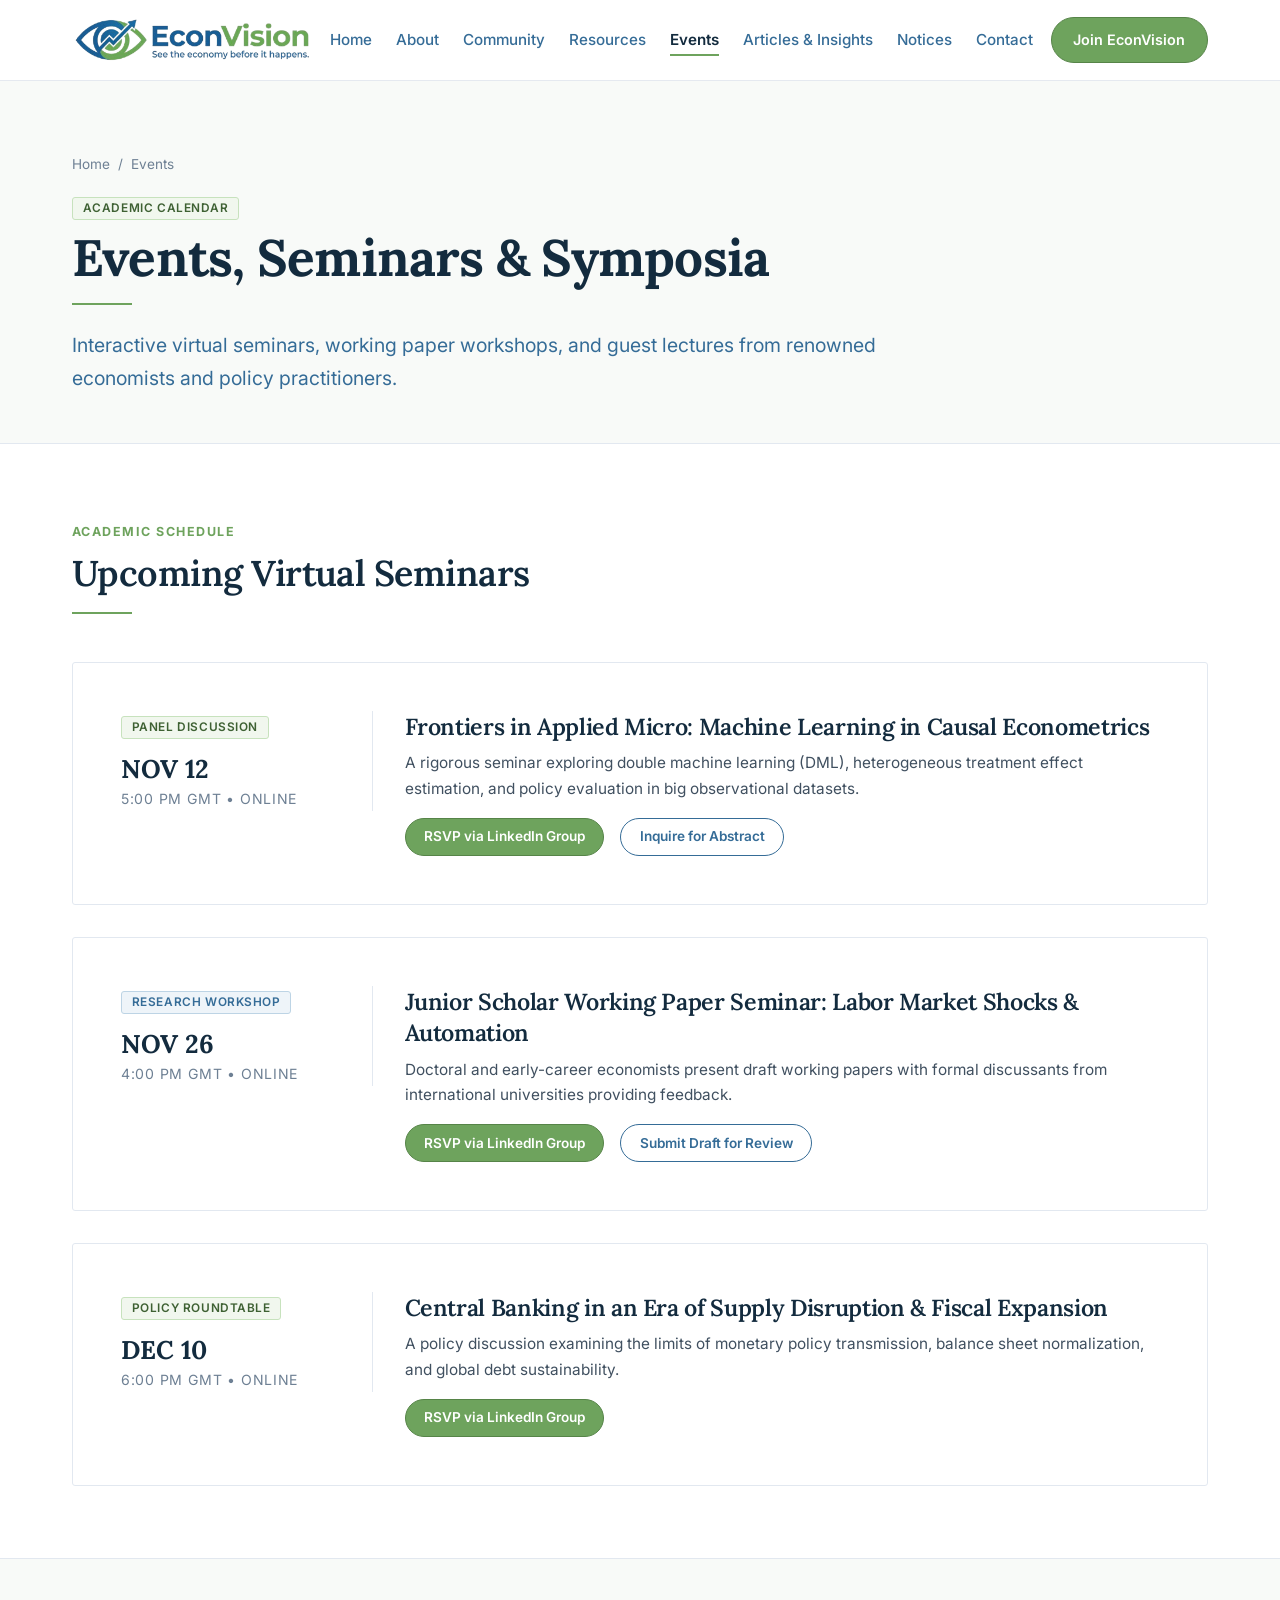
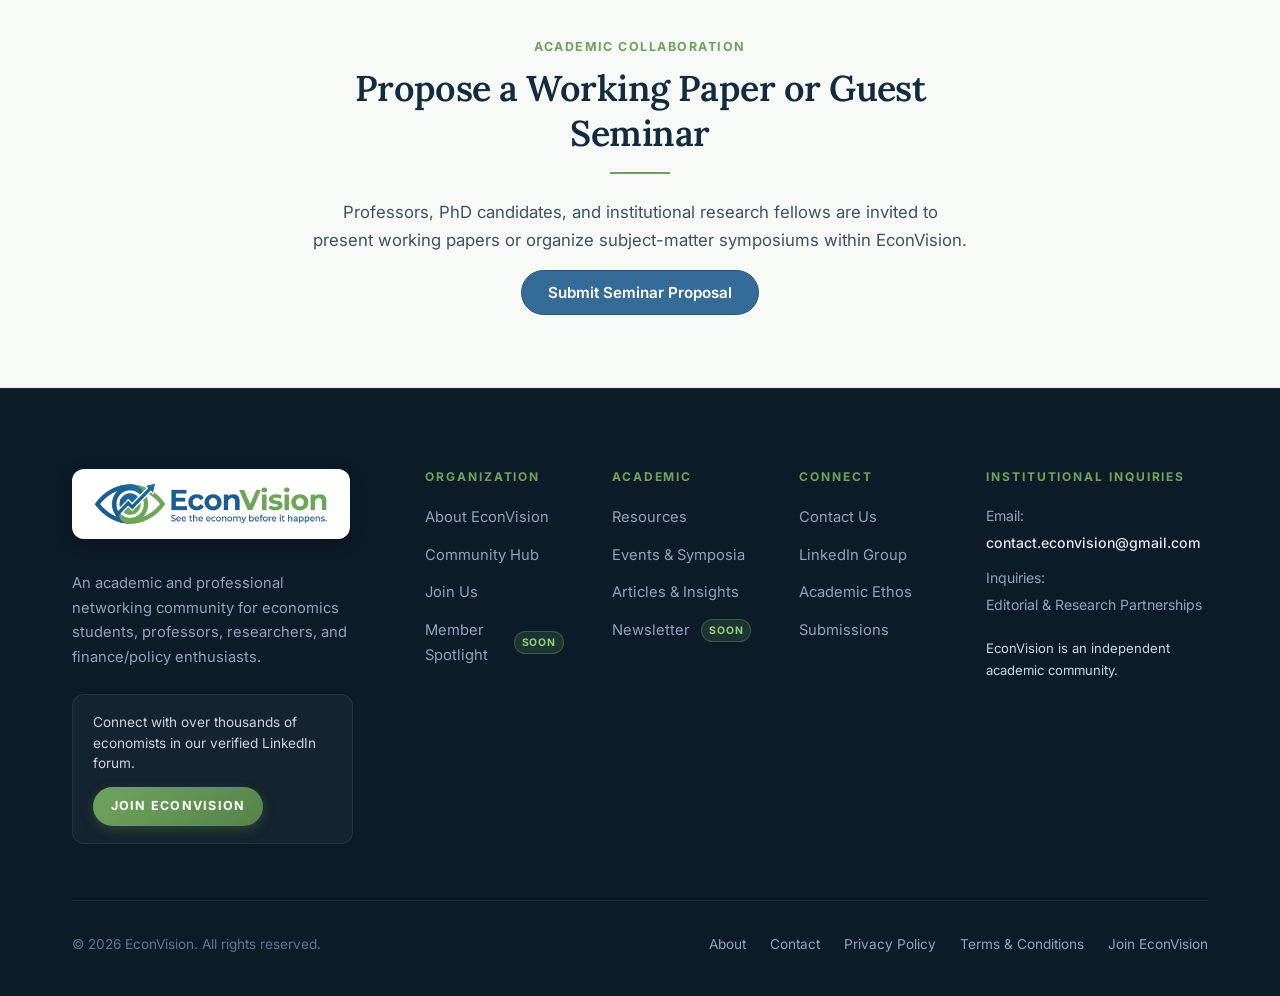
<file: events.html>
<!DOCTYPE html>
<html lang="en">
<head>
  <meta charset="UTF-8">
  <meta name="viewport" content="width=device-width, initial-scale=1.0">
    <title>Seminars & Events | EconVision Economics Network</title>
  <meta name="description" content="Attend EconVision virtual research seminars, econometric workshops, and policy roundtables featuring leading economics scholars and academic researchers.">
  <meta name="keywords" content="economics scholars, policy analysts, researchers, professional network, economics community, econometrics, macroeconomics">
  <meta name="author" content="EconVision Community">
  <meta name="robots" content="index, follow">
  <link rel="canonical" href="https://econvision.vercel.app/events.html">

  <!-- Open Graph / Facebook -->
  <meta property="og:type" content="website">
  <meta property="og:site_name" content="EconVision">
  <meta property="og:url" content="https://econvision.vercel.app/events.html">
  <meta property="og:title" content="Seminars & Events | EconVision Economics Network">
  <meta property="og:description" content="Attend EconVision virtual research seminars, econometric workshops, and policy roundtables featuring leading economics scholars and academic researchers.">
  <meta property="og:image" content="https://econvision.vercel.app/assets/og-image.jpg">
  <meta property="og:image:width" content="1200">
  <meta property="og:image:height" content="630">
  <meta property="og:image:alt" content="EconVision - Economics & Policy Network">

  <!-- Twitter -->
  <meta name="twitter:card" content="summary_large_image">
  <meta name="twitter:url" content="https://econvision.vercel.app/events.html">
  <meta name="twitter:title" content="Seminars & Events | EconVision Economics Network">
  <meta name="twitter:description" content="Attend EconVision virtual research seminars, econometric workshops, and policy roundtables featuring leading economics scholars and academic researchers.">
  <meta name="twitter:image" content="https://econvision.vercel.app/assets/og-image.jpg">
  <meta name="twitter:image:alt" content="EconVision - Economics & Policy Network">

  
  <!-- Favicon / Tab Icon -->
  <!-- Browser Tab Favicon -->
  <link rel="icon" type="image/jpeg" href="up.jpeg?v=20260822">
  <link rel="shortcut icon" type="image/jpeg" href="up.jpeg?v=20260822">
  <link rel="apple-touch-icon" href="up.jpeg?v=20260822">

  <link rel="stylesheet" href="css/main.css">
  <!-- Schema.org JSON-LD Structured Data -->
  <script type="application/ld+json">
{
  "@context": "https://schema.org",
  "@type": "WebPage",
  "name": "Seminars, Symposia & Workshops",
  "url": "https://econvision.vercel.app/events.html",
  "description": "EconVision virtual research seminars, econometric workshops, and policy roundtables."
}
  </script>
</head>
<body>
  <!-- Global Scroll Progress Indicator -->
  <div class="scroll-progress-bar" id="scrollProgressBar"></div>

  <div class="site-wrapper">
    <!-- Global Sticky Header -->
    <header class="site-header" id="mainHeader">
      <div class="header-container">
        <a href="index.html" class="brand-link" aria-label="EconVision - See the economy before it happens.">
          <img src="logo-original.png" alt="EconVision Logo - See the economy before it happens" class="brand-logo-img">
        </a>

        <!-- Desktop Navigation -->
        <nav class="main-nav" aria-label="Main Navigation">
          <ul class="nav-list">
            <li class="nav-item"><a href="index.html" class="nav-link">Home</a></li>
            <li class="nav-item"><a href="about.html" class="nav-link">About</a></li>
            <li class="nav-item"><a href="community.html" class="nav-link">Community</a></li>
            <li class="nav-item"><a href="resources.html" class="nav-link">Resources</a></li>
            <li class="nav-item"><a href="events.html" class="nav-link active">Events</a></li>
            <li class="nav-item"><a href="articles.html" class="nav-link">Articles & Insights</a></li>
            <li class="nav-item"><a href="notifications.html" class="nav-link">Notices</a></li>
            <li class="nav-item"><a href="contact.html" class="nav-link">Contact</a></li>
          </ul>
        </nav>

        <!-- Header Actions -->
        <div class="header-actions">
          <a href="join.html" class="header-cta-btn">
            <span>Join EconVision</span>
          </a>
          <button type="button" class="mobile-menu-toggle" aria-label="Toggle aria-expanded="false">
            <svg viewBox="0 0 24 24" fill="none" stroke="currentColor" stroke-width="2" stroke-linecap="round" stroke-linejoin="round" aria-hidden="true">
              <line x1="3" y1="12" x2="21" y2="12"></line>
              <line x1="3" y1="6" x2="21" y2="6"></line>
              <line x1="3" y1="18" x2="21" y2="18"></line>
            </svg>
          </button>
        </div>
      </div>

      <!-- Mobile Navigation Drawer -->
      <div class="mobile-drawer" id="mobileDrawer">
        <ul class="mobile-nav-list">
          <li><a href="index.html" class="mobile-nav-link">Home</a></li>
          <li><a href="about.html" class="mobile-nav-link">About EconVision</a></li>
          <li><a href="community.html" class="mobile-nav-link">Community</a></li>
          <li><a href="resources.html" class="mobile-nav-link">Resources</a></li>
          <li><a href="events.html" class="mobile-nav-link active">Events</a></li>
          <li><a href="articles.html" class="mobile-nav-link">Articles & Insights</a></li>
          <li><a href="notifications.html" class="mobile-nav-link">Notices &amp; Announcements</a></li>
          <li><a href="contact.html" class="mobile-nav-link">Contact</a></li>
          <li><a href="spotlight.html" class="mobile-nav-link">Member Spotlight <span class="future-badge">Soon</span></a></li>
          <li><a href="newsletter.html" class="mobile-nav-link">Newsletter <span class="future-badge">Soon</span></a></li>
        </ul>
        <a href="join.html" class="btn btn-green mobile-drawer-cta">
          Join EconVision
        </a>
      </div>
    </header>

    <!-- Main Content Area -->
    <main class="site-main">
      <!-- Academic Page Header -->
      <section class="page-header">
        <div class="container">
          <ul class="breadcrumbs">
            <li><a href="index.html">Home</a></li>
            <li><span class="separator">/</span></li>
            <li><span>Events</span></li>
          </ul>
          <div class="badge badge-green" style="margin-bottom: var(--space-xs);">Academic Calendar</div>
          <h1 class="page-header-title">Events, Seminars & Symposia</h1>
          <div class="hairline-green"></div>
          <p class="page-header-description lead">
            Interactive virtual seminars, working paper workshops, and guest lectures from renowned economists and policy practitioners.
          </p>
        </div>
      </section>

      <!-- Upcoming Events -->
      <section class="section">
        <div class="container">
          <div class="section-header reveal-on-scroll">
            <span class="section-eyebrow">Academic Schedule</span>
            <h2>Upcoming Virtual Seminars</h2>
            <div class="hairline-green"></div>
          </div>

          <div style="display: flex; flex-direction: column; gap: var(--space-xl);">
            <!-- Event 1 -->
            <div class="card reveal-on-scroll" style="padding: var(--space-2xl);">
              <div class="event-card-grid">
                <div style="border-right: var(--border-hairline); padding-right: var(--space-lg);">
                  <span class="badge badge-green" style="margin-bottom: var(--space-xs);">Panel Discussion</span>
                  <div style="font-family: var(--font-serif-heading); font-size: 1.6rem; font-weight: 700; color: var(--color-navy-dark); line-height: 1.1; margin-top: var(--space-xs);">
                    NOV 12
                  </div>
                  <div style="font-size: 0.88rem; color: var(--color-text-muted); text-transform: uppercase; letter-spacing: 0.05em; margin-top: 4px;">
                    5:00 PM GMT • Online
                  </div>
                </div>

                <div>
                  <h3 class="card-title" style="font-size: 1.45rem; margin-bottom: var(--space-xs);">
                    Frontiers in Applied Micro: Machine Learning in Causal Econometrics
                  </h3>
                  <p style="font-size: 0.96rem; color: var(--color-text-secondary); margin-bottom: var(--space-md);">
                    A rigorous seminar exploring double machine learning (DML), heterogeneous treatment effect estimation, and policy evaluation in big observational datasets.
                  </p>
                  <div class="btn-group">
                    <a href="join.html" class="btn btn-green btn-sm">RSVP via LinkedIn Group</a>
                    <a href="contact.html" class="btn btn-outline-navy btn-sm">Inquire for Abstract</a>
                  </div>
                </div>
              </div>
            </div>

            <!-- Event 2 -->
            <div class="card reveal-on-scroll" style="padding: var(--space-2xl);">
              <div class="event-card-grid">
                <div style="border-right: var(--border-hairline); padding-right: var(--space-lg);">
                  <span class="badge badge-navy" style="margin-bottom: var(--space-xs);">Research Workshop</span>
                  <div style="font-family: var(--font-serif-heading); font-size: 1.6rem; font-weight: 700; color: var(--color-navy-dark); line-height: 1.1; margin-top: var(--space-xs);">
                    NOV 26
                  </div>
                  <div style="font-size: 0.88rem; color: var(--color-text-muted); text-transform: uppercase; letter-spacing: 0.05em; margin-top: 4px;">
                    4:00 PM GMT • Online
                  </div>
                </div>

                <div>
                  <h3 class="card-title" style="font-size: 1.45rem; margin-bottom: var(--space-xs);">
                    Junior Scholar Working Paper Seminar: Labor Market Shocks & Automation
                  </h3>
                  <p style="font-size: 0.96rem; color: var(--color-text-secondary); margin-bottom: var(--space-md);">
                    Doctoral and early-career economists present draft working papers with formal discussants from international universities providing feedback.
                  </p>
                  <div class="btn-group">
                    <a href="join.html" class="btn btn-green btn-sm">RSVP via LinkedIn Group</a>
                    <a href="contact.html" class="btn btn-outline-navy btn-sm">Submit Draft for Review</a>
                  </div>
                </div>
              </div>
            </div>

            <!-- Event 3 -->
            <div class="card reveal-on-scroll" style="padding: var(--space-2xl);">
              <div class="event-card-grid">
                <div style="border-right: var(--border-hairline); padding-right: var(--space-lg);">
                  <span class="badge badge-green" style="margin-bottom: var(--space-xs);">Policy Roundtable</span>
                  <div style="font-family: var(--font-serif-heading); font-size: 1.6rem; font-weight: 700; color: var(--color-navy-dark); line-height: 1.1; margin-top: var(--space-xs);">
                    DEC 10
                  </div>
                  <div style="font-size: 0.88rem; color: var(--color-text-muted); text-transform: uppercase; letter-spacing: 0.05em; margin-top: 4px;">
                    6:00 PM GMT • Online
                  </div>
                </div>

                <div>
                  <h3 class="card-title" style="font-size: 1.45rem; margin-bottom: var(--space-xs);">
                    Central Banking in an Era of Supply Disruption & Fiscal Expansion
                  </h3>
                  <p style="font-size: 0.96rem; color: var(--color-text-secondary); margin-bottom: var(--space-md);">
                    A policy discussion examining the limits of monetary policy transmission, balance sheet normalization, and global debt sustainability.
                  </p>
                  <div class="btn-group">
                    <a href="join.html" class="btn btn-green btn-sm">RSVP via LinkedIn Group</a>
                  </div>
                </div>
              </div>
            </div>
          </div>
        </div>
      </section>

      <!-- Propose an Event -->
      <section class="section section-alt">
        <div class="container container-reading text-center reveal-on-scroll">
          <span class="section-eyebrow">Academic Collaboration</span>
          <h2>Propose a Working Paper or Guest Seminar</h2>
          <div class="hairline-green center"></div>
          <p>
            Professors, PhD candidates, and institutional research fellows are invited to present working papers or organize subject-matter symposiums within EconVision.
          </p>
          <a href="contact.html" class="btn btn-navy">Submit Seminar Proposal</a>
        </div>
      </section>
    </main>

    <!-- Global Academic Footer -->
    <footer class="site-footer">
      <div class="container">
        <div class="footer-top-grid">
          <div class="footer-brand-col">
            <a href="index.html" class="footer-brand-link" aria-label="EconVision Home">
              <div class="footer-brand-logo-wrap">
                <img src="logo-original.png" alt="EconVision Logo - See the economy before it happens" class="footer-brand-logo-img">
              </div>
            </a>
            <p class="footer-description">
              An academic and professional networking community for economics students, professors, researchers, and finance/policy enthusiasts.
            </p>
            <div class="footer-linkedin-card">
              <p>Connect with over thousands of economists in our verified LinkedIn forum.</p>
              <a href="join.html" class="footer-linkedin-btn">
                <span>Join EconVision</span>
              </a>
            </div>
          </div>

          <div>
            <h4 class="footer-heading">Organization</h4>
            <ul class="footer-nav-list">
              <li><a href="about.html" class="footer-nav-link">About EconVision</a></li>
              <li><a href="community.html" class="footer-nav-link">Community Hub</a></li>
              <li><a href="join.html" class="footer-nav-link">Join Us</a></li>
              <li><a href="spotlight.html" class="footer-nav-link">Member Spotlight <span class="future-badge">Soon</span></a></li>
            </ul>
          </div>

          <div>
            <h4 class="footer-heading">Academic</h4>
            <ul class="footer-nav-list">
              <li><a href="resources.html" class="footer-nav-link">Resources</a></li>
              <li><a href="events.html" class="footer-nav-link">Events & Symposia</a></li>
              <li><a href="articles.html" class="footer-nav-link">Articles & Insights</a></li>
              <li><a href="newsletter.html" class="footer-nav-link">Newsletter <span class="future-badge">Soon</span></a></li>
            </ul>
          </div>

          <div>
            <h4 class="footer-heading">Connect</h4>
            <ul class="footer-nav-list">
              <li><a href="contact.html" class="footer-nav-link">Contact Us</a></li>
              <li><a href="join.html" class="footer-nav-link">LinkedIn Group</a></li>
              <li><a href="about.html#governance" class="footer-nav-link">Academic Ethos</a></li>
              <li><a href="articles.html#submissions" class="footer-nav-link">Submissions</a></li>
            </ul>
          </div>

          <div>
            <h4 class="footer-heading">Institutional Inquiries</h4>
            <div class="footer-contact-info">
              <div class="footer-contact-item">
                <span>Email:</span>
                <a href="https://mail.google.com/mail/?view=cm&fs=1&to=contact.econvision@gmail.com" target="_blank" rel="noopener noreferrer">contact.econvision@gmail.com</a>
              </div>
              <div class="footer-contact-item">
                <span>Inquiries:</span>
                <span>Editorial & Research Partnerships</span>
              </div>
            </div>
            <p style="font-size: 0.82rem; color: var(--color-text-inverse-muted); margin: 0;">
              EconVision is an independent academic community.
            </p>
          </div>
        </div>

        <div class="footer-bottom">
          <div>
            &copy; 2026 EconVision. All rights reserved.
          </div>
          <div class="footer-bottom-links">
            <a href="about.html">About</a>
            <a href="contact.html">Contact</a>
            <a href="privacy.html">Privacy Policy</a>
            <a href="terms.html">Terms &amp; Conditions</a>
            <a href="join.html">Join EconVision</a>
          </div>
        </div>
      </div>
    </footer>
  </div>

  <!-- Back to Top Floating Button -->
  <button type="button" class="btn-back-to-top" id="btnBackToTop" aria-label="Scroll back to top">
    <svg viewBox="0 0 24 24" width="20" height="20" aria-hidden="true">
      <polyline points="18 15 12 9 6 15"></polyline>
    </svg>
  </button>



  <script src="js/main.js"></script>
</body>
</html>
</file>
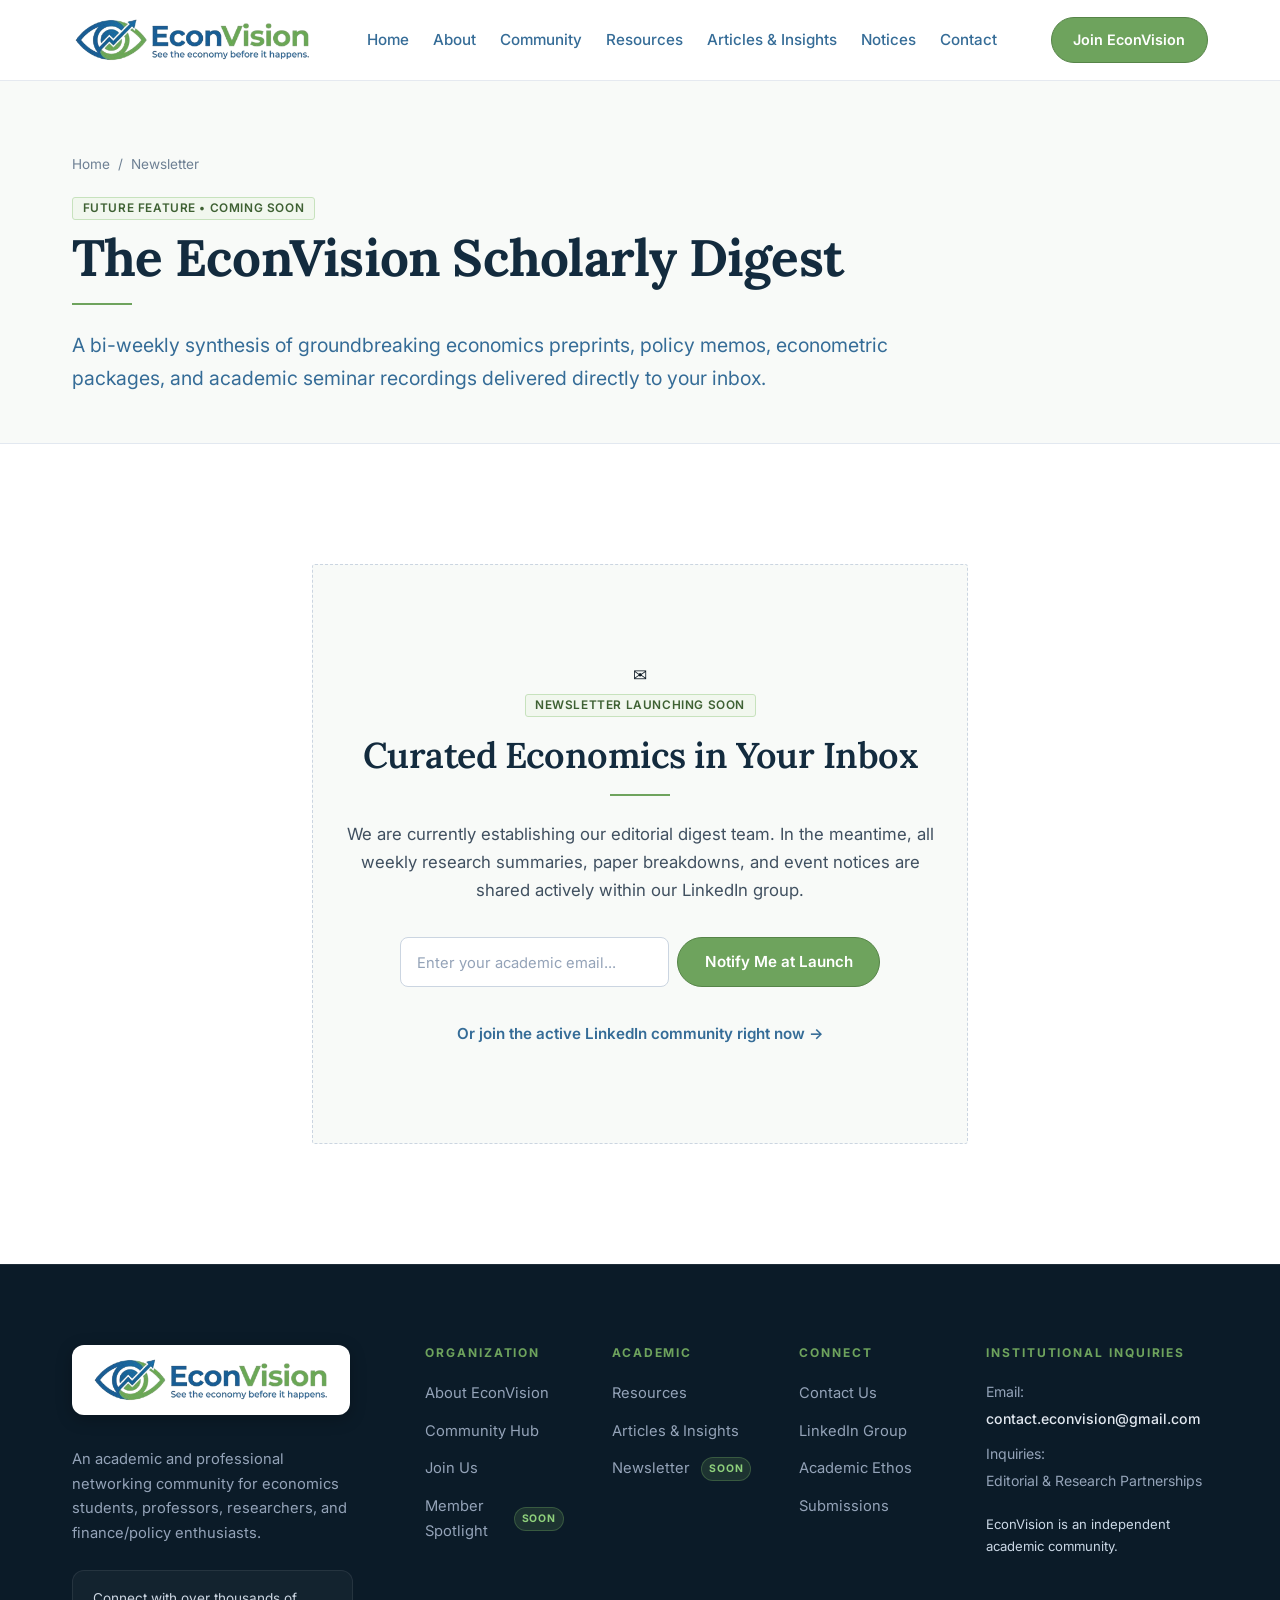
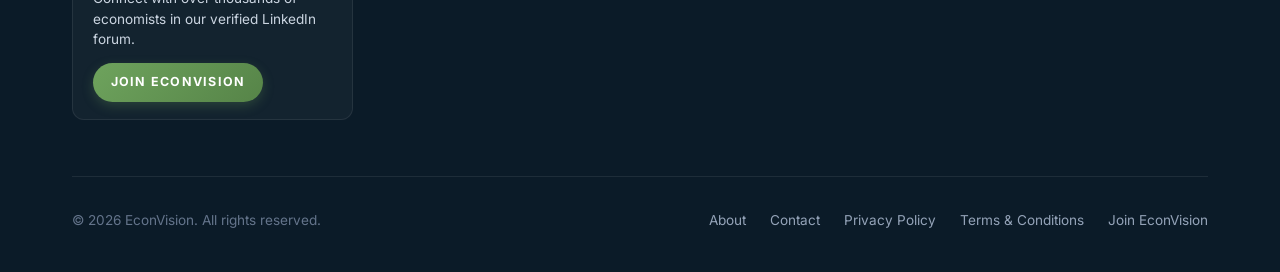
<file: newsletter.html>
<!DOCTYPE html>
<html lang="en">
<head>
  <meta charset="UTF-8">
  <meta name="viewport" content="width=device-width, initial-scale=1.0">
    <title>Newsletter | EconVision - Economics & Policy Network</title>
  <meta name="description" content="Subscribe to the EconVision Scholarly Digest for bi-weekly curated economics preprints, policy memos, econometric tutorials, and academic seminar updates.">
  <meta name="keywords" content="economics scholars, policy analysts, researchers, professional network, economics community, econometrics, macroeconomics">
  <meta name="author" content="EconVision Community">
  <meta name="robots" content="index, follow">
  <link rel="canonical" href="https://econvision.vercel.app/newsletter.html">

  <!-- Open Graph / Facebook -->
  <meta property="og:type" content="website">
  <meta property="og:site_name" content="EconVision">
  <meta property="og:url" content="https://econvision.vercel.app/newsletter.html">
  <meta property="og:title" content="Newsletter | EconVision - Economics & Policy Network">
  <meta property="og:description" content="Subscribe to the EconVision Scholarly Digest for bi-weekly curated economics preprints, policy memos, econometric tutorials, and academic seminar updates.">
  <meta property="og:image" content="https://econvision.vercel.app/assets/og-image.jpg">
  <meta property="og:image:width" content="1200">
  <meta property="og:image:height" content="630">
  <meta property="og:image:alt" content="EconVision - Economics & Policy Network">

  <!-- Twitter -->
  <meta name="twitter:card" content="summary_large_image">
  <meta name="twitter:url" content="https://econvision.vercel.app/newsletter.html">
  <meta name="twitter:title" content="Newsletter | EconVision - Economics & Policy Network">
  <meta name="twitter:description" content="Subscribe to the EconVision Scholarly Digest for bi-weekly curated economics preprints, policy memos, econometric tutorials, and academic seminar updates.">
  <meta name="twitter:image" content="https://econvision.vercel.app/assets/og-image.jpg">
  <meta name="twitter:image:alt" content="EconVision - Economics & Policy Network">

  
  <!-- Favicon / Tab Icon -->
  <!-- Browser Tab Favicon -->
  <link rel="icon" type="image/jpeg" href="up.jpeg?v=20260822">
  <link rel="shortcut icon" type="image/jpeg" href="up.jpeg?v=20260822">
  <link rel="apple-touch-icon" href="up.jpeg?v=20260822">

  <link rel="stylesheet" href="css/main.css">
  <!-- Schema.org JSON-LD Structured Data -->
  <script type="application/ld+json">
{
  "@context": "https://schema.org",
  "@type": "WebPage",
  "name": "EconVision Scholarly Digest",
  "url": "https://econvision.vercel.app/newsletter.html",
  "description": "Curated bi-weekly economics preprints, policy briefs, and econometric tutorials."
}
  </script>
</head>
<body>
  <!-- Global Scroll Progress Indicator -->
  <div class="scroll-progress-bar" id="scrollProgressBar"></div>

  <div class="site-wrapper">
    <!-- Global Sticky Header -->
    <header class="site-header" id="mainHeader">
      <div class="header-container">
        <a href="index.html" class="brand-link" aria-label="EconVision - See the economy before it happens.">
          <img src="logo-original.png" alt="EconVision Logo - See the economy before it happens" class="brand-logo-img">
        </a>

        <!-- Desktop Navigation -->
        <nav class="main-nav" aria-label="Main Navigation">
          <ul class="nav-list">
            <li class="nav-item"><a href="index.html" class="nav-link">Home</a></li>
            <li class="nav-item"><a href="about.html" class="nav-link">About</a></li>
            <li class="nav-item"><a href="community.html" class="nav-link">Community</a></li>
            <li class="nav-item"><a href="resources.html" class="nav-link">Resources</a></li>
            <li class="nav-item"><a href="articles.html" class="nav-link">Articles & Insights</a></li>
            <li class="nav-item"><a href="notifications.html" class="nav-link">Notices</a></li>
            <li class="nav-item"><a href="contact.html" class="nav-link">Contact</a></li>
          </ul>
        </nav>

        <!-- Header Actions -->
        <div class="header-actions">
          <a href="join.html" class="header-cta-btn">
            <span>Join EconVision</span>
          </a>
          <button type="button" class="mobile-menu-toggle" aria-label="Toggle aria-expanded="false">
            <svg viewBox="0 0 24 24" fill="none" stroke="currentColor" stroke-width="2" stroke-linecap="round" stroke-linejoin="round" aria-hidden="true">
              <line x1="3" y1="12" x2="21" y2="12"></line>
              <line x1="3" y1="6" x2="21" y2="6"></line>
              <line x1="3" y1="18" x2="21" y2="18"></line>
            </svg>
          </button>
        </div>
      </div>

      <!-- Mobile Navigation Drawer -->
      <div class="mobile-drawer" id="mobileDrawer">
        <ul class="mobile-nav-list">
          <li><a href="index.html" class="mobile-nav-link">Home</a></li>
          <li><a href="about.html" class="mobile-nav-link">About EconVision</a></li>
          <li><a href="community.html" class="mobile-nav-link">Community</a></li>
          <li><a href="resources.html" class="mobile-nav-link">Resources</a></li>
          <li><a href="articles.html" class="mobile-nav-link">Articles & Insights</a></li>
          <li><a href="notifications.html" class="mobile-nav-link">Notices &amp; Announcements</a></li>
          <li><a href="contact.html" class="mobile-nav-link">Contact</a></li>
          <li><a href="spotlight.html" class="mobile-nav-link">Member Spotlight <span class="future-badge">Soon</span></a></li>
          <li><a href="newsletter.html" class="mobile-nav-link active">Newsletter <span class="future-badge">Soon</span></a></li>
        </ul>
        <a href="join.html" class="btn btn-green mobile-drawer-cta">
          Join EconVision
        </a>
      </div>
    </header>

    <!-- Main Content Area -->
    <main class="site-main">
      <!-- Academic Page Header -->
      <section class="page-header">
        <div class="container">
          <ul class="breadcrumbs">
            <li><a href="index.html">Home</a></li>
            <li><span class="separator">/</span></li>
            <li><span>Newsletter</span></li>
          </ul>
          <div class="badge badge-green" style="margin-bottom: var(--space-xs);">Future Feature • Coming Soon</div>
          <h1 class="page-header-title">The EconVision Scholarly Digest</h1>
          <div class="hairline-green"></div>
          <p class="page-header-description lead">
            A bi-weekly synthesis of groundbreaking economics preprints, policy memos, econometric packages, and academic seminar recordings delivered directly to your inbox.
          </p>
        </div>
      </section>

      <!-- Future Page Placeholder Body -->
      <section class="section">
        <div class="container container-reading">
          <div class="future-page-hero reveal-on-scroll">
            <div class="future-icon">✉</div>
            <span class="badge badge-green" style="margin-bottom: var(--space-md);">Newsletter Launching Soon</span>
            <h2>Curated Economics in Your Inbox</h2>
            <div class="hairline-green center"></div>
            <p style="font-size: 1.05rem; color: var(--color-text-secondary); max-width: 600px; margin: 0 auto var(--space-xl) auto; line-height: 1.68;">
              We are currently establishing our editorial digest team. In the meantime, all weekly research summaries, paper breakdowns, and event notices are shared actively within our LinkedIn group.
            </p>
            
            <div style="max-width: 480px; margin: 0 auto var(--space-xl) auto;">
              <form onsubmit="event.preventDefault(); alert('Thank you! You will be notified as soon as the EconVision Scholarly Digest launches.');" style="display: flex; gap: var(--space-xs); flex-wrap: wrap;">
                <input type="email" class="form-control" placeholder="Enter your academic email..." style="flex: 1 1 240px;" required>
                <button type="submit" class="btn btn-green" style="flex: 0 0 auto;">Notify Me at Launch</button>
              </form>
            </div>

            <a href="join.html" class="text-navy" style="font-weight: 600; font-size: 0.95rem;">
              Or join the active LinkedIn community right now →
            </a>
          </div>
        </div>
      </section>
    </main>

    <!-- Global Academic Footer -->
    <footer class="site-footer">
      <div class="container">
        <div class="footer-top-grid">
          <div class="footer-brand-col">
            <a href="index.html" class="footer-brand-link" aria-label="EconVision Home">
              <div class="footer-brand-logo-wrap">
                <img src="logo-original.png" alt="EconVision Logo - See the economy before it happens" class="footer-brand-logo-img">
              </div>
            </a>
            <p class="footer-description">
              An academic and professional networking community for economics students, professors, researchers, and finance/policy enthusiasts.
            </p>
            <div class="footer-linkedin-card">
              <p>Connect with over thousands of economists in our verified LinkedIn forum.</p>
              <a href="join.html" class="footer-linkedin-btn">
                <span>Join EconVision</span>
              </a>
            </div>
          </div>

          <div>
            <h4 class="footer-heading">Organization</h4>
            <ul class="footer-nav-list">
              <li><a href="about.html" class="footer-nav-link">About EconVision</a></li>
              <li><a href="community.html" class="footer-nav-link">Community Hub</a></li>
              <li><a href="join.html" class="footer-nav-link">Join Us</a></li>
              <li><a href="spotlight.html" class="footer-nav-link">Member Spotlight <span class="future-badge">Soon</span></a></li>
            </ul>
          </div>

          <div>
            <h4 class="footer-heading">Academic</h4>
            <ul class="footer-nav-list">
              <li><a href="resources.html" class="footer-nav-link">Resources</a></li>
              <li><a href="articles.html" class="footer-nav-link">Articles & Insights</a></li>
              <li><a href="newsletter.html" class="footer-nav-link">Newsletter <span class="future-badge">Soon</span></a></li>
            </ul>
          </div>

          <div>
            <h4 class="footer-heading">Connect</h4>
            <ul class="footer-nav-list">
              <li><a href="contact.html" class="footer-nav-link">Contact Us</a></li>
              <li><a href="join.html" class="footer-nav-link">LinkedIn Group</a></li>
              <li><a href="about.html#governance" class="footer-nav-link">Academic Ethos</a></li>
              <li><a href="articles.html#submissions" class="footer-nav-link">Submissions</a></li>
            </ul>
          </div>

          <div>
            <h4 class="footer-heading">Institutional Inquiries</h4>
            <div class="footer-contact-info">
              <div class="footer-contact-item">
                <span>Email:</span>
                <a href="https://mail.google.com/mail/?view=cm&fs=1&to=contact.econvision@gmail.com" target="_blank" rel="noopener noreferrer">contact.econvision@gmail.com</a>
              </div>
              <div class="footer-contact-item">
                <span>Inquiries:</span>
                <span>Editorial & Research Partnerships</span>
              </div>
            </div>
            <p style="font-size: 0.82rem; color: var(--color-text-inverse-muted); margin: 0;">
              EconVision is an independent academic community.
            </p>
          </div>
        </div>

        <div class="footer-bottom">
          <div>
            &copy; 2026 EconVision. All rights reserved.
          </div>
          <div class="footer-bottom-links">
            <a href="about.html">About</a>
            <a href="contact.html">Contact</a>
            <a href="privacy.html">Privacy Policy</a>
            <a href="terms.html">Terms &amp; Conditions</a>
            <a href="join.html">Join EconVision</a>
          </div>
        </div>
      </div>
    </footer>
  </div>

  <!-- Back to Top Floating Button -->
  <button type="button" class="btn-back-to-top" id="btnBackToTop" aria-label="Scroll back to top">
    <svg viewBox="0 0 24 24" width="20" height="20" aria-hidden="true">
      <polyline points="18 15 12 9 6 15"></polyline>
    </svg>
  </button>



  <script src="js/main.js"></script>
</body>
</html>
</file>
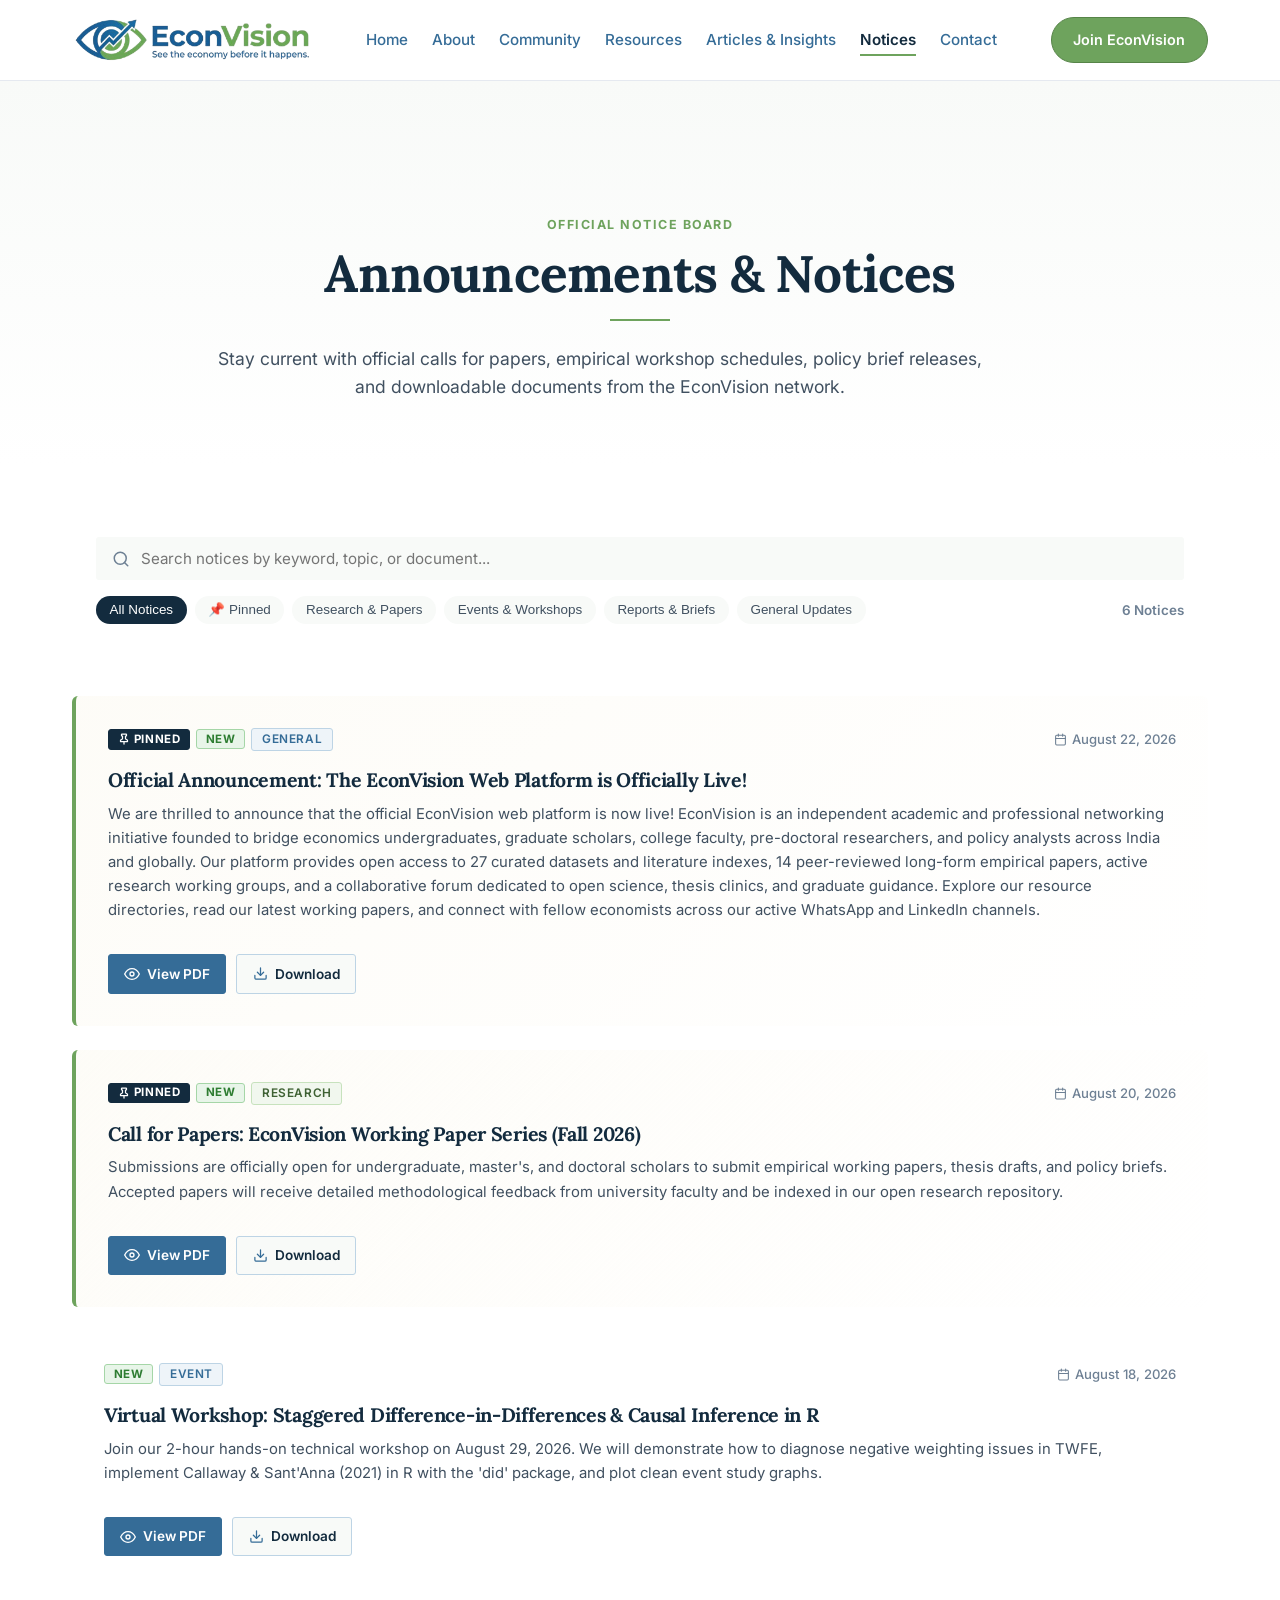
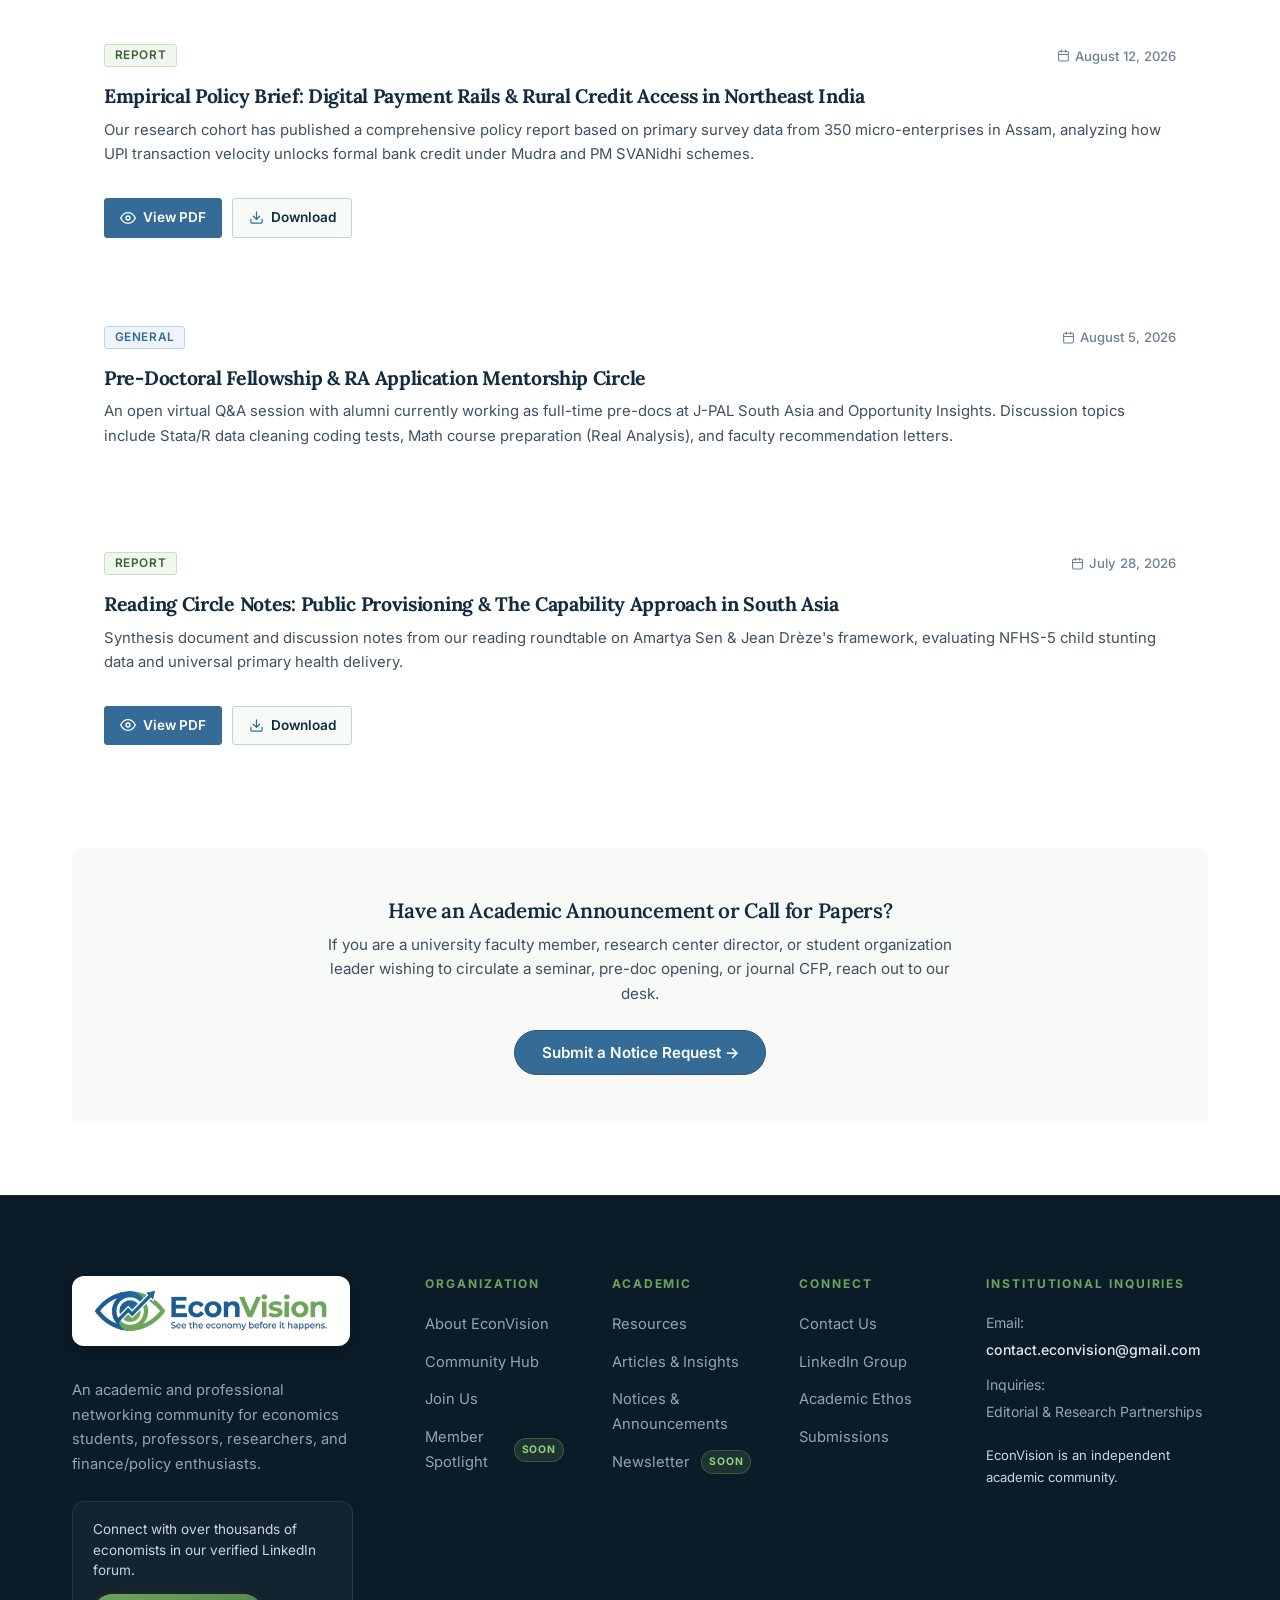
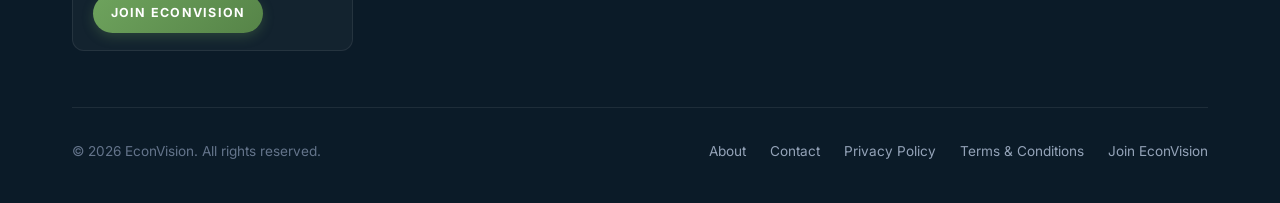
<file: notifications.html>
<!DOCTYPE html>
<html lang="en">
<head>
  <meta charset="UTF-8">
  <meta name="viewport" content="width=device-width, initial-scale=1.0">
  
  <!-- Primary Meta Tags -->
  <title>Announcements &amp; Notices | EconVision Policy Network</title>
  <meta name="title" content="Announcements &amp; Notices | EconVision Policy Network">
  <meta name="description" content="Stay updated with official EconVision announcements, research call for papers, econometric workshops, policy brief releases, and academic deadlines.">
  <meta name="keywords" content="economics announcements, econvision notice board, call for papers economics, econometrics workshop, economics pre-doc openings, policy reports">
  <meta name="author" content="EconVision Academic Network">
  <meta name="robots" content="index, follow">
  <link rel="canonical" href="https://econvision.vercel.app/notifications.html">

  <!-- Open Graph / Facebook -->
  <meta property="og:type" content="website">
  <meta property="og:url" content="https://econvision.vercel.app/notifications.html">
  <meta property="og:title" content="Announcements &amp; Notices | EconVision Policy Network">
  <meta property="og:description" content="Stay updated with official EconVision announcements, research call for papers, econometric workshops, policy brief releases, and academic deadlines.">
  <meta property="og:image" content="https://econvision.vercel.app/logo-original.png">
  <meta property="og:image:width" content="1200">
  <meta property="og:image:height" content="630">
  <meta property="og:image:alt" content="EconVision Announcements and Notice Board">
  <meta property="og:site_name" content="EconVision">

  <!-- Twitter -->
  <meta name="twitter:card" content="summary_large_image">
  <meta name="twitter:url" content="https://econvision.vercel.app/notifications.html">
  <meta name="twitter:title" content="Announcements &amp; Notices | EconVision Policy Network">
  <meta name="twitter:description" content="Stay updated with official EconVision announcements, research call for papers, econometric workshops, policy brief releases, and academic deadlines.">
  <meta name="twitter:image" content="https://econvision.vercel.app/logo-original.png">
  <meta name="twitter:image:alt" content="EconVision Announcements and Notice Board"><!-- Preconnect to Google Fonts -->
  <link rel="preconnect" href="https://fonts.googleapis.com">
  <link rel="preconnect" href="https://fonts.gstatic.com" crossorigin>
  <link href="https://fonts.googleapis.com/css2?family=Cinzel:wght@500;600;700;800&family=Inter:wght@300;400;500;600;700&family=Playfair+Display:ital,wght@0,500;0,600;0,700;1,400;1,600&display=swap" rel="stylesheet">

  <!-- Schema.org JSON-LD Structured Data -->
  <script type="application/ld+json">
  {
    "@context": "https://schema.org",
    "@type": "CollectionPage",
    "name": "EconVision Announcements & Notice Board",
    "url": "https://econvision.vercel.app/notifications.html",
    "description": "Official announcements, research calls, econometric workshops, and downloadable policy documents from EconVision.",
    "publisher": {
      "@type": "Organization",
      "name": "EconVision",
      "url": "https://econvision.vercel.app",
      "logo": "https://econvision.vercel.app/logo-original.png"
    }
  }
  </script>

  
  <!-- Favicon / Tab Icon -->
  <!-- Browser Tab Favicon -->
  <link rel="icon" type="image/jpeg" href="up.jpeg?v=20260822">
  <link rel="shortcut icon" type="image/jpeg" href="up.jpeg?v=20260822">
  <link rel="apple-touch-icon" href="up.jpeg?v=20260822">

  <link rel="stylesheet" href="css/main.css">
</head>
<body>
  <div class="site-wrapper">
    <!-- Global Sticky Header -->
    <header class="site-header" id="mainHeader">
      <div class="header-container">
        <a href="index.html" class="brand-link" aria-label="EconVision - See the economy before it happens.">
          <img src="logo-original.png" alt="EconVision Logo - See the economy before it happens" class="brand-logo-img">
        </a>

        <!-- Desktop Navigation -->
        <nav class="main-nav" aria-label="Main Navigation">
          <ul class="nav-list">
            <li class="nav-item"><a href="index.html" class="nav-link">Home</a></li>
            <li class="nav-item"><a href="about.html" class="nav-link">About</a></li>
            <li class="nav-item"><a href="community.html" class="nav-link">Community</a></li>
            <li class="nav-item"><a href="resources.html" class="nav-link">Resources</a></li>
            <li class="nav-item"><a href="articles.html" class="nav-link">Articles &amp; Insights</a></li>
            <li class="nav-item"><a href="notifications.html" class="nav-link active">Notices</a></li>
            <li class="nav-item"><a href="contact.html" class="nav-link">Contact</a></li>
          </ul>
        </nav>

        <!-- Header Actions -->
        <div class="header-actions">
          <a href="join.html" class="header-cta-btn">
            <span>Join EconVision</span>
          </a>

          <!-- Mobile Hamburger Toggle -->
          <button type="button" class="mobile-menu-toggle" aria-label="Toggle navigation menu" aria-expanded="false">
            <svg viewBox="0 0 24 24" fill="none" stroke="currentColor" stroke-width="2" stroke-linecap="round" stroke-linejoin="round" aria-hidden="true">
              <line x1="3" y1="12" x2="21" y2="12"></line>
              <line x1="3" y1="6" x2="21" y2="6"></line>
              <line x1="3" y1="18" x2="21" y2="18"></line>
            </svg>
          </button>
        </div>
      </div>

      <!-- Mobile Navigation Drawer -->
      <div class="mobile-drawer" id="mobileDrawer">
        <ul class="mobile-nav-list">
          <li><a href="index.html" class="mobile-nav-link">Home</a></li>
          <li><a href="about.html" class="mobile-nav-link">About EconVision</a></li>
          <li><a href="community.html" class="mobile-nav-link">Community</a></li>
          <li><a href="resources.html" class="mobile-nav-link">Resources</a></li>
          <li><a href="articles.html" class="mobile-nav-link">Articles &amp; Insights</a></li>
          <li><a href="notifications.html" class="mobile-nav-link active">Notices &amp; Announcements</a></li>
          <li><a href="contact.html" class="mobile-nav-link">Contact</a></li>
          <li><a href="spotlight.html" class="mobile-nav-link">Member Spotlight <span class="future-badge">Soon</span></a></li>
          <li><a href="newsletter.html" class="mobile-nav-link">Newsletter <span class="future-badge">Soon</span></a></li>
        </ul>
        <a href="join.html" class="btn btn-green mobile-drawer-cta">
          Join EconVision
        </a>
      </div>
    </header>

    <!-- Main Content Area -->
    <main class="site-main">
      <!-- Page Hero Header -->
      <section class="section" style="padding-top: calc(var(--header-height) + var(--space-2xl)); padding-bottom: var(--space-2xl); background: linear-gradient(180deg, var(--color-bg-alt) 0%, var(--color-bg-surface) 100%); border-bottom: 1px solid var(--color-border-subtle);">
        <div class="container">
          <div class="section-header text-center reveal-on-scroll" style="margin-bottom: 0;">
            <span class="section-eyebrow">Official Notice Board</span>
            <h1 class="section-title">Announcements &amp; Notices</h1>
            <div class="hairline-green center"></div>
            <p class="section-subtitle" style="max-width: 780px;">
              Stay current with official calls for papers, empirical workshop schedules, policy brief releases, and downloadable documents from the EconVision network.
            </p>
          </div>
        </div>
      </section>

      <!-- Notifications Directory Section -->
      <section class="section" style="padding-top: var(--space-2xl);">
        <div class="container">
          <!-- Search and Category Filter Toolbar -->
          <div class="notif-toolbar reveal-on-scroll">
            <div class="notif-search-box">
              <svg class="notif-search-icon" viewBox="0 0 24 24" width="18" height="18" fill="none" stroke="currentColor" stroke-width="2" stroke-linecap="round" stroke-linejoin="round">
                <circle cx="11" cy="11" r="8"></circle>
                <line x1="21" y1="21" x2="16.65" y2="16.65"></line>
              </svg>
              <input type="text" class="notif-search-input" id="notifSearchInput" placeholder="Search notices by keyword, topic, or document..." aria-label="Search announcements">
            </div>

            <div class="notif-filter-bar">
              <div class="notif-filter-pills" role="tablist" aria-label="Filter notices by category">
                <button type="button" class="notif-filter-btn active" data-filter="all">All Notices</button>
                <button type="button" class="notif-filter-btn" data-filter="pinned">📌 Pinned</button>
                <button type="button" class="notif-filter-btn" data-filter="research">Research &amp; Papers</button>
                <button type="button" class="notif-filter-btn" data-filter="event">Events &amp; Workshops</button>
                <button type="button" class="notif-filter-btn" data-filter="report">Reports &amp; Briefs</button>
                <button type="button" class="notif-filter-btn" data-filter="general">General Updates</button>
              </div>

              <div class="notif-count-badge" id="notifCountBadge">Loading notices...</div>
            </div>
          </div>

          <!-- Dynamic Notifications List Container -->
          <div class="notifications-board-list" id="notificationsList">
            <!-- Populated dynamically by js/notifications.js -->
          </div>

          <!-- Notice Submission Callout Box -->
          <div class="reveal-on-scroll" style="background-color: var(--color-bg-alt); border: 1px solid var(--color-border-subtle); border-radius: var(--radius-md); padding: var(--space-2xl); text-align: center; margin-top: var(--space-xl);">
            <h3 style="font-family: var(--font-serif-heading); font-size: 1.3rem; color: var(--color-primary-navy); margin-bottom: 0.5rem;">Have an Academic Announcement or Call for Papers?</h3>
            <p style="font-size: 0.95rem; color: var(--color-text-secondary); max-width: 650px; margin: 0 auto 1.5rem auto; line-height: 1.6;">
              If you are a university faculty member, research center director, or student organization leader wishing to circulate a seminar, pre-doc opening, or journal CFP, reach out to our desk.
            </p>
            <a href="contact.html" class="btn btn-navy">
              <span>Submit a Notice Request →</span>
            </a>
          </div>
        </div>
      </section>
    </main>

    <!-- Global Academic Footer -->
    <footer class="site-footer">
      <div class="container">
        <div class="footer-top-grid">
          <!-- Brand & Mission Column -->
          <div class="footer-brand-col">
            <a href="index.html" class="footer-brand-link" aria-label="EconVision Home">
              <div class="footer-brand-logo-wrap">
                <img src="logo-original.png" alt="EconVision Logo - See the economy before it happens" class="footer-brand-logo-img">
              </div>
            </a>
            <p class="footer-description">
              An academic and professional networking community for economics students, professors, researchers, and finance/policy enthusiasts.
            </p>
            <div class="footer-linkedin-card">
              <p>Connect with over thousands of economists in our verified LinkedIn forum.</p>
              <a href="join.html" class="footer-linkedin-btn">
                <span>Join EconVision</span>
              </a>
            </div>
          </div>

          <!-- Quick Links: About & Community -->
          <div>
            <h4 class="footer-heading">Organization</h4>
            <ul class="footer-nav-list">
              <li><a href="about.html" class="footer-nav-link">About EconVision</a></li>
              <li><a href="community.html" class="footer-nav-link">Community Hub</a></li>
              <li><a href="join.html" class="footer-nav-link">Join Us</a></li>
              <li><a href="spotlight.html" class="footer-nav-link">Member Spotlight <span class="future-badge">Soon</span></a></li>
            </ul>
          </div>

          <!-- Quick Links: Resources & Articles -->
          <div>
            <h4 class="footer-heading">Academic</h4>
            <ul class="footer-nav-list">
              <li><a href="resources.html" class="footer-nav-link">Resources</a></li>
              <li><a href="articles.html" class="footer-nav-link">Articles &amp; Insights</a></li>
              <li><a href="notifications.html" class="footer-nav-link">Notices &amp; Announcements</a></li>
              <li><a href="newsletter.html" class="footer-nav-link">Newsletter <span class="future-badge">Soon</span></a></li>
            </ul>
          </div>

          <!-- Quick Links: Contact & Support -->
          <div>
            <h4 class="footer-heading">Connect</h4>
            <ul class="footer-nav-list">
              <li><a href="contact.html" class="footer-nav-link">Contact Us</a></li>
              <li><a href="join.html" class="footer-nav-link">LinkedIn Group</a></li>
              <li><a href="about.html#governance" class="footer-nav-link">Academic Ethos</a></li>
              <li><a href="articles.html#submissions" class="footer-nav-link">Submissions</a></li>
            </ul>
          </div>

          <!-- Direct Contact Column -->
          <div>
            <h4 class="footer-heading">Institutional Inquiries</h4>
            <div class="footer-contact-info">
              <div class="footer-contact-item">
                <span>Email:</span>
                <a href="https://mail.google.com/mail/?view=cm&fs=1&to=contact.econvision@gmail.com" target="_blank" rel="noopener noreferrer">contact.econvision@gmail.com</a>
              </div>
              <div class="footer-contact-item">
                <span>Inquiries:</span>
                <span>Editorial & Research Partnerships</span>
              </div>
            </div>
            <p style="font-size: 0.82rem; color: var(--color-text-inverse-muted); margin: 0;">
              EconVision is an independent academic community.
            </p>
          </div>
        </div>

        <!-- Footer Bottom Line -->
        <div class="footer-bottom">
          <div>
            &copy; 2026 EconVision. All rights reserved.
          </div>
          <div class="footer-bottom-links">
            <a href="about.html">About</a>
            <a href="contact.html">Contact</a>
            <a href="privacy.html">Privacy Policy</a>
            <a href="terms.html">Terms &amp; Conditions</a>
            <a href="join.html">Join EconVision</a>
          </div>
        </div>
      </div>
    </footer>
  </div>

  <!-- Back to Top Floating Button -->
  <button type="button" class="btn-back-to-top" id="btnBackToTop" aria-label="Scroll back to top">
    <svg viewBox="0 0 24 24" width="20" height="20" aria-hidden="true">
      <polyline points="18 15 12 9 6 15"></polyline>
    </svg>
  </button>

  <!-- Scripts -->
  <script src="js/main.js"></script>
  <script src="js/notifications.js"></script>
</body>
</html>
</file>
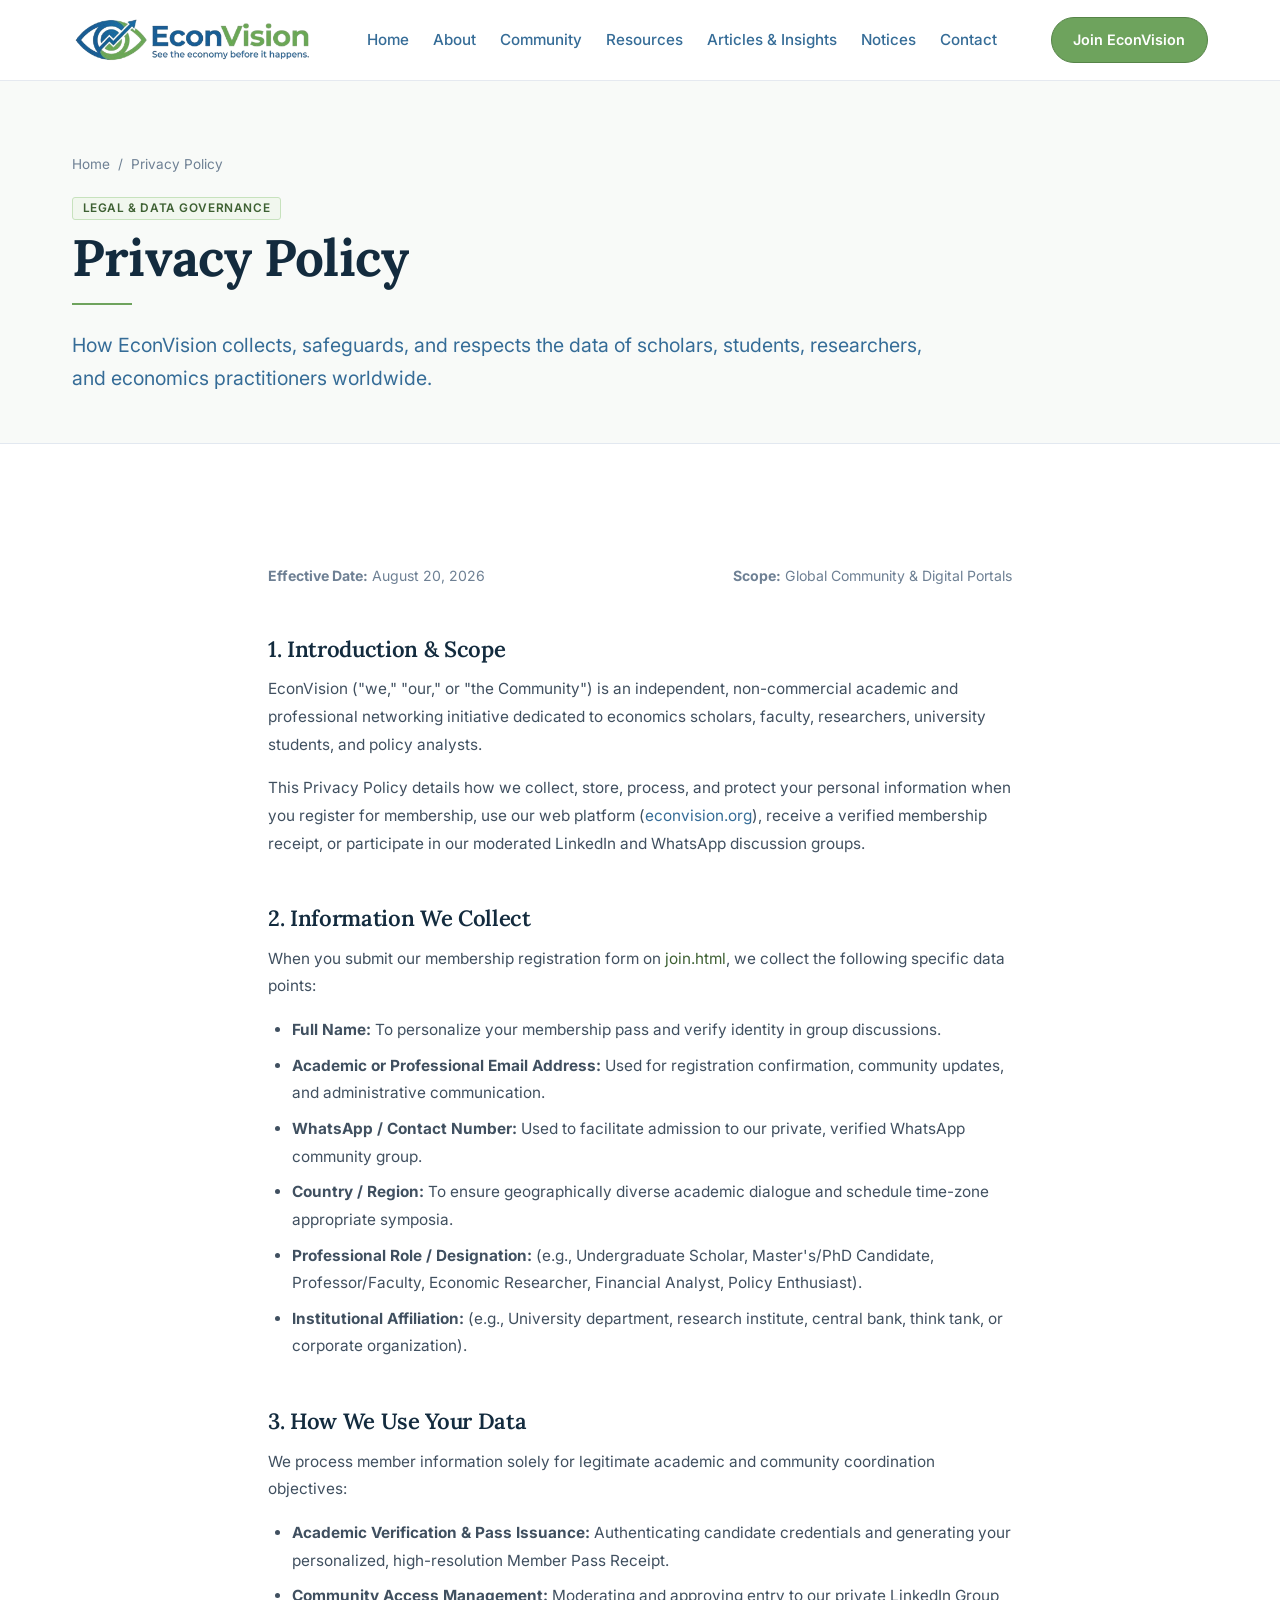
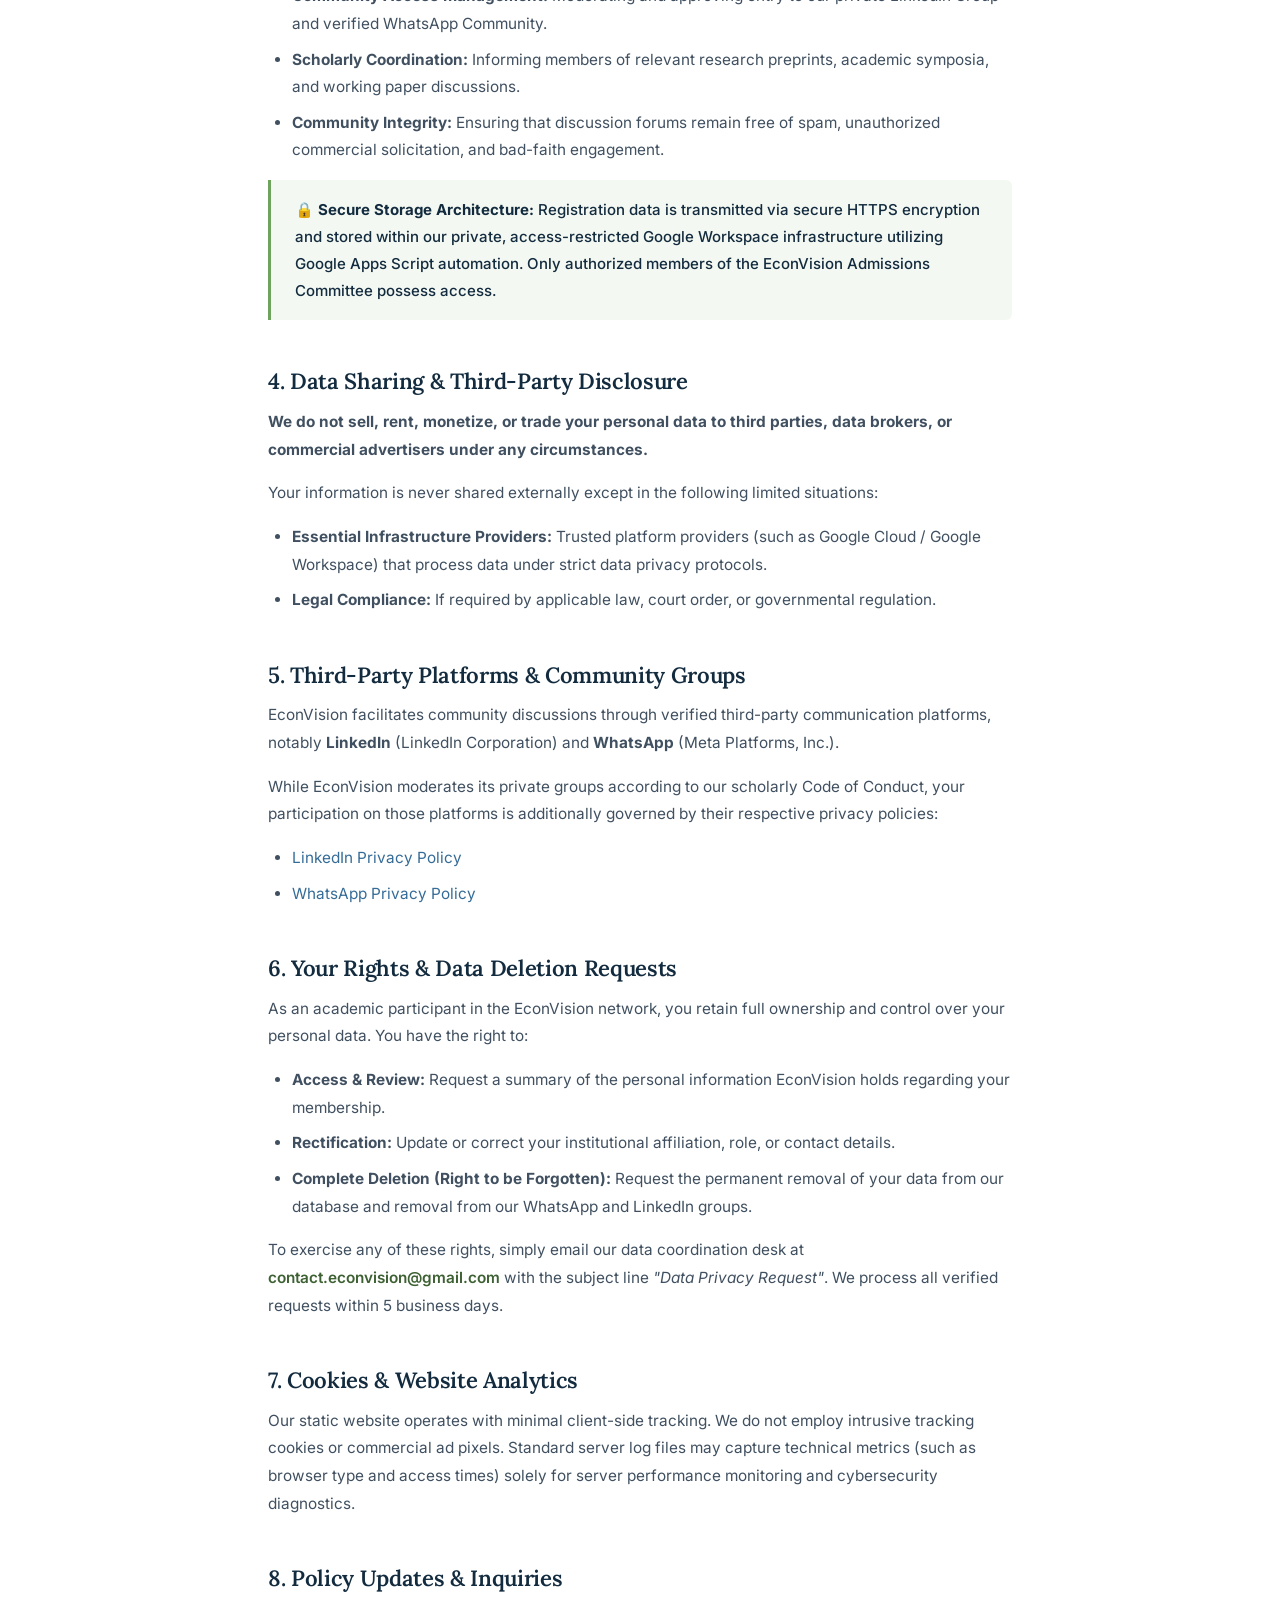
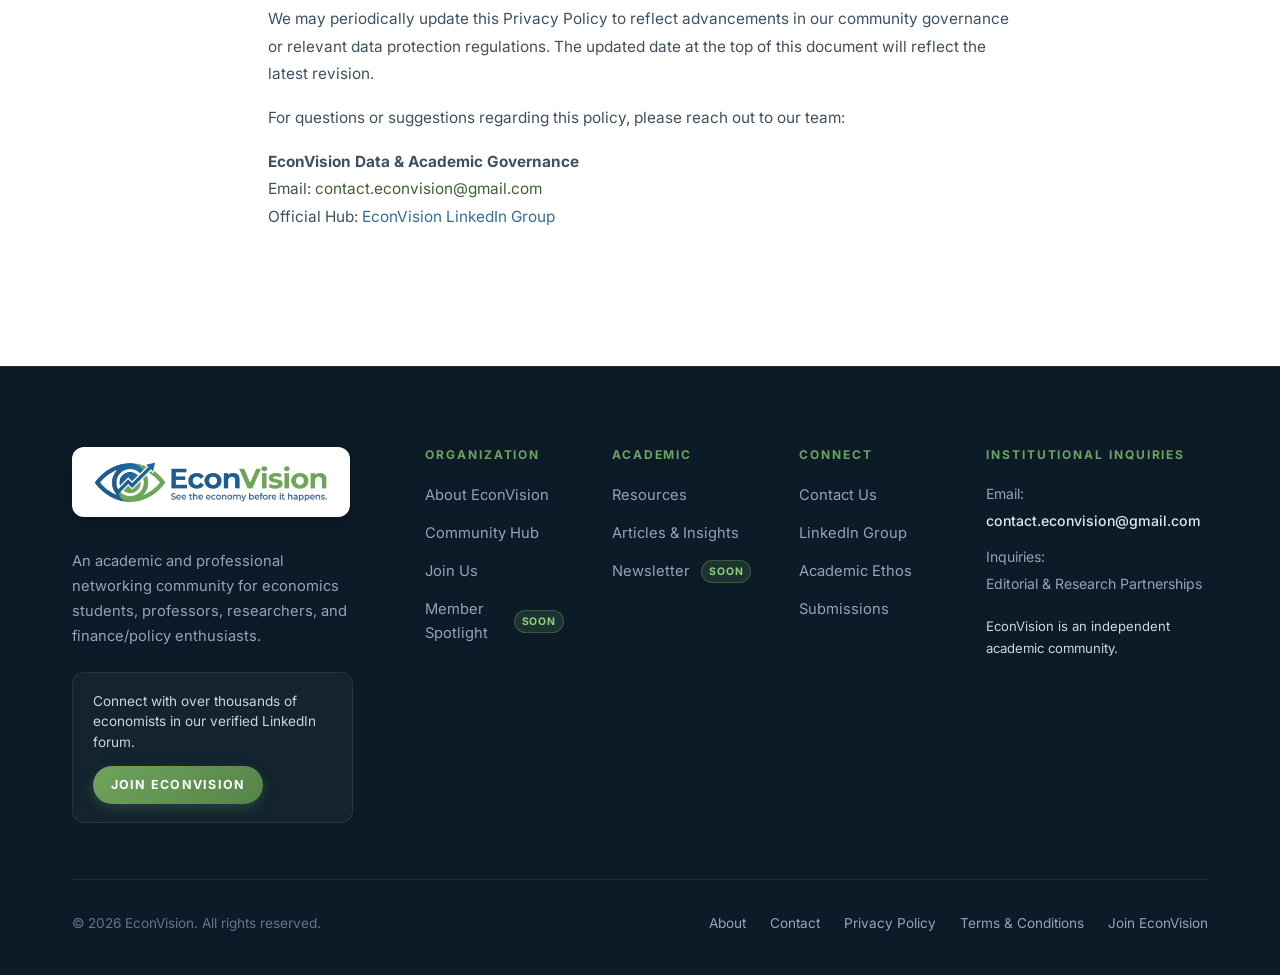
<file: privacy.html>
<!DOCTYPE html>
<html lang="en">
<head>
  <meta charset="UTF-8">
  <meta name="viewport" content="width=device-width, initial-scale=1.0">
    <title>Privacy Policy | EconVision Economics Network</title>
  <meta name="description" content="Read the EconVision Privacy Policy regarding secure data processing, membership verification, and confidentiality for economics scholars and researchers.">
  <meta name="keywords" content="economics scholars, policy analysts, researchers, professional network, economics community, econometrics, macroeconomics">
  <meta name="author" content="EconVision Community">
  <meta name="robots" content="index, follow">
  <link rel="canonical" href="https://econvision.vercel.app/privacy.html">

  <!-- Open Graph / Facebook -->
  <meta property="og:type" content="website">
  <meta property="og:site_name" content="EconVision">
  <meta property="og:url" content="https://econvision.vercel.app/privacy.html">
  <meta property="og:title" content="Privacy Policy | EconVision Economics Network">
  <meta property="og:description" content="Read the EconVision Privacy Policy regarding secure data processing, membership verification, and confidentiality for economics scholars and researchers.">
  <meta property="og:image" content="https://econvision.vercel.app/assets/og-image.jpg">
  <meta property="og:image:width" content="1200">
  <meta property="og:image:height" content="630">
  <meta property="og:image:alt" content="EconVision - Economics & Policy Network">

  <!-- Twitter -->
  <meta name="twitter:card" content="summary_large_image">
  <meta name="twitter:url" content="https://econvision.vercel.app/privacy.html">
  <meta name="twitter:title" content="Privacy Policy | EconVision Economics Network">
  <meta name="twitter:description" content="Read the EconVision Privacy Policy regarding secure data processing, membership verification, and confidentiality for economics scholars and researchers.">
  <meta name="twitter:image" content="https://econvision.vercel.app/assets/og-image.jpg">
  <meta name="twitter:image:alt" content="EconVision - Economics & Policy Network">

  
  <!-- Favicon / Tab Icon -->
  <!-- Browser Tab Favicon -->
  <link rel="icon" type="image/jpeg" href="up.jpeg?v=20260822">
  <link rel="shortcut icon" type="image/jpeg" href="up.jpeg?v=20260822">
  <link rel="apple-touch-icon" href="up.jpeg?v=20260822">

  <link rel="stylesheet" href="css/main.css">
  <!-- Schema.org JSON-LD Structured Data -->
  <script type="application/ld+json">
{
  "@context": "https://schema.org",
  "@type": "WebPage",
  "name": "Privacy Policy | EconVision",
  "url": "https://econvision.vercel.app/privacy.html",
  "description": "EconVision privacy policy and data governance practices."
}
  </script>
</head>
<body>
  <!-- Global Scroll Progress Indicator -->
  <div class="scroll-progress-bar" id="scrollProgressBar"></div>

  <div class="site-wrapper">
    <!-- Global Sticky Header -->
    <header class="site-header" id="mainHeader">
      <div class="header-container">
        <a href="index.html" class="brand-link" aria-label="EconVision - See the economy before it happens.">
          <img src="logo-original.png" alt="EconVision Logo - See the economy before it happens" class="brand-logo-img">
        </a>

        <!-- Desktop Navigation -->
        <nav class="main-nav" aria-label="Main Navigation">
          <ul class="nav-list">
            <li class="nav-item"><a href="index.html" class="nav-link">Home</a></li>
            <li class="nav-item"><a href="about.html" class="nav-link">About</a></li>
            <li class="nav-item"><a href="community.html" class="nav-link">Community</a></li>
            <li class="nav-item"><a href="resources.html" class="nav-link">Resources</a></li>
            <li class="nav-item"><a href="articles.html" class="nav-link">Articles & Insights</a></li>
            <li class="nav-item"><a href="notifications.html" class="nav-link">Notices</a></li>
            <li class="nav-item"><a href="contact.html" class="nav-link">Contact</a></li>
          </ul>
        </nav>

        <!-- Header Actions -->
        <div class="header-actions">
          <a href="join.html" class="header-cta-btn">
            <span>Join EconVision</span>
          </a>
          <button type="button" class="mobile-menu-toggle" aria-label="Toggle aria-expanded="false">
            <svg viewBox="0 0 24 24" fill="none" stroke="currentColor" stroke-width="2" stroke-linecap="round" stroke-linejoin="round" aria-hidden="true">
              <line x1="3" y1="12" x2="21" y2="12"></line>
              <line x1="3" y1="6" x2="21" y2="6"></line>
              <line x1="3" y1="18" x2="21" y2="18"></line>
            </svg>
          </button>
        </div>
      </div>

      <!-- Mobile Navigation Drawer -->
      <div class="mobile-drawer" id="mobileDrawer">
        <ul class="mobile-nav-list">
          <li><a href="index.html" class="mobile-nav-link">Home</a></li>
          <li><a href="about.html" class="mobile-nav-link">About EconVision</a></li>
          <li><a href="community.html" class="mobile-nav-link">Community</a></li>
          <li><a href="resources.html" class="mobile-nav-link">Resources</a></li>
          <li><a href="articles.html" class="mobile-nav-link">Articles & Insights</a></li>
          <li><a href="notifications.html" class="mobile-nav-link">Notices &amp; Announcements</a></li>
          <li><a href="contact.html" class="mobile-nav-link">Contact</a></li>
          <li><a href="spotlight.html" class="mobile-nav-link">Member Spotlight <span class="future-badge">Soon</span></a></li>
          <li><a href="newsletter.html" class="mobile-nav-link">Newsletter <span class="future-badge">Soon</span></a></li>
        </ul>
        <a href="join.html" class="btn btn-green mobile-drawer-cta">
          Join EconVision
        </a>
      </div>
    </header>

    <!-- Main Content Area -->
    <main class="site-main">
      <!-- Academic Page Header -->
      <section class="page-header">
        <div class="container">
          <ul class="breadcrumbs">
            <li><a href="index.html">Home</a></li>
            <li><span class="separator">/</span></li>
            <li><span>Privacy Policy</span></li>
          </ul>
          <div class="badge badge-green" style="margin-bottom: var(--space-xs);">Legal &amp; Data Governance</div>
          <h1 class="page-header-title">Privacy Policy</h1>
          <div class="hairline-green"></div>
          <p class="page-header-description lead">
            How EconVision collects, safeguards, and respects the data of scholars, students, researchers, and economics practitioners worldwide.
          </p>
        </div>
      </section>

      <!-- Privacy Policy Content Section -->
      <section class="section">
        <div class="container">
          <div class="legal-container">
            <article class="legal-card">
              <div class="legal-meta-bar">
                <span><strong>Effective Date:</strong> August 20, 2026</span>
                <span><strong>Scope:</strong> Global Community &amp; Digital Portals</span>
              </div>

              <!-- Section 1: Introduction -->
              <section class="legal-section">
                <h2>1. Introduction &amp; Scope</h2>
                <p>
                  EconVision ("we," "our," or "the Community") is an independent, non-commercial academic and professional networking initiative dedicated to economics scholars, faculty, researchers, university students, and policy analysts. 
                </p>
                <p>
                  This Privacy Policy details how we collect, store, process, and protect your personal information when you register for membership, use our web platform (<a href="https://econvision.org" class="text-navy">econvision.org</a>), receive a verified membership receipt, or participate in our moderated LinkedIn and WhatsApp discussion groups.
                </p>
              </section>

              <!-- Section 2: Information We Collect -->
              <section class="legal-section">
                <h2>2. Information We Collect</h2>
                <p>
                  When you submit our membership registration form on <a href="join.html" class="text-green">join.html</a>, we collect the following specific data points:
                </p>
                <ul>
                  <li><strong>Full Name:</strong> To personalize your membership pass and verify identity in group discussions.</li>
                  <li><strong>Academic or Professional Email Address:</strong> Used for registration confirmation, community updates, and administrative communication.</li>
                  <li><strong>WhatsApp / Contact Number:</strong> Used to facilitate admission to our private, verified WhatsApp community group.</li>
                  <li><strong>Country / Region:</strong> To ensure geographically diverse academic dialogue and schedule time-zone appropriate symposia.</li>
                  <li><strong>Professional Role / Designation:</strong> (e.g., Undergraduate Scholar, Master's/PhD Candidate, Professor/Faculty, Economic Researcher, Financial Analyst, Policy Enthusiast).</li>
                  <li><strong>Institutional Affiliation:</strong> (e.g., University department, research institute, central bank, think tank, or corporate organization).</li>
                </ul>
              </section>

              <!-- Section 3: How We Use Your Data -->
              <section class="legal-section">
                <h2>3. How We Use Your Data</h2>
                <p>
                  We process member information solely for legitimate academic and community coordination objectives:
                </p>
                <ul>
                  <li><strong>Academic Verification &amp; Pass Issuance:</strong> Authenticating candidate credentials and generating your personalized, high-resolution Member Pass Receipt.</li>
                  <li><strong>Community Access Management:</strong> Moderating and approving entry to our private LinkedIn Group and verified WhatsApp Community.</li>
                  <li><strong>Scholarly Coordination:</strong> Informing members of relevant research preprints, academic symposia, and working paper discussions.</li>
                  <li><strong>Community Integrity:</strong> Ensuring that discussion forums remain free of spam, unauthorized commercial solicitation, and bad-faith engagement.</li>
                </ul>

                <div class="legal-callout">
                  <p>
                    🔒 <strong>Secure Storage Architecture:</strong> Registration data is transmitted via secure HTTPS encryption and stored within our private, access-restricted Google Workspace infrastructure utilizing Google Apps Script automation. Only authorized members of the EconVision Admissions Committee possess access.
                  </p>
                </div>
              </section>

              <!-- Section 4: Data Sharing & Zero-Sale Guarantee -->
              <section class="legal-section">
                <h2>4. Data Sharing &amp; Third-Party Disclosure</h2>
                <p>
                  <strong>We do not sell, rent, monetize, or trade your personal data to third parties, data brokers, or commercial advertisers under any circumstances.</strong>
                </p>
                <p>
                  Your information is never shared externally except in the following limited situations:
                </p>
                <ul>
                  <li><strong>Essential Infrastructure Providers:</strong> Trusted platform providers (such as Google Cloud / Google Workspace) that process data under strict data privacy protocols.</li>
                  <li><strong>Legal Compliance:</strong> If required by applicable law, court order, or governmental regulation.</li>
                </ul>
              </section>

              <!-- Section 5: Third-Party Platforms (LinkedIn & WhatsApp) -->
              <section class="legal-section">
                <h2>5. Third-Party Platforms &amp; Community Groups</h2>
                <p>
                  EconVision facilitates community discussions through verified third-party communication platforms, notably <strong>LinkedIn</strong> (LinkedIn Corporation) and <strong>WhatsApp</strong> (Meta Platforms, Inc.).
                </p>
                <p>
                  While EconVision moderates its private groups according to our scholarly Code of Conduct, your participation on those platforms is additionally governed by their respective privacy policies:
                </p>
                <ul>
                  <li><a href="https://www.linkedin.com/legal/privacy-policy" target="_blank" rel="noopener noreferrer" class="text-navy">LinkedIn Privacy Policy</a></li>
                  <li><a href="https://www.whatsapp.com/legal/privacy-policy" target="_blank" rel="noopener noreferrer" class="text-navy">WhatsApp Privacy Policy</a></li>
                </ul>
              </section>

              <!-- Section 6: User Rights & Data Deletion -->
              <section class="legal-section">
                <h2>6. Your Rights &amp; Data Deletion Requests</h2>
                <p>
                  As an academic participant in the EconVision network, you retain full ownership and control over your personal data. You have the right to:
                </p>
                <ul>
                  <li><strong>Access &amp; Review:</strong> Request a summary of the personal information EconVision holds regarding your membership.</li>
                  <li><strong>Rectification:</strong> Update or correct your institutional affiliation, role, or contact details.</li>
                  <li><strong>Complete Deletion (Right to be Forgotten):</strong> Request the permanent removal of your data from our database and removal from our WhatsApp and LinkedIn groups.</li>
                </ul>
                <p>
                  To exercise any of these rights, simply email our data coordination desk at <a href="https://mail.google.com/mail/?view=cm&fs=1&to=contact.econvision@gmail.com" target="_blank" rel="noopener noreferrer" class="text-green" style="font-weight: 600;">contact.econvision@gmail.com</a> with the subject line <em>"Data Privacy Request"</em>. We process all verified requests within 5 business days.
                </p>
              </section>

              <!-- Section 7: Cookies & Analytics -->
              <section class="legal-section">
                <h2>7. Cookies &amp; Website Analytics</h2>
                <p>
                  Our static website operates with minimal client-side tracking. We do not employ intrusive tracking cookies or commercial ad pixels. Standard server log files may capture technical metrics (such as browser type and access times) solely for server performance monitoring and cybersecurity diagnostics.
                </p>
              </section>

              <!-- Section 8: Policy Updates & Contact -->
              <section class="legal-section">
                <h2>8. Policy Updates &amp; Inquiries</h2>
                <p>
                  We may periodically update this Privacy Policy to reflect advancements in our community governance or relevant data protection regulations. The updated date at the top of this document will reflect the latest revision.
                </p>
                <p>
                  For questions or suggestions regarding this policy, please reach out to our team:
                </p>
                <p>
                  <strong>EconVision Data &amp; Academic Governance</strong><br>
                  Email: <a href="https://mail.google.com/mail/?view=cm&fs=1&to=contact.econvision@gmail.com" target="_blank" rel="noopener noreferrer" class="text-green">contact.econvision@gmail.com</a><br>
                  Official Hub: <a href="https://www.linkedin.com/groups/32720170/" target="_blank" rel="noopener noreferrer" class="text-navy">EconVision LinkedIn Group</a>
                </p>
              </section>
            </article>
          </div>
        </div>
      </section>
    </main>

    <!-- Global Academic Footer -->
    <footer class="site-footer">
      <div class="container">
        <div class="footer-top-grid">
          <!-- Brand Column -->
          <div class="footer-brand-col">
            <a href="index.html" class="footer-brand-link" aria-label="EconVision Home">
              <div class="footer-brand-logo-wrap">
                <img src="logo-original.png" alt="EconVision Logo - See the economy before it happens" class="footer-brand-logo-img">
              </div>
            </a>
            <p class="footer-description">
              An academic and professional networking community for economics students, professors, researchers, and finance/policy enthusiasts.
            </p>
            <div class="footer-linkedin-card">
              <p>Connect with over thousands of economists in our verified LinkedIn forum.</p>
              <a href="join.html" class="footer-linkedin-btn">
                <span>Join EconVision</span>
              </a>
            </div>
          </div>

          <!-- Quick Links: Organization -->
          <div>
            <h4 class="footer-heading">Organization</h4>
            <ul class="footer-nav-list">
              <li><a href="about.html" class="footer-nav-link">About EconVision</a></li>
              <li><a href="community.html" class="footer-nav-link">Community Hub</a></li>
              <li><a href="join.html" class="footer-nav-link">Join Us</a></li>
              <li><a href="spotlight.html" class="footer-nav-link">Member Spotlight <span class="future-badge">Soon</span></a></li>
            </ul>
          </div>

          <!-- Quick Links: Academic -->
          <div>
            <h4 class="footer-heading">Academic</h4>
            <ul class="footer-nav-list">
              <li><a href="resources.html" class="footer-nav-link">Resources</a></li>
              <li><a href="articles.html" class="footer-nav-link">Articles &amp; Insights</a></li>
              <li><a href="newsletter.html" class="footer-nav-link">Newsletter <span class="future-badge">Soon</span></a></li>
            </ul>
          </div>

          <!-- Quick Links: Connect -->
          <div>
            <h4 class="footer-heading">Connect</h4>
            <ul class="footer-nav-list">
              <li><a href="contact.html" class="footer-nav-link">Contact Us</a></li>
              <li><a href="https://www.linkedin.com/groups/32720170/" target="_blank" rel="noopener noreferrer" class="footer-nav-link">LinkedIn Group</a></li>
              <li><a href="about.html#governance" class="footer-nav-link">Academic Ethos</a></li>
              <li><a href="articles.html#submissions" class="footer-nav-link">Submissions</a></li>
            </ul>
          </div>

          <!-- Direct Contact Column -->
          <div>
            <h4 class="footer-heading">Institutional Inquiries</h4>
            <div class="footer-contact-info">
              <div class="footer-contact-item">
                <span>Email:</span>
                <a href="https://mail.google.com/mail/?view=cm&fs=1&to=contact.econvision@gmail.com" target="_blank" rel="noopener noreferrer">contact.econvision@gmail.com</a>
              </div>
              <div class="footer-contact-item">
                <span>Inquiries:</span>
                <span>Editorial &amp; Research Partnerships</span>
              </div>
            </div>
            <p style="font-size: 0.82rem; color: var(--color-text-inverse-muted); margin: 0;">
              EconVision is an independent academic community.
            </p>
          </div>
        </div>

        <!-- Footer Bottom Line -->
        <div class="footer-bottom">
          <div>
            &copy; 2026 EconVision. All rights reserved.
          </div>
          <div class="footer-bottom-links">
            <a href="about.html">About</a>
            <a href="contact.html">Contact</a>
            <a href="privacy.html">Privacy Policy</a>
            <a href="terms.html">Terms &amp; Conditions</a>
            <a href="join.html">Join EconVision</a>
          </div>
        </div>
      </div>
    </footer>
  </div>

  <!-- Global Interaction Scripts -->

  <!-- Back to Top Floating Button -->
  <button type="button" class="btn-back-to-top" id="btnBackToTop" aria-label="Scroll back to top">
    <svg viewBox="0 0 24 24" width="20" height="20" aria-hidden="true">
      <polyline points="18 15 12 9 6 15"></polyline>
    </svg>
  </button>



  <script src="js/main.js"></script>
</body>
</html>
</file>
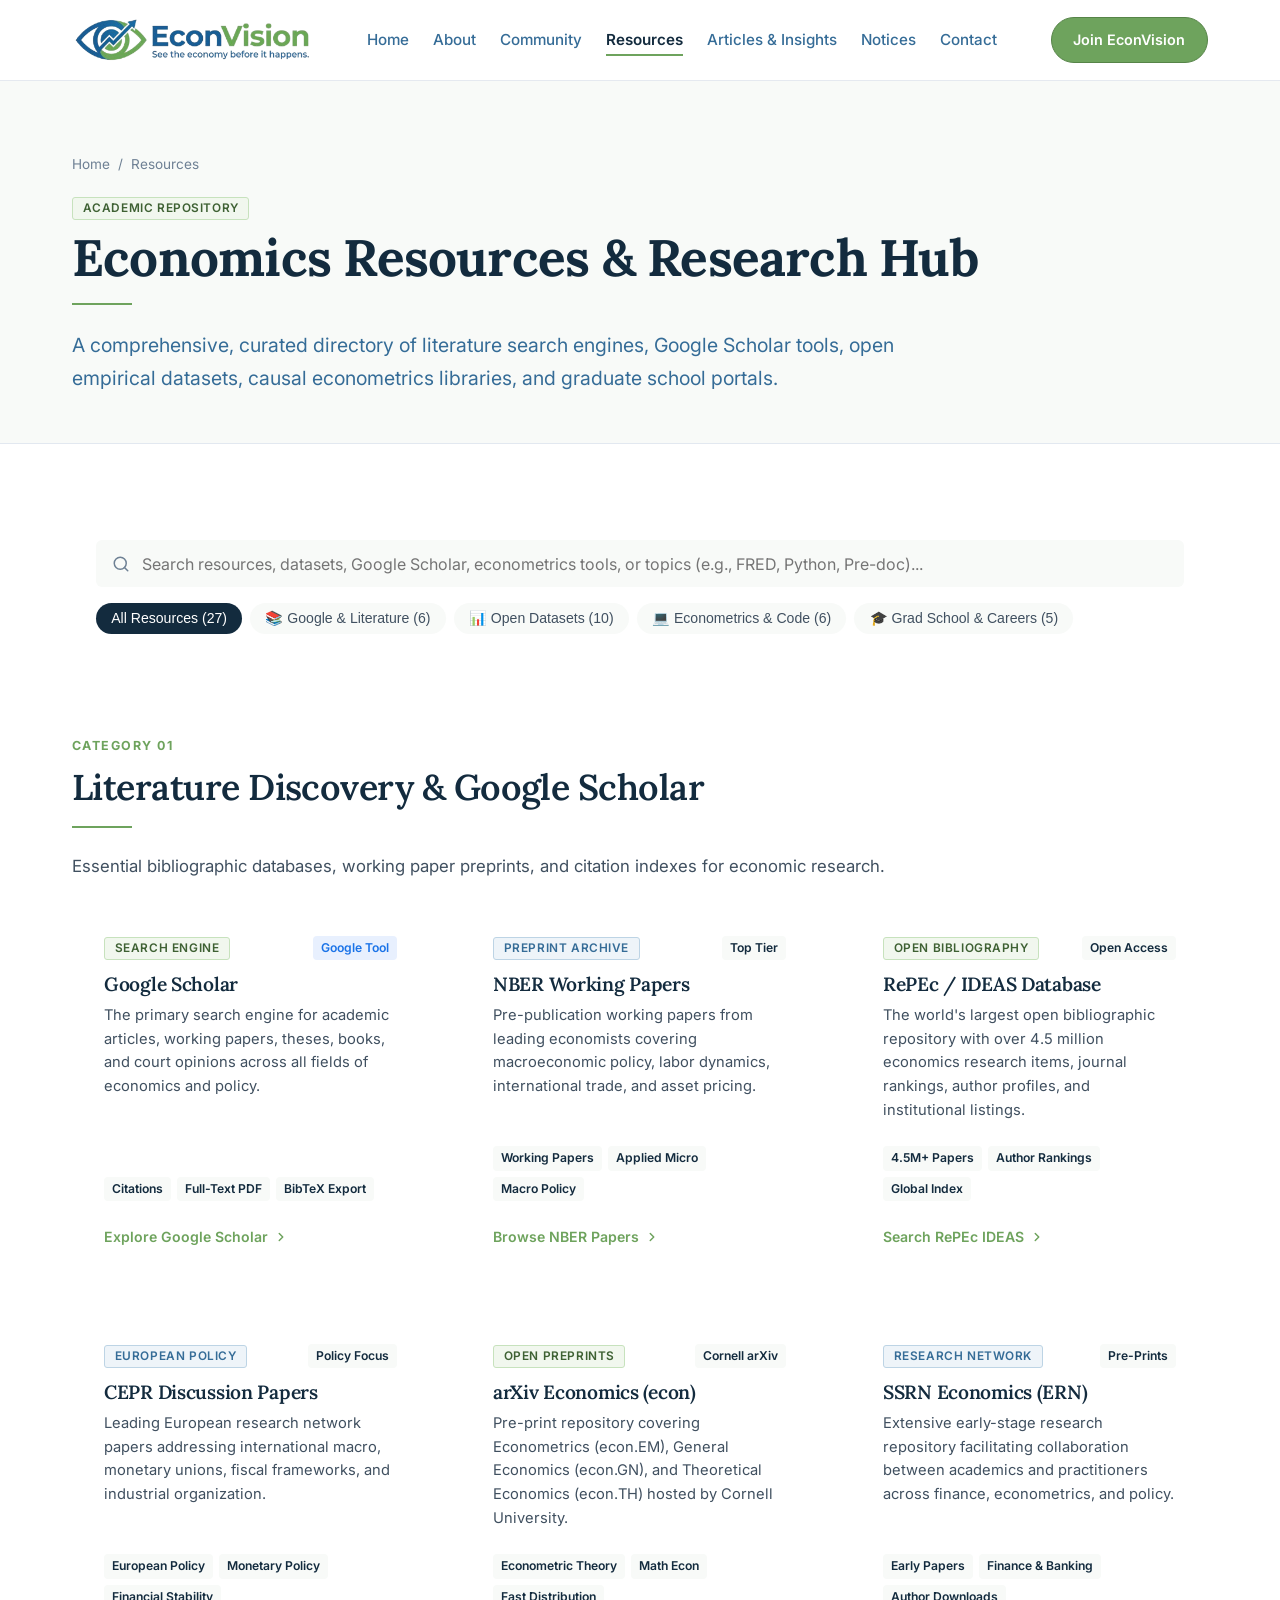
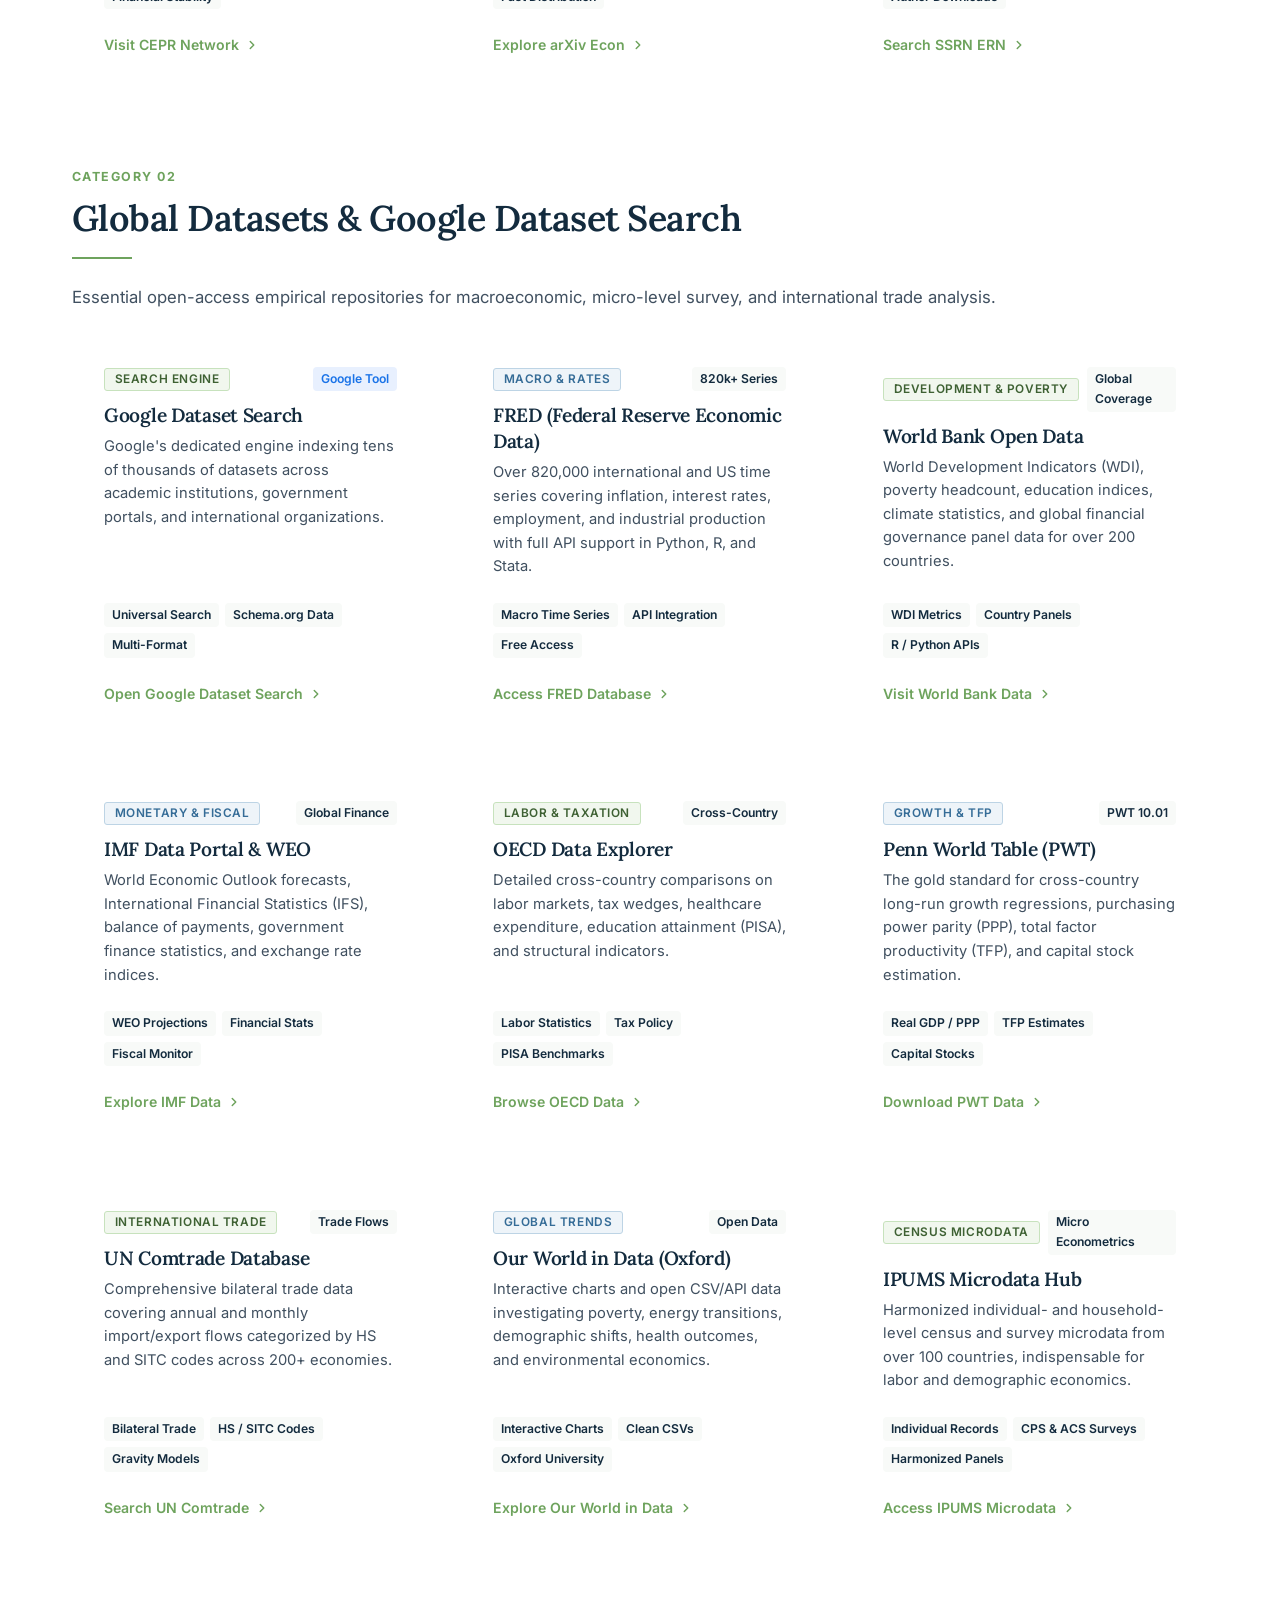
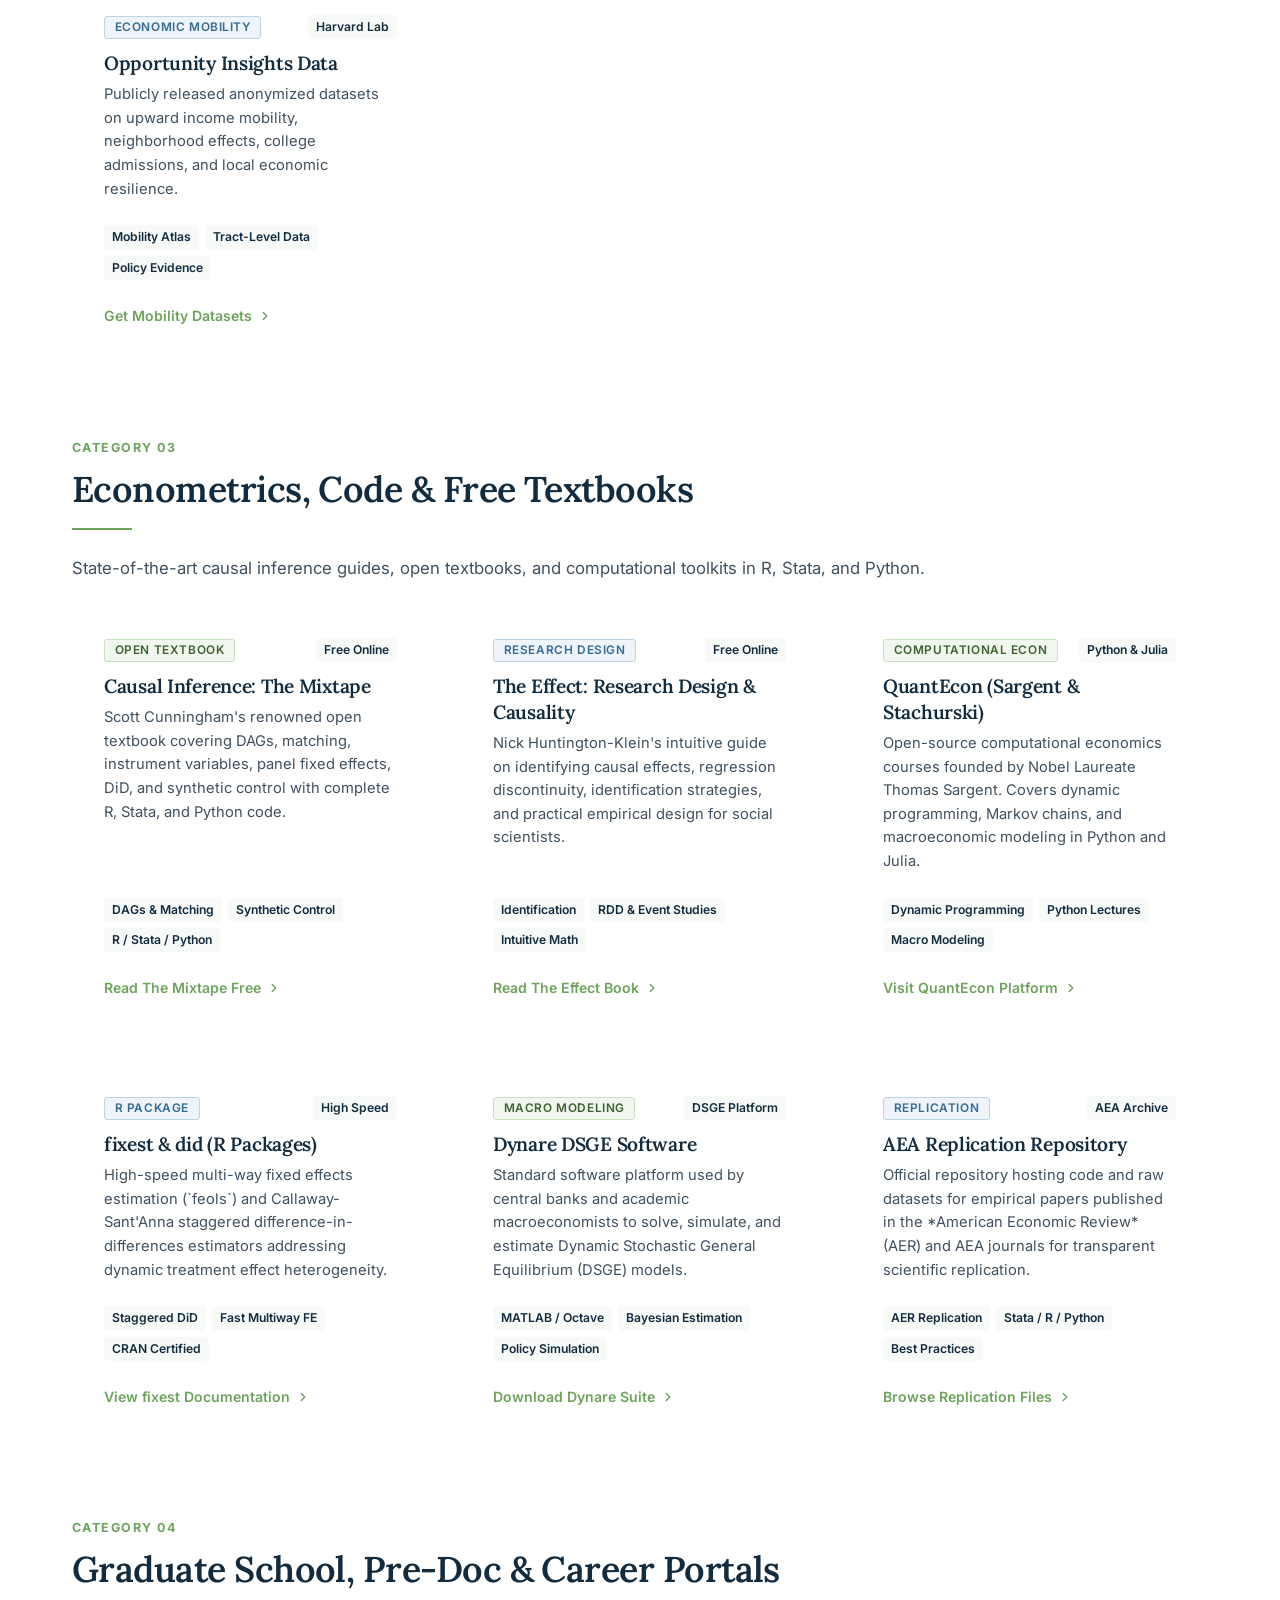
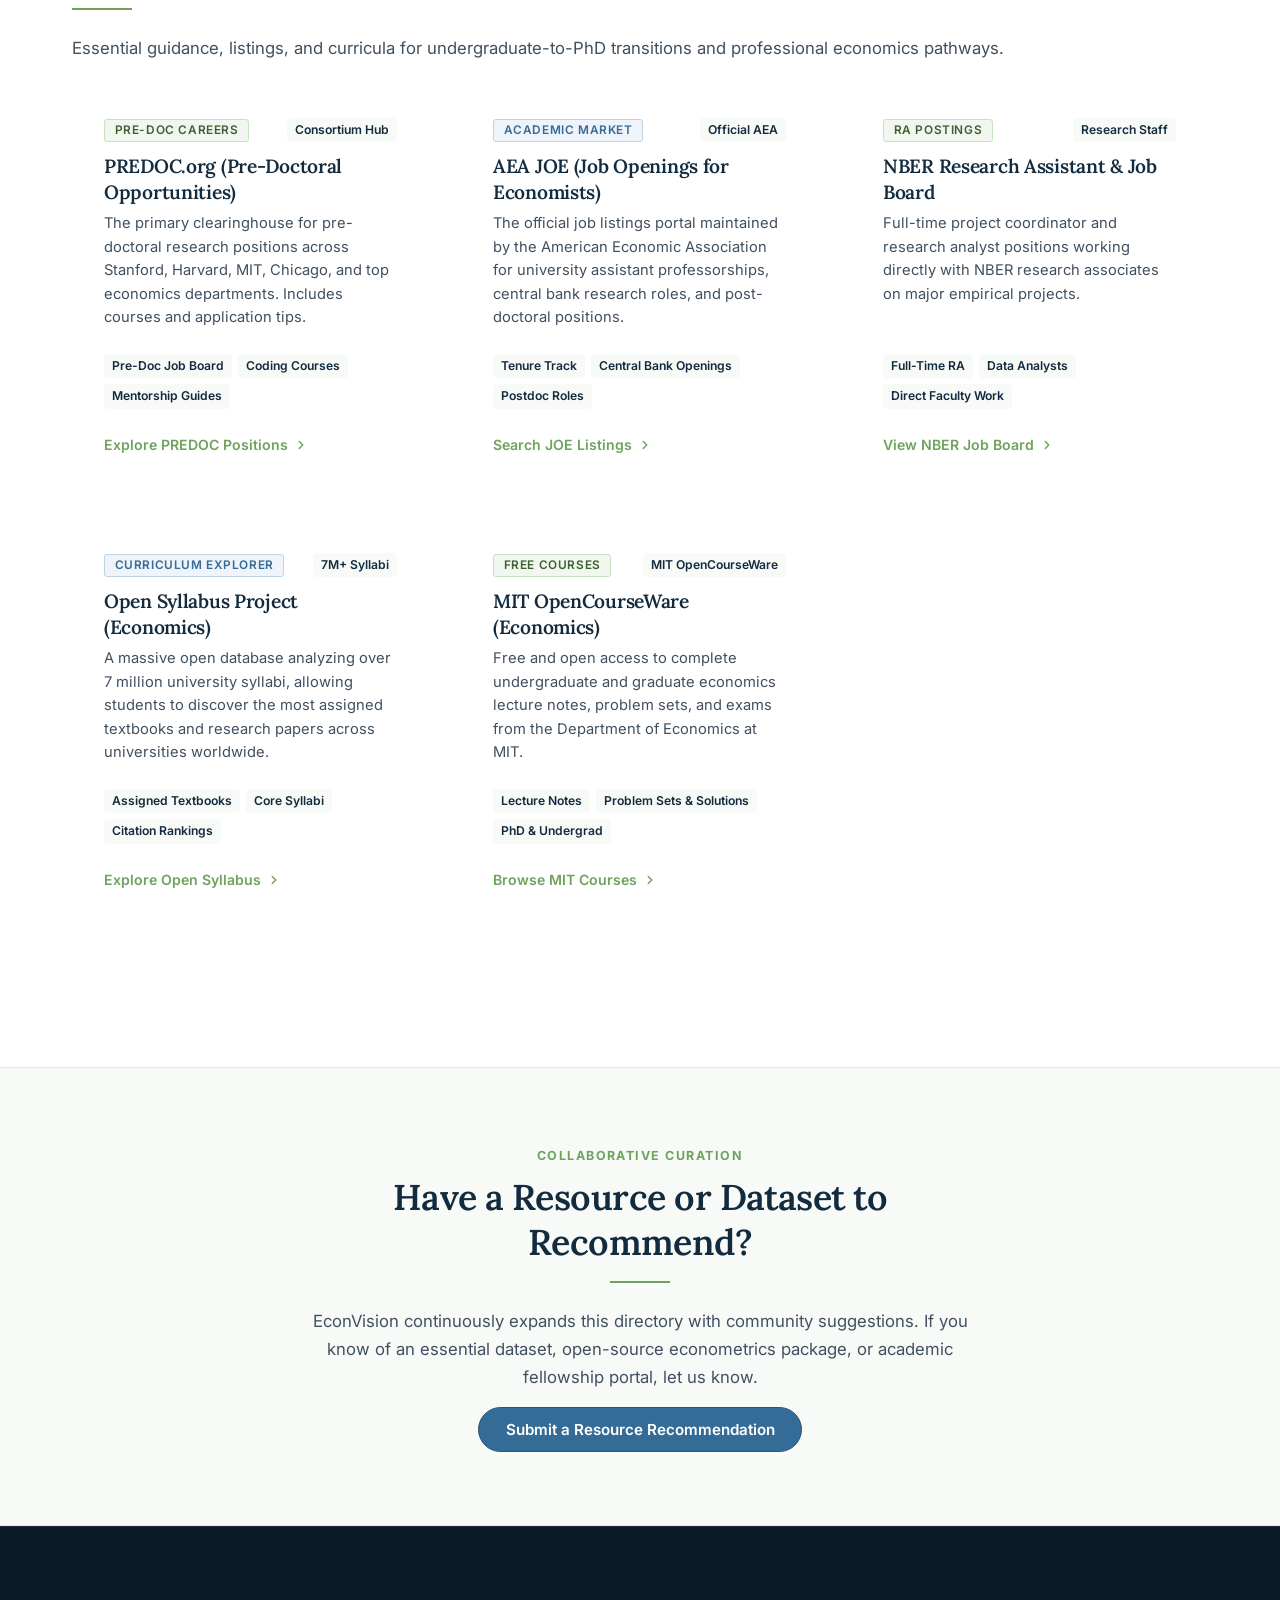
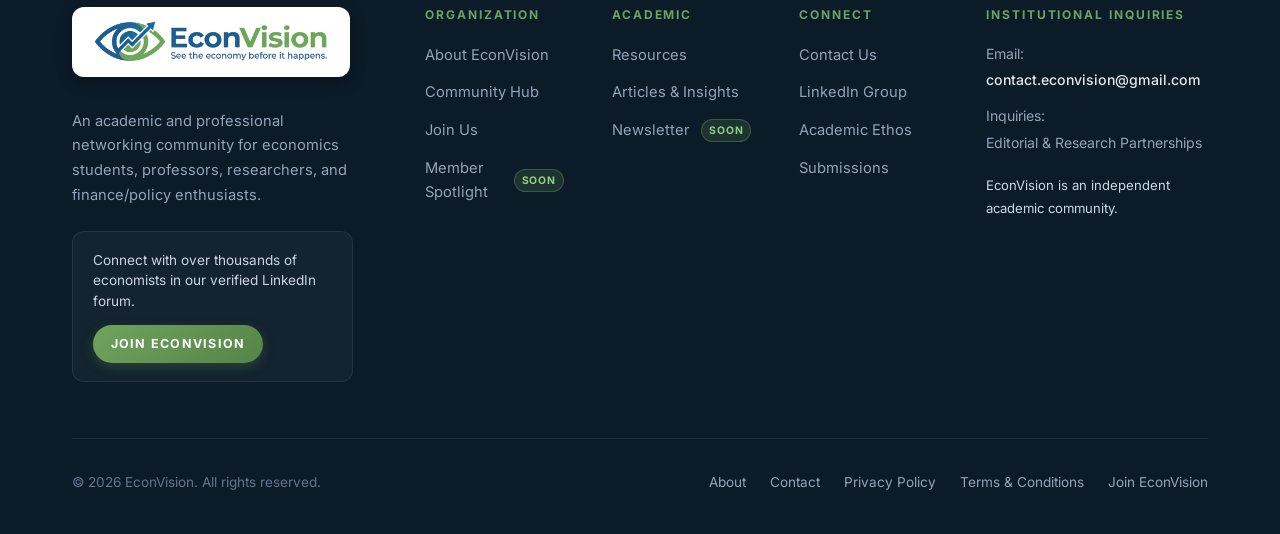
<file: resources.html>
<!DOCTYPE html>
<html lang="en">
<head>
  <meta charset="UTF-8">
  <meta name="viewport" content="width=device-width, initial-scale=1.0">
    <title>Academic Resources | EconVision Policy Network</title>
  <meta name="description" content="Access curated econometric code, empirical datasets, and graduate guides created for economics scholars, policy analysts, and quantitative researchers.">
  <meta name="keywords" content="economics scholars, policy analysts, researchers, professional network, economics community, econometrics, macroeconomics">
  <meta name="author" content="EconVision Community">
  <meta name="robots" content="index, follow">
  <link rel="canonical" href="https://econvision.vercel.app/resources.html">

  <!-- Open Graph / Facebook -->
  <meta property="og:type" content="website">
  <meta property="og:site_name" content="EconVision">
  <meta property="og:url" content="https://econvision.vercel.app/resources.html">
  <meta property="og:title" content="Academic Resources | EconVision Policy Network">
  <meta property="og:description" content="Access curated econometric code, empirical datasets, and graduate guides created for economics scholars, policy analysts, and quantitative researchers.">
  <meta property="og:image" content="https://econvision.vercel.app/assets/og-image.jpg">
  <meta property="og:image:width" content="1200">
  <meta property="og:image:height" content="630">
  <meta property="og:image:alt" content="EconVision - Economics & Policy Network">

  <!-- Twitter -->
  <meta name="twitter:card" content="summary_large_image">
  <meta name="twitter:url" content="https://econvision.vercel.app/resources.html">
  <meta name="twitter:title" content="Academic Resources | EconVision Policy Network">
  <meta name="twitter:description" content="Access curated econometric code, empirical datasets, and graduate guides created for economics scholars, policy analysts, and quantitative researchers.">
  <meta name="twitter:image" content="https://econvision.vercel.app/assets/og-image.jpg">
  <meta name="twitter:image:alt" content="EconVision - Economics & Policy Network">

  
  <!-- Favicon / Tab Icon -->
  <!-- Browser Tab Favicon -->
  <link rel="icon" type="image/jpeg" href="up.jpeg?v=20260822">
  <link rel="shortcut icon" type="image/jpeg" href="up.jpeg?v=20260822">
  <link rel="apple-touch-icon" href="up.jpeg?v=20260822">

  <link rel="stylesheet" href="css/main.css">
  <!-- Schema.org JSON-LD Structured Data -->
  <script type="application/ld+json">
{
  "@context": "https://schema.org",
  "@type": "CollectionPage",
  "name": "Academic Resources, Datasets & Econometrics Hub",
  "url": "https://econvision.vercel.app/resources.html",
  "description": "Verified academic databases, Google Scholar tools, FRED macroeconomic data, open causal econometrics textbooks, and graduate career portals.",
  "publisher": {
    "@type": "Organization",
    "name": "EconVision",
    "url": "https://econvision.vercel.app"
  }
}
  </script>
</head>
<body>
  <!-- Global Scroll Progress Indicator -->
  <div class="scroll-progress-bar" id="scrollProgressBar"></div>

  <div class="site-wrapper">
    <!-- Global Sticky Header -->
    <header class="site-header" id="mainHeader">
      <div class="header-container">
        <a href="index.html" class="brand-link" aria-label="EconVision - See the economy before it happens.">
          <img src="logo-original.png" alt="EconVision Logo - See the economy before it happens" class="brand-logo-img">
        </a>

        <!-- Desktop Navigation -->
        <nav class="main-nav" aria-label="Main Navigation">
          <ul class="nav-list">
            <li class="nav-item"><a href="index.html" class="nav-link">Home</a></li>
            <li class="nav-item"><a href="about.html" class="nav-link">About</a></li>
            <li class="nav-item"><a href="community.html" class="nav-link">Community</a></li>
            <li class="nav-item"><a href="resources.html" class="nav-link active">Resources</a></li>
            <li class="nav-item"><a href="articles.html" class="nav-link">Articles & Insights</a></li>
            <li class="nav-item"><a href="notifications.html" class="nav-link">Notices</a></li>
            <li class="nav-item"><a href="contact.html" class="nav-link">Contact</a></li>
          </ul>
        </nav>

        <!-- Header Actions -->
        <div class="header-actions">
          <a href="join.html" class="header-cta-btn">
            <span>Join EconVision</span>
          </a>
          <button type="button" class="mobile-menu-toggle" aria-label="Toggle aria-expanded="false">
            <svg viewBox="0 0 24 24" fill="none" stroke="currentColor" stroke-width="2" stroke-linecap="round" stroke-linejoin="round" aria-hidden="true">
              <line x1="3" y1="12" x2="21" y2="12"></line>
              <line x1="3" y1="6" x2="21" y2="6"></line>
              <line x1="3" y1="18" x2="21" y2="18"></line>
            </svg>
          </button>
        </div>
      </div>

      <!-- Mobile Navigation Drawer -->
      <div class="mobile-drawer" id="mobileDrawer">
        <ul class="mobile-nav-list">
          <li><a href="index.html" class="mobile-nav-link">Home</a></li>
          <li><a href="about.html" class="mobile-nav-link">About EconVision</a></li>
          <li><a href="community.html" class="mobile-nav-link">Community</a></li>
          <li><a href="resources.html" class="mobile-nav-link active">Resources</a></li>
          <li><a href="articles.html" class="mobile-nav-link">Articles & Insights</a></li>
          <li><a href="notifications.html" class="mobile-nav-link">Notices &amp; Announcements</a></li>
          <li><a href="contact.html" class="mobile-nav-link">Contact</a></li>
          <li><a href="spotlight.html" class="mobile-nav-link">Member Spotlight <span class="future-badge">Soon</span></a></li>
          <li><a href="newsletter.html" class="mobile-nav-link">Newsletter <span class="future-badge">Soon</span></a></li>
        </ul>
        <a href="join.html" class="btn btn-green mobile-drawer-cta">
          Join EconVision
        </a>
      </div>
    </header>

    <!-- Main Content Area -->
    <main class="site-main">
      <!-- Academic Page Header -->
      <section class="page-header">
        <div class="container">
          <ul class="breadcrumbs">
            <li><a href="index.html">Home</a></li>
            <li><span class="separator">/</span></li>
            <li><span>Resources</span></li>
          </ul>
          <div class="badge badge-green" style="margin-bottom: var(--space-xs);">Academic Repository</div>
          <h1 class="page-header-title">Economics Resources &amp; Research Hub</h1>
          <div class="hairline-green"></div>
          <p class="page-header-description lead">
            A comprehensive, curated directory of literature search engines, Google Scholar tools, open empirical datasets, causal econometrics libraries, and graduate school portals.
          </p>
        </div>
      </section>

      <!-- Resource Categories & Interactive Search -->
      <section class="section">
        <div class="container">
          
          <!-- Search & Filter Toolbar -->
          <div class="resource-toolbar reveal-on-scroll">
            <div class="resource-search-wrapper">
              <svg class="resource-search-icon" viewBox="0 0 24 24" fill="none" stroke="currentColor" stroke-width="2" stroke-linecap="round" stroke-linejoin="round" aria-hidden="true">
                <circle cx="11" cy="11" r="8"></circle>
                <line x1="21" y1="21" x2="16.65" y2="16.65"></line>
              </svg>
              <input type="text" id="resourceSearchInput" class="resource-search-input" placeholder="Search resources, datasets, Google Scholar, econometrics tools, or topics (e.g., FRED, Python, Pre-doc)..." aria-label="Search resources">
            </div>

            <div class="resource-category-pills">
              <button type="button" class="resource-pill-btn active" data-filter="all">All Resources (27)</button>
              <button type="button" class="resource-pill-btn" data-filter="literature">📚 Google &amp; Literature (6)</button>
              <button type="button" class="resource-pill-btn" data-filter="datasets">📊 Open Datasets (10)</button>
              <button type="button" class="resource-pill-btn" data-filter="econometrics">💻 Econometrics &amp; Code (6)</button>
              <button type="button" class="resource-pill-btn" data-filter="career">🎓 Grad School &amp; Careers (5)</button>
            </div>
          </div>

          <!-- Section 1: Literature Engines & Google Scholar -->
          <div class="resource-section-block" id="cat-literature" style="margin-bottom: var(--space-3xl);">
            <div class="reveal-on-scroll">
              <span class="section-eyebrow">Category 01</span>
              <h2>Literature Discovery &amp; Google Scholar</h2>
              <div class="hairline-green"></div>
              <p style="margin-bottom: var(--space-lg);">Essential bibliographic databases, working paper preprints, and citation indexes for economic research.</p>
            </div>

            <div class="resource-card-grid">
              <!-- 1. Google Scholar -->
              <div class="resource-item-card reveal-on-scroll" data-category="literature" data-keywords="google scholar search papers citations articles literature review pdf download">
                <div class="resource-item-header">
                  <span class="badge badge-green">Search Engine</span>
                  <span class="resource-tag resource-tag-google">Google Tool</span>
                </div>
                <h3 class="resource-item-title">
                  <a href="https://scholar.google.com" target="_blank" rel="noopener noreferrer">Google Scholar</a>
                </h3>
                <p class="resource-item-desc">
                  The primary search engine for academic articles, working papers, theses, books, and court opinions across all fields of economics and policy.
                </p>
                <div class="resource-tags-wrap">
                  <span class="resource-tag">Citations</span>
                  <span class="resource-tag">Full-Text PDF</span>
                  <span class="resource-tag">BibTeX Export</span>
                </div>
                <a href="https://scholar.google.com" target="_blank" rel="noopener noreferrer" class="resource-action-link">
                  <span>Explore Google Scholar</span>
                  <svg viewBox="0 0 24 24"><polyline points="9 18 15 12 9 6"></polyline></svg>
                </a>
              </div>

              <!-- 2. NBER Working Papers -->
              <div class="resource-item-card reveal-on-scroll" data-category="literature" data-keywords="nber national bureau economic research working papers preprints macro labor public finance">
                <div class="resource-item-header">
                  <span class="badge badge-navy">Preprint Archive</span>
                  <span class="resource-tag">Top Tier</span>
                </div>
                <h3 class="resource-item-title">
                  <a href="https://www.nber.org/papers" target="_blank" rel="noopener noreferrer">NBER Working Papers</a>
                </h3>
                <p class="resource-item-desc">
                  Pre-publication working papers from leading economists covering macroeconomic policy, labor dynamics, international trade, and asset pricing.
                </p>
                <div class="resource-tags-wrap">
                  <span class="resource-tag">Working Papers</span>
                  <span class="resource-tag">Applied Micro</span>
                  <span class="resource-tag">Macro Policy</span>
                </div>
                <a href="https://www.nber.org/papers" target="_blank" rel="noopener noreferrer" class="resource-action-link">
                  <span>Browse NBER Papers</span>
                  <svg viewBox="0 0 24 24"><polyline points="9 18 15 12 9 6"></polyline></svg>
                </a>
              </div>

              <!-- 3. RePEc & IDEAS -->
              <div class="resource-item-card reveal-on-scroll" data-category="literature" data-keywords="repec ideas open access bibliography papers journals rankings citations">
                <div class="resource-item-header">
                  <span class="badge badge-green">Open Bibliography</span>
                  <span class="resource-tag">Open Access</span>
                </div>
                <h3 class="resource-item-title">
                  <a href="https://ideas.repec.org" target="_blank" rel="noopener noreferrer">RePEc / IDEAS Database</a>
                </h3>
                <p class="resource-item-desc">
                  The world's largest open bibliographic repository with over 4.5 million economics research items, journal rankings, author profiles, and institutional listings.
                </p>
                <div class="resource-tags-wrap">
                  <span class="resource-tag">4.5M+ Papers</span>
                  <span class="resource-tag">Author Rankings</span>
                  <span class="resource-tag">Global Index</span>
                </div>
                <a href="https://ideas.repec.org" target="_blank" rel="noopener noreferrer" class="resource-action-link">
                  <span>Search RePEc IDEAS</span>
                  <svg viewBox="0 0 24 24"><polyline points="9 18 15 12 9 6"></polyline></svg>
                </a>
              </div>

              <!-- 4. CEPR Discussion Papers -->
              <div class="resource-item-card reveal-on-scroll" data-category="literature" data-keywords="cepr centre economic policy research europe discussion papers central banking">
                <div class="resource-item-header">
                  <span class="badge badge-navy">European Policy</span>
                  <span class="resource-tag">Policy Focus</span>
                </div>
                <h3 class="resource-item-title">
                  <a href="https://cepr.org/publications/discussion-papers" target="_blank" rel="noopener noreferrer">CEPR Discussion Papers</a>
                </h3>
                <p class="resource-item-desc">
                  Leading European research network papers addressing international macro, monetary unions, fiscal frameworks, and industrial organization.
                </p>
                <div class="resource-tags-wrap">
                  <span class="resource-tag">European Policy</span>
                  <span class="resource-tag">Monetary Policy</span>
                  <span class="resource-tag">Financial Stability</span>
                </div>
                <a href="https://cepr.org/publications/discussion-papers" target="_blank" rel="noopener noreferrer" class="resource-action-link">
                  <span>Visit CEPR Network</span>
                  <svg viewBox="0 0 24 24"><polyline points="9 18 15 12 9 6"></polyline></svg>
                </a>
              </div>

              <!-- 5. arXiv Economics -->
              <div class="resource-item-card reveal-on-scroll" data-category="literature" data-keywords="arxiv economics econometrics micro theory quantitative math preprints open access">
                <div class="resource-item-header">
                  <span class="badge badge-green">Open Preprints</span>
                  <span class="resource-tag">Cornell arXiv</span>
                </div>
                <h3 class="resource-item-title">
                  <a href="https://arxiv.org/archive/econ" target="_blank" rel="noopener noreferrer">arXiv Economics (econ)</a>
                </h3>
                <p class="resource-item-desc">
                  Pre-print repository covering Econometrics (econ.EM), General Economics (econ.GN), and Theoretical Economics (econ.TH) hosted by Cornell University.
                </p>
                <div class="resource-tags-wrap">
                  <span class="resource-tag">Econometric Theory</span>
                  <span class="resource-tag">Math Econ</span>
                  <span class="resource-tag">Fast Distribution</span>
                </div>
                <a href="https://arxiv.org/archive/econ" target="_blank" rel="noopener noreferrer" class="resource-action-link">
                  <span>Explore arXiv Econ</span>
                  <svg viewBox="0 0 24 24"><polyline points="9 18 15 12 9 6"></polyline></svg>
                </a>
              </div>

              <!-- 6. SSRN Economics Research Network -->
              <div class="resource-item-card reveal-on-scroll" data-category="literature" data-keywords="ssrn elsevier early research working papers finance applied economics">
                <div class="resource-item-header">
                  <span class="badge badge-navy">Research Network</span>
                  <span class="resource-tag">Pre-Prints</span>
                </div>
                <h3 class="resource-item-title">
                  <a href="https://www.ssrn.com/en/index.cfm/ern/" target="_blank" rel="noopener noreferrer">SSRN Economics (ERN)</a>
                </h3>
                <p class="resource-item-desc">
                  Extensive early-stage research repository facilitating collaboration between academics and practitioners across finance, econometrics, and policy.
                </p>
                <div class="resource-tags-wrap">
                  <span class="resource-tag">Early Papers</span>
                  <span class="resource-tag">Finance &amp; Banking</span>
                  <span class="resource-tag">Author Downloads</span>
                </div>
                <a href="https://www.ssrn.com/en/index.cfm/ern/" target="_blank" rel="noopener noreferrer" class="resource-action-link">
                  <span>Search SSRN ERN</span>
                  <svg viewBox="0 0 24 24"><polyline points="9 18 15 12 9 6"></polyline></svg>
                </a>
              </div>
            </div>
          </div>

          <!-- Section 2: Core Datasets & Google Dataset Search -->
          <div class="resource-section-block" id="cat-datasets" style="margin-bottom: var(--space-3xl);">
            <div class="reveal-on-scroll">
              <span class="section-eyebrow">Category 02</span>
              <h2>Global Datasets &amp; Google Dataset Search</h2>
              <div class="hairline-green"></div>
              <p style="margin-bottom: var(--space-lg);">Essential open-access empirical repositories for macroeconomic, micro-level survey, and international trade analysis.</p>
            </div>

            <div class="resource-card-grid">
              <!-- 7. Google Dataset Search -->
              <div class="resource-item-card reveal-on-scroll" data-category="datasets" data-keywords="google dataset search data repository find datasets machine learning census surveys">
                <div class="resource-item-header">
                  <span class="badge badge-green">Search Engine</span>
                  <span class="resource-tag resource-tag-google">Google Tool</span>
                </div>
                <h3 class="resource-item-title">
                  <a href="https://datasetsearch.research.google.com" target="_blank" rel="noopener noreferrer">Google Dataset Search</a>
                </h3>
                <p class="resource-item-desc">
                  Google's dedicated engine indexing tens of thousands of datasets across academic institutions, government portals, and international organizations.
                </p>
                <div class="resource-tags-wrap">
                  <span class="resource-tag">Universal Search</span>
                  <span class="resource-tag">Schema.org Data</span>
                  <span class="resource-tag">Multi-Format</span>
                </div>
                <a href="https://datasetsearch.research.google.com" target="_blank" rel="noopener noreferrer" class="resource-action-link">
                  <span>Open Google Dataset Search</span>
                  <svg viewBox="0 0 24 24"><polyline points="9 18 15 12 9 6"></polyline></svg>
                </a>
              </div>

              <!-- 8. FRED (St. Louis Fed) -->
              <div class="resource-item-card reveal-on-scroll" data-category="datasets" data-keywords="fred federal reserve st louis economic data time series inflation interest rates gdp api">
                <div class="resource-item-header">
                  <span class="badge badge-navy">Macro &amp; Rates</span>
                  <span class="resource-tag">820k+ Series</span>
                </div>
                <h3 class="resource-item-title">
                  <a href="https://fred.stlouisfed.org" target="_blank" rel="noopener noreferrer">FRED (Federal Reserve Economic Data)</a>
                </h3>
                <p class="resource-item-desc">
                  Over 820,000 international and US time series covering inflation, interest rates, employment, and industrial production with full API support in Python, R, and Stata.
                </p>
                <div class="resource-tags-wrap">
                  <span class="resource-tag">Macro Time Series</span>
                  <span class="resource-tag">API Integration</span>
                  <span class="resource-tag">Free Access</span>
                </div>
                <a href="https://fred.stlouisfed.org" target="_blank" rel="noopener noreferrer" class="resource-action-link">
                  <span>Access FRED Database</span>
                  <svg viewBox="0 0 24 24"><polyline points="9 18 15 12 9 6"></polyline></svg>
                </a>
              </div>

              <!-- 9. World Bank Open Data -->
              <div class="resource-item-card reveal-on-scroll" data-category="datasets" data-keywords="world bank development indicators poverty education health wdi cross country">
                <div class="resource-item-header">
                  <span class="badge badge-green">Development &amp; Poverty</span>
                  <span class="resource-tag">Global Coverage</span>
                </div>
                <h3 class="resource-item-title">
                  <a href="https://data.worldbank.org" target="_blank" rel="noopener noreferrer">World Bank Open Data</a>
                </h3>
                <p class="resource-item-desc">
                  World Development Indicators (WDI), poverty headcount, education indices, climate statistics, and global financial governance panel data for over 200 countries.
                </p>
                <div class="resource-tags-wrap">
                  <span class="resource-tag">WDI Metrics</span>
                  <span class="resource-tag">Country Panels</span>
                  <span class="resource-tag">R / Python APIs</span>
                </div>
                <a href="https://data.worldbank.org" target="_blank" rel="noopener noreferrer" class="resource-action-link">
                  <span>Visit World Bank Data</span>
                  <svg viewBox="0 0 24 24"><polyline points="9 18 15 12 9 6"></polyline></svg>
                </a>
              </div>

              <!-- 10. IMF Data Portal -->
              <div class="resource-item-card reveal-on-scroll" data-category="datasets" data-keywords="imf international monetary fund weo balance of payments exchange rates inflation fiscal">
                <div class="resource-item-header">
                  <span class="badge badge-navy">Monetary &amp; Fiscal</span>
                  <span class="resource-tag">Global Finance</span>
                </div>
                <h3 class="resource-item-title">
                  <a href="https://www.imf.org/en/Data" target="_blank" rel="noopener noreferrer">IMF Data Portal &amp; WEO</a>
                </h3>
                <p class="resource-item-desc">
                  World Economic Outlook forecasts, International Financial Statistics (IFS), balance of payments, government finance statistics, and exchange rate indices.
                </p>
                <div class="resource-tags-wrap">
                  <span class="resource-tag">WEO Projections</span>
                  <span class="resource-tag">Financial Stats</span>
                  <span class="resource-tag">Fiscal Monitor</span>
                </div>
                <a href="https://www.imf.org/en/Data" target="_blank" rel="noopener noreferrer" class="resource-action-link">
                  <span>Explore IMF Data</span>
                  <svg viewBox="0 0 24 24"><polyline points="9 18 15 12 9 6"></polyline></svg>
                </a>
              </div>

              <!-- 11. OECD Data Explorer -->
              <div class="resource-item-card reveal-on-scroll" data-category="datasets" data-keywords="oecd labor markets tax wages pensions productivity education cross country">
                <div class="resource-item-header">
                  <span class="badge badge-green">Labor &amp; Taxation</span>
                  <span class="resource-tag">Cross-Country</span>
                </div>
                <h3 class="resource-item-title">
                  <a href="https://data.oecd.org" target="_blank" rel="noopener noreferrer">OECD Data Explorer</a>
                </h3>
                <p class="resource-item-desc">
                  Detailed cross-country comparisons on labor markets, tax wedges, healthcare expenditure, education attainment (PISA), and structural indicators.
                </p>
                <div class="resource-tags-wrap">
                  <span class="resource-tag">Labor Statistics</span>
                  <span class="resource-tag">Tax Policy</span>
                  <span class="resource-tag">PISA Benchmarks</span>
                </div>
                <a href="https://data.oecd.org" target="_blank" rel="noopener noreferrer" class="resource-action-link">
                  <span>Browse OECD Data</span>
                  <svg viewBox="0 0 24 24"><polyline points="9 18 15 12 9 6"></polyline></svg>
                </a>
              </div>

              <!-- 12. Penn World Table -->
              <div class="resource-item-card reveal-on-scroll" data-category="datasets" data-keywords="pwt penn world table groningen real gdp capital stock tfp productivity purchasing power parity">
                <div class="resource-item-header">
                  <span class="badge badge-navy">Growth &amp; TFP</span>
                  <span class="resource-tag">PWT 10.01</span>
                </div>
                <h3 class="resource-item-title">
                  <a href="https://www.rug.nl/ggdc/productivity/pwt/" target="_blank" rel="noopener noreferrer">Penn World Table (PWT)</a>
                </h3>
                <p class="resource-item-desc">
                  The gold standard for cross-country long-run growth regressions, purchasing power parity (PPP), total factor productivity (TFP), and capital stock estimation.
                </p>
                <div class="resource-tags-wrap">
                  <span class="resource-tag">Real GDP / PPP</span>
                  <span class="resource-tag">TFP Estimates</span>
                  <span class="resource-tag">Capital Stocks</span>
                </div>
                <a href="https://www.rug.nl/ggdc/productivity/pwt/" target="_blank" rel="noopener noreferrer" class="resource-action-link">
                  <span>Download PWT Data</span>
                  <svg viewBox="0 0 24 24"><polyline points="9 18 15 12 9 6"></polyline></svg>
                </a>
              </div>

              <!-- 13. UN Comtrade -->
              <div class="resource-item-card reveal-on-scroll" data-category="datasets" data-keywords="un comtrade international trade exports imports tariffs bilateral trade matrices">
                <div class="resource-item-header">
                  <span class="badge badge-green">International Trade</span>
                  <span class="resource-tag">Trade Flows</span>
                </div>
                <h3 class="resource-item-title">
                  <a href="https://comtradeplus.un.org" target="_blank" rel="noopener noreferrer">UN Comtrade Database</a>
                </h3>
                <p class="resource-item-desc">
                  Comprehensive bilateral trade data covering annual and monthly import/export flows categorized by HS and SITC codes across 200+ economies.
                </p>
                <div class="resource-tags-wrap">
                  <span class="resource-tag">Bilateral Trade</span>
                  <span class="resource-tag">HS / SITC Codes</span>
                  <span class="resource-tag">Gravity Models</span>
                </div>
                <a href="https://comtradeplus.un.org" target="_blank" rel="noopener noreferrer" class="resource-action-link">
                  <span>Search UN Comtrade</span>
                  <svg viewBox="0 0 24 24"><polyline points="9 18 15 12 9 6"></polyline></svg>
                </a>
              </div>

              <!-- 14. Our World in Data -->
              <div class="resource-item-card reveal-on-scroll" data-category="datasets" data-keywords="our world in data oxford poverty climate energy demographics health visual charts open data">
                <div class="resource-item-header">
                  <span class="badge badge-navy">Global Trends</span>
                  <span class="resource-tag">Open Data</span>
                </div>
                <h3 class="resource-item-title">
                  <a href="https://ourworldindata.org" target="_blank" rel="noopener noreferrer">Our World in Data (Oxford)</a>
                </h3>
                <p class="resource-item-desc">
                  Interactive charts and open CSV/API data investigating poverty, energy transitions, demographic shifts, health outcomes, and environmental economics.
                </p>
                <div class="resource-tags-wrap">
                  <span class="resource-tag">Interactive Charts</span>
                  <span class="resource-tag">Clean CSVs</span>
                  <span class="resource-tag">Oxford University</span>
                </div>
                <a href="https://ourworldindata.org" target="_blank" rel="noopener noreferrer" class="resource-action-link">
                  <span>Explore Our World in Data</span>
                  <svg viewBox="0 0 24 24"><polyline points="9 18 15 12 9 6"></polyline></svg>
                </a>
              </div>

              <!-- 15. IPUMS International & USA -->
              <div class="resource-item-card reveal-on-scroll" data-category="datasets" data-keywords="ipums census microdata surveys minnesota population labor household micro data">
                <div class="resource-item-header">
                  <span class="badge badge-green">Census Microdata</span>
                  <span class="resource-tag">Micro Econometrics</span>
                </div>
                <h3 class="resource-item-title">
                  <a href="https://www.ipums.org" target="_blank" rel="noopener noreferrer">IPUMS Microdata Hub</a>
                </h3>
                <p class="resource-item-desc">
                  Harmonized individual- and household-level census and survey microdata from over 100 countries, indispensable for labor and demographic economics.
                </p>
                <div class="resource-tags-wrap">
                  <span class="resource-tag">Individual Records</span>
                  <span class="resource-tag">CPS &amp; ACS Surveys</span>
                  <span class="resource-tag">Harmonized Panels</span>
                </div>
                <a href="https://www.ipums.org" target="_blank" rel="noopener noreferrer" class="resource-action-link">
                  <span>Access IPUMS Microdata</span>
                  <svg viewBox="0 0 24 24"><polyline points="9 18 15 12 9 6"></polyline></svg>
                </a>
              </div>

              <!-- 16. Opportunity Insights (Raj Chetty Lab) -->
              <div class="resource-item-card reveal-on-scroll" data-category="datasets" data-keywords="opportunity insights raj chetty harvard mobility inequality neighborhoods public data">
                <div class="resource-item-header">
                  <span class="badge badge-navy">Economic Mobility</span>
                  <span class="resource-tag">Harvard Lab</span>
                </div>
                <h3 class="resource-item-title">
                  <a href="https://opportunityinsights.org/data/" target="_blank" rel="noopener noreferrer">Opportunity Insights Data</a>
                </h3>
                <p class="resource-item-desc">
                  Publicly released anonymized datasets on upward income mobility, neighborhood effects, college admissions, and local economic resilience.
                </p>
                <div class="resource-tags-wrap">
                  <span class="resource-tag">Mobility Atlas</span>
                  <span class="resource-tag">Tract-Level Data</span>
                  <span class="resource-tag">Policy Evidence</span>
                </div>
                <a href="https://opportunityinsights.org/data/" target="_blank" rel="noopener noreferrer" class="resource-action-link">
                  <span>Get Mobility Datasets</span>
                  <svg viewBox="0 0 24 24"><polyline points="9 18 15 12 9 6"></polyline></svg>
                </a>
              </div>
            </div>
          </div>

          <!-- Section 3: Econometrics & Computational Tools -->
          <div class="resource-section-block" id="cat-econometrics" style="margin-bottom: var(--space-3xl);">
            <div class="reveal-on-scroll">
              <span class="section-eyebrow">Category 03</span>
              <h2>Econometrics, Code &amp; Free Textbooks</h2>
              <div class="hairline-green"></div>
              <p style="margin-bottom: var(--space-lg);">State-of-the-art causal inference guides, open textbooks, and computational toolkits in R, Stata, and Python.</p>
            </div>

            <div class="resource-card-grid">
              <!-- 17. Causal Inference: The Mixtape -->
              <div class="resource-item-card reveal-on-scroll" data-category="econometrics" data-keywords="causal inference mixtape scott cunningham open textbook did iv synthetic control r stata python">
                <div class="resource-item-header">
                  <span class="badge badge-green">Open Textbook</span>
                  <span class="resource-tag">Free Online</span>
                </div>
                <h3 class="resource-item-title">
                  <a href="https://mixtape.scunning.com" target="_blank" rel="noopener noreferrer">Causal Inference: The Mixtape</a>
                </h3>
                <p class="resource-item-desc">
                  Scott Cunningham's renowned open textbook covering DAGs, matching, instrument variables, panel fixed effects, DiD, and synthetic control with complete R, Stata, and Python code.
                </p>
                <div class="resource-tags-wrap">
                  <span class="resource-tag">DAGs &amp; Matching</span>
                  <span class="resource-tag">Synthetic Control</span>
                  <span class="resource-tag">R / Stata / Python</span>
                </div>
                <a href="https://mixtape.scunning.com" target="_blank" rel="noopener noreferrer" class="resource-action-link">
                  <span>Read The Mixtape Free</span>
                  <svg viewBox="0 0 24 24"><polyline points="9 18 15 12 9 6"></polyline></svg>
                </a>
              </div>

              <!-- 18. The Effect (Nick Huntington-Klein) -->
              <div class="resource-item-card reveal-on-scroll" data-category="econometrics" data-keywords="the effect nick huntington klein research design causality regression discontinuity open book">
                <div class="resource-item-header">
                  <span class="badge badge-navy">Research Design</span>
                  <span class="resource-tag">Free Online</span>
                </div>
                <h3 class="resource-item-title">
                  <a href="https://theeffectbook.net" target="_blank" rel="noopener noreferrer">The Effect: Research Design &amp; Causality</a>
                </h3>
                <p class="resource-item-desc">
                  Nick Huntington-Klein's intuitive guide on identifying causal effects, regression discontinuity, identification strategies, and practical empirical design for social scientists.
                </p>
                <div class="resource-tags-wrap">
                  <span class="resource-tag">Identification</span>
                  <span class="resource-tag">RDD &amp; Event Studies</span>
                  <span class="resource-tag">Intuitive Math</span>
                </div>
                <a href="https://theeffectbook.net" target="_blank" rel="noopener noreferrer" class="resource-action-link">
                  <span>Read The Effect Book</span>
                  <svg viewBox="0 0 24 24"><polyline points="9 18 15 12 9 6"></polyline></svg>
                </a>
              </div>

              <!-- 19. QuantEcon (Sargent & Stachurski) -->
              <div class="resource-item-card reveal-on-scroll" data-category="econometrics" data-keywords="quantecon thomas sargent john stachurski python julia dynamic programming computational macro">
                <div class="resource-item-header">
                  <span class="badge badge-green">Computational Econ</span>
                  <span class="resource-tag">Python &amp; Julia</span>
                </div>
                <h3 class="resource-item-title">
                  <a href="https://quantecon.org" target="_blank" rel="noopener noreferrer">QuantEcon (Sargent &amp; Stachurski)</a>
                </h3>
                <p class="resource-item-desc">
                  Open-source computational economics courses founded by Nobel Laureate Thomas Sargent. Covers dynamic programming, Markov chains, and macroeconomic modeling in Python and Julia.
                </p>
                <div class="resource-tags-wrap">
                  <span class="resource-tag">Dynamic Programming</span>
                  <span class="resource-tag">Python Lectures</span>
                  <span class="resource-tag">Macro Modeling</span>
                </div>
                <a href="https://quantecon.org" target="_blank" rel="noopener noreferrer" class="resource-action-link">
                  <span>Visit QuantEcon Platform</span>
                  <svg viewBox="0 0 24 24"><polyline points="9 18 15 12 9 6"></polyline></svg>
                </a>
              </div>

              <!-- 20. fixest & did R Packages -->
              <div class="resource-item-card reveal-on-scroll" data-category="econometrics" data-keywords="fixest did r package callaway santanna staggered difference in differences fixed effects">
                <div class="resource-item-header">
                  <span class="badge badge-navy">R Package</span>
                  <span class="resource-tag">High Speed</span>
                </div>
                <h3 class="resource-item-title">
                  <a href="https://lrberge.github.io/fixest/" target="_blank" rel="noopener noreferrer">fixest &amp; did (R Packages)</a>
                </h3>
                <p class="resource-item-desc">
                  High-speed multi-way fixed effects estimation (`feols`) and Callaway-Sant'Anna staggered difference-in-differences estimators addressing dynamic treatment effect heterogeneity.
                </p>
                <div class="resource-tags-wrap">
                  <span class="resource-tag">Staggered DiD</span>
                  <span class="resource-tag">Fast Multiway FE</span>
                  <span class="resource-tag">CRAN Certified</span>
                </div>
                <a href="https://lrberge.github.io/fixest/" target="_blank" rel="noopener noreferrer" class="resource-action-link">
                  <span>View fixest Documentation</span>
                  <svg viewBox="0 0 24 24"><polyline points="9 18 15 12 9 6"></polyline></svg>
                </a>
              </div>

              <!-- 21. Dynare DSGE Modeling Platform -->
              <div class="resource-item-card reveal-on-scroll" data-category="econometrics" data-keywords="dynare dsge matlab octave macro modeling central banks bayesian estimation">
                <div class="resource-item-header">
                  <span class="badge badge-green">Macro Modeling</span>
                  <span class="resource-tag">DSGE Platform</span>
                </div>
                <h3 class="resource-item-title">
                  <a href="https://www.dynare.org" target="_blank" rel="noopener noreferrer">Dynare DSGE Software</a>
                </h3>
                <p class="resource-item-desc">
                  Standard software platform used by central banks and academic macroeconomists to solve, simulate, and estimate Dynamic Stochastic General Equilibrium (DSGE) models.
                </p>
                <div class="resource-tags-wrap">
                  <span class="resource-tag">MATLAB / Octave</span>
                  <span class="resource-tag">Bayesian Estimation</span>
                  <span class="resource-tag">Policy Simulation</span>
                </div>
                <a href="https://www.dynare.org" target="_blank" rel="noopener noreferrer" class="resource-action-link">
                  <span>Download Dynare Suite</span>
                  <svg viewBox="0 0 24 24"><polyline points="9 18 15 12 9 6"></polyline></svg>
                </a>
              </div>

              <!-- 22. AEA OpenICPSR Data & Code -->
              <div class="resource-item-card reveal-on-scroll" data-category="econometrics" data-keywords="openicpsr aea american economic association replication data code scripts journals">
                <div class="resource-item-header">
                  <span class="badge badge-navy">Replication</span>
                  <span class="resource-tag">AEA Archive</span>
                </div>
                <h3 class="resource-item-title">
                  <a href="https://www.openicpsr.org/openicpsr/project/112701/version/V1/view" target="_blank" rel="noopener noreferrer">AEA Replication Repository</a>
                </h3>
                <p class="resource-item-desc">
                  Official repository hosting code and raw datasets for empirical papers published in the *American Economic Review* (AER) and AEA journals for transparent scientific replication.
                </p>
                <div class="resource-tags-wrap">
                  <span class="resource-tag">AER Replication</span>
                  <span class="resource-tag">Stata / R / Python</span>
                  <span class="resource-tag">Best Practices</span>
                </div>
                <a href="https://www.openicpsr.org/openicpsr/project/112701/version/V1/view" target="_blank" rel="noopener noreferrer" class="resource-action-link">
                  <span>Browse Replication Files</span>
                  <svg viewBox="0 0 24 24"><polyline points="9 18 15 12 9 6"></polyline></svg>
                </a>
              </div>
            </div>
          </div>

          <!-- Section 4: Graduate School & Career Portals -->
          <div class="resource-section-block" id="cat-career" style="margin-bottom: var(--space-3xl);">
            <div class="reveal-on-scroll">
              <span class="section-eyebrow">Category 04</span>
              <h2>Graduate School, Pre-Doc &amp; Career Portals</h2>
              <div class="hairline-green"></div>
              <p style="margin-bottom: var(--space-lg);">Essential guidance, listings, and curricula for undergraduate-to-PhD transitions and professional economics pathways.</p>
            </div>

            <div class="resource-card-grid">
              <!-- 23. PREDOC.org -->
              <div class="resource-item-card reveal-on-scroll" data-category="career" data-keywords="predoc pre doctoral research assistant ra jobs fellowship graduate school admissions">
                <div class="resource-item-header">
                  <span class="badge badge-green">Pre-Doc Careers</span>
                  <span class="resource-tag">Consortium Hub</span>
                </div>
                <h3 class="resource-item-title">
                  <a href="https://predoc.org" target="_blank" rel="noopener noreferrer">PREDOC.org (Pre-Doctoral Opportunities)</a>
                </h3>
                <p class="resource-item-desc">
                  The primary clearinghouse for pre-doctoral research positions across Stanford, Harvard, MIT, Chicago, and top economics departments. Includes courses and application tips.
                </p>
                <div class="resource-tags-wrap">
                  <span class="resource-tag">Pre-Doc Job Board</span>
                  <span class="resource-tag">Coding Courses</span>
                  <span class="resource-tag">Mentorship Guides</span>
                </div>
                <a href="https://predoc.org" target="_blank" rel="noopener noreferrer" class="resource-action-link">
                  <span>Explore PREDOC Positions</span>
                  <svg viewBox="0 0 24 24"><polyline points="9 18 15 12 9 6"></polyline></svg>
                </a>
              </div>

              <!-- 24. AEA JOE -->
              <div class="resource-item-card reveal-on-scroll" data-category="career" data-keywords="joe job openings economists aea academic market faculty postdoc think tank consulting">
                <div class="resource-item-header">
                  <span class="badge badge-navy">Academic Market</span>
                  <span class="resource-tag">Official AEA</span>
                </div>
                <h3 class="resource-item-title">
                  <a href="https://www.aeaweb.org/joe/" target="_blank" rel="noopener noreferrer">AEA JOE (Job Openings for Economists)</a>
                </h3>
                <p class="resource-item-desc">
                  The official job listings portal maintained by the American Economic Association for university assistant professorships, central bank research roles, and post-doctoral positions.
                </p>
                <div class="resource-tags-wrap">
                  <span class="resource-tag">Tenure Track</span>
                  <span class="resource-tag">Central Bank Openings</span>
                  <span class="resource-tag">Postdoc Roles</span>
                </div>
                <a href="https://www.aeaweb.org/joe/" target="_blank" rel="noopener noreferrer" class="resource-action-link">
                  <span>Search JOE Listings</span>
                  <svg viewBox="0 0 24 24"><polyline points="9 18 15 12 9 6"></polyline></svg>
                </a>
              </div>

              <!-- 25. NBER RA Opportunities -->
              <div class="resource-item-card reveal-on-scroll" data-category="career" data-keywords="nber research assistant jobs analyst positions economics careers pre doc">
                <div class="resource-item-header">
                  <span class="badge badge-green">RA Postings</span>
                  <span class="resource-tag">Research Staff</span>
                </div>
                <h3 class="resource-item-title">
                  <a href="https://www.nber.org/jobs" target="_blank" rel="noopener noreferrer">NBER Research Assistant &amp; Job Board</a>
                </h3>
                <p class="resource-item-desc">
                  Full-time project coordinator and research analyst positions working directly with NBER research associates on major empirical projects.
                </p>
                <div class="resource-tags-wrap">
                  <span class="resource-tag">Full-Time RA</span>
                  <span class="resource-tag">Data Analysts</span>
                  <span class="resource-tag">Direct Faculty Work</span>
                </div>
                <a href="https://www.nber.org/jobs" target="_blank" rel="noopener noreferrer" class="resource-action-link">
                  <span>View NBER Job Board</span>
                  <svg viewBox="0 0 24 24"><polyline points="9 18 15 12 9 6"></polyline></svg>
                </a>
              </div>

              <!-- 26. Open Syllabus Project -->
              <div class="resource-item-card reveal-on-scroll" data-category="career" data-keywords="open syllabus reading lists economics textbooks curriculum syllabi course outlines">
                <div class="resource-item-header">
                  <span class="badge badge-navy">Curriculum Explorer</span>
                  <span class="resource-tag">7M+ Syllabi</span>
                </div>
                <h3 class="resource-item-title">
                  <a href="https://opensyllabus.org" target="_blank" rel="noopener noreferrer">Open Syllabus Project (Economics)</a>
                </h3>
                <p class="resource-item-desc">
                  A massive open database analyzing over 7 million university syllabi, allowing students to discover the most assigned textbooks and research papers across universities worldwide.
                </p>
                <div class="resource-tags-wrap">
                  <span class="resource-tag">Assigned Textbooks</span>
                  <span class="resource-tag">Core Syllabi</span>
                  <span class="resource-tag">Citation Rankings</span>
                </div>
                <a href="https://opensyllabus.org" target="_blank" rel="noopener noreferrer" class="resource-action-link">
                  <span>Explore Open Syllabus</span>
                  <svg viewBox="0 0 24 24"><polyline points="9 18 15 12 9 6"></polyline></svg>
                </a>
              </div>

              <!-- 27. MIT OpenCourseWare Economics -->
              <div class="resource-item-card reveal-on-scroll" data-category="career" data-keywords="mit ocw open courseware lecture notes micro macro econometrics math econ free lectures">
                <div class="resource-item-header">
                  <span class="badge badge-green">Free Courses</span>
                  <span class="resource-tag">MIT OpenCourseWare</span>
                </div>
                <h3 class="resource-item-title">
                  <a href="https://ocw.mit.edu/courses/economics/" target="_blank" rel="noopener noreferrer">MIT OpenCourseWare (Economics)</a>
                </h3>
                <p class="resource-item-desc">
                  Free and open access to complete undergraduate and graduate economics lecture notes, problem sets, and exams from the Department of Economics at MIT.
                </p>
                <div class="resource-tags-wrap">
                  <span class="resource-tag">Lecture Notes</span>
                  <span class="resource-tag">Problem Sets &amp; Solutions</span>
                  <span class="resource-tag">PhD &amp; Undergrad</span>
                </div>
                <a href="https://ocw.mit.edu/courses/economics/" target="_blank" rel="noopener noreferrer" class="resource-action-link">
                  <span>Browse MIT Courses</span>
                  <svg viewBox="0 0 24 24"><polyline points="9 18 15 12 9 6"></polyline></svg>
                </a>
              </div>
            </div>
          </div>

        </div>
      </section>

      <!-- Submit Resource Banner -->
      <section class="section section-alt">
        <div class="container container-reading text-center reveal-on-scroll">
          <span class="section-eyebrow">Collaborative Curation</span>
          <h2>Have a Resource or Dataset to Recommend?</h2>
          <div class="hairline-green center"></div>
          <p>
            EconVision continuously expands this directory with community suggestions. If you know of an essential dataset, open-source econometrics package, or academic fellowship portal, let us know.
          </p>
          <a href="contact.html" class="btn btn-navy">Submit a Resource Recommendation</a>
        </div>
      </section>
    </main>

    <!-- Global Academic Footer -->
    <footer class="site-footer">
      <div class="container">
        <div class="footer-top-grid">
          <div class="footer-brand-col">
            <a href="index.html" class="footer-brand-link" aria-label="EconVision Home">
              <div class="footer-brand-logo-wrap">
                <img src="logo-original.png" alt="EconVision Logo - See the economy before it happens" class="footer-brand-logo-img">
              </div>
            </a>
            <p class="footer-description">
              An academic and professional networking community for economics students, professors, researchers, and finance/policy enthusiasts.
            </p>
            <div class="footer-linkedin-card">
              <p>Connect with over thousands of economists in our verified LinkedIn forum.</p>
              <a href="join.html" class="footer-linkedin-btn">
                <span>Join EconVision</span>
              </a>
            </div>
          </div>

          <div>
            <h4 class="footer-heading">Organization</h4>
            <ul class="footer-nav-list">
              <li><a href="about.html" class="footer-nav-link">About EconVision</a></li>
              <li><a href="community.html" class="footer-nav-link">Community Hub</a></li>
              <li><a href="join.html" class="footer-nav-link">Join Us</a></li>
              <li><a href="spotlight.html" class="footer-nav-link">Member Spotlight <span class="future-badge">Soon</span></a></li>
            </ul>
          </div>

          <div>
            <h4 class="footer-heading">Academic</h4>
            <ul class="footer-nav-list">
              <li><a href="resources.html" class="footer-nav-link">Resources</a></li>
              <li><a href="articles.html" class="footer-nav-link">Articles & Insights</a></li>
              <li><a href="newsletter.html" class="footer-nav-link">Newsletter <span class="future-badge">Soon</span></a></li>
            </ul>
          </div>

          <div>
            <h4 class="footer-heading">Connect</h4>
            <ul class="footer-nav-list">
              <li><a href="contact.html" class="footer-nav-link">Contact Us</a></li>
              <li><a href="join.html" class="footer-nav-link">LinkedIn Group</a></li>
              <li><a href="about.html#governance" class="footer-nav-link">Academic Ethos</a></li>
              <li><a href="articles.html#submissions" class="footer-nav-link">Submissions</a></li>
            </ul>
          </div>

          <div>
            <h4 class="footer-heading">Institutional Inquiries</h4>
            <div class="footer-contact-info">
              <div class="footer-contact-item">
                <span>Email:</span>
                <a href="https://mail.google.com/mail/?view=cm&fs=1&to=contact.econvision@gmail.com" target="_blank" rel="noopener noreferrer">contact.econvision@gmail.com</a>
              </div>
              <div class="footer-contact-item">
                <span>Inquiries:</span>
                <span>Editorial & Research Partnerships</span>
              </div>
            </div>
            <p style="font-size: 0.82rem; color: var(--color-text-inverse-muted); margin: 0;">
              EconVision is an independent academic community.
            </p>
          </div>
        </div>

        <div class="footer-bottom">
          <div>
            &copy; 2026 EconVision. All rights reserved.
          </div>
          <div class="footer-bottom-links">
            <a href="about.html">About</a>
            <a href="contact.html">Contact</a>
            <a href="privacy.html">Privacy Policy</a>
            <a href="terms.html">Terms &amp; Conditions</a>
            <a href="join.html">Join EconVision</a>
          </div>
        </div>
      </div>
    </footer>
  </div>

  <!-- Back to Top Floating Button -->
  <button type="button" class="btn-back-to-top" id="btnBackToTop" aria-label="Scroll back to top">
    <svg viewBox="0 0 24 24" width="20" height="20" aria-hidden="true">
      <polyline points="18 15 12 9 6 15"></polyline>
    </svg>
  </button>



  <script src="js/main.js"></script>
</body>
</html>
</file>
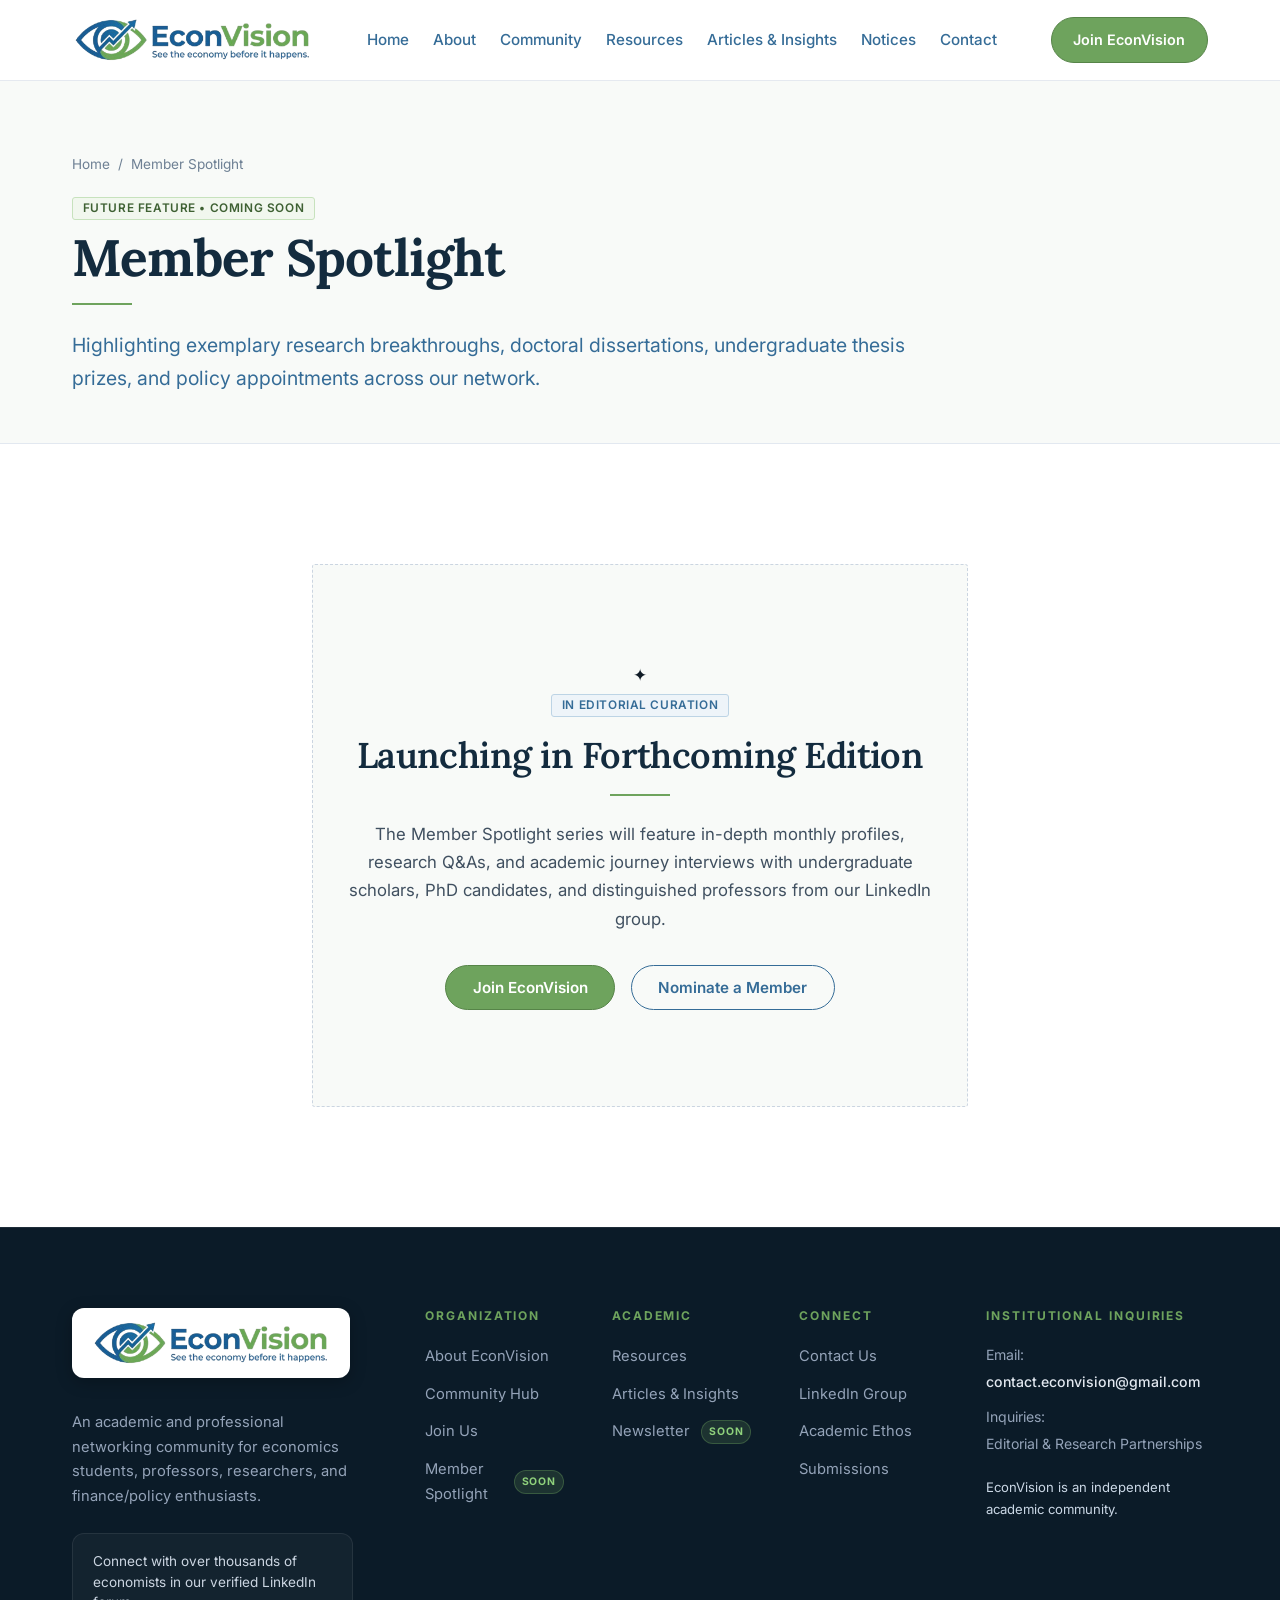
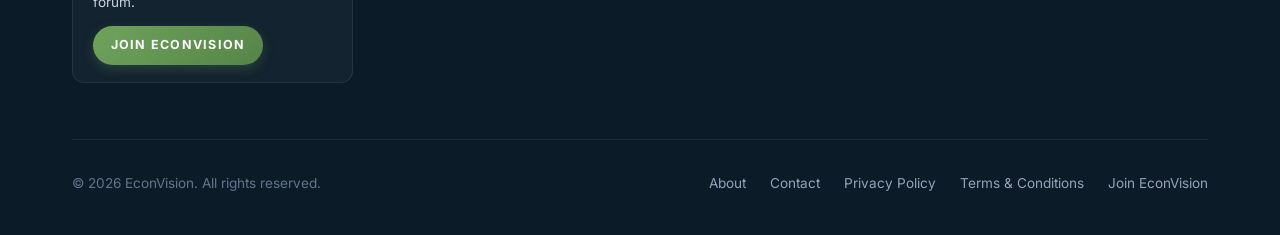
<file: spotlight.html>
<!DOCTYPE html>
<html lang="en">
<head>
  <meta charset="UTF-8">
  <meta name="viewport" content="width=device-width, initial-scale=1.0">
    <title>Member Spotlight | EconVision Economics Network</title>
  <meta name="description" content="Discover academic breakthroughs, doctoral research, and policy contributions from distinguished economics scholars and researchers in the EconVision network.">
  <meta name="keywords" content="economics scholars, policy analysts, researchers, professional network, economics community, econometrics, macroeconomics">
  <meta name="author" content="EconVision Community">
  <meta name="robots" content="index, follow">
  <link rel="canonical" href="https://econvision.vercel.app/spotlight.html">

  <!-- Open Graph / Facebook -->
  <meta property="og:type" content="website">
  <meta property="og:site_name" content="EconVision">
  <meta property="og:url" content="https://econvision.vercel.app/spotlight.html">
  <meta property="og:title" content="Member Spotlight | EconVision Economics Network">
  <meta property="og:description" content="Discover academic breakthroughs, doctoral research, and policy contributions from distinguished economics scholars and researchers in the EconVision network.">
  <meta property="og:image" content="https://econvision.vercel.app/assets/og-image.jpg">
  <meta property="og:image:width" content="1200">
  <meta property="og:image:height" content="630">
  <meta property="og:image:alt" content="EconVision - Economics & Policy Network">

  <!-- Twitter -->
  <meta name="twitter:card" content="summary_large_image">
  <meta name="twitter:url" content="https://econvision.vercel.app/spotlight.html">
  <meta name="twitter:title" content="Member Spotlight | EconVision Economics Network">
  <meta name="twitter:description" content="Discover academic breakthroughs, doctoral research, and policy contributions from distinguished economics scholars and researchers in the EconVision network.">
  <meta name="twitter:image" content="https://econvision.vercel.app/assets/og-image.jpg">
  <meta name="twitter:image:alt" content="EconVision - Economics & Policy Network">

  
  <!-- Favicon / Tab Icon -->
  <!-- Browser Tab Favicon -->
  <link rel="icon" type="image/jpeg" href="up.jpeg?v=20260822">
  <link rel="shortcut icon" type="image/jpeg" href="up.jpeg?v=20260822">
  <link rel="apple-touch-icon" href="up.jpeg?v=20260822">

  <link rel="stylesheet" href="css/main.css">
  <!-- Schema.org JSON-LD Structured Data -->
  <script type="application/ld+json">
{
  "@context": "https://schema.org",
  "@type": "ProfilePage",
  "name": "Member Spotlight | EconVision",
  "url": "https://econvision.vercel.app/spotlight.html",
  "description": "Academic breakthroughs, doctoral research, and policy contributions from EconVision members."
}
  </script>
</head>
<body>
  <!-- Global Scroll Progress Indicator -->
  <div class="scroll-progress-bar" id="scrollProgressBar"></div>

  <div class="site-wrapper">
    <!-- Global Sticky Header -->
    <header class="site-header" id="mainHeader">
      <div class="header-container">
        <a href="index.html" class="brand-link" aria-label="EconVision - See the economy before it happens.">
          <img src="logo-original.png" alt="EconVision Logo - See the economy before it happens" class="brand-logo-img">
        </a>

        <!-- Desktop Navigation -->
        <nav class="main-nav" aria-label="Main Navigation">
          <ul class="nav-list">
            <li class="nav-item"><a href="index.html" class="nav-link">Home</a></li>
            <li class="nav-item"><a href="about.html" class="nav-link">About</a></li>
            <li class="nav-item"><a href="community.html" class="nav-link">Community</a></li>
            <li class="nav-item"><a href="resources.html" class="nav-link">Resources</a></li>
            <li class="nav-item"><a href="articles.html" class="nav-link">Articles & Insights</a></li>
            <li class="nav-item"><a href="notifications.html" class="nav-link">Notices</a></li>
            <li class="nav-item"><a href="contact.html" class="nav-link">Contact</a></li>
          </ul>
        </nav>

        <!-- Header Actions -->
        <div class="header-actions">
          <a href="join.html" class="header-cta-btn">
            <span>Join EconVision</span>
          </a>
          <button type="button" class="mobile-menu-toggle" aria-label="Toggle aria-expanded="false">
            <svg viewBox="0 0 24 24" fill="none" stroke="currentColor" stroke-width="2" stroke-linecap="round" stroke-linejoin="round" aria-hidden="true">
              <line x1="3" y1="12" x2="21" y2="12"></line>
              <line x1="3" y1="6" x2="21" y2="6"></line>
              <line x1="3" y1="18" x2="21" y2="18"></line>
            </svg>
          </button>
        </div>
      </div>

      <!-- Mobile Navigation Drawer -->
      <div class="mobile-drawer" id="mobileDrawer">
        <ul class="mobile-nav-list">
          <li><a href="index.html" class="mobile-nav-link">Home</a></li>
          <li><a href="about.html" class="mobile-nav-link">About EconVision</a></li>
          <li><a href="community.html" class="mobile-nav-link">Community</a></li>
          <li><a href="resources.html" class="mobile-nav-link">Resources</a></li>
          <li><a href="articles.html" class="mobile-nav-link">Articles & Insights</a></li>
          <li><a href="notifications.html" class="mobile-nav-link">Notices &amp; Announcements</a></li>
          <li><a href="contact.html" class="mobile-nav-link">Contact</a></li>
          <li><a href="spotlight.html" class="mobile-nav-link active">Member Spotlight <span class="future-badge">Soon</span></a></li>
          <li><a href="newsletter.html" class="mobile-nav-link">Newsletter <span class="future-badge">Soon</span></a></li>
        </ul>
        <a href="join.html" class="btn btn-green mobile-drawer-cta">
          Join EconVision
        </a>
      </div>
    </header>

    <!-- Main Content Area -->
    <main class="site-main">
      <!-- Academic Page Header -->
      <section class="page-header">
        <div class="container">
          <ul class="breadcrumbs">
            <li><a href="index.html">Home</a></li>
            <li><span class="separator">/</span></li>
            <li><span>Member Spotlight</span></li>
          </ul>
          <div class="badge badge-green" style="margin-bottom: var(--space-xs);">Future Feature • Coming Soon</div>
          <h1 class="page-header-title">Member Spotlight</h1>
          <div class="hairline-green"></div>
          <p class="page-header-description lead">
            Highlighting exemplary research breakthroughs, doctoral dissertations, undergraduate thesis prizes, and policy appointments across our network.
          </p>
        </div>
      </section>

      <!-- Future Page Placeholder Body -->
      <section class="section">
        <div class="container container-reading">
          <div class="future-page-hero reveal-on-scroll">
            <div class="future-icon">✦</div>
            <span class="badge badge-navy" style="margin-bottom: var(--space-md);">In Editorial Curation</span>
            <h2>Launching in Forthcoming Edition</h2>
            <div class="hairline-green center"></div>
            <p style="font-size: 1.05rem; color: var(--color-text-secondary); max-width: 600px; margin: 0 auto var(--space-xl) auto; line-height: 1.68;">
              The Member Spotlight series will feature in-depth monthly profiles, research Q&As, and academic journey interviews with undergraduate scholars, PhD candidates, and distinguished professors from our LinkedIn group.
            </p>
            <div class="btn-group" style="justify-content: center;">
              <a href="join.html" class="btn btn-green">Join EconVision</a>
              <a href="contact.html" class="btn btn-outline-navy">Nominate a Member</a>
            </div>
          </div>
        </div>
      </section>
    </main>

    <!-- Global Academic Footer -->
    <footer class="site-footer">
      <div class="container">
        <div class="footer-top-grid">
          <div class="footer-brand-col">
            <a href="index.html" class="footer-brand-link" aria-label="EconVision Home">
              <div class="footer-brand-logo-wrap">
                <img src="logo-original.png" alt="EconVision Logo - See the economy before it happens" class="footer-brand-logo-img">
              </div>
            </a>
            <p class="footer-description">
              An academic and professional networking community for economics students, professors, researchers, and finance/policy enthusiasts.
            </p>
            <div class="footer-linkedin-card">
              <p>Connect with over thousands of economists in our verified LinkedIn forum.</p>
              <a href="join.html" class="footer-linkedin-btn">
                <span>Join EconVision</span>
              </a>
            </div>
          </div>

          <div>
            <h4 class="footer-heading">Organization</h4>
            <ul class="footer-nav-list">
              <li><a href="about.html" class="footer-nav-link">About EconVision</a></li>
              <li><a href="community.html" class="footer-nav-link">Community Hub</a></li>
              <li><a href="join.html" class="footer-nav-link">Join Us</a></li>
              <li><a href="spotlight.html" class="footer-nav-link">Member Spotlight <span class="future-badge">Soon</span></a></li>
            </ul>
          </div>

          <div>
            <h4 class="footer-heading">Academic</h4>
            <ul class="footer-nav-list">
              <li><a href="resources.html" class="footer-nav-link">Resources</a></li>
              <li><a href="articles.html" class="footer-nav-link">Articles & Insights</a></li>
              <li><a href="newsletter.html" class="footer-nav-link">Newsletter <span class="future-badge">Soon</span></a></li>
            </ul>
          </div>

          <div>
            <h4 class="footer-heading">Connect</h4>
            <ul class="footer-nav-list">
              <li><a href="contact.html" class="footer-nav-link">Contact Us</a></li>
              <li><a href="join.html" class="footer-nav-link">LinkedIn Group</a></li>
              <li><a href="about.html#governance" class="footer-nav-link">Academic Ethos</a></li>
              <li><a href="articles.html#submissions" class="footer-nav-link">Submissions</a></li>
            </ul>
          </div>

          <div>
            <h4 class="footer-heading">Institutional Inquiries</h4>
            <div class="footer-contact-info">
              <div class="footer-contact-item">
                <span>Email:</span>
                <a href="https://mail.google.com/mail/?view=cm&fs=1&to=contact.econvision@gmail.com" target="_blank" rel="noopener noreferrer">contact.econvision@gmail.com</a>
              </div>
              <div class="footer-contact-item">
                <span>Inquiries:</span>
                <span>Editorial & Research Partnerships</span>
              </div>
            </div>
            <p style="font-size: 0.82rem; color: var(--color-text-inverse-muted); margin: 0;">
              EconVision is an independent academic community.
            </p>
          </div>
        </div>

        <div class="footer-bottom">
          <div>
            &copy; 2026 EconVision. All rights reserved.
          </div>
          <div class="footer-bottom-links">
            <a href="about.html">About</a>
            <a href="contact.html">Contact</a>
            <a href="privacy.html">Privacy Policy</a>
            <a href="terms.html">Terms &amp; Conditions</a>
            <a href="join.html">Join EconVision</a>
          </div>
        </div>
      </div>
    </footer>
  </div>

  <!-- Back to Top Floating Button -->
  <button type="button" class="btn-back-to-top" id="btnBackToTop" aria-label="Scroll back to top">
    <svg viewBox="0 0 24 24" width="20" height="20" aria-hidden="true">
      <polyline points="18 15 12 9 6 15"></polyline>
    </svg>
  </button>



  <script src="js/main.js"></script>
</body>
</html>
</file>
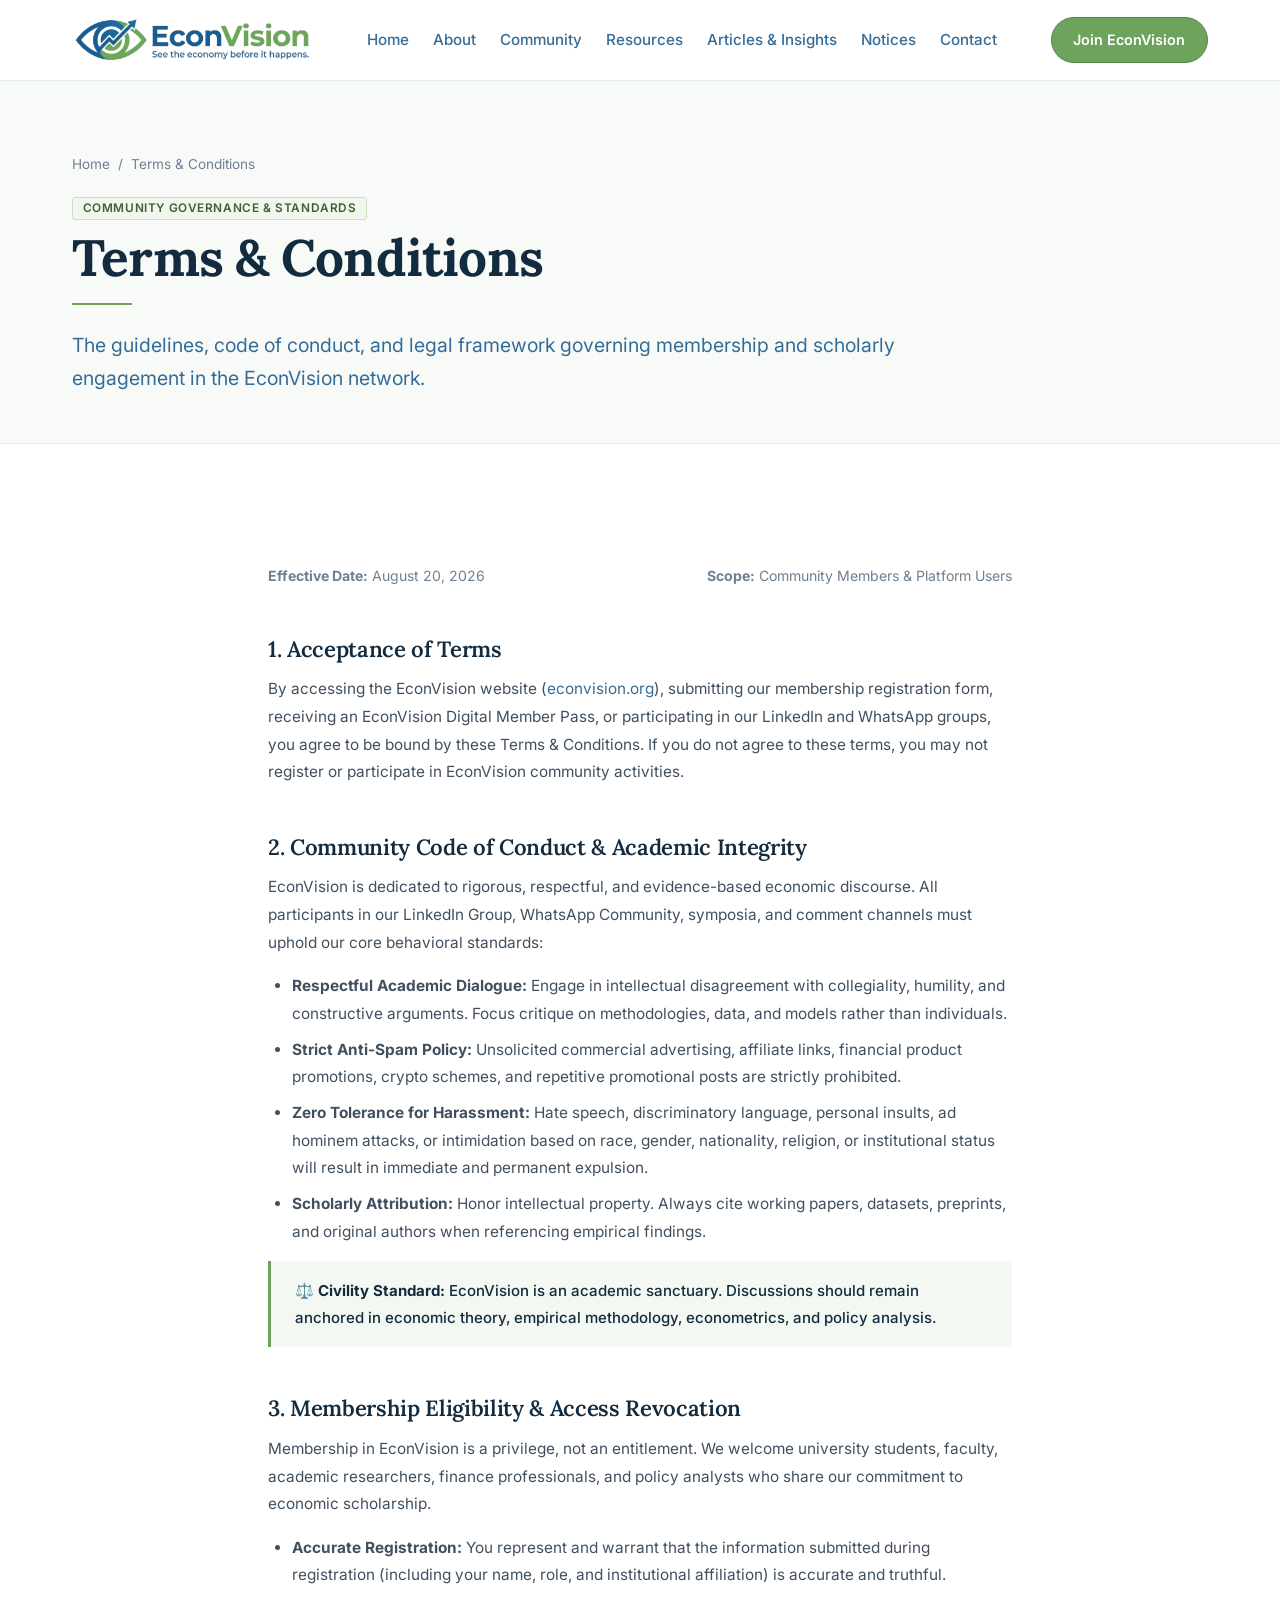
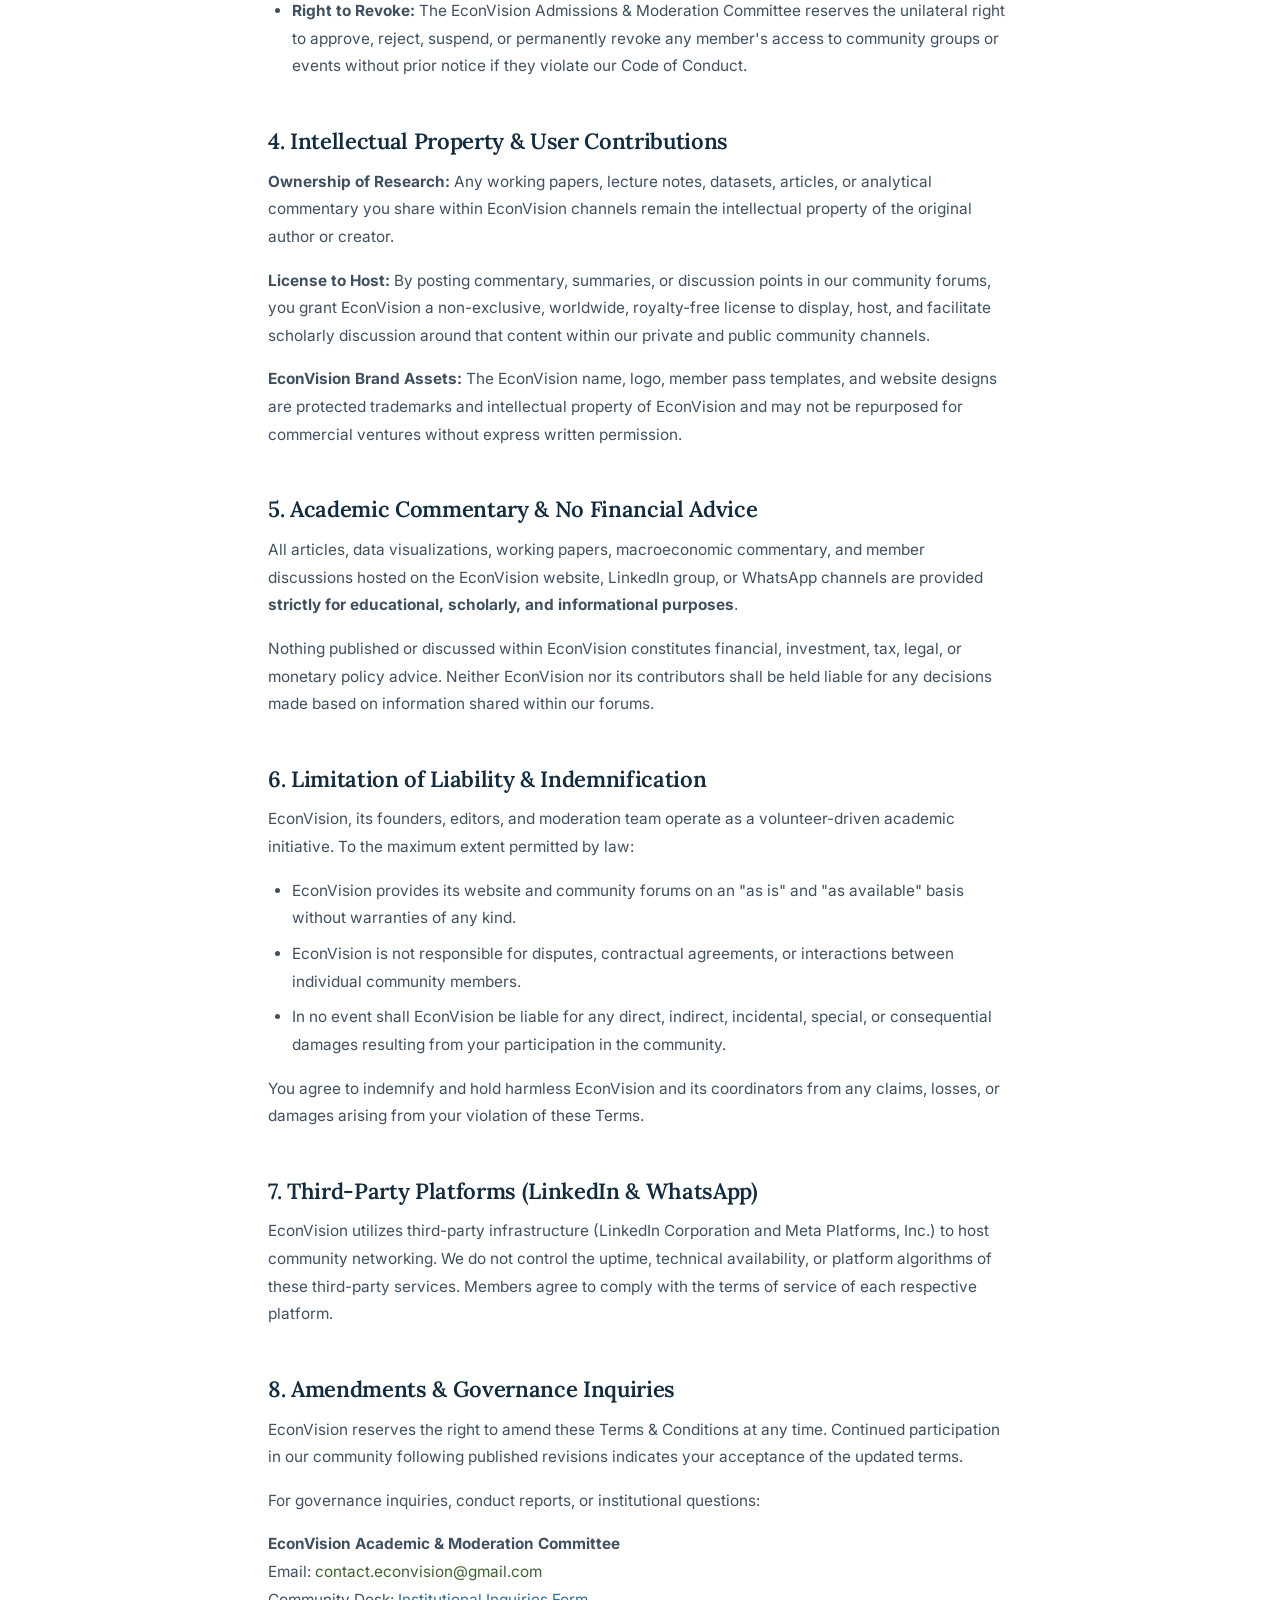
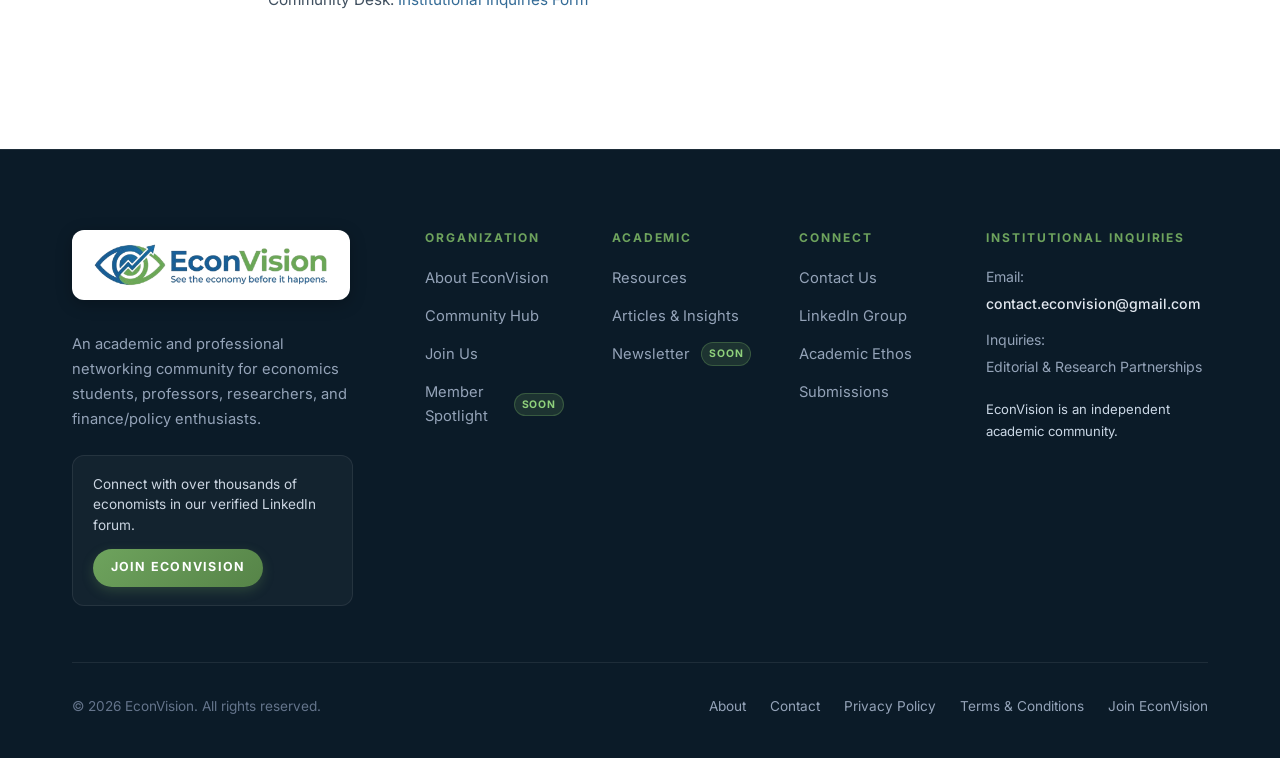
<file: terms.html>
<!DOCTYPE html>
<html lang="en">
<head>
  <meta charset="UTF-8">
  <meta name="viewport" content="width=device-width, initial-scale=1.0">
    <title>Terms & Conditions | EconVision Economics Network</title>
  <meta name="description" content="Review EconVision terms, membership standards, and community code of conduct for economics scholars, policy analysts, researchers, and academic fellows.">
  <meta name="keywords" content="economics scholars, policy analysts, researchers, professional network, economics community, econometrics, macroeconomics">
  <meta name="author" content="EconVision Community">
  <meta name="robots" content="index, follow">
  <link rel="canonical" href="https://econvision.vercel.app/terms.html">

  <!-- Open Graph / Facebook -->
  <meta property="og:type" content="website">
  <meta property="og:site_name" content="EconVision">
  <meta property="og:url" content="https://econvision.vercel.app/terms.html">
  <meta property="og:title" content="Terms & Conditions | EconVision Economics Network">
  <meta property="og:description" content="Review EconVision terms, membership standards, and community code of conduct for economics scholars, policy analysts, researchers, and academic fellows.">
  <meta property="og:image" content="https://econvision.vercel.app/assets/og-image.jpg">
  <meta property="og:image:width" content="1200">
  <meta property="og:image:height" content="630">
  <meta property="og:image:alt" content="EconVision - Economics & Policy Network">

  <!-- Twitter -->
  <meta name="twitter:card" content="summary_large_image">
  <meta name="twitter:url" content="https://econvision.vercel.app/terms.html">
  <meta name="twitter:title" content="Terms & Conditions | EconVision Economics Network">
  <meta name="twitter:description" content="Review EconVision terms, membership standards, and community code of conduct for economics scholars, policy analysts, researchers, and academic fellows.">
  <meta name="twitter:image" content="https://econvision.vercel.app/assets/og-image.jpg">
  <meta name="twitter:image:alt" content="EconVision - Economics & Policy Network">

  
  <!-- Favicon / Tab Icon -->
  <!-- Browser Tab Favicon -->
  <link rel="icon" type="image/jpeg" href="up.jpeg?v=20260822">
  <link rel="shortcut icon" type="image/jpeg" href="up.jpeg?v=20260822">
  <link rel="apple-touch-icon" href="up.jpeg?v=20260822">

  <link rel="stylesheet" href="css/main.css">
  <!-- Schema.org JSON-LD Structured Data -->
  <script type="application/ld+json">
{
  "@context": "https://schema.org",
  "@type": "WebPage",
  "name": "Terms & Conditions | EconVision",
  "url": "https://econvision.vercel.app/terms.html",
  "description": "EconVision terms of service and academic community standards."
}
  </script>
</head>
<body>
  <!-- Global Scroll Progress Indicator -->
  <div class="scroll-progress-bar" id="scrollProgressBar"></div>

  <div class="site-wrapper">
    <!-- Global Sticky Header -->
    <header class="site-header" id="mainHeader">
      <div class="header-container">
        <a href="index.html" class="brand-link" aria-label="EconVision - See the economy before it happens.">
          <img src="logo-original.png" alt="EconVision Logo - See the economy before it happens" class="brand-logo-img">
        </a>

        <!-- Desktop Navigation -->
        <nav class="main-nav" aria-label="Main Navigation">
          <ul class="nav-list">
            <li class="nav-item"><a href="index.html" class="nav-link">Home</a></li>
            <li class="nav-item"><a href="about.html" class="nav-link">About</a></li>
            <li class="nav-item"><a href="community.html" class="nav-link">Community</a></li>
            <li class="nav-item"><a href="resources.html" class="nav-link">Resources</a></li>
            <li class="nav-item"><a href="articles.html" class="nav-link">Articles & Insights</a></li>
            <li class="nav-item"><a href="notifications.html" class="nav-link">Notices</a></li>
            <li class="nav-item"><a href="contact.html" class="nav-link">Contact</a></li>
          </ul>
        </nav>

        <!-- Header Actions -->
        <div class="header-actions">
          <a href="join.html" class="header-cta-btn">
            <span>Join EconVision</span>
          </a>
          <button type="button" class="mobile-menu-toggle" aria-label="Toggle aria-expanded="false">
            <svg viewBox="0 0 24 24" fill="none" stroke="currentColor" stroke-width="2" stroke-linecap="round" stroke-linejoin="round" aria-hidden="true">
              <line x1="3" y1="12" x2="21" y2="12"></line>
              <line x1="3" y1="6" x2="21" y2="6"></line>
              <line x1="3" y1="18" x2="21" y2="18"></line>
            </svg>
          </button>
        </div>
      </div>

      <!-- Mobile Navigation Drawer -->
      <div class="mobile-drawer" id="mobileDrawer">
        <ul class="mobile-nav-list">
          <li><a href="index.html" class="mobile-nav-link">Home</a></li>
          <li><a href="about.html" class="mobile-nav-link">About EconVision</a></li>
          <li><a href="community.html" class="mobile-nav-link">Community</a></li>
          <li><a href="resources.html" class="mobile-nav-link">Resources</a></li>
          <li><a href="articles.html" class="mobile-nav-link">Articles & Insights</a></li>
          <li><a href="notifications.html" class="mobile-nav-link">Notices &amp; Announcements</a></li>
          <li><a href="contact.html" class="mobile-nav-link">Contact</a></li>
          <li><a href="spotlight.html" class="mobile-nav-link">Member Spotlight <span class="future-badge">Soon</span></a></li>
          <li><a href="newsletter.html" class="mobile-nav-link">Newsletter <span class="future-badge">Soon</span></a></li>
        </ul>
        <a href="join.html" class="btn btn-green mobile-drawer-cta">
          Join EconVision
        </a>
      </div>
    </header>

    <!-- Main Content Area -->
    <main class="site-main">
      <!-- Academic Page Header -->
      <section class="page-header">
        <div class="container">
          <ul class="breadcrumbs">
            <li><a href="index.html">Home</a></li>
            <li><span class="separator">/</span></li>
            <li><span>Terms &amp; Conditions</span></li>
          </ul>
          <div class="badge badge-green" style="margin-bottom: var(--space-xs);">Community Governance &amp; Standards</div>
          <h1 class="page-header-title">Terms &amp; Conditions</h1>
          <div class="hairline-green"></div>
          <p class="page-header-description lead">
            The guidelines, code of conduct, and legal framework governing membership and scholarly engagement in the EconVision network.
          </p>
        </div>
      </section>

      <!-- Terms & Conditions Content Section -->
      <section class="section">
        <div class="container">
          <div class="legal-container">
            <article class="legal-card">
              <div class="legal-meta-bar">
                <span><strong>Effective Date:</strong> August 20, 2026</span>
                <span><strong>Scope:</strong> Community Members &amp; Platform Users</span>
              </div>

              <!-- Section 1: Acceptance of Terms -->
              <section class="legal-section">
                <h2>1. Acceptance of Terms</h2>
                <p>
                  By accessing the EconVision website (<a href="https://econvision.org" class="text-navy">econvision.org</a>), submitting our membership registration form, receiving an EconVision Digital Member Pass, or participating in our LinkedIn and WhatsApp groups, you agree to be bound by these Terms &amp; Conditions. If you do not agree to these terms, you may not register or participate in EconVision community activities.
                </p>
              </section>

              <!-- Section 2: Community Code of Conduct & Academic Integrity -->
              <section class="legal-section">
                <h2>2. Community Code of Conduct &amp; Academic Integrity</h2>
                <p>
                  EconVision is dedicated to rigorous, respectful, and evidence-based economic discourse. All participants in our LinkedIn Group, WhatsApp Community, symposia, and comment channels must uphold our core behavioral standards:
                </p>
                <ul>
                  <li><strong>Respectful Academic Dialogue:</strong> Engage in intellectual disagreement with collegiality, humility, and constructive arguments. Focus critique on methodologies, data, and models rather than individuals.</li>
                  <li><strong>Strict Anti-Spam Policy:</strong> Unsolicited commercial advertising, affiliate links, financial product promotions, crypto schemes, and repetitive promotional posts are strictly prohibited.</li>
                  <li><strong>Zero Tolerance for Harassment:</strong> Hate speech, discriminatory language, personal insults, ad hominem attacks, or intimidation based on race, gender, nationality, religion, or institutional status will result in immediate and permanent expulsion.</li>
                  <li><strong>Scholarly Attribution:</strong> Honor intellectual property. Always cite working papers, datasets, preprints, and original authors when referencing empirical findings.</li>
                </ul>

                <div class="legal-callout">
                  <p>
                    ⚖️ <strong>Civility Standard:</strong> EconVision is an academic sanctuary. Discussions should remain anchored in economic theory, empirical methodology, econometrics, and policy analysis.
                  </p>
                </div>
              </section>

              <!-- Section 3: Membership Eligibility & Access Revocation -->
              <section class="legal-section">
                <h2>3. Membership Eligibility &amp; Access Revocation</h2>
                <p>
                  Membership in EconVision is a privilege, not an entitlement. We welcome university students, faculty, academic researchers, finance professionals, and policy analysts who share our commitment to economic scholarship.
                </p>
                <ul>
                  <li><strong>Accurate Registration:</strong> You represent and warrant that the information submitted during registration (including your name, role, and institutional affiliation) is accurate and truthful.</li>
                  <li><strong>Right to Revoke:</strong> The EconVision Admissions &amp; Moderation Committee reserves the unilateral right to approve, reject, suspend, or permanently revoke any member's access to community groups or events without prior notice if they violate our Code of Conduct.</li>
                </ul>
              </section>

              <!-- Section 4: Intellectual Property & Discussion Rights -->
              <section class="legal-section">
                <h2>4. Intellectual Property &amp; User Contributions</h2>
                <p>
                  <strong>Ownership of Research:</strong> Any working papers, lecture notes, datasets, articles, or analytical commentary you share within EconVision channels remain the intellectual property of the original author or creator.
                </p>
                <p>
                  <strong>License to Host:</strong> By posting commentary, summaries, or discussion points in our community forums, you grant EconVision a non-exclusive, worldwide, royalty-free license to display, host, and facilitate scholarly discussion around that content within our private and public community channels.
                </p>
                <p>
                  <strong>EconVision Brand Assets:</strong> The EconVision name, logo, member pass templates, and website designs are protected trademarks and intellectual property of EconVision and may not be repurposed for commercial ventures without express written permission.
                </p>
              </section>

              <!-- Section 5: No Financial or Investment Advice Disclaimer -->
              <section class="legal-section">
                <h2>5. Academic Commentary &amp; No Financial Advice</h2>
                <p>
                  All articles, data visualizations, working papers, macroeconomic commentary, and member discussions hosted on the EconVision website, LinkedIn group, or WhatsApp channels are provided <strong>strictly for educational, scholarly, and informational purposes</strong>.
                </p>
                <p>
                  Nothing published or discussed within EconVision constitutes financial, investment, tax, legal, or monetary policy advice. Neither EconVision nor its contributors shall be held liable for any decisions made based on information shared within our forums.
                </p>
              </section>

              <!-- Section 6: Limitation of Liability -->
              <section class="legal-section">
                <h2>6. Limitation of Liability &amp; Indemnification</h2>
                <p>
                  EconVision, its founders, editors, and moderation team operate as a volunteer-driven academic initiative. To the maximum extent permitted by law:
                </p>
                <ul>
                  <li>EconVision provides its website and community forums on an "as is" and "as available" basis without warranties of any kind.</li>
                  <li>EconVision is not responsible for disputes, contractual agreements, or interactions between individual community members.</li>
                  <li>In no event shall EconVision be liable for any direct, indirect, incidental, special, or consequential damages resulting from your participation in the community.</li>
                </ul>
                <p>
                  You agree to indemnify and hold harmless EconVision and its coordinators from any claims, losses, or damages arising from your violation of these Terms.
                </p>
              </section>

              <!-- Section 7: Third-Party Platforms -->
              <section class="legal-section">
                <h2>7. Third-Party Platforms (LinkedIn &amp; WhatsApp)</h2>
                <p>
                  EconVision utilizes third-party infrastructure (LinkedIn Corporation and Meta Platforms, Inc.) to host community networking. We do not control the uptime, technical availability, or platform algorithms of these third-party services. Members agree to comply with the terms of service of each respective platform.
                </p>
              </section>

              <!-- Section 8: Amendments & Governance Inquiries -->
              <section class="legal-section">
                <h2>8. Amendments &amp; Governance Inquiries</h2>
                <p>
                  EconVision reserves the right to amend these Terms &amp; Conditions at any time. Continued participation in our community following published revisions indicates your acceptance of the updated terms.
                </p>
                <p>
                  For governance inquiries, conduct reports, or institutional questions:
                </p>
                <p>
                  <strong>EconVision Academic &amp; Moderation Committee</strong><br>
                  Email: <a href="https://mail.google.com/mail/?view=cm&fs=1&to=contact.econvision@gmail.com" target="_blank" rel="noopener noreferrer" class="text-green">contact.econvision@gmail.com</a><br>
                  Community Desk: <a href="contact.html" class="text-navy">Institutional Inquiries Form</a>
                </p>
              </section>
            </article>
          </div>
        </div>
      </section>
    </main>

    <!-- Global Academic Footer -->
    <footer class="site-footer">
      <div class="container">
        <div class="footer-top-grid">
          <!-- Brand Column -->
          <div class="footer-brand-col">
            <a href="index.html" class="footer-brand-link" aria-label="EconVision Home">
              <div class="footer-brand-logo-wrap">
                <img src="logo-original.png" alt="EconVision Logo - See the economy before it happens" class="footer-brand-logo-img">
              </div>
            </a>
            <p class="footer-description">
              An academic and professional networking community for economics students, professors, researchers, and finance/policy enthusiasts.
            </p>
            <div class="footer-linkedin-card">
              <p>Connect with over thousands of economists in our verified LinkedIn forum.</p>
              <a href="join.html" class="footer-linkedin-btn">
                <span>Join EconVision</span>
              </a>
            </div>
          </div>

          <!-- Quick Links: Organization -->
          <div>
            <h4 class="footer-heading">Organization</h4>
            <ul class="footer-nav-list">
              <li><a href="about.html" class="footer-nav-link">About EconVision</a></li>
              <li><a href="community.html" class="footer-nav-link">Community Hub</a></li>
              <li><a href="join.html" class="footer-nav-link">Join Us</a></li>
              <li><a href="spotlight.html" class="footer-nav-link">Member Spotlight <span class="future-badge">Soon</span></a></li>
            </ul>
          </div>

          <!-- Quick Links: Academic -->
          <div>
            <h4 class="footer-heading">Academic</h4>
            <ul class="footer-nav-list">
              <li><a href="resources.html" class="footer-nav-link">Resources</a></li>
              <li><a href="articles.html" class="footer-nav-link">Articles &amp; Insights</a></li>
              <li><a href="newsletter.html" class="footer-nav-link">Newsletter <span class="future-badge">Soon</span></a></li>
            </ul>
          </div>

          <!-- Quick Links: Connect -->
          <div>
            <h4 class="footer-heading">Connect</h4>
            <ul class="footer-nav-list">
              <li><a href="contact.html" class="footer-nav-link">Contact Us</a></li>
              <li><a href="https://www.linkedin.com/groups/32720170/" target="_blank" rel="noopener noreferrer" class="footer-nav-link">LinkedIn Group</a></li>
              <li><a href="about.html#governance" class="footer-nav-link">Academic Ethos</a></li>
              <li><a href="articles.html#submissions" class="footer-nav-link">Submissions</a></li>
            </ul>
          </div>

          <!-- Direct Contact Column -->
          <div>
            <h4 class="footer-heading">Institutional Inquiries</h4>
            <div class="footer-contact-info">
              <div class="footer-contact-item">
                <span>Email:</span>
                <a href="https://mail.google.com/mail/?view=cm&fs=1&to=contact.econvision@gmail.com" target="_blank" rel="noopener noreferrer">contact.econvision@gmail.com</a>
              </div>
              <div class="footer-contact-item">
                <span>Inquiries:</span>
                <span>Editorial &amp; Research Partnerships</span>
              </div>
            </div>
            <p style="font-size: 0.82rem; color: var(--color-text-inverse-muted); margin: 0;">
              EconVision is an independent academic community.
            </p>
          </div>
        </div>

        <!-- Footer Bottom Line -->
        <div class="footer-bottom">
          <div>
            &copy; 2026 EconVision. All rights reserved.
          </div>
          <div class="footer-bottom-links">
            <a href="about.html">About</a>
            <a href="contact.html">Contact</a>
            <a href="privacy.html">Privacy Policy</a>
            <a href="terms.html">Terms &amp; Conditions</a>
            <a href="join.html">Join EconVision</a>
          </div>
        </div>
      </div>
    </footer>
  </div>

  <!-- Global Interaction Scripts -->

  <!-- Back to Top Floating Button -->
  <button type="button" class="btn-back-to-top" id="btnBackToTop" aria-label="Scroll back to top">
    <svg viewBox="0 0 24 24" width="20" height="20" aria-hidden="true">
      <polyline points="18 15 12 9 6 15"></polyline>
    </svg>
  </button>



  <script src="js/main.js"></script>
</body>
</html>
</file>
<file: css/main.css>
/* ==========================================================================
   EconVision - Master Stylesheet
   ========================================================================== */

@import url('variables.css');
@import url('base.css');
@import url('layout.css');
@import url('components.css');
</file>
